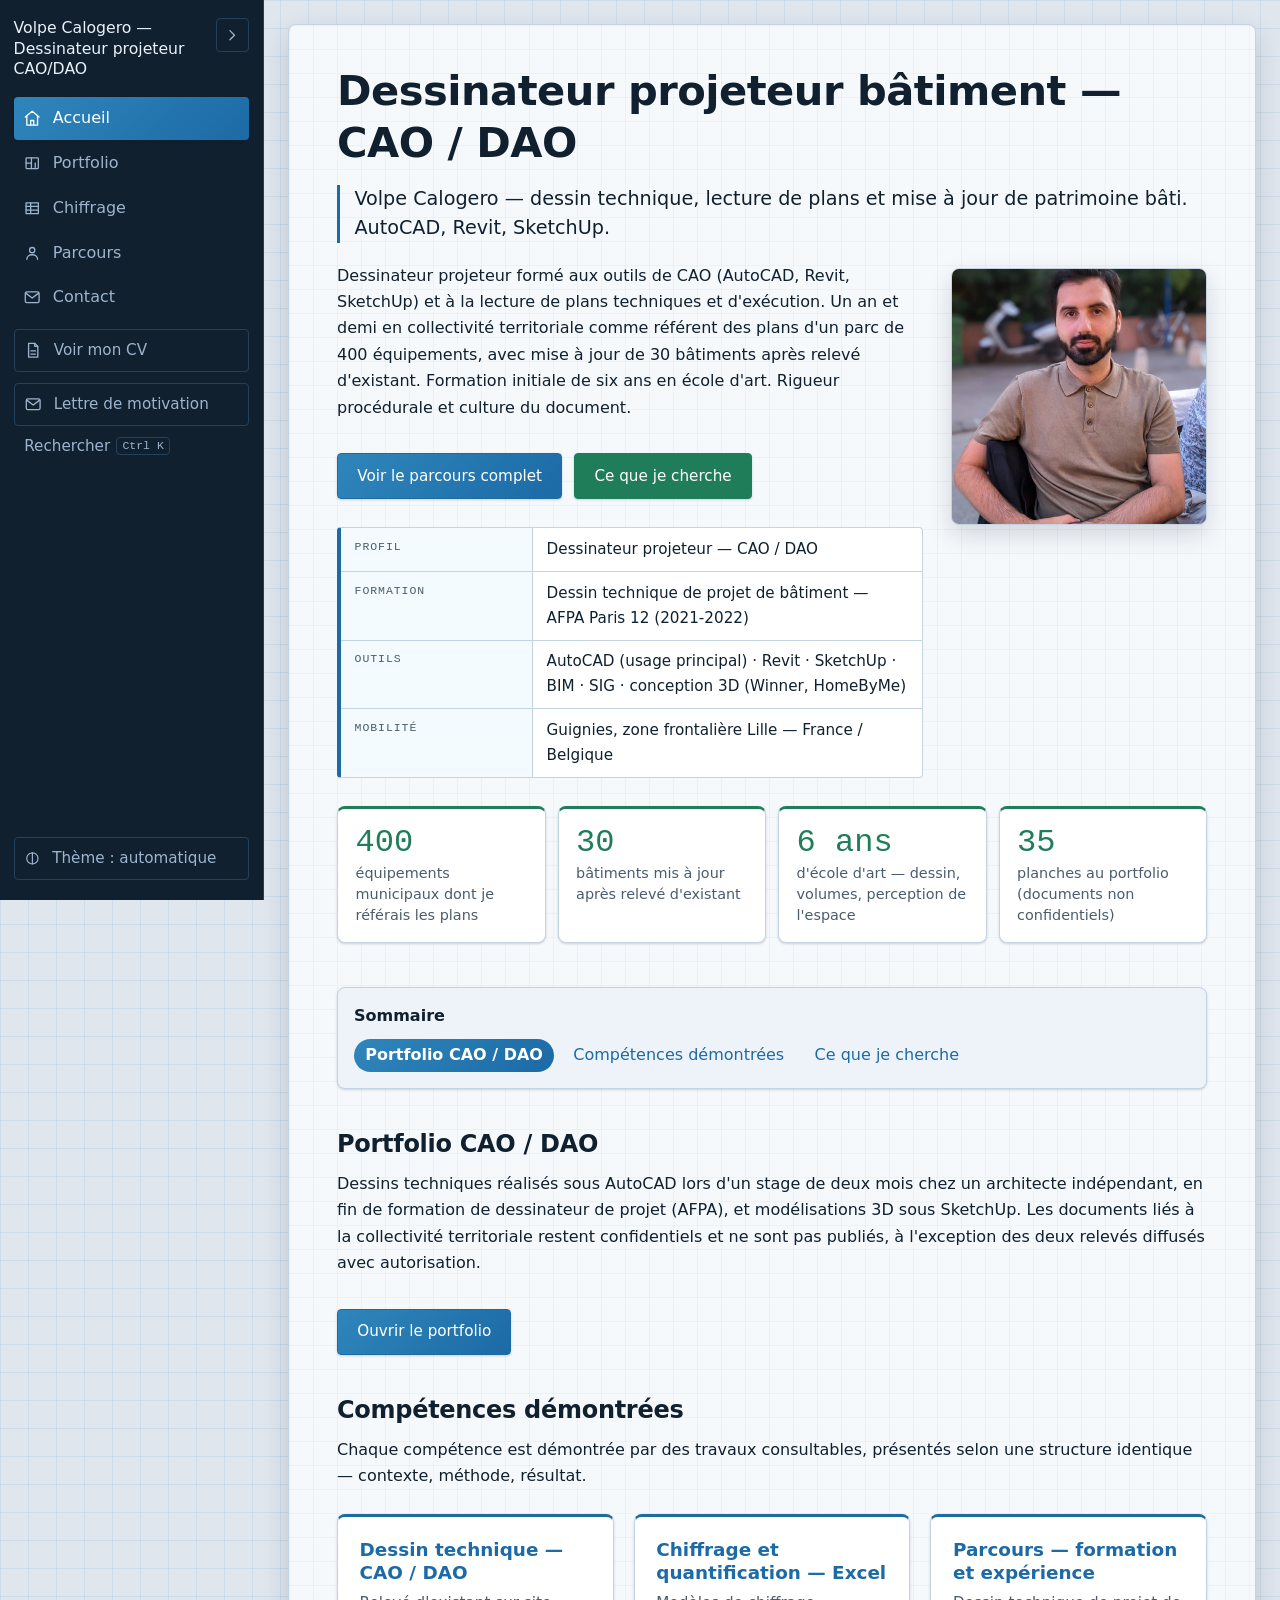
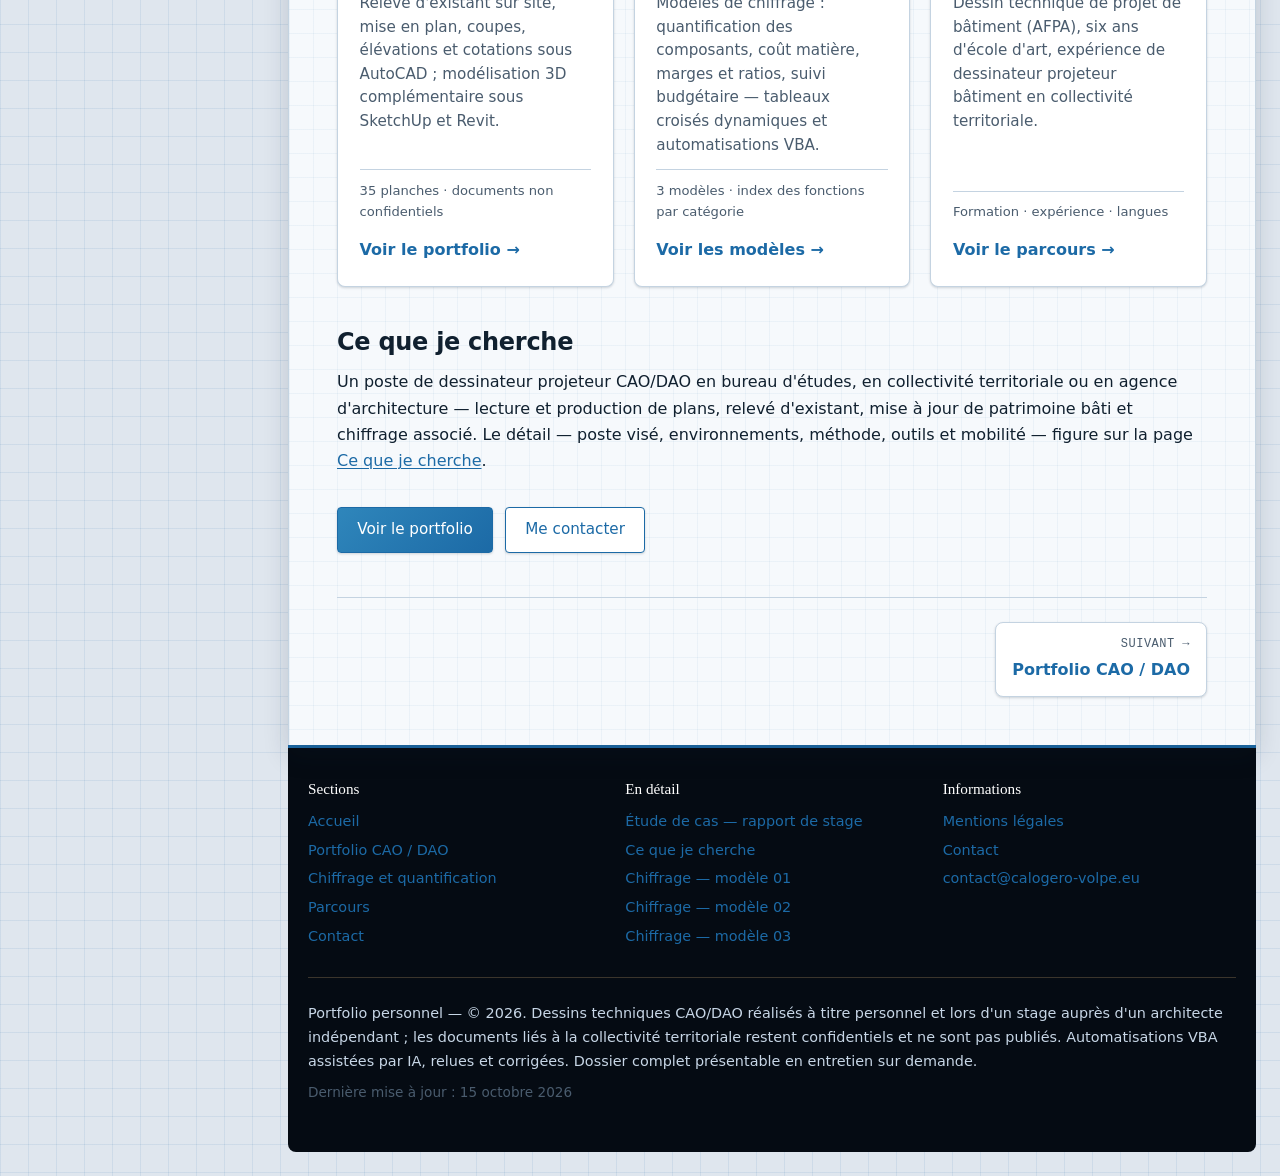
<file: index.html>
<!DOCTYPE html>
<html lang="fr">
<head>
<meta charset="utf-8">
<meta name="viewport" content="width=device-width, initial-scale=1, viewport-fit=cover">
<title>Volpe Calogero — Dessinateur projeteur CAO / DAO</title>
<meta name="description" content="Portfolio de dessin technique CAO/DAO : plans et réalisations sous AutoCAD, relevés d'existant, coupes et élévations. Volpe Calogero, dessinateur projeteur.">
    <meta property="og:type" content="website">
    <meta property="og:site_name" content="Volpe Calogero — Dessinateur projeteur CAO/DAO">
    <meta property="og:locale" content="fr_FR">
    <meta property="og:title" content="Volpe Calogero — Dessinateur projeteur CAO / DAO">
    <meta property="og:description" content="Portfolio de dessin technique CAO/DAO : plans et réalisations sous AutoCAD, relevés d'existant, coupes et élévations.">
    <meta property="og:url" content="https://calogerovolpe.github.io/mes-realisations-batiments/">
<script>try{var t=localStorage.getItem('theme');if(t){document.documentElement.setAttribute('data-theme',t)}}catch(e){}</script>
<link rel="stylesheet" href="assets/css/style.css">
<link rel="stylesheet" href="assets/css/print.css" media="print">
<script src="assets/js/main.js" defer></script>
</head>
<body>
  <a class="skip-link" href="#contenu">Aller au contenu</a>
<input type="checkbox" id="nav-reduit" class="nav-reduit" aria-label="Réduire ou déployer le menu">
<aside class="site-sidebar">
  <div class="sidebar-tete">
    <a class="site-title" href="index.html" aria-label="Volpe Calogero — Dessinateur projeteur CAO/DAO"><span class="marque-nom">Volpe Calogero — Dessinateur projeteur CAO/DAO</span><span class="marque-sigle" aria-hidden="true">VC</span></a>
    <label for="nav-reduit" class="sidebar-bascule"><svg class="nav-ico" viewBox="0 0 24 24" aria-hidden="true" focusable="false"><path d="m9 6 6 6-6 6"/></svg><span class="visually-hidden">Réduire ou déployer le menu</span></label>
  </div>
  <nav class="site-nav" aria-label="Navigation principale">
    <ul>
        <li><a href="index.html" aria-current="page"><svg class="nav-ico" viewBox="0 0 24 24" aria-hidden="true" focusable="false"><path d="M3 10.5 12 3l9 7.5"/><path d="M5 9.5V21h14V9.5"/><path d="M10 21v-6h4v6"/></svg><span class="nav-libelle">Accueil</span></a></li>
        <li><a href="portfolio.html"><svg class="nav-ico" viewBox="0 0 24 24" aria-hidden="true" focusable="false"><rect x="4" y="5" width="16" height="14" rx="1"/><path d="M4 12h7"/><path d="M11 5v14"/><path d="M16 12v7"/></svg><span class="nav-libelle">Portfolio</span></a></li>
        <li><a href="excel.html"><svg class="nav-ico" viewBox="0 0 24 24" aria-hidden="true" focusable="false"><path d="M4 5h16v14H4z"/><path d="M4 9.5h16"/><path d="M4 14.5h16"/><path d="M10 5v14"/></svg><span class="nav-libelle">Chiffrage</span></a></li>
        <li><a href="parcours.html"><svg class="nav-ico" viewBox="0 0 24 24" aria-hidden="true" focusable="false"><circle cx="12" cy="8" r="3.4"/><path d="M5 20c0-3.6 3.1-6 7-6s7 2.4 7 6"/></svg><span class="nav-libelle">Parcours</span></a></li>
        <li><a href="contact.html"><svg class="nav-ico" viewBox="0 0 24 24" aria-hidden="true" focusable="false"><rect x="3" y="5" width="18" height="14" rx="2"/><path d="m4 7 8 6 8-6"/></svg><span class="nav-libelle">Contact</span></a></li>
    </ul>
  </nav>
</aside>
<main class="site-main" id="contenu">
  <h1>Dessinateur projeteur bâtiment — CAO / DAO</h1>
  <p class="accroche">Volpe Calogero — dessin technique, lecture de plans et mise à jour de patrimoine bâti. AutoCAD, Revit, SketchUp.</p>
  <figure class="photo-profil">
    <img src="assets/img/photo-profil.jpg" alt="Portrait" width="478" height="480">
  </figure>
  <p>Dessinateur projeteur formé aux outils de CAO (AutoCAD, Revit, SketchUp) et à la lecture de plans techniques et d'exécution. Un an et demi en collectivité territoriale comme référent des plans d'un parc de 400 équipements, avec mise à jour de 30 bâtiments après relevé d'existant. Formation initiale de six ans en école d'art. Rigueur procédurale et culture du document.</p>
  <div class="cta"><a class="btn" href="parcours.html">Voir le parcours complet</a> <a class="btn btn-vert" href="ce-que-je-cherche.html">Ce que je cherche</a></div>

  <div class="cartouche">
    <div class="cartouche-ligne"><span class="cartouche-cle">Profil</span><span class="cartouche-val">Dessinateur projeteur — CAO / DAO</span></div>
    <div class="cartouche-ligne"><span class="cartouche-cle">Formation</span><span class="cartouche-val">Dessin technique de projet de bâtiment — AFPA Paris 12 (2021-2022)</span></div>
    <div class="cartouche-ligne"><span class="cartouche-cle">Outils</span><span class="cartouche-val">AutoCAD (usage principal) · Revit · SketchUp · BIM · SIG · conception 3D (Winner, HomeByMe)</span></div>
    <div class="cartouche-ligne"><span class="cartouche-cle">Mobilité</span><span class="cartouche-val">Guignies, zone frontalière Lille — France / Belgique</span></div>
  </div>

  <ul class="stats">
    <li class="stat"><span class="stat-valeur">400</span><span class="stat-libelle">équipements municipaux dont je référais les plans</span></li>
    <li class="stat"><span class="stat-valeur">30</span><span class="stat-libelle">bâtiments mis à jour après relevé d'existant</span></li>
    <li class="stat"><span class="stat-valeur">6 ans</span><span class="stat-libelle">d'école d'art — dessin, volumes, perception de l'espace</span></li>
    <li class="stat"><span class="stat-valeur">35</span><span class="stat-libelle">planches au portfolio (documents non confidentiels)</span></li>
  </ul>
  <h2 id="portfolio">Portfolio CAO / DAO</h2>
  <p>Dessins techniques réalisés sous AutoCAD lors d'un stage de deux mois chez un architecte indépendant, en fin de formation de dessinateur de projet (AFPA), et modélisations 3D sous SketchUp. Les documents liés à la collectivité territoriale restent confidentiels et ne sont pas publiés, à l'exception des deux relevés diffusés avec autorisation.</p>
  <p class="cta"><a class="btn" href="portfolio.html">Ouvrir le portfolio</a></p>

  <h2 id="competences">Compétences démontrées</h2>
  <p>Chaque compétence est démontrée par des travaux consultables, présentés selon une structure identique — contexte, méthode, résultat.</p>
  <div class="competences">
    <section class="competence">
      <h3 class="competence-titre"><a href="portfolio.html">Dessin technique — CAO / DAO</a></h3>
      <p class="competence-texte">Relevé d'existant sur site, mise en plan, coupes, élévations et cotations sous AutoCAD ; modélisation 3D complémentaire sous SketchUp et Revit.</p>
      <p class="competence-meta">35 planches · documents non confidentiels</p>
      <p class="competence-action"><a class="competence-lien" href="portfolio.html">Voir le portfolio <span aria-hidden="true">→</span></a></p>
    </section>
    <section class="competence">
      <h3 class="competence-titre"><a href="excel.html">Chiffrage et quantification — Excel</a></h3>
      <p class="competence-texte">Modèles de chiffrage : quantification des composants, coût matière, marges et ratios, suivi budgétaire — tableaux croisés dynamiques et automatisations VBA.</p>
      <p class="competence-meta">3 modèles · index des fonctions par catégorie</p>
      <p class="competence-action"><a class="competence-lien" href="excel.html">Voir les modèles <span aria-hidden="true">→</span></a></p>
    </section>
    <section class="competence">
      <h3 class="competence-titre"><a href="parcours.html">Parcours — formation et expérience</a></h3>
      <p class="competence-texte">Dessin technique de projet de bâtiment (AFPA), six ans d'école d'art, expérience de dessinateur projeteur bâtiment en collectivité territoriale.</p>
      <p class="competence-meta">Formation · expérience · langues</p>
      <p class="competence-action"><a class="competence-lien" href="parcours.html">Voir le parcours <span aria-hidden="true">→</span></a></p>
    </section>
  </div>

  <h2 id="recherche">Ce que je cherche</h2>
  <p>Un poste de dessinateur projeteur CAO/DAO en bureau d'études, en collectivité territoriale ou en agence d'architecture — lecture et production de plans, relevé d'existant, mise à jour de patrimoine bâti et chiffrage associé. Le détail — poste visé, environnements, méthode, outils et mobilité — figure sur la page <a href="ce-que-je-cherche.html">Ce que je cherche</a>.</p>

  <div class="cta">
    <a class="btn" href="portfolio.html">Voir le portfolio</a>
    <a class="btn btn-secondaire" href="contact.html">Me contacter</a>
  </div>

  <nav class="nav-fin" aria-label="Navigation entre les sections">
    <a class="nav-fin-lien nav-fin-suivant" href="portfolio.html">
      <span class="nav-fin-direction">Suivant →</span>
      <span class="nav-fin-titre">Portfolio CAO / DAO</span>
    </a>
  </nav>
</main>
<footer class="site-footer">
  <div class="site-footer-inner">
    <nav class="footer-nav" aria-label="Navigation de pied de page">
      <div class="footer-nav-groupe">
        <span class="footer-nav-titre">Sections</span>
        <ul>
          <li><a href="index.html">Accueil</a></li>
          <li><a href="portfolio.html">Portfolio CAO / DAO</a></li>
          <li><a href="excel.html">Chiffrage et quantification</a></li>
          <li><a href="parcours.html">Parcours</a></li>
          <li><a href="contact.html">Contact</a></li>
        </ul>
      </div>
      <div class="footer-nav-groupe">
        <span class="footer-nav-titre">En détail</span>
        <ul>
          <li><a href="etude-cas-rapport-stage.html">Étude de cas — rapport de stage</a></li>
          <li><a href="ce-que-je-cherche.html">Ce que je cherche</a></li>
          <li><a href="excel-modele-01-rentabilite.html">Chiffrage — modèle 01</a></li>
          <li><a href="excel-modele-02-cout-matiere.html">Chiffrage — modèle 02</a></li>
          <li><a href="excel-modele-03-investissement.html">Chiffrage — modèle 03</a></li>
        </ul>
      </div>
      <div class="footer-nav-groupe">
        <span class="footer-nav-titre">Informations</span>
        <ul>
          <li><a href="mentions-legales.html">Mentions légales</a></li>
          <li><a href="contact.html">Contact</a></li>
          <li><a href="mailto:contact@calogero-volpe.eu">contact@calogero-volpe.eu</a></li>
        </ul>
      </div>
    </nav>
    <p>Portfolio personnel — © 2026. Dessins techniques CAO/DAO réalisés à titre personnel et lors d'un stage auprès d'un architecte indépendant ; les documents liés à la collectivité territoriale restent confidentiels et ne sont pas publiés. Automatisations VBA assistées par IA, relues et corrigées. Dossier complet présentable en entretien sur demande.</p>
    <p class="maj">Dernière mise à jour : 15 octobre 2026</p>
  </div>
</footer>
</body>
</html>
</file>
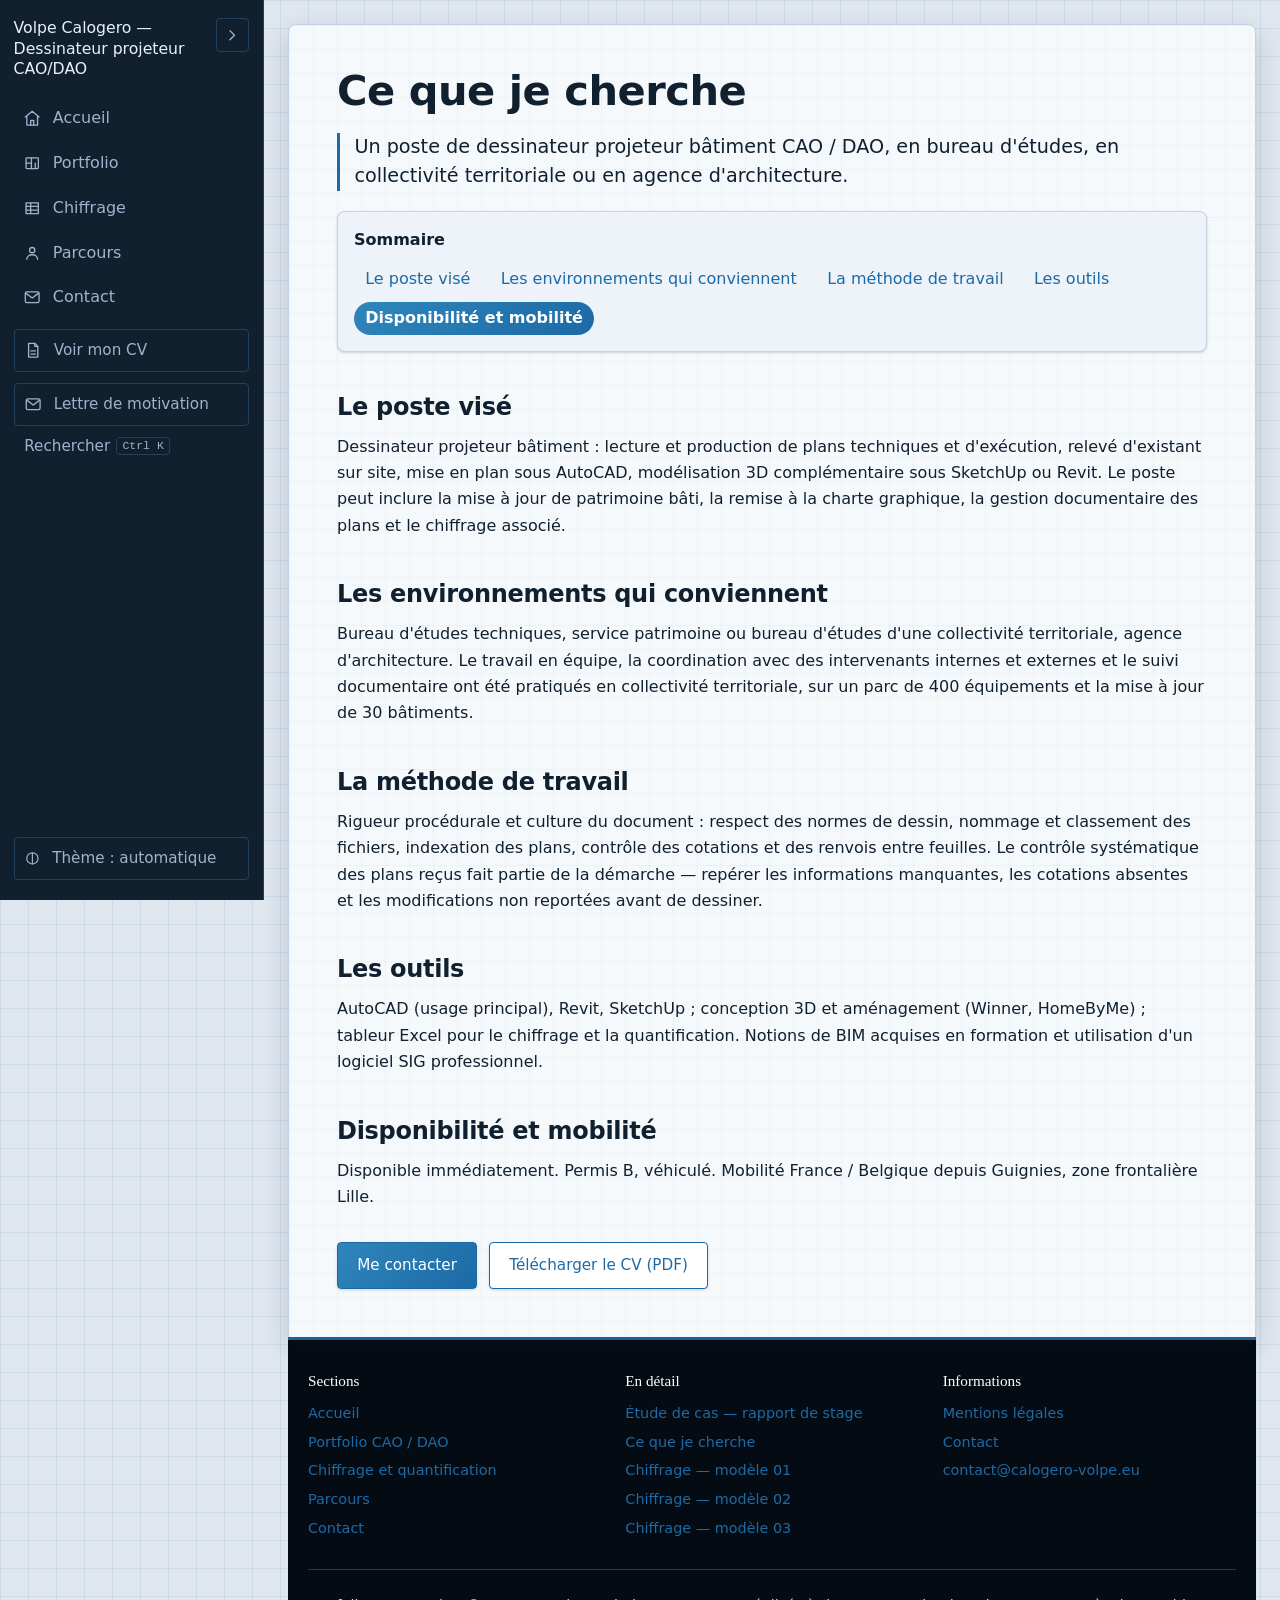
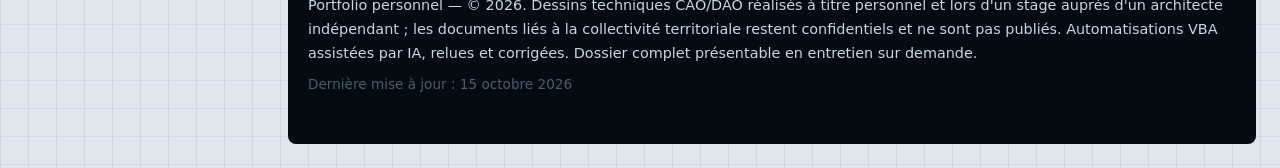
<file: ce-que-je-cherche.html>
<!DOCTYPE html>
<html lang="fr">
<head>
<meta charset="utf-8">
<meta name="viewport" content="width=device-width, initial-scale=1, viewport-fit=cover">
<title>Ce que je cherche — Volpe Calogero — Dessinateur projeteur CAO/DAO</title>
<meta name="description" content="Poste recherché : dessinateur projeteur bâtiment CAO/DAO en bureau d'études, en collectivité territoriale ou en agence d'architecture. Environnements, méthode, outils, mobilité.">
    <meta property="og:type" content="website">
    <meta property="og:site_name" content="Volpe Calogero — Dessinateur projeteur CAO/DAO">
    <meta property="og:locale" content="fr_FR">
    <meta property="og:title" content="Ce que je cherche — Volpe Calogero — Dessinateur projeteur CAO/DAO">
    <meta property="og:description" content="Poste recherché : dessinateur projeteur bâtiment CAO/DAO en bureau d'études, en collectivité territoriale ou en agence d'architecture.">
    <meta property="og:url" content="https://calogerovolpe.github.io/mes-realisations-batiments/ce-que-je-cherche.html">
<script>try{var t=localStorage.getItem('theme');if(t){document.documentElement.setAttribute('data-theme',t)}}catch(e){}</script>
<link rel="stylesheet" href="assets/css/style.css">
<link rel="stylesheet" href="assets/css/print.css" media="print">
<script src="assets/js/main.js" defer></script>
</head>
<body>
  <a class="skip-link" href="#contenu">Aller au contenu</a>
<input type="checkbox" id="nav-reduit" class="nav-reduit" aria-label="Réduire ou déployer le menu">
<aside class="site-sidebar">
  <div class="sidebar-tete">
    <a class="site-title" href="index.html" aria-label="Volpe Calogero — Dessinateur projeteur CAO/DAO"><span class="marque-nom">Volpe Calogero — Dessinateur projeteur CAO/DAO</span><span class="marque-sigle" aria-hidden="true">VC</span></a>
    <label for="nav-reduit" class="sidebar-bascule"><svg class="nav-ico" viewBox="0 0 24 24" aria-hidden="true" focusable="false"><path d="m9 6 6 6-6 6"/></svg><span class="visually-hidden">Réduire ou déployer le menu</span></label>
  </div>
  <nav class="site-nav" aria-label="Navigation principale">
    <ul>
        <li><a href="index.html"><svg class="nav-ico" viewBox="0 0 24 24" aria-hidden="true" focusable="false"><path d="M3 10.5 12 3l9 7.5"/><path d="M5 9.5V21h14V9.5"/><path d="M10 21v-6h4v6"/></svg><span class="nav-libelle">Accueil</span></a></li>
        <li><a href="portfolio.html"><svg class="nav-ico" viewBox="0 0 24 24" aria-hidden="true" focusable="false"><rect x="4" y="5" width="16" height="14" rx="1"/><path d="M4 12h7"/><path d="M11 5v14"/><path d="M16 12v7"/></svg><span class="nav-libelle">Portfolio</span></a></li>
        <li><a href="excel.html"><svg class="nav-ico" viewBox="0 0 24 24" aria-hidden="true" focusable="false"><path d="M4 5h16v14H4z"/><path d="M4 9.5h16"/><path d="M4 14.5h16"/><path d="M10 5v14"/></svg><span class="nav-libelle">Chiffrage</span></a></li>
        <li><a href="parcours.html"><svg class="nav-ico" viewBox="0 0 24 24" aria-hidden="true" focusable="false"><circle cx="12" cy="8" r="3.4"/><path d="M5 20c0-3.6 3.1-6 7-6s7 2.4 7 6"/></svg><span class="nav-libelle">Parcours</span></a></li>
        <li><a href="contact.html"><svg class="nav-ico" viewBox="0 0 24 24" aria-hidden="true" focusable="false"><rect x="3" y="5" width="18" height="14" rx="2"/><path d="m4 7 8 6 8-6"/></svg><span class="nav-libelle">Contact</span></a></li>
    </ul>
  </nav>
</aside>
<main class="site-main" id="contenu">
  <h1>Ce que je cherche</h1>
  <p class="accroche">Un poste de dessinateur projeteur bâtiment CAO / DAO, en bureau d'études, en collectivité territoriale ou en agence d'architecture.</p>
  <h2>Le poste visé</h2>
  <p>Dessinateur projeteur bâtiment : lecture et production de plans techniques et d'exécution, relevé d'existant sur site, mise en plan sous AutoCAD, modélisation 3D complémentaire sous SketchUp ou Revit. Le poste peut inclure la mise à jour de patrimoine bâti, la remise à la charte graphique, la gestion documentaire des plans et le chiffrage associé.</p>

  <h2>Les environnements qui conviennent</h2>
  <p>Bureau d'études techniques, service patrimoine ou bureau d'études d'une collectivité territoriale, agence d'architecture. Le travail en équipe, la coordination avec des intervenants internes et externes et le suivi documentaire ont été pratiqués en collectivité territoriale, sur un parc de 400 équipements et la mise à jour de 30 bâtiments.</p>

  <h2>La méthode de travail</h2>
  <p>Rigueur procédurale et culture du document : respect des normes de dessin, nommage et classement des fichiers, indexation des plans, contrôle des cotations et des renvois entre feuilles. Le contrôle systématique des plans reçus fait partie de la démarche — repérer les informations manquantes, les cotations absentes et les modifications non reportées avant de dessiner.</p>

  <h2>Les outils</h2>
  <p>AutoCAD (usage principal), Revit, SketchUp ; conception 3D et aménagement (Winner, HomeByMe) ; tableur Excel pour le chiffrage et la quantification. Notions de BIM acquises en formation et utilisation d'un logiciel SIG professionnel.</p>

  <h2>Disponibilité et mobilité</h2>
  <p>Disponible immédiatement. Permis B, véhiculé. Mobilité France / Belgique depuis Guignies, zone frontalière Lille.</p>

  <div class="cta">
    <a class="btn" href="contact.html">Me contacter</a>
    <a class="btn btn-secondaire" href="assets/fichiers/cv-volpe-calogero.pdf">Télécharger le CV (PDF)</a>
  </div>

</main>
<footer class="site-footer">
  <div class="site-footer-inner">
    <nav class="footer-nav" aria-label="Navigation de pied de page">
      <div class="footer-nav-groupe">
        <span class="footer-nav-titre">Sections</span>
        <ul>
          <li><a href="index.html">Accueil</a></li>
          <li><a href="portfolio.html">Portfolio CAO / DAO</a></li>
          <li><a href="excel.html">Chiffrage et quantification</a></li>
          <li><a href="parcours.html">Parcours</a></li>
          <li><a href="contact.html">Contact</a></li>
        </ul>
      </div>
      <div class="footer-nav-groupe">
        <span class="footer-nav-titre">En détail</span>
        <ul>
          <li><a href="etude-cas-rapport-stage.html">Étude de cas — rapport de stage</a></li>
          <li><a href="ce-que-je-cherche.html">Ce que je cherche</a></li>
          <li><a href="excel-modele-01-rentabilite.html">Chiffrage — modèle 01</a></li>
          <li><a href="excel-modele-02-cout-matiere.html">Chiffrage — modèle 02</a></li>
          <li><a href="excel-modele-03-investissement.html">Chiffrage — modèle 03</a></li>
        </ul>
      </div>
      <div class="footer-nav-groupe">
        <span class="footer-nav-titre">Informations</span>
        <ul>
          <li><a href="mentions-legales.html">Mentions légales</a></li>
          <li><a href="contact.html">Contact</a></li>
          <li><a href="mailto:contact@calogero-volpe.eu">contact@calogero-volpe.eu</a></li>
        </ul>
      </div>
    </nav>
    <p>Portfolio personnel — © 2026. Dessins techniques CAO/DAO réalisés à titre personnel et lors d'un stage auprès d'un architecte indépendant ; les documents liés à la collectivité territoriale restent confidentiels et ne sont pas publiés. Automatisations VBA assistées par IA, relues et corrigées. Dossier complet présentable en entretien sur demande.</p>
    <p class="maj">Dernière mise à jour : 15 octobre 2026</p>
  </div>
</footer>
</body>
</html>
</file>
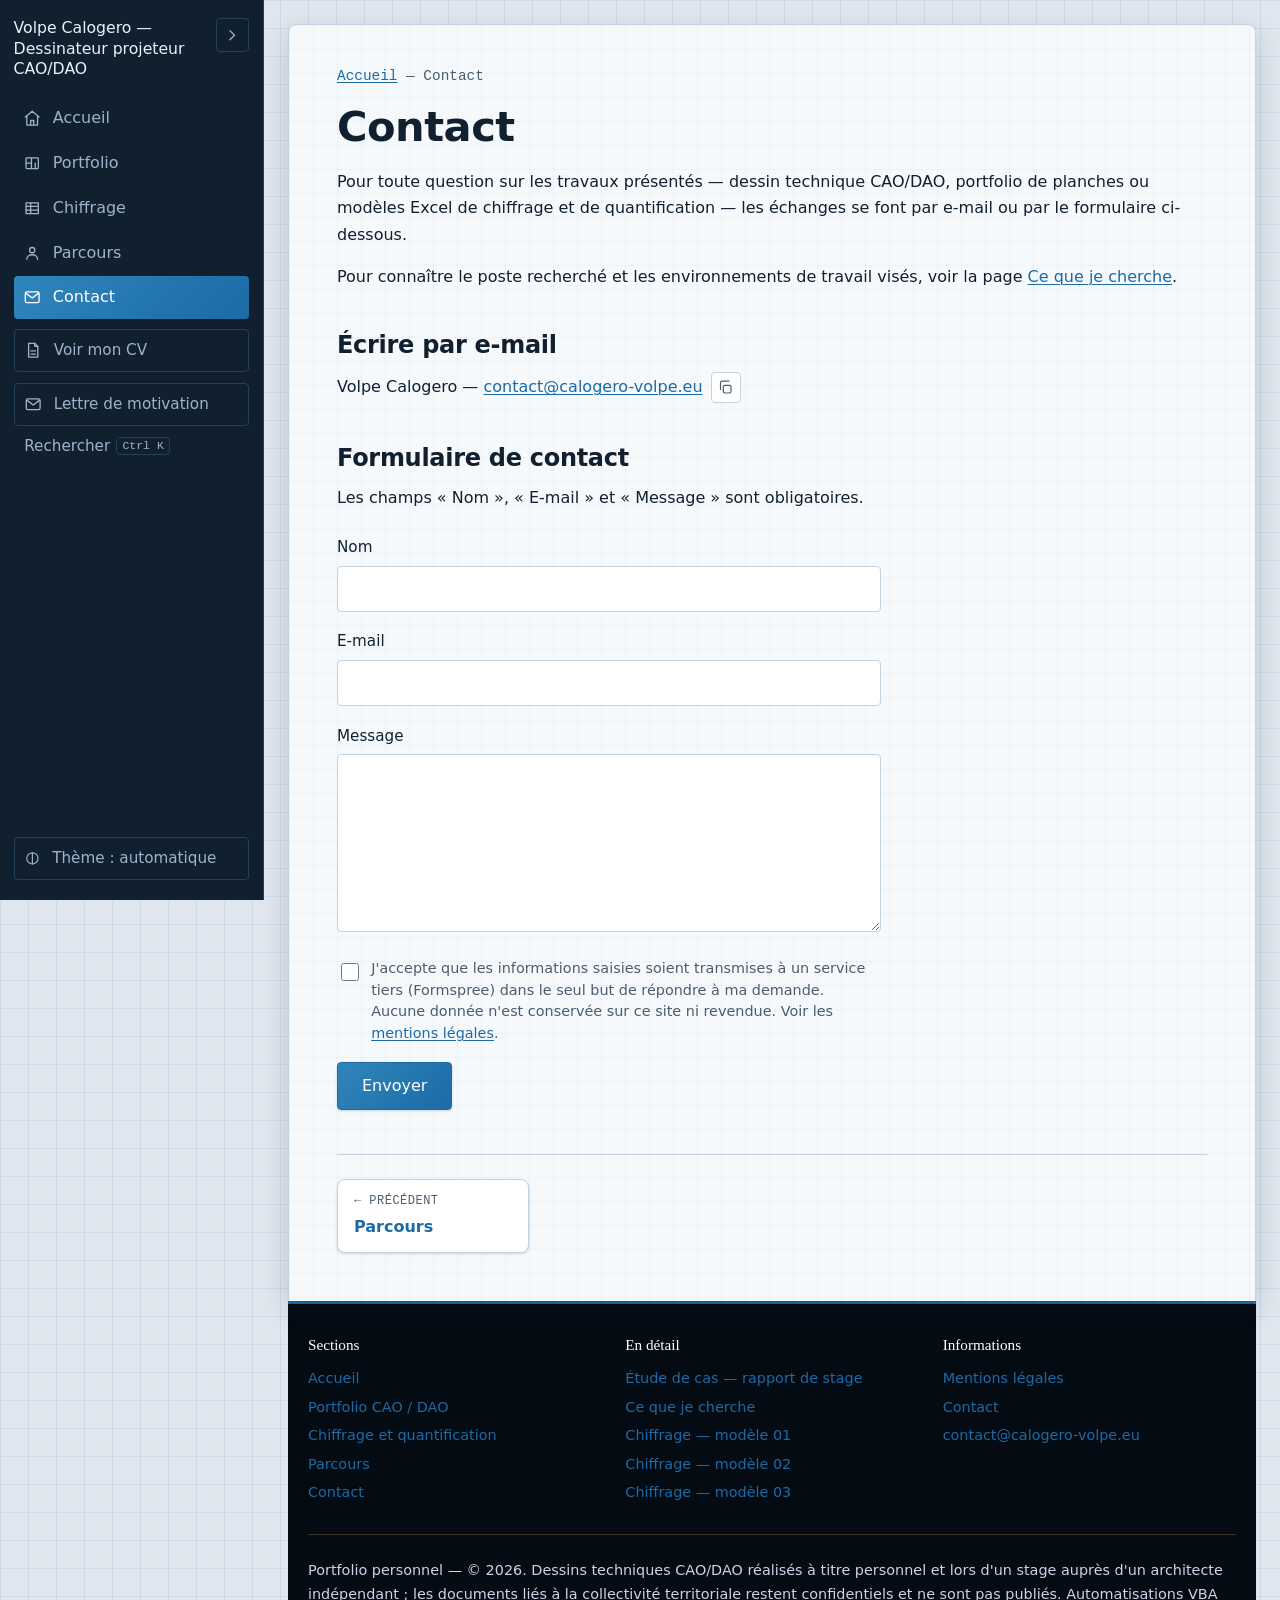
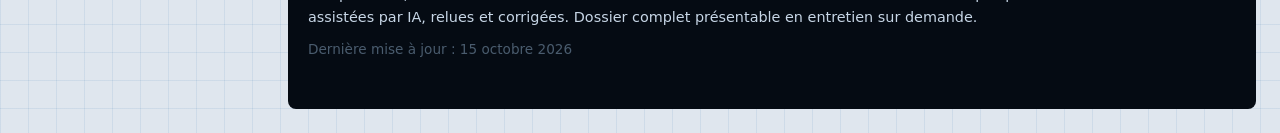
<file: contact.html>
<!DOCTYPE html>
<html lang="fr">
<head>
<meta charset="utf-8">
<meta name="viewport" content="width=device-width, initial-scale=1, viewport-fit=cover">
<title>Contact — Volpe Calogero — Dessinateur projeteur CAO/DAO</title>
<meta name="description" content="Formulaire de contact du portfolio : dessin technique CAO/DAO, portfolio de planches et modèles de chiffrage. Écrire pour demander des précisions sur les travaux présentés.">
    <meta property="og:type" content="website">
    <meta property="og:site_name" content="Volpe Calogero — Dessinateur projeteur CAO/DAO">
    <meta property="og:locale" content="fr_FR">
    <meta property="og:title" content="Contact — Volpe Calogero — Dessinateur projeteur CAO/DAO">
    <meta property="og:description" content="Formulaire de contact du portfolio : dessin technique CAO/DAO, portfolio de planches et modèles de chiffrage. Écrire pour demander des précisions sur les travaux présentés.">
    <meta property="og:url" content="https://calogerovolpe.github.io/mes-realisations-batiments/contact.html">
<script>try{var t=localStorage.getItem('theme');if(t){document.documentElement.setAttribute('data-theme',t)}}catch(e){}</script>
<link rel="stylesheet" href="assets/css/style.css">
<link rel="stylesheet" href="assets/css/print.css" media="print">
<script src="assets/js/main.js" defer></script>
</head>
<body>
  <a class="skip-link" href="#contenu">Aller au contenu</a>
<input type="checkbox" id="nav-reduit" class="nav-reduit" aria-label="Réduire ou déployer le menu">
<aside class="site-sidebar">
  <div class="sidebar-tete">
    <a class="site-title" href="index.html" aria-label="Volpe Calogero — Dessinateur projeteur CAO/DAO"><span class="marque-nom">Volpe Calogero — Dessinateur projeteur CAO/DAO</span><span class="marque-sigle" aria-hidden="true">VC</span></a>
    <label for="nav-reduit" class="sidebar-bascule"><svg class="nav-ico" viewBox="0 0 24 24" aria-hidden="true" focusable="false"><path d="m9 6 6 6-6 6"/></svg><span class="visually-hidden">Réduire ou déployer le menu</span></label>
  </div>
  <nav class="site-nav" aria-label="Navigation principale">
    <ul>
        <li><a href="index.html"><svg class="nav-ico" viewBox="0 0 24 24" aria-hidden="true" focusable="false"><path d="M3 10.5 12 3l9 7.5"/><path d="M5 9.5V21h14V9.5"/><path d="M10 21v-6h4v6"/></svg><span class="nav-libelle">Accueil</span></a></li>
        <li><a href="portfolio.html"><svg class="nav-ico" viewBox="0 0 24 24" aria-hidden="true" focusable="false"><rect x="4" y="5" width="16" height="14" rx="1"/><path d="M4 12h7"/><path d="M11 5v14"/><path d="M16 12v7"/></svg><span class="nav-libelle">Portfolio</span></a></li>
        <li><a href="excel.html"><svg class="nav-ico" viewBox="0 0 24 24" aria-hidden="true" focusable="false"><path d="M4 5h16v14H4z"/><path d="M4 9.5h16"/><path d="M4 14.5h16"/><path d="M10 5v14"/></svg><span class="nav-libelle">Chiffrage</span></a></li>
        <li><a href="parcours.html"><svg class="nav-ico" viewBox="0 0 24 24" aria-hidden="true" focusable="false"><circle cx="12" cy="8" r="3.4"/><path d="M5 20c0-3.6 3.1-6 7-6s7 2.4 7 6"/></svg><span class="nav-libelle">Parcours</span></a></li>
        <li><a href="contact.html" aria-current="page"><svg class="nav-ico" viewBox="0 0 24 24" aria-hidden="true" focusable="false"><rect x="3" y="5" width="18" height="14" rx="2"/><path d="m4 7 8 6 8-6"/></svg><span class="nav-libelle">Contact</span></a></li>
    </ul>
  </nav>
</aside>
<main class="site-main" id="contenu">
  <p class="fil-ariane"><a href="index.html">Accueil</a> — Contact</p>
  <h1>Contact</h1>
  <p>Pour toute question sur les travaux présentés — dessin technique CAO/DAO, portfolio de planches ou modèles Excel de chiffrage et de quantification — les échanges se font par e-mail ou par le formulaire ci-dessous.</p>
  <p>Pour connaître le poste recherché et les environnements de travail visés, voir la page <a href="ce-que-je-cherche.html">Ce que je cherche</a>.</p>

  <h2>Écrire par e-mail</h2>
  <p>Volpe Calogero — <a href="mailto:contact@calogero-volpe.eu">contact@calogero-volpe.eu</a></p>

  <h2>Formulaire de contact</h2>
  <p>Les champs « Nom », « E-mail » et « Message » sont obligatoires.</p>
  <!-- Formulaire traité par le service tiers Formspree. Remplacer VOTRE_ID par l'identifiant du formulaire. -->
  <form class="form" action="https://formspree.io/f/VOTRE_ID" method="POST">
    <input type="hidden" name="_subject" value="Contact — portfolio mes-realisations-batiments">
    <div class="form-champ">
      <label for="nom">Nom</label>
      <input type="text" id="nom" name="nom" autocomplete="name" required>
    </div>
    <div class="form-champ">
      <label for="email">E-mail</label>
      <input type="email" id="email" name="email" autocomplete="email" required>
    </div>
    <div class="form-champ">
      <label for="message">Message</label>
      <textarea id="message" name="message" rows="6" required></textarea>
    </div>
    <div class="form-champ form-consentement">
      <input type="checkbox" id="consentement" name="consentement" value="oui" required>
      <label for="consentement">J'accepte que les informations saisies soient transmises à un service tiers (Formspree) dans le seul but de répondre à ma demande. Aucune donnée n'est conservée sur ce site ni revendue. Voir les <a href="mentions-legales.html">mentions légales</a>.</label>
    </div>
    <div class="form-champ">
      <button type="submit">Envoyer</button>
    </div>
  </form>

  <nav class="nav-fin" aria-label="Navigation entre les sections">
    <a class="nav-fin-lien nav-fin-precedent" href="parcours.html">
      <span class="nav-fin-direction">← Précédent</span>
      <span class="nav-fin-titre">Parcours</span>
    </a>
  </nav>
</main>
<footer class="site-footer">
  <div class="site-footer-inner">
    <nav class="footer-nav" aria-label="Navigation de pied de page">
      <div class="footer-nav-groupe">
        <span class="footer-nav-titre">Sections</span>
        <ul>
          <li><a href="index.html">Accueil</a></li>
          <li><a href="portfolio.html">Portfolio CAO / DAO</a></li>
          <li><a href="excel.html">Chiffrage et quantification</a></li>
          <li><a href="parcours.html">Parcours</a></li>
          <li><a href="contact.html">Contact</a></li>
        </ul>
      </div>
      <div class="footer-nav-groupe">
        <span class="footer-nav-titre">En détail</span>
        <ul>
          <li><a href="etude-cas-rapport-stage.html">Étude de cas — rapport de stage</a></li>
          <li><a href="ce-que-je-cherche.html">Ce que je cherche</a></li>
          <li><a href="excel-modele-01-rentabilite.html">Chiffrage — modèle 01</a></li>
          <li><a href="excel-modele-02-cout-matiere.html">Chiffrage — modèle 02</a></li>
          <li><a href="excel-modele-03-investissement.html">Chiffrage — modèle 03</a></li>
        </ul>
      </div>
      <div class="footer-nav-groupe">
        <span class="footer-nav-titre">Informations</span>
        <ul>
          <li><a href="mentions-legales.html">Mentions légales</a></li>
          <li><a href="contact.html">Contact</a></li>
          <li><a href="mailto:contact@calogero-volpe.eu">contact@calogero-volpe.eu</a></li>
        </ul>
      </div>
    </nav>
    <p>Portfolio personnel — © 2026. Dessins techniques CAO/DAO réalisés à titre personnel et lors d'un stage auprès d'un architecte indépendant ; les documents liés à la collectivité territoriale restent confidentiels et ne sont pas publiés. Automatisations VBA assistées par IA, relues et corrigées. Dossier complet présentable en entretien sur demande.</p>
    <p class="maj">Dernière mise à jour : 15 octobre 2026</p>
  </div>
</footer>
</body>
</html>
</file>
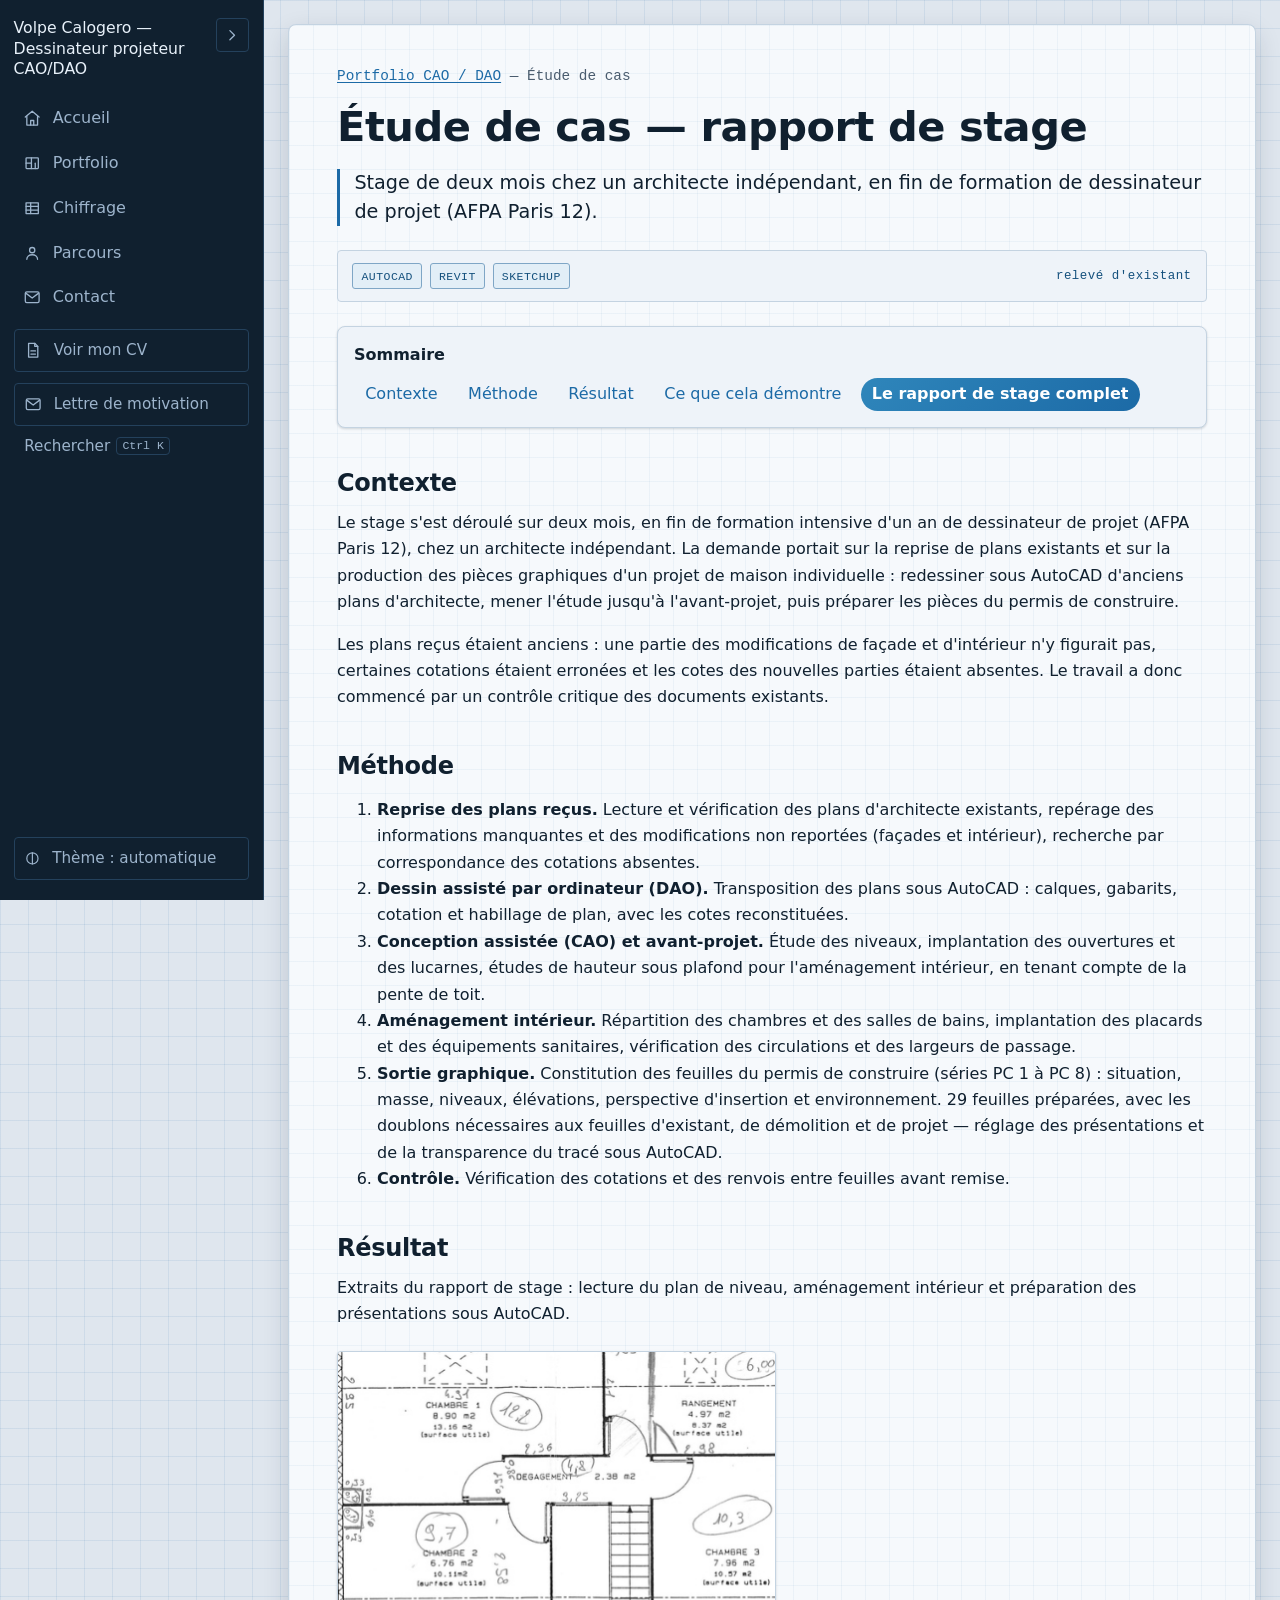
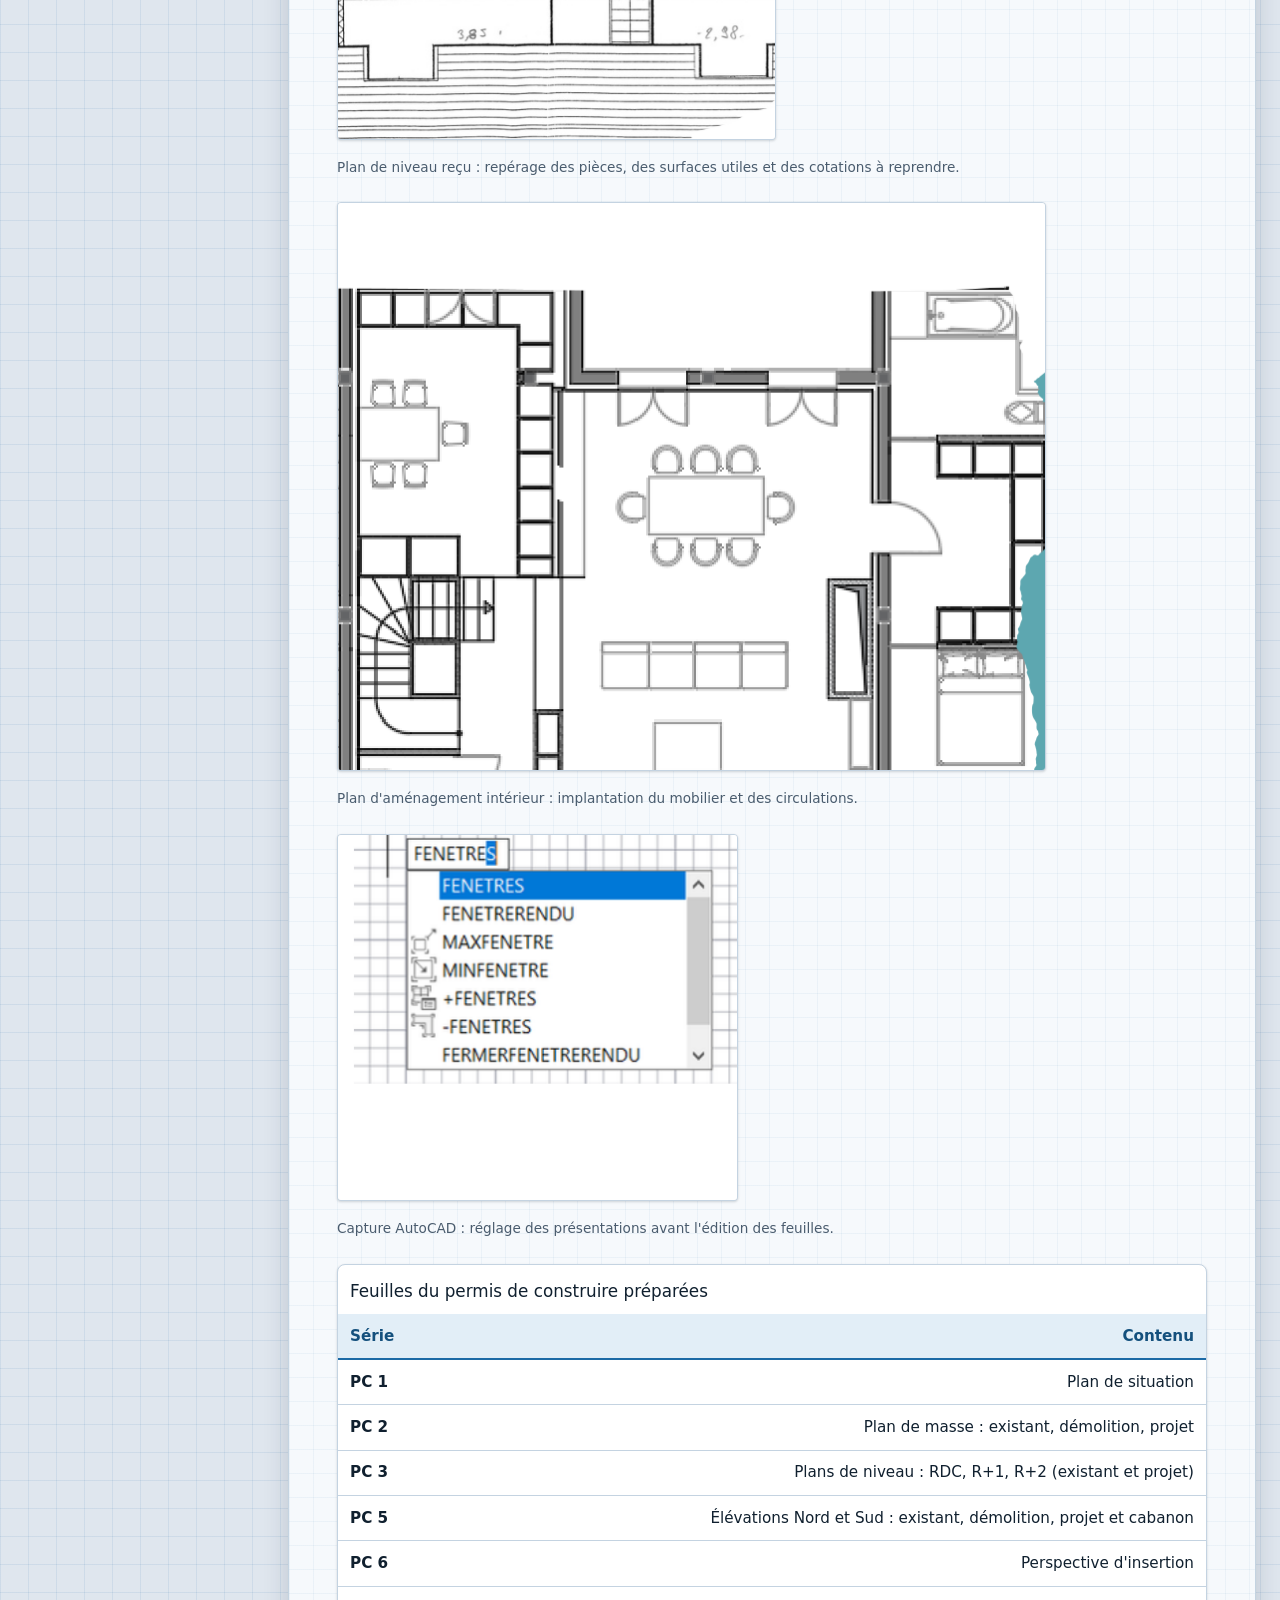
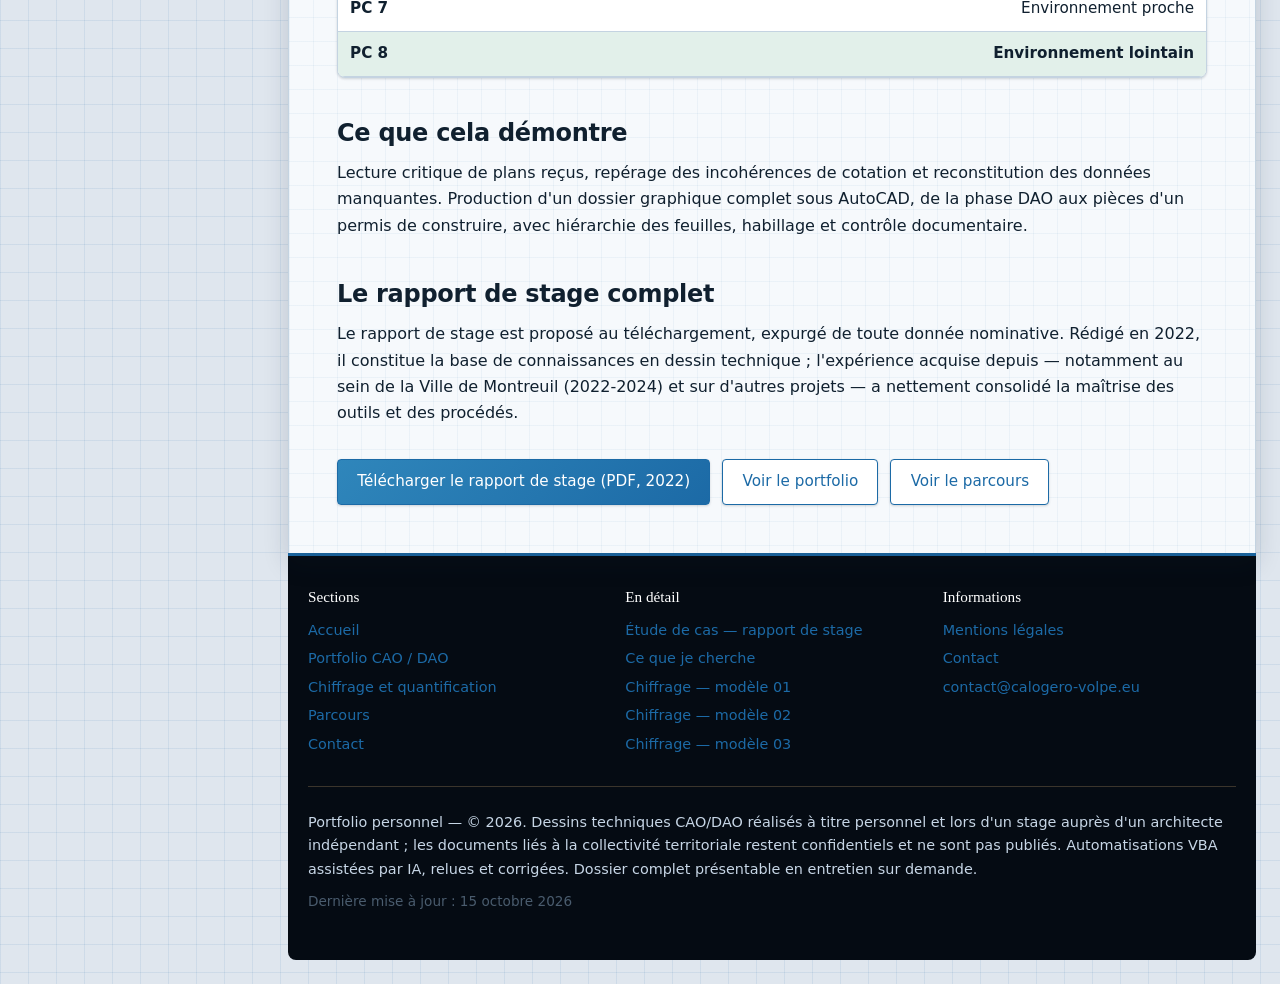
<file: etude-cas-rapport-stage.html>
<!DOCTYPE html>
<html lang="fr">
<head>
<meta charset="utf-8">
<meta name="viewport" content="width=device-width, initial-scale=1, viewport-fit=cover">
<title>Étude de cas — rapport de stage CAO/DAO — Volpe Calogero — Dessinateur projeteur</title>
<meta name="description" content="Étude de cas du stage de deux mois chez un architecte indépendant : reprise de plans d'architecte sous AutoCAD, dessin et conception assistés, aménagement intérieur et pièces du permis de construire.">
    <meta property="og:type" content="article">
    <meta property="og:site_name" content="Volpe Calogero — Dessinateur projeteur CAO/DAO">
    <meta property="og:locale" content="fr_FR">
    <meta property="og:title" content="Étude de cas — rapport de stage CAO/DAO">
    <meta property="og:description" content="Reprise de plans d'architecte sous AutoCAD, aménagement intérieur et pièces du permis de construire.">
    <meta property="og:url" content="https://calogerovolpe.github.io/mes-realisations-batiments/etude-cas-rapport-stage.html">
<script>try{var t=localStorage.getItem('theme');if(t){document.documentElement.setAttribute('data-theme',t)}}catch(e){}</script>
<link rel="stylesheet" href="assets/css/style.css">
<link rel="stylesheet" href="assets/css/print.css" media="print">
<script src="assets/js/main.js" defer></script>
</head>
<body>
  <a class="skip-link" href="#contenu">Aller au contenu</a>
<input type="checkbox" id="nav-reduit" class="nav-reduit" aria-label="Réduire ou déployer le menu">
<aside class="site-sidebar">
  <div class="sidebar-tete">
    <a class="site-title" href="index.html" aria-label="Volpe Calogero — Dessinateur projeteur CAO/DAO"><span class="marque-nom">Volpe Calogero — Dessinateur projeteur CAO/DAO</span><span class="marque-sigle" aria-hidden="true">VC</span></a>
    <label for="nav-reduit" class="sidebar-bascule"><svg class="nav-ico" viewBox="0 0 24 24" aria-hidden="true" focusable="false"><path d="m9 6 6 6-6 6"/></svg><span class="visually-hidden">Réduire ou déployer le menu</span></label>
  </div>
  <nav class="site-nav" aria-label="Navigation principale">
    <ul>
        <li><a href="index.html"><svg class="nav-ico" viewBox="0 0 24 24" aria-hidden="true" focusable="false"><path d="M3 10.5 12 3l9 7.5"/><path d="M5 9.5V21h14V9.5"/><path d="M10 21v-6h4v6"/></svg><span class="nav-libelle">Accueil</span></a></li>
        <li><a href="portfolio.html"><svg class="nav-ico" viewBox="0 0 24 24" aria-hidden="true" focusable="false"><rect x="4" y="5" width="16" height="14" rx="1"/><path d="M4 12h7"/><path d="M11 5v14"/><path d="M16 12v7"/></svg><span class="nav-libelle">Portfolio</span></a></li>
        <li><a href="excel.html"><svg class="nav-ico" viewBox="0 0 24 24" aria-hidden="true" focusable="false"><path d="M4 5h16v14H4z"/><path d="M4 9.5h16"/><path d="M4 14.5h16"/><path d="M10 5v14"/></svg><span class="nav-libelle">Chiffrage</span></a></li>
        <li><a href="parcours.html"><svg class="nav-ico" viewBox="0 0 24 24" aria-hidden="true" focusable="false"><circle cx="12" cy="8" r="3.4"/><path d="M5 20c0-3.6 3.1-6 7-6s7 2.4 7 6"/></svg><span class="nav-libelle">Parcours</span></a></li>
        <li><a href="contact.html"><svg class="nav-ico" viewBox="0 0 24 24" aria-hidden="true" focusable="false"><rect x="3" y="5" width="18" height="14" rx="2"/><path d="m4 7 8 6 8-6"/></svg><span class="nav-libelle">Contact</span></a></li>
    </ul>
  </nav>
</aside>
<main class="site-main" id="contenu">
  <p class="fil-ariane"><a href="portfolio.html">Portfolio CAO / DAO</a> — Étude de cas</p>
  <h1>Étude de cas — rapport de stage</h1>
  <p class="accroche">Stage de deux mois chez un architecte indépendant, en fin de formation de dessinateur de projet (AFPA Paris 12).</p>
  <div class="bandeau-tech">
    <span class="badge">AutoCAD</span>
    <span class="badge">Revit</span>
    <span class="badge">SketchUp</span>
    <span class="bandeau-tech-nb">relevé d'existant</span>
  </div>
  <h2>Contexte</h2>
  <p>Le stage s'est déroulé sur deux mois, en fin de formation intensive d'un an de dessinateur de projet (AFPA Paris 12), chez un architecte indépendant. La demande portait sur la reprise de plans existants et sur la production des pièces graphiques d'un projet de maison individuelle : redessiner sous AutoCAD d'anciens plans d'architecte, mener l'étude jusqu'à l'avant-projet, puis préparer les pièces du permis de construire.</p>
  <p>Les plans reçus étaient anciens : une partie des modifications de façade et d'intérieur n'y figurait pas, certaines cotations étaient erronées et les cotes des nouvelles parties étaient absentes. Le travail a donc commencé par un contrôle critique des documents existants.</p>

  <h2>Méthode</h2>
  <ol>
    <li><strong>Reprise des plans reçus.</strong> Lecture et vérification des plans d'architecte existants, repérage des informations manquantes et des modifications non reportées (façades et intérieur), recherche par correspondance des cotations absentes.</li>
    <li><strong>Dessin assisté par ordinateur (DAO).</strong> Transposition des plans sous AutoCAD : calques, gabarits, cotation et habillage de plan, avec les cotes reconstituées.</li>
    <li><strong>Conception assistée (CAO) et avant-projet.</strong> Étude des niveaux, implantation des ouvertures et des lucarnes, études de hauteur sous plafond pour l'aménagement intérieur, en tenant compte de la pente de toit.</li>
    <li><strong>Aménagement intérieur.</strong> Répartition des chambres et des salles de bains, implantation des placards et des équipements sanitaires, vérification des circulations et des largeurs de passage.</li>
    <li><strong>Sortie graphique.</strong> Constitution des feuilles du permis de construire (séries PC 1 à PC 8) : situation, masse, niveaux, élévations, perspective d'insertion et environnement. 29 feuilles préparées, avec les doublons nécessaires aux feuilles d'existant, de démolition et de projet — réglage des présentations et de la transparence du tracé sous AutoCAD.</li>
    <li><strong>Contrôle.</strong> Vérification des cotations et des renvois entre feuilles avant remise.</li>
  </ol>

  <h2>Résultat</h2>
  <p>Extraits du rapport de stage : lecture du plan de niveau, aménagement intérieur et préparation des présentations sous AutoCAD.</p>
  <figure>
    <img src="assets/img/rapport-stage-plan-niveau.png" alt="Plan de niveau annoté : pièces, surfaces utiles et cotations reprises pour la mise en plan." loading="lazy" width="439" height="388">
    <figcaption>Plan de niveau reçu : repérage des pièces, des surfaces utiles et des cotations à reprendre.</figcaption>
  </figure>
  <figure>
    <img src="assets/img/rapport-stage-plan-amenagement.png" alt="Plan d'aménagement intérieur : mobilier, cloisons et circulations." loading="lazy" width="709" height="568">
    <figcaption>Plan d'aménagement intérieur : implantation du mobilier et des circulations.</figcaption>
  </figure>
  <figure>
    <img src="assets/img/rapport-stage-autocad.png" alt="Capture d'écran AutoCAD : fenêtre de commande « Fenêtres » pour le réglage des présentations." loading="lazy" width="401" height="367">
    <figcaption>Capture AutoCAD : réglage des présentations avant l'édition des feuilles.</figcaption>
  </figure>
  <div class="table-wrap">
    <table class="table">
      <caption>Feuilles du permis de construire préparées</caption>
      <thead>
        <tr><th scope="col">Série</th><th scope="col">Contenu</th></tr>
      </thead>
      <tbody>
        <tr><th scope="row">PC 1</th><td>Plan de situation</td></tr>
        <tr><th scope="row">PC 2</th><td>Plan de masse : existant, démolition, projet</td></tr>
        <tr><th scope="row">PC 3</th><td>Plans de niveau : RDC, R+1, R+2 (existant et projet)</td></tr>
        <tr><th scope="row">PC 5</th><td>Élévations Nord et Sud : existant, démolition, projet et cabanon</td></tr>
        <tr><th scope="row">PC 6</th><td>Perspective d'insertion</td></tr>
        <tr><th scope="row">PC 7</th><td>Environnement proche</td></tr>
        <tr><th scope="row">PC 8</th><td>Environnement lointain</td></tr>
      </tbody>
    </table>
  </div>

  <h2>Ce que cela démontre</h2>
  <p>Lecture critique de plans reçus, repérage des incohérences de cotation et reconstitution des données manquantes. Production d'un dossier graphique complet sous AutoCAD, de la phase DAO aux pièces d'un permis de construire, avec hiérarchie des feuilles, habillage et contrôle documentaire.</p>

  <h2>Le rapport de stage complet</h2>
  <p>Le rapport de stage est proposé au téléchargement, expurgé de toute donnée nominative. Rédigé en 2022, il constitue la base de connaissances en dessin technique ; l'expérience acquise depuis — notamment au sein de la Ville de Montreuil (2022-2024) et sur d'autres projets — a nettement consolidé la maîtrise des outils et des procédés.</p>

  <div class="cta">
    <a class="btn" href="assets/fichiers/rapport-stage-2022.pdf">Télécharger le rapport de stage (PDF, 2022)</a>
    <a class="btn btn-secondaire" href="portfolio.html">Voir le portfolio</a>
    <a class="btn btn-secondaire" href="parcours.html">Voir le parcours</a>
  </div>

</main>
<footer class="site-footer">
  <div class="site-footer-inner">
    <nav class="footer-nav" aria-label="Navigation de pied de page">
      <div class="footer-nav-groupe">
        <span class="footer-nav-titre">Sections</span>
        <ul>
          <li><a href="index.html">Accueil</a></li>
          <li><a href="portfolio.html">Portfolio CAO / DAO</a></li>
          <li><a href="excel.html">Chiffrage et quantification</a></li>
          <li><a href="parcours.html">Parcours</a></li>
          <li><a href="contact.html">Contact</a></li>
        </ul>
      </div>
      <div class="footer-nav-groupe">
        <span class="footer-nav-titre">En détail</span>
        <ul>
          <li><a href="etude-cas-rapport-stage.html">Étude de cas — rapport de stage</a></li>
          <li><a href="ce-que-je-cherche.html">Ce que je cherche</a></li>
          <li><a href="excel-modele-01-rentabilite.html">Chiffrage — modèle 01</a></li>
          <li><a href="excel-modele-02-cout-matiere.html">Chiffrage — modèle 02</a></li>
          <li><a href="excel-modele-03-investissement.html">Chiffrage — modèle 03</a></li>
        </ul>
      </div>
      <div class="footer-nav-groupe">
        <span class="footer-nav-titre">Informations</span>
        <ul>
          <li><a href="mentions-legales.html">Mentions légales</a></li>
          <li><a href="contact.html">Contact</a></li>
          <li><a href="mailto:contact@calogero-volpe.eu">contact@calogero-volpe.eu</a></li>
        </ul>
      </div>
    </nav>
    <p>Portfolio personnel — © 2026. Dessins techniques CAO/DAO réalisés à titre personnel et lors d'un stage auprès d'un architecte indépendant ; les documents liés à la collectivité territoriale restent confidentiels et ne sont pas publiés. Automatisations VBA assistées par IA, relues et corrigées. Dossier complet présentable en entretien sur demande.</p>
    <p class="maj">Dernière mise à jour : 15 octobre 2026</p>
  </div>
</footer>
</body>
</html>
</file>
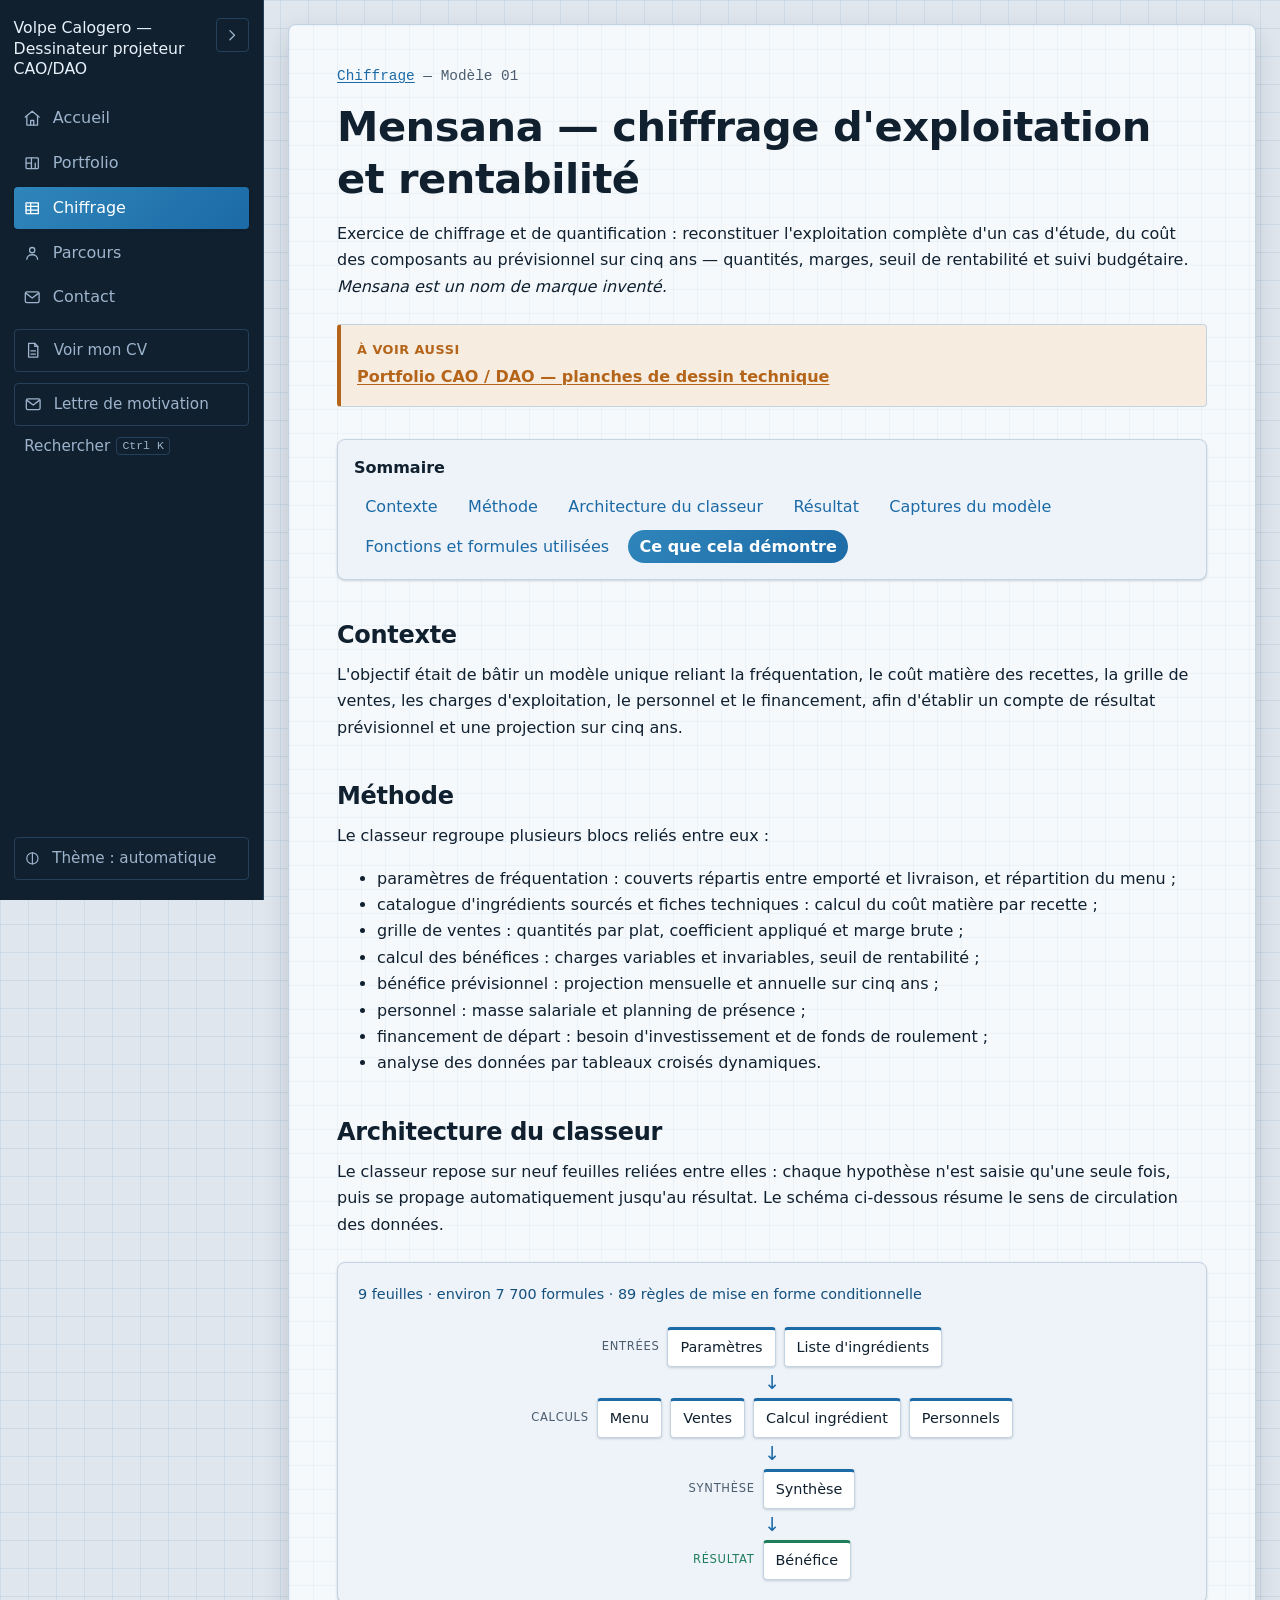
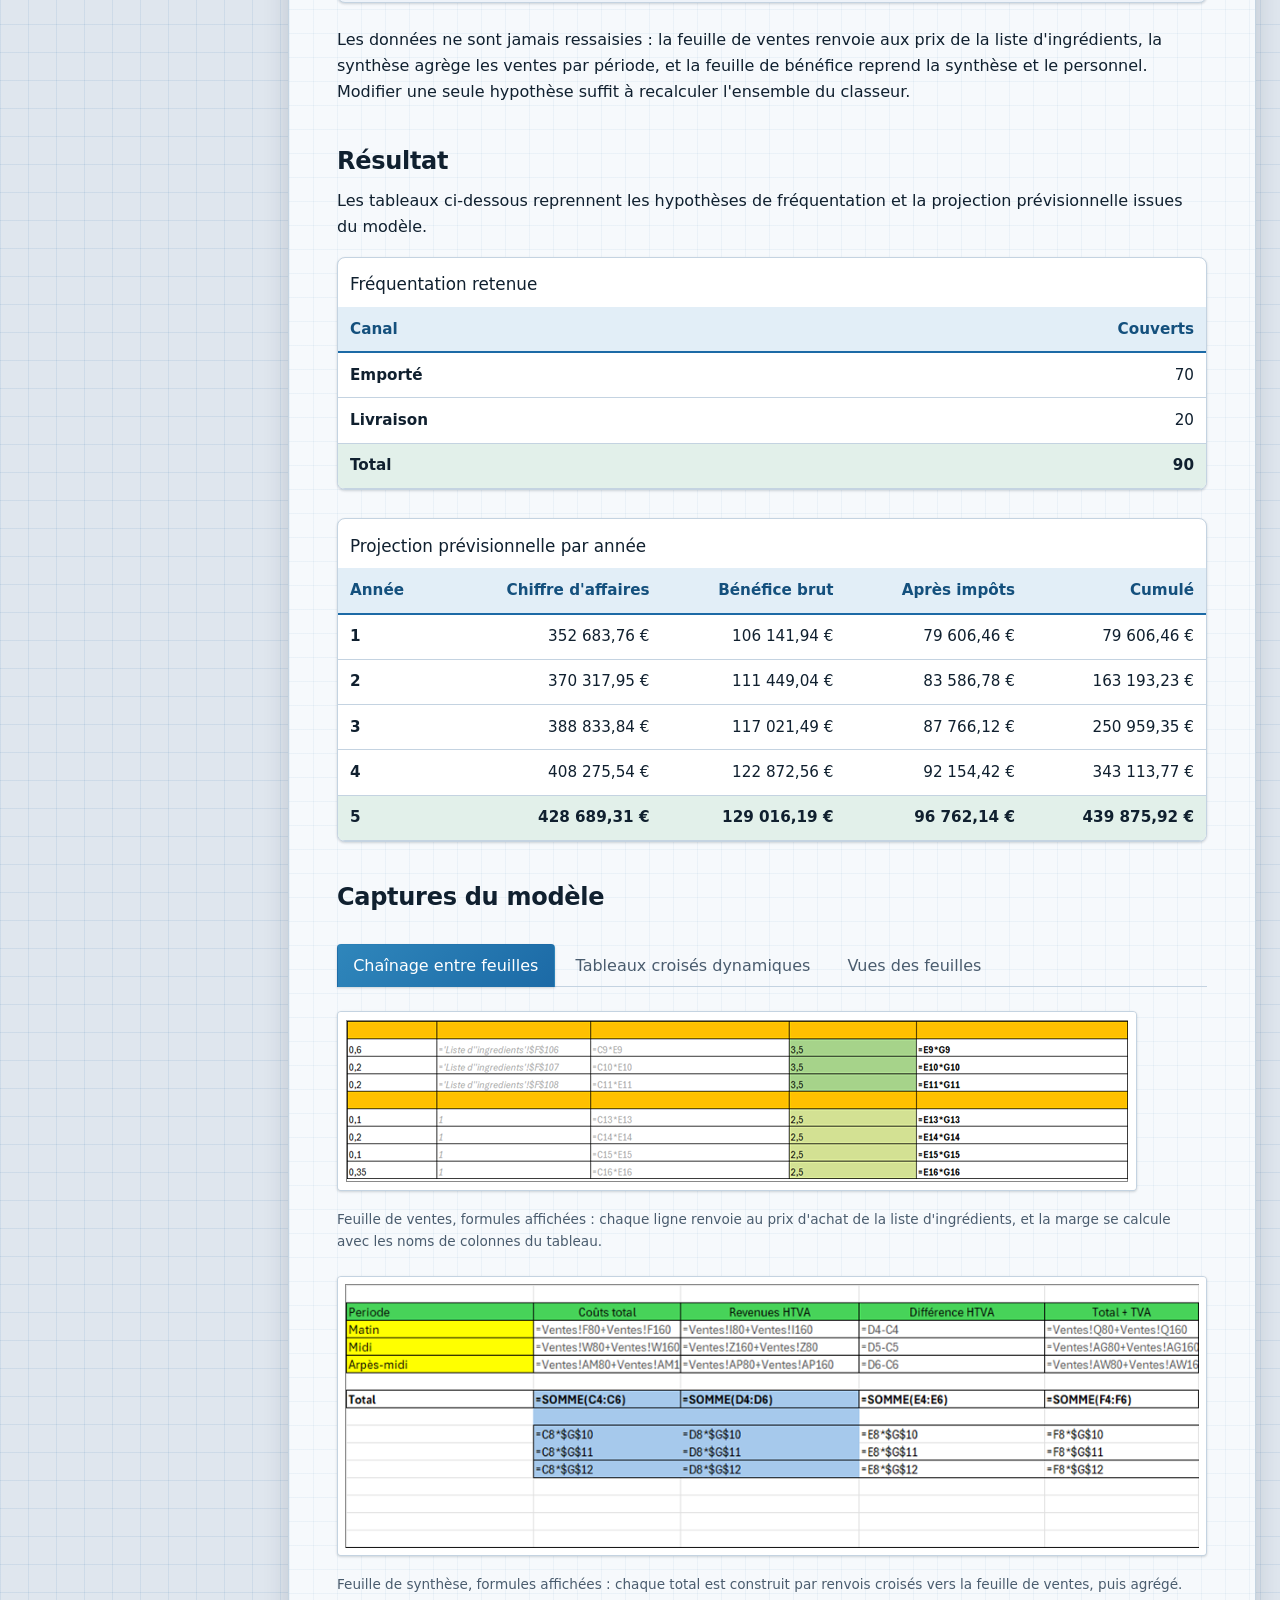
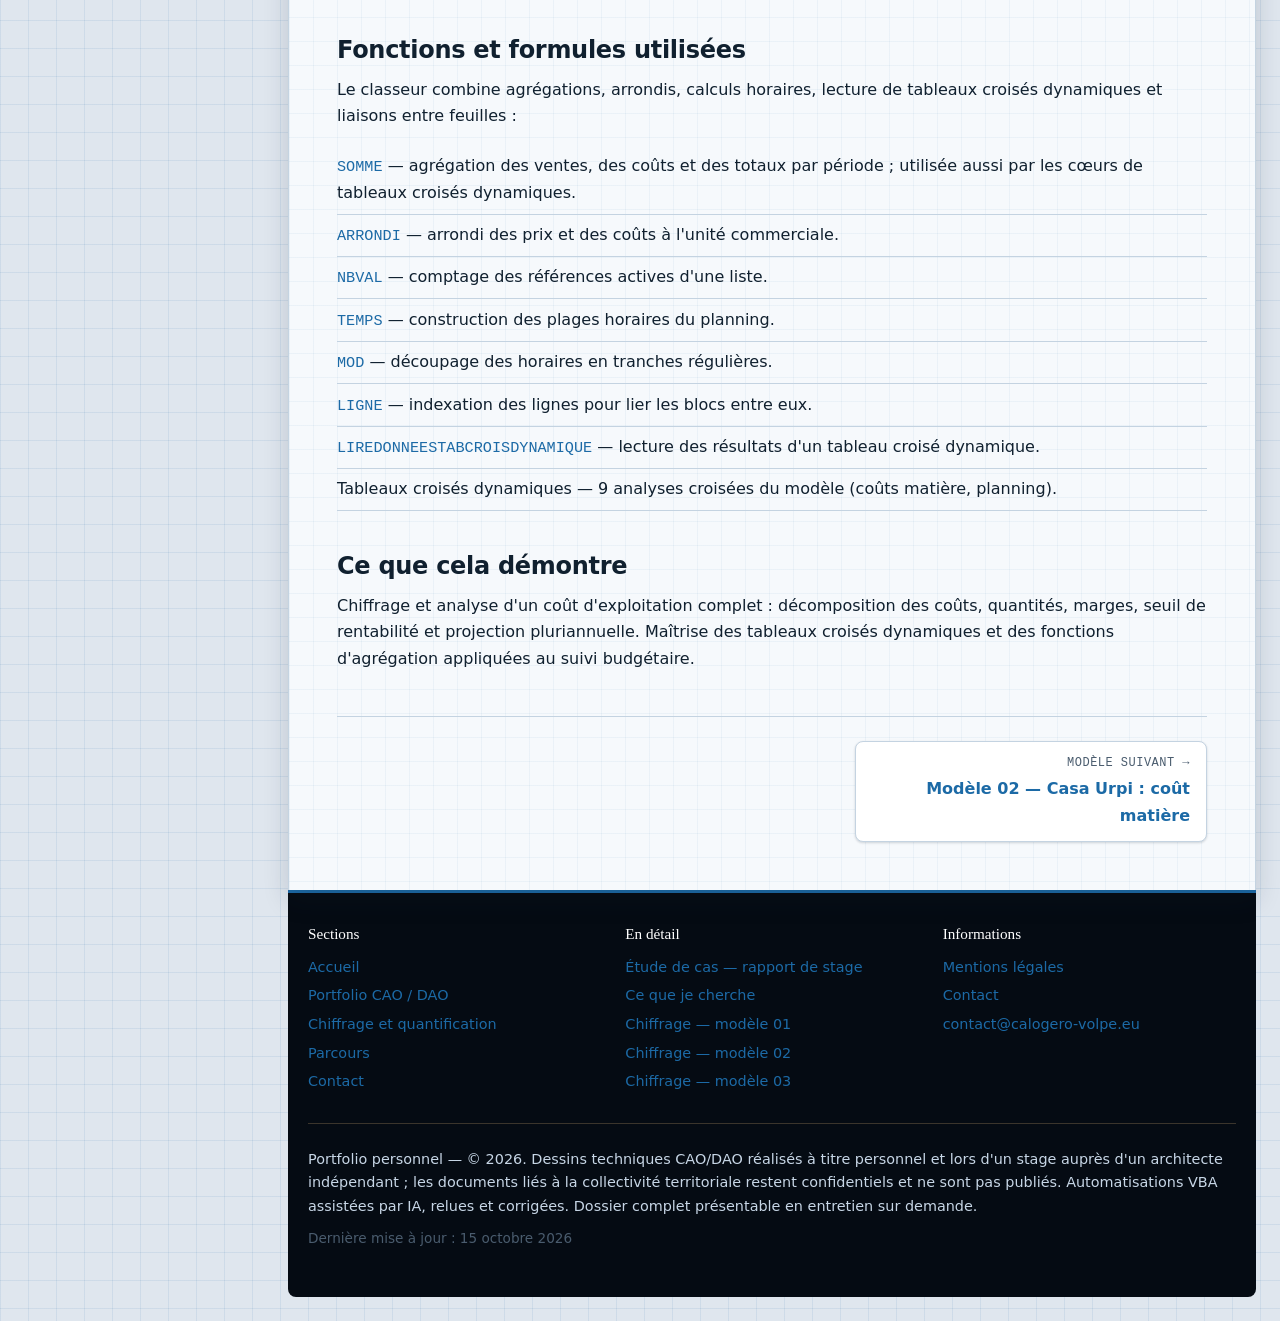
<file: excel-modele-01-rentabilite.html>
<!DOCTYPE html>
<html lang="fr">
<head>
<meta charset="utf-8">
<meta name="viewport" content="width=device-width, initial-scale=1, viewport-fit=cover">
<title>Mensana — modèle d'exploitation et de rentabilité — Volpe Calogero — Dessinateur projeteur CAO/DAO</title>
<meta name="description" content="Exercice de modélisation : modèle d'exploitation complet d'un restaurant de restauration saine (couverts, coût matière, ventes, bénéfice, prévisionnel sur cinq ans, tableaux croisés dynamiques).">
    <meta property="og:type" content="website">
    <meta property="og:site_name" content="Volpe Calogero — Dessinateur projeteur CAO/DAO">
    <meta property="og:locale" content="fr_FR">
    <meta property="og:title" content="Mensana — modèle d'exploitation et de rentabilité — Volpe Calogero — Dessinateur projeteur CAO/DAO">
    <meta property="og:description" content="Exercice de modélisation : modèle d'exploitation complet d'un restaurant de restauration saine (couverts, coût matière, ventes, bénéfice, prévisionnel sur cinq ans, tableaux croisés dynamiques).">
    <meta property="og:url" content="https://calogerovolpe.github.io/mes-realisations-batiments/excel-modele-01-rentabilite.html">
<script>try{var t=localStorage.getItem('theme');if(t){document.documentElement.setAttribute('data-theme',t)}}catch(e){}</script>
<link rel="stylesheet" href="assets/css/style.css">
<link rel="stylesheet" href="assets/css/print.css" media="print">
<script src="assets/js/main.js" defer></script>
</head>
<body>
  <a class="skip-link" href="#contenu">Aller au contenu</a>
<input type="checkbox" id="nav-reduit" class="nav-reduit" aria-label="Réduire ou déployer le menu">
<aside class="site-sidebar">
  <div class="sidebar-tete">
    <a class="site-title" href="index.html" aria-label="Volpe Calogero — Dessinateur projeteur CAO/DAO"><span class="marque-nom">Volpe Calogero — Dessinateur projeteur CAO/DAO</span><span class="marque-sigle" aria-hidden="true">VC</span></a>
    <label for="nav-reduit" class="sidebar-bascule"><svg class="nav-ico" viewBox="0 0 24 24" aria-hidden="true" focusable="false"><path d="m9 6 6 6-6 6"/></svg><span class="visually-hidden">Réduire ou déployer le menu</span></label>
  </div>
  <nav class="site-nav" aria-label="Navigation principale">
    <ul>
        <li><a href="index.html"><svg class="nav-ico" viewBox="0 0 24 24" aria-hidden="true" focusable="false"><path d="M3 10.5 12 3l9 7.5"/><path d="M5 9.5V21h14V9.5"/><path d="M10 21v-6h4v6"/></svg><span class="nav-libelle">Accueil</span></a></li>
        <li><a href="portfolio.html"><svg class="nav-ico" viewBox="0 0 24 24" aria-hidden="true" focusable="false"><rect x="4" y="5" width="16" height="14" rx="1"/><path d="M4 12h7"/><path d="M11 5v14"/><path d="M16 12v7"/></svg><span class="nav-libelle">Portfolio</span></a></li>
        <li><a href="excel.html" aria-current="page"><svg class="nav-ico" viewBox="0 0 24 24" aria-hidden="true" focusable="false"><path d="M4 5h16v14H4z"/><path d="M4 9.5h16"/><path d="M4 14.5h16"/><path d="M10 5v14"/></svg><span class="nav-libelle">Chiffrage</span></a></li>
        <li><a href="parcours.html"><svg class="nav-ico" viewBox="0 0 24 24" aria-hidden="true" focusable="false"><circle cx="12" cy="8" r="3.4"/><path d="M5 20c0-3.6 3.1-6 7-6s7 2.4 7 6"/></svg><span class="nav-libelle">Parcours</span></a></li>
        <li><a href="contact.html"><svg class="nav-ico" viewBox="0 0 24 24" aria-hidden="true" focusable="false"><rect x="3" y="5" width="18" height="14" rx="2"/><path d="m4 7 8 6 8-6"/></svg><span class="nav-libelle">Contact</span></a></li>
    </ul>
  </nav>
</aside>
<main class="site-main" id="contenu">
  <p class="fil-ariane"><a href="excel.html">Chiffrage</a> — Modèle 01</p>
  <h1>Mensana — chiffrage d'exploitation et rentabilité</h1>
  <p>Exercice de chiffrage et de quantification : reconstituer l'exploitation complète d'un cas d'étude, du coût des composants au prévisionnel sur cinq ans — quantités, marges, seuil de rentabilité et suivi budgétaire. <em>Mensana est un nom de marque inventé.</em></p>

  <nav class="dossier" aria-label="Réalisations liées">
    <span class="dossier-label">À voir aussi</span>
    <a class="dossier-link" href="portfolio.html">Portfolio CAO / DAO — planches de dessin technique</a>
  </nav>

  <h2>Contexte</h2>
  <p>L'objectif était de bâtir un modèle unique reliant la fréquentation, le coût matière des recettes, la grille de ventes, les charges d'exploitation, le personnel et le financement, afin d'établir un compte de résultat prévisionnel et une projection sur cinq ans.</p>

  <h2>Méthode</h2>
  <p>Le classeur regroupe plusieurs blocs reliés entre eux :</p>
  <ul>
    <li>paramètres de fréquentation : couverts répartis entre emporté et livraison, et répartition du menu ;</li>
    <li>catalogue d'ingrédients sourcés et fiches techniques : calcul du coût matière par recette ;</li>
    <li>grille de ventes : quantités par plat, coefficient appliqué et marge brute ;</li>
    <li>calcul des bénéfices : charges variables et invariables, seuil de rentabilité ;</li>
    <li>bénéfice prévisionnel : projection mensuelle et annuelle sur cinq ans ;</li>
    <li>personnel : masse salariale et planning de présence ;</li>
    <li>financement de départ : besoin d'investissement et de fonds de roulement ;</li>
    <li>analyse des données par tableaux croisés dynamiques.</li>
  </ul>

  <h2>Architecture du classeur</h2>
  <p>Le classeur repose sur neuf feuilles reliées entre elles : chaque hypothèse n'est saisie qu'une seule fois, puis se propage automatiquement jusqu'au résultat. Le schéma ci-dessous résume le sens de circulation des données.</p>
  <div class="flux" role="group" aria-label="Schéma du flux de données entre les feuilles du classeur">
    <p class="flux-stats">9 feuilles · environ 7 700 formules · 89 règles de mise en forme conditionnelle</p>
    <div class="flux-chaine">
      <div class="flux-niveau"><span class="flux-role">Entrées</span><span class="flux-feuille">Paramètres</span><span class="flux-feuille">Liste d'ingrédients</span></div>
      <div class="flux-fleche" aria-hidden="true">↓</div>
      <div class="flux-niveau"><span class="flux-role">Calculs</span><span class="flux-feuille">Menu</span><span class="flux-feuille">Ventes</span><span class="flux-feuille">Calcul ingrédient</span><span class="flux-feuille">Personnels</span></div>
      <div class="flux-fleche" aria-hidden="true">↓</div>
      <div class="flux-niveau"><span class="flux-role">Synthèse</span><span class="flux-feuille">Synthèse</span></div>
      <div class="flux-fleche" aria-hidden="true">↓</div>
      <div class="flux-niveau"><span class="flux-role">Résultat</span><span class="flux-feuille">Bénéfice</span></div>
    </div>
  </div>
  <p>Les données ne sont jamais ressaisies : la feuille de ventes renvoie aux prix de la liste d'ingrédients, la synthèse agrège les ventes par période, et la feuille de bénéfice reprend la synthèse et le personnel. Modifier une seule hypothèse suffit à recalculer l'ensemble du classeur.</p>

  <h2>Résultat</h2>
  <p>Les tableaux ci-dessous reprennent les hypothèses de fréquentation et la projection prévisionnelle issues du modèle.</p>
  <div class="table-wrap">
    <table class="table">
      <caption>Fréquentation retenue</caption>
      <thead>
        <tr><th scope="col">Canal</th><th scope="col">Couverts</th></tr>
      </thead>
      <tbody>
        <tr><th scope="row">Emporté</th><td>70</td></tr>
        <tr><th scope="row">Livraison</th><td>20</td></tr>
        <tr><th scope="row">Total</th><td>90</td></tr>
      </tbody>
    </table>
  </div>
  <div class="table-wrap">
    <table class="table">
      <caption>Projection prévisionnelle par année</caption>
      <thead>
        <tr><th scope="col">Année</th><th scope="col">Chiffre d'affaires</th><th scope="col">Bénéfice brut</th><th scope="col">Après impôts</th><th scope="col">Cumulé</th></tr>
      </thead>
      <tbody>
        <tr><th scope="row">1</th><td>352 683,76 €</td><td>106 141,94 €</td><td>79 606,46 €</td><td>79 606,46 €</td></tr>
        <tr><th scope="row">2</th><td>370 317,95 €</td><td>111 449,04 €</td><td>83 586,78 €</td><td>163 193,23 €</td></tr>
        <tr><th scope="row">3</th><td>388 833,84 €</td><td>117 021,49 €</td><td>87 766,12 €</td><td>250 959,35 €</td></tr>
        <tr><th scope="row">4</th><td>408 275,54 €</td><td>122 872,56 €</td><td>92 154,42 €</td><td>343 113,77 €</td></tr>
        <tr><th scope="row">5</th><td>428 689,31 €</td><td>129 016,19 €</td><td>96 762,14 €</td><td>439 875,92 €</td></tr>
      </tbody>
    </table>
  </div>

  <h2>Captures du modèle</h2>
  <div class="tabs">
    <input type="radio" name="onglet-modele-01" id="t1" class="tab-radio" checked>
    <input type="radio" name="onglet-modele-01" id="t2" class="tab-radio">
    <input type="radio" name="onglet-modele-01" id="t3" class="tab-radio">
    <div class="tab-nav">
      <label for="t1">Chaînage entre feuilles</label>
      <label for="t2">Tableaux croisés dynamiques</label>
      <label for="t3">Vues des feuilles</label>
    </div>
    <div class="tab-panels">
      <section class="tab-panel tab-1">
        <figure>
          <img src="assets/img/excel-01-archi-ventes.png" alt="Feuille de ventes avec les formules affichées : renvoi vers la liste d'ingrédients et référence structurée du tableau.">
          <figcaption>Feuille de ventes, formules affichées : chaque ligne renvoie au prix d'achat de la liste d'ingrédients, et la marge se calcule avec les noms de colonnes du tableau.</figcaption>
        </figure>
        <figure>
          <img src="assets/img/excel-01-archi-synthese.png" alt="Feuille de synthèse avec les formules affichées : agrégation des ventes par période.">
          <figcaption>Feuille de synthèse, formules affichées : chaque total est construit par renvois croisés vers la feuille de ventes, puis agrégé.</figcaption>
        </figure>
      </section>
      <section class="tab-panel tab-2">
        <figure>
          <img src="assets/img/excel-01-tcd.png" alt="Tableau croisé dynamique du modèle : analyse croisée des coûts.">
          <figcaption>Tableau croisé dynamique : analyse croisée des coûts matière.</figcaption>
        </figure>
      </section>
      <section class="tab-panel tab-3">
        <figure>
          <img src="assets/img/excel-01-parametres.png" alt="Feuille de paramètres du modèle 01 : fréquentation prévisionnelle, répartition des couverts entre emporté et livraison, et répartition du menu.">
          <figcaption>Paramètres de fréquentation : couverts répartis entre emporté et livraison, et répartition du menu.</figcaption>
        </figure>
        <figure>
          <img src="assets/img/excel-01-ingredients.png" alt="Feuille des ingrédients du modèle 01 : liste des ingrédients sourcés et sommes par catégorie.">
          <figcaption>Catalogue d'ingrédients sourcés : liste et sommes par catégorie, base du calcul du coût matière.</figcaption>
        </figure>
        <figure>
          <img src="assets/img/excel-01-foodcost.png" alt="Feuille de calcul du coût matière du modèle 01 : coût matière par recette du menu.">
          <figcaption>Coût matière du menu : calcul par recette à partir des ingrédients.</figcaption>
        </figure>
        <figure>
          <img src="assets/img/excel-01-ventes.png" alt="Feuille de ventes du modèle 01 : quantités par plat, coefficient appliqué et marge brute.">
          <figcaption>Grille de ventes : quantités, coefficient et marge brute par plat.</figcaption>
        </figure>
      </section>
    </div>
  </div>

  <h2 id="formules">Fonctions et formules utilisées</h2>
  <p>Le classeur combine agrégations, arrondis, calculs horaires, lecture de tableaux croisés dynamiques et liaisons entre feuilles :</p>
  <ul class="formules-liste">
    <li id="f-somme"><code>SOMME</code> — agrégation des ventes, des coûts et des totaux par période ; utilisée aussi par les cœurs de tableaux croisés dynamiques.</li>
    <li id="f-arrondi"><code>ARRONDI</code> — arrondi des prix et des coûts à l'unité commerciale.</li>
    <li id="f-nbval"><code>NBVAL</code> — comptage des références actives d'une liste.</li>
    <li id="f-temps"><code>TEMPS</code> — construction des plages horaires du planning.</li>
    <li id="f-mod"><code>MOD</code> — découpage des horaires en tranches régulières.</li>
    <li id="f-ligne"><code>LIGNE</code> — indexation des lignes pour lier les blocs entre eux.</li>
    <li id="f-liredonnees"><code>LIREDONNEESTABCROISDYNAMIQUE</code> — lecture des résultats d'un tableau croisé dynamique.</li>
    <li id="tcd">Tableaux croisés dynamiques — 9 analyses croisées du modèle (coûts matière, planning).</li>
  </ul>

  <h2>Ce que cela démontre</h2>
  <p>Chiffrage et analyse d'un coût d'exploitation complet : décomposition des coûts, quantités, marges, seuil de rentabilité et projection pluriannuelle. Maîtrise des tableaux croisés dynamiques et des fonctions d'agrégation appliquées au suivi budgétaire.</p>

  <nav class="nav-fin" aria-label="Navigation entre les modèles">
    <a class="nav-fin-lien nav-fin-suivant" href="excel-modele-02-cout-matiere.html">
      <span class="nav-fin-direction">Modèle suivant →</span>
      <span class="nav-fin-titre">Modèle 02 — Casa Urpi : coût matière</span>
    </a>
  </nav>
</main>
<footer class="site-footer">
  <div class="site-footer-inner">
    <nav class="footer-nav" aria-label="Navigation de pied de page">
      <div class="footer-nav-groupe">
        <span class="footer-nav-titre">Sections</span>
        <ul>
          <li><a href="index.html">Accueil</a></li>
          <li><a href="portfolio.html">Portfolio CAO / DAO</a></li>
          <li><a href="excel.html">Chiffrage et quantification</a></li>
          <li><a href="parcours.html">Parcours</a></li>
          <li><a href="contact.html">Contact</a></li>
        </ul>
      </div>
      <div class="footer-nav-groupe">
        <span class="footer-nav-titre">En détail</span>
        <ul>
          <li><a href="etude-cas-rapport-stage.html">Étude de cas — rapport de stage</a></li>
          <li><a href="ce-que-je-cherche.html">Ce que je cherche</a></li>
          <li><a href="excel-modele-01-rentabilite.html">Chiffrage — modèle 01</a></li>
          <li><a href="excel-modele-02-cout-matiere.html">Chiffrage — modèle 02</a></li>
          <li><a href="excel-modele-03-investissement.html">Chiffrage — modèle 03</a></li>
        </ul>
      </div>
      <div class="footer-nav-groupe">
        <span class="footer-nav-titre">Informations</span>
        <ul>
          <li><a href="mentions-legales.html">Mentions légales</a></li>
          <li><a href="contact.html">Contact</a></li>
          <li><a href="mailto:contact@calogero-volpe.eu">contact@calogero-volpe.eu</a></li>
        </ul>
      </div>
    </nav>
    <p>Portfolio personnel — © 2026. Dessins techniques CAO/DAO réalisés à titre personnel et lors d'un stage auprès d'un architecte indépendant ; les documents liés à la collectivité territoriale restent confidentiels et ne sont pas publiés. Automatisations VBA assistées par IA, relues et corrigées. Dossier complet présentable en entretien sur demande.</p>
    <p class="maj">Dernière mise à jour : 15 octobre 2026</p>
  </div>
</footer>
</body>
</html>
</file>
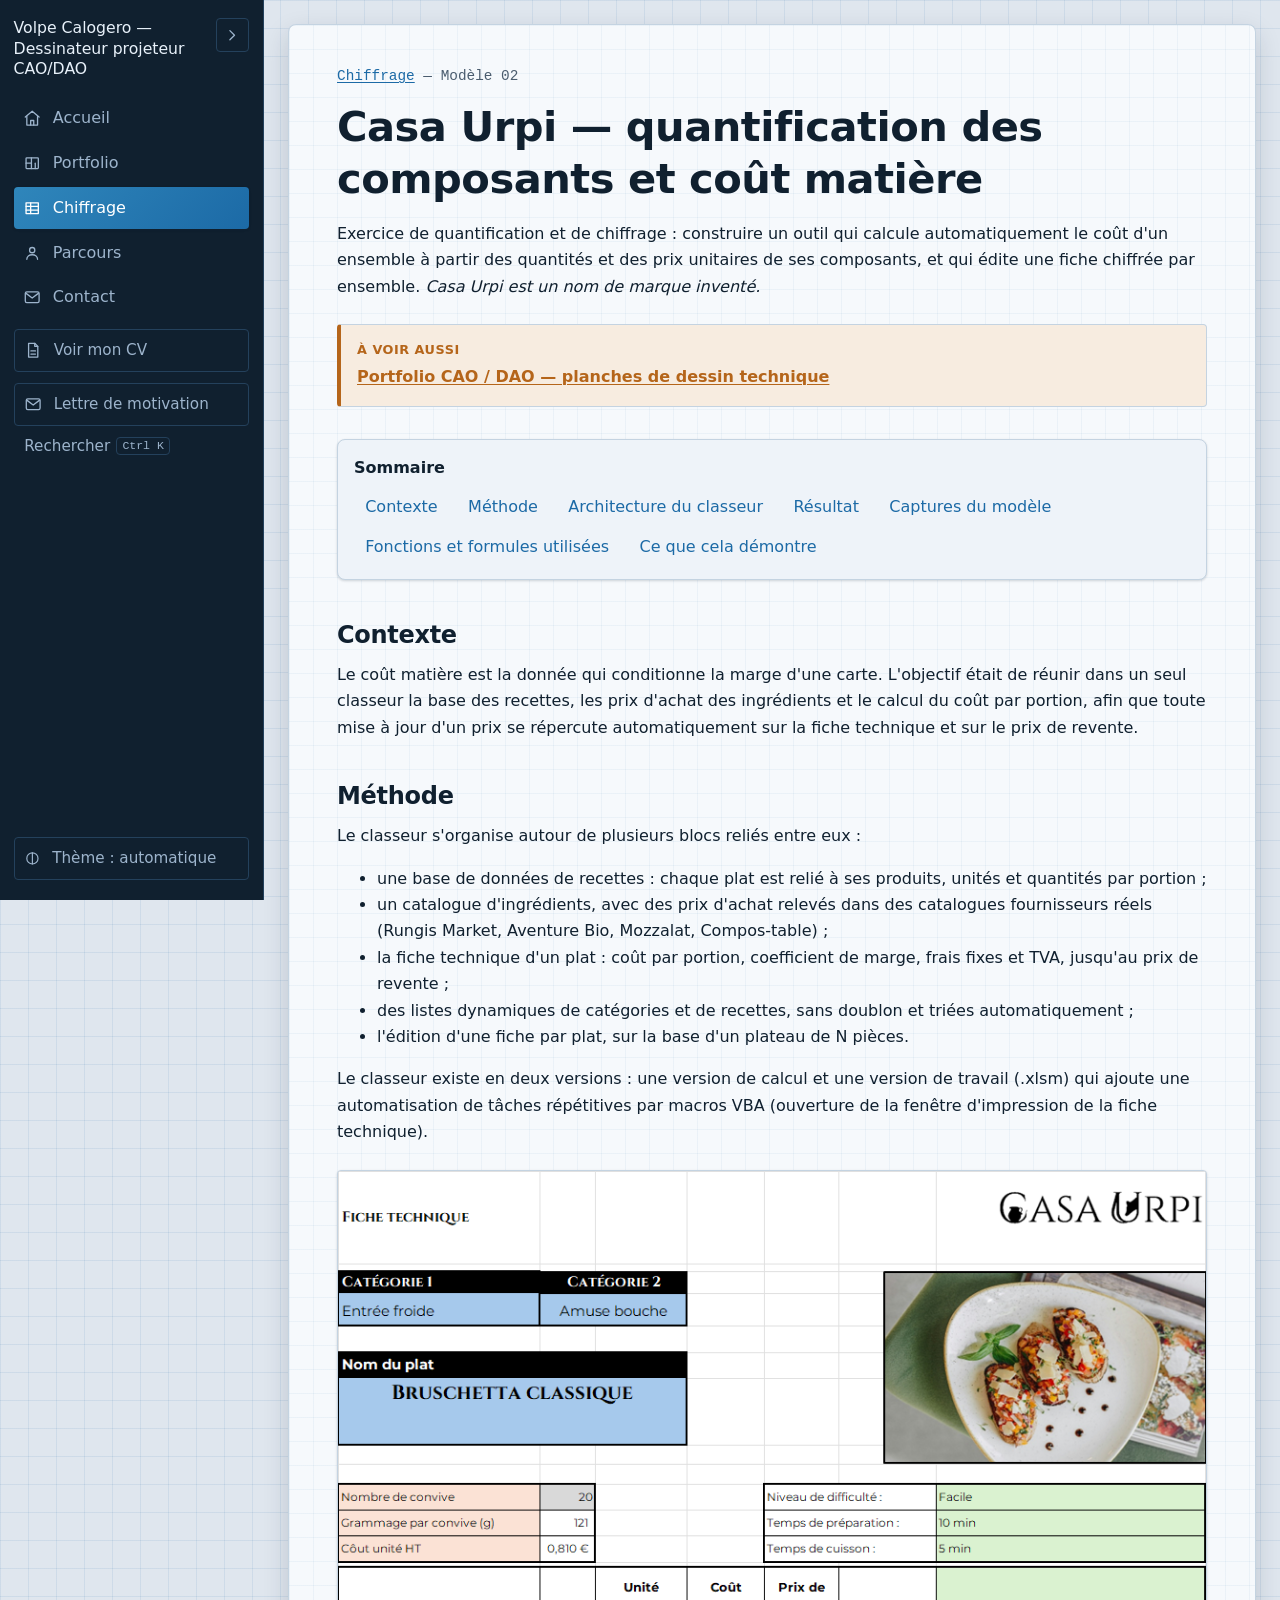
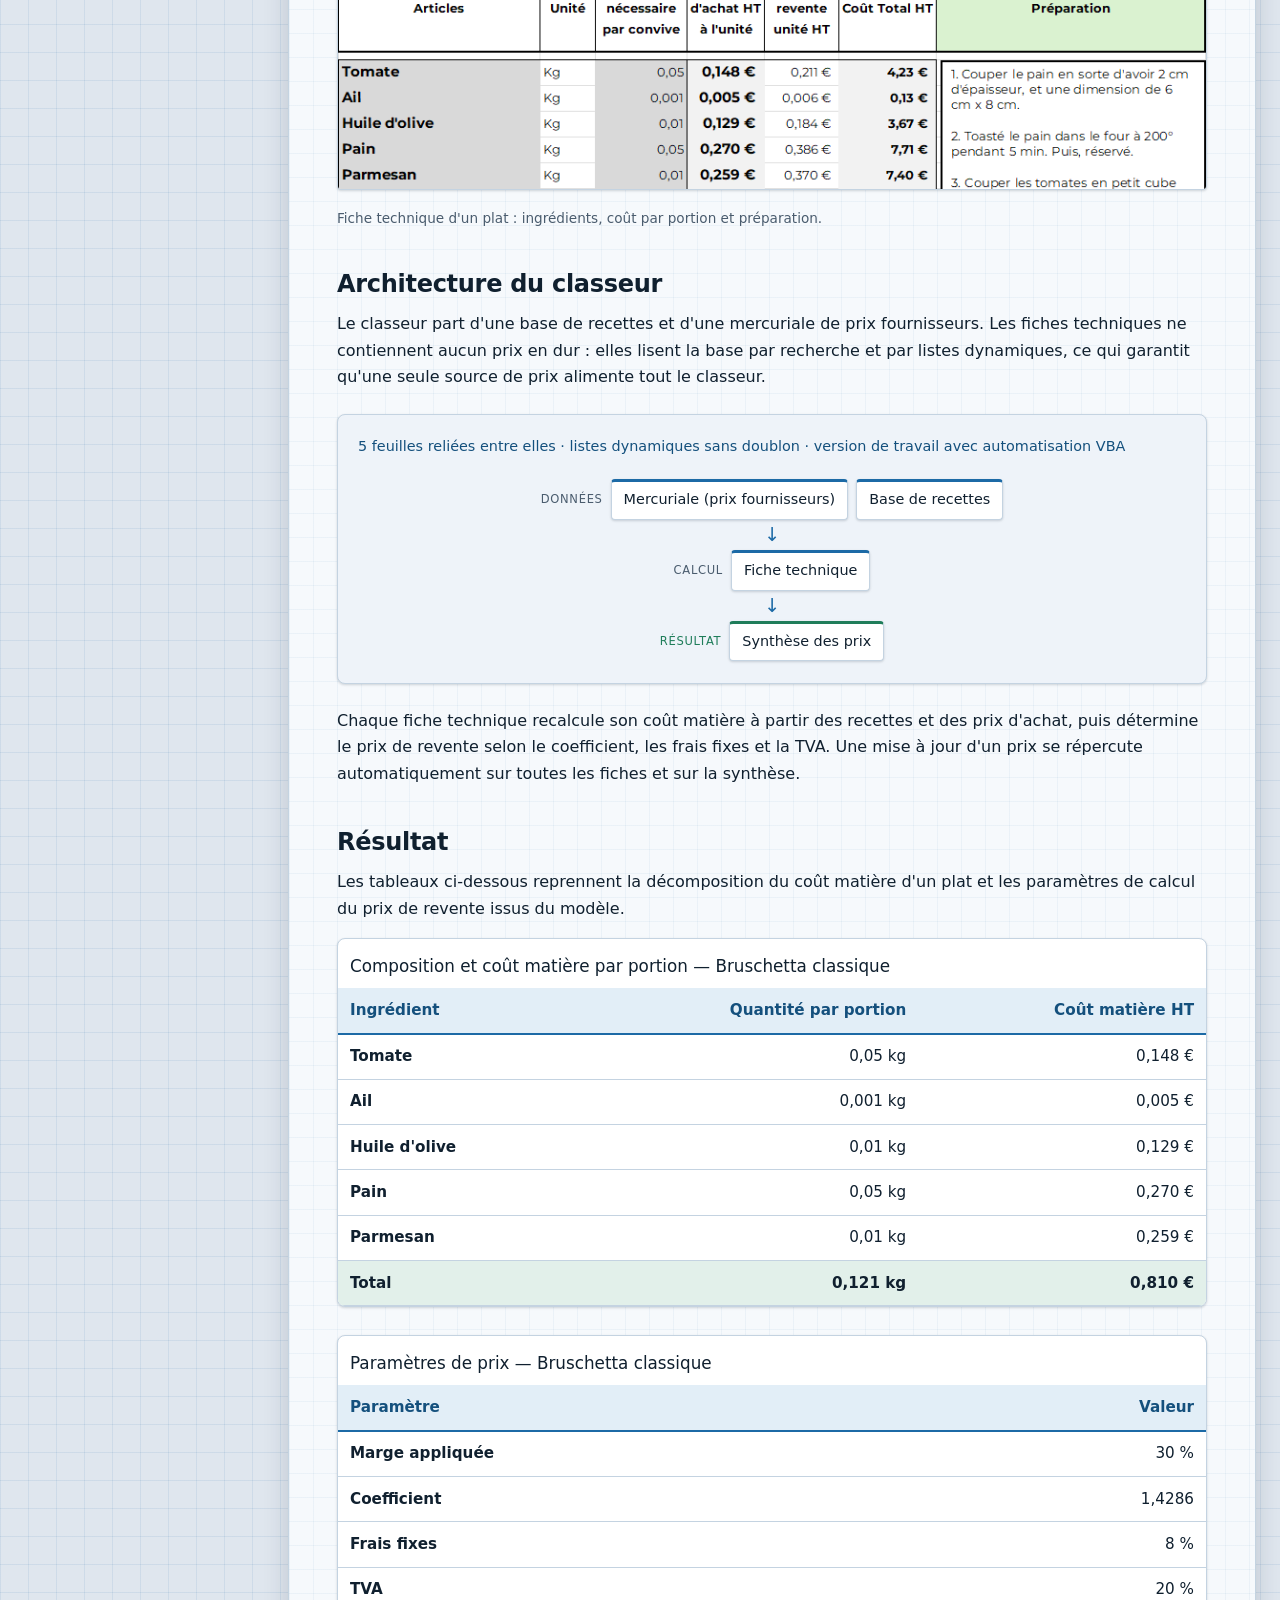
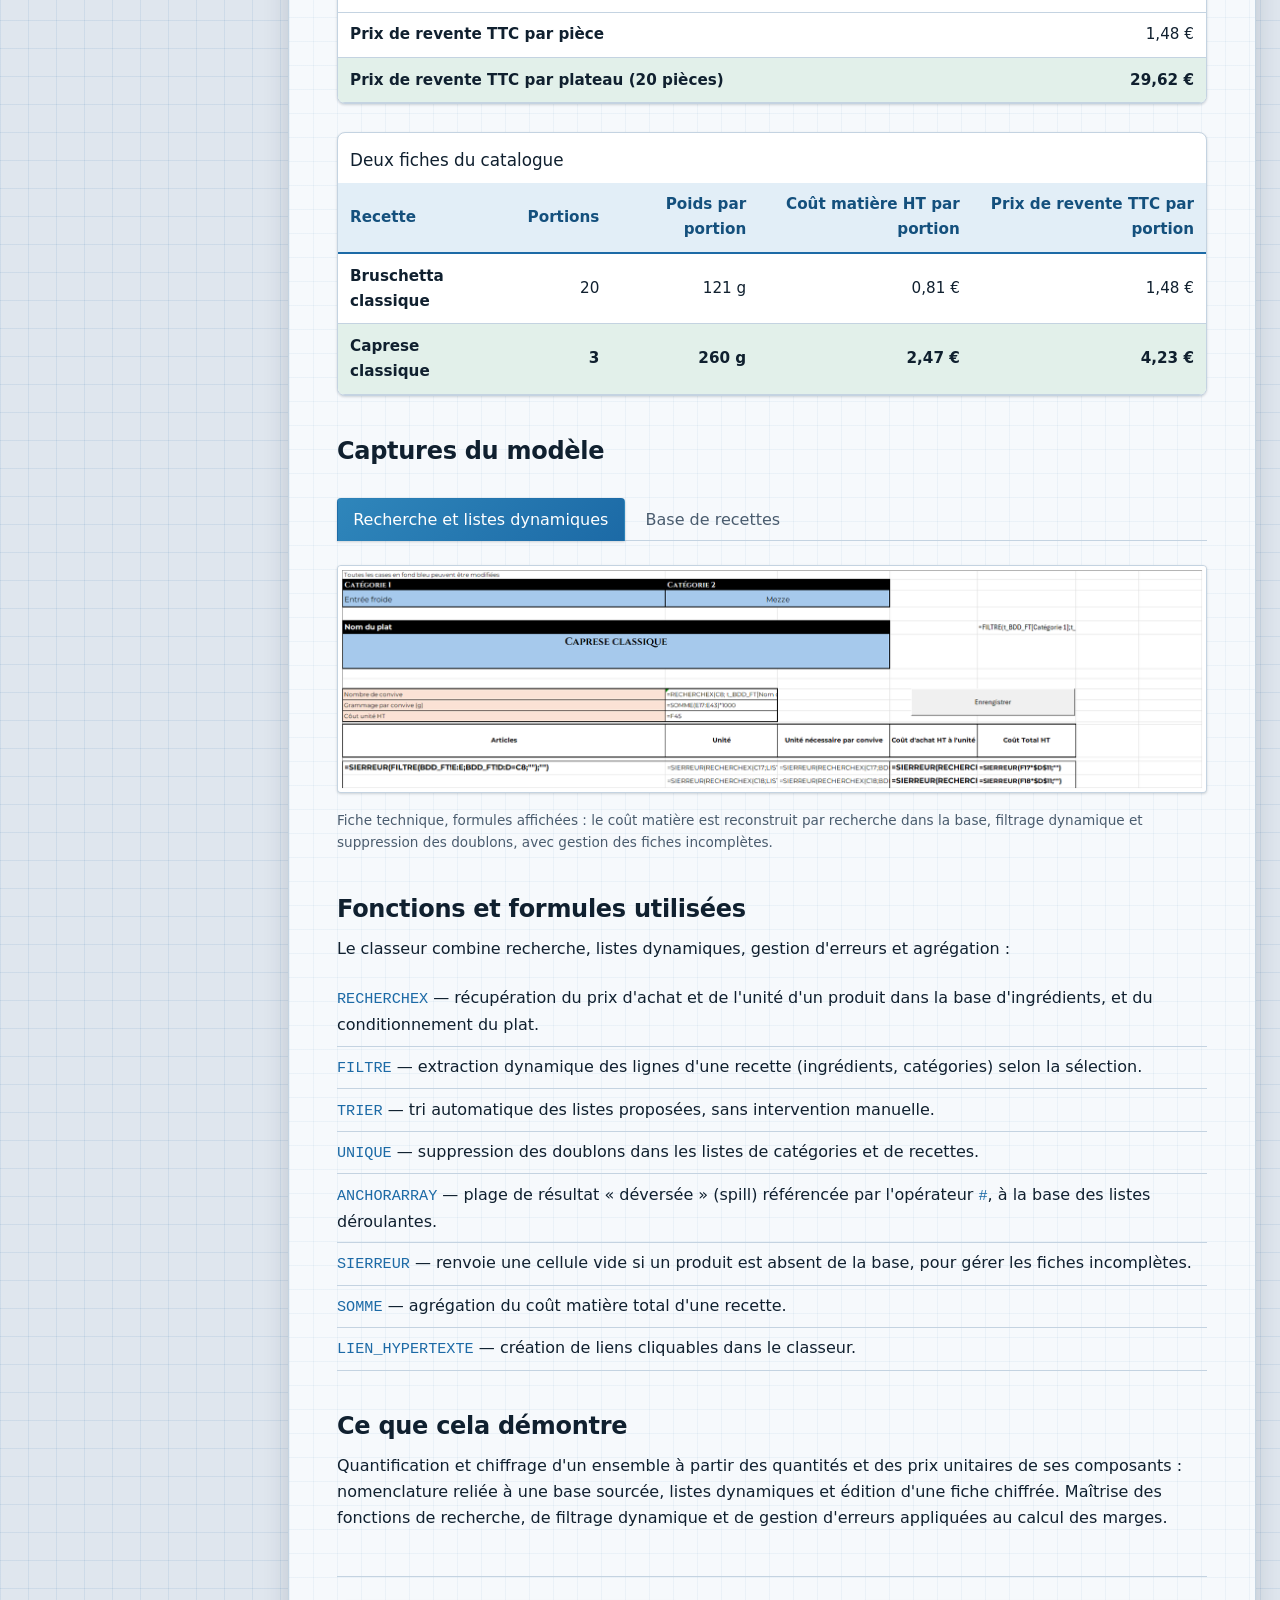
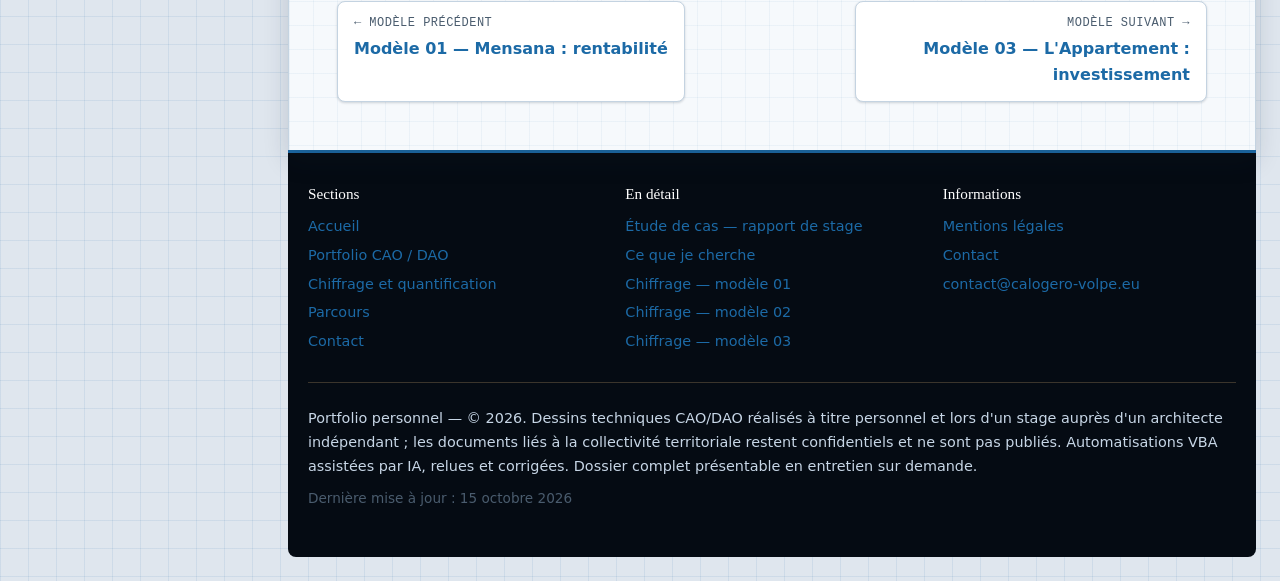
<file: excel-modele-02-cout-matiere.html>
<!DOCTYPE html>
<html lang="fr">
<head>
<meta charset="utf-8">
<meta name="viewport" content="width=device-width, initial-scale=1, viewport-fit=cover">
<title>Casa Urpi — fiches techniques et coût matière — Volpe Calogero — Dessinateur projeteur CAO/DAO</title>
<meta name="description" content="Exercice de modélisation : fiches techniques de recettes et calcul du coût matière par plat, reliés à une base d'ingrédients sourcée, avec listes dynamiques et automatisation par macros VBA.">
    <meta property="og:type" content="website">
    <meta property="og:site_name" content="Volpe Calogero — Dessinateur projeteur CAO/DAO">
    <meta property="og:locale" content="fr_FR">
    <meta property="og:title" content="Casa Urpi — fiches techniques et coût matière — Volpe Calogero — Dessinateur projeteur CAO/DAO">
    <meta property="og:description" content="Exercice de modélisation : fiches techniques de recettes et calcul du coût matière par plat, reliés à une base d'ingrédients sourcée, avec listes dynamiques et automatisation par macros VBA.">
    <meta property="og:url" content="https://calogerovolpe.github.io/mes-realisations-batiments/excel-modele-02-cout-matiere.html">
<script>try{var t=localStorage.getItem('theme');if(t){document.documentElement.setAttribute('data-theme',t)}}catch(e){}</script>
<link rel="stylesheet" href="assets/css/style.css">
<link rel="stylesheet" href="assets/css/print.css" media="print">
<script src="assets/js/main.js" defer></script>
</head>
<body>
  <a class="skip-link" href="#contenu">Aller au contenu</a>
<input type="checkbox" id="nav-reduit" class="nav-reduit" aria-label="Réduire ou déployer le menu">
<aside class="site-sidebar">
  <div class="sidebar-tete">
    <a class="site-title" href="index.html" aria-label="Volpe Calogero — Dessinateur projeteur CAO/DAO"><span class="marque-nom">Volpe Calogero — Dessinateur projeteur CAO/DAO</span><span class="marque-sigle" aria-hidden="true">VC</span></a>
    <label for="nav-reduit" class="sidebar-bascule"><svg class="nav-ico" viewBox="0 0 24 24" aria-hidden="true" focusable="false"><path d="m9 6 6 6-6 6"/></svg><span class="visually-hidden">Réduire ou déployer le menu</span></label>
  </div>
  <nav class="site-nav" aria-label="Navigation principale">
    <ul>
        <li><a href="index.html"><svg class="nav-ico" viewBox="0 0 24 24" aria-hidden="true" focusable="false"><path d="M3 10.5 12 3l9 7.5"/><path d="M5 9.5V21h14V9.5"/><path d="M10 21v-6h4v6"/></svg><span class="nav-libelle">Accueil</span></a></li>
        <li><a href="portfolio.html"><svg class="nav-ico" viewBox="0 0 24 24" aria-hidden="true" focusable="false"><rect x="4" y="5" width="16" height="14" rx="1"/><path d="M4 12h7"/><path d="M11 5v14"/><path d="M16 12v7"/></svg><span class="nav-libelle">Portfolio</span></a></li>
        <li><a href="excel.html" aria-current="page"><svg class="nav-ico" viewBox="0 0 24 24" aria-hidden="true" focusable="false"><path d="M4 5h16v14H4z"/><path d="M4 9.5h16"/><path d="M4 14.5h16"/><path d="M10 5v14"/></svg><span class="nav-libelle">Chiffrage</span></a></li>
        <li><a href="parcours.html"><svg class="nav-ico" viewBox="0 0 24 24" aria-hidden="true" focusable="false"><circle cx="12" cy="8" r="3.4"/><path d="M5 20c0-3.6 3.1-6 7-6s7 2.4 7 6"/></svg><span class="nav-libelle">Parcours</span></a></li>
        <li><a href="contact.html"><svg class="nav-ico" viewBox="0 0 24 24" aria-hidden="true" focusable="false"><rect x="3" y="5" width="18" height="14" rx="2"/><path d="m4 7 8 6 8-6"/></svg><span class="nav-libelle">Contact</span></a></li>
    </ul>
  </nav>
</aside>
<main class="site-main" id="contenu">
  <p class="fil-ariane"><a href="excel.html">Chiffrage</a> — Modèle 02</p>
  <h1>Casa Urpi — quantification des composants et coût matière</h1>
  <p>Exercice de quantification et de chiffrage : construire un outil qui calcule automatiquement le coût d'un ensemble à partir des quantités et des prix unitaires de ses composants, et qui édite une fiche chiffrée par ensemble. <em>Casa Urpi est un nom de marque inventé.</em></p>

  <nav class="dossier" aria-label="Réalisations liées">
    <span class="dossier-label">À voir aussi</span>
    <a class="dossier-link" href="portfolio.html">Portfolio CAO / DAO — planches de dessin technique</a>
  </nav>

  <h2>Contexte</h2>
  <p>Le coût matière est la donnée qui conditionne la marge d'une carte. L'objectif était de réunir dans un seul classeur la base des recettes, les prix d'achat des ingrédients et le calcul du coût par portion, afin que toute mise à jour d'un prix se répercute automatiquement sur la fiche technique et sur le prix de revente.</p>

  <h2>Méthode</h2>
  <p>Le classeur s'organise autour de plusieurs blocs reliés entre eux :</p>
  <ul>
    <li>une base de données de recettes : chaque plat est relié à ses produits, unités et quantités par portion ;</li>
    <li>un catalogue d'ingrédients, avec des prix d'achat relevés dans des catalogues fournisseurs réels (Rungis Market, Aventure Bio, Mozzalat, Compos-table) ;</li>
    <li>la fiche technique d'un plat : coût par portion, coefficient de marge, frais fixes et TVA, jusqu'au prix de revente ;</li>
    <li>des listes dynamiques de catégories et de recettes, sans doublon et triées automatiquement ;</li>
    <li>l'édition d'une fiche par plat, sur la base d'un plateau de N pièces.</li>
  </ul>
  <p>Le classeur existe en deux versions : une version de calcul et une version de travail (.xlsm) qui ajoute une automatisation de tâches répétitives par macros VBA (ouverture de la fenêtre d'impression de la fiche technique).</p>
  <figure>
    <img src="assets/img/excel-02-fiche-bruschetta.png" alt="Fiche technique d'un plat : catégories, ingrédients, coût par portion et préparation.">
    <figcaption>Fiche technique d'un plat : ingrédients, coût par portion et préparation.</figcaption>
  </figure>

  <h2>Architecture du classeur</h2>
  <p>Le classeur part d'une base de recettes et d'une mercuriale de prix fournisseurs. Les fiches techniques ne contiennent aucun prix en dur : elles lisent la base par recherche et par listes dynamiques, ce qui garantit qu'une seule source de prix alimente tout le classeur.</p>
  <div class="flux" role="group" aria-label="Schéma du flux de données entre les feuilles du classeur">
    <p class="flux-stats">5 feuilles reliées entre elles · listes dynamiques sans doublon · version de travail avec automatisation VBA</p>
    <div class="flux-chaine">
      <div class="flux-niveau"><span class="flux-role">Données</span><span class="flux-feuille">Mercuriale (prix fournisseurs)</span><span class="flux-feuille">Base de recettes</span></div>
      <div class="flux-fleche" aria-hidden="true">↓</div>
      <div class="flux-niveau"><span class="flux-role">Calcul</span><span class="flux-feuille">Fiche technique</span></div>
      <div class="flux-fleche" aria-hidden="true">↓</div>
      <div class="flux-niveau"><span class="flux-role">Résultat</span><span class="flux-feuille">Synthèse des prix</span></div>
    </div>
  </div>
  <p>Chaque fiche technique recalcule son coût matière à partir des recettes et des prix d'achat, puis détermine le prix de revente selon le coefficient, les frais fixes et la TVA. Une mise à jour d'un prix se répercute automatiquement sur toutes les fiches et sur la synthèse.</p>

  <h2>Résultat</h2>
  <p>Les tableaux ci-dessous reprennent la décomposition du coût matière d'un plat et les paramètres de calcul du prix de revente issus du modèle.</p>
  <div class="table-wrap">
    <table class="table">
      <caption>Composition et coût matière par portion — Bruschetta classique</caption>
      <thead>
        <tr><th scope="col">Ingrédient</th><th scope="col">Quantité par portion</th><th scope="col">Coût matière HT</th></tr>
      </thead>
      <tbody>
        <tr><th scope="row">Tomate</th><td>0,05 kg</td><td>0,148 €</td></tr>
        <tr><th scope="row">Ail</th><td>0,001 kg</td><td>0,005 €</td></tr>
        <tr><th scope="row">Huile d'olive</th><td>0,01 kg</td><td>0,129 €</td></tr>
        <tr><th scope="row">Pain</th><td>0,05 kg</td><td>0,270 €</td></tr>
        <tr><th scope="row">Parmesan</th><td>0,01 kg</td><td>0,259 €</td></tr>
        <tr><th scope="row">Total</th><td>0,121 kg</td><td>0,810 €</td></tr>
      </tbody>
    </table>
  </div>
  <div class="table-wrap">
    <table class="table">
      <caption>Paramètres de prix — Bruschetta classique</caption>
      <thead>
        <tr><th scope="col">Paramètre</th><th scope="col">Valeur</th></tr>
      </thead>
      <tbody>
        <tr><th scope="row">Marge appliquée</th><td>30 %</td></tr>
        <tr><th scope="row">Coefficient</th><td>1,4286</td></tr>
        <tr><th scope="row">Frais fixes</th><td>8 %</td></tr>
        <tr><th scope="row">TVA</th><td>20 %</td></tr>
        <tr><th scope="row">Prix de revente TTC par pièce</th><td>1,48 €</td></tr>
        <tr><th scope="row">Prix de revente TTC par plateau (20 pièces)</th><td>29,62 €</td></tr>
      </tbody>
    </table>
  </div>
  <div class="table-wrap">
    <table class="table">
      <caption>Deux fiches du catalogue</caption>
      <thead>
        <tr><th scope="col">Recette</th><th scope="col">Portions</th><th scope="col">Poids par portion</th><th scope="col">Coût matière HT par portion</th><th scope="col">Prix de revente TTC par portion</th></tr>
      </thead>
      <tbody>
        <tr><th scope="row">Bruschetta classique</th><td>20</td><td>121 g</td><td>0,81 €</td><td>1,48 €</td></tr>
        <tr><th scope="row">Caprese classique</th><td>3</td><td>260 g</td><td>2,47 €</td><td>4,23 €</td></tr>
      </tbody>
    </table>
  </div>

  <h2>Captures du modèle</h2>
  <div class="tabs">
    <input type="radio" name="onglet-modele-02" id="t1" class="tab-radio" checked>
    <input type="radio" name="onglet-modele-02" id="t2" class="tab-radio">
    <div class="tab-nav">
      <label for="t1">Recherche et listes dynamiques</label>
      <label for="t2">Base de recettes</label>
    </div>
    <div class="tab-panels">
      <section class="tab-panel tab-1">
        <figure>
          <img src="assets/img/excel-02-archi-fiche.png" alt="Fiche technique avec les formules affichées : recherche, filtrage dynamique, suppression des doublons et gestion des erreurs.">
          <figcaption>Fiche technique, formules affichées : le coût matière est reconstruit par recherche dans la base, filtrage dynamique et suppression des doublons, avec gestion des fiches incomplètes.</figcaption>
        </figure>
      </section>
      <section class="tab-panel tab-2">
        <figure>
          <img src="assets/img/excel-02-bdd.png" alt="Base de recettes structurée en tableau : catégories, nom de la recette, produit, unité et quantité.">
          <figcaption>Base de recettes structurée en tableau : chaque recette est reliée à ses produits, unités et quantités.</figcaption>
        </figure>
      </section>
    </div>
  </div>

  <h2 id="formules">Fonctions et formules utilisées</h2>
  <p>Le classeur combine recherche, listes dynamiques, gestion d'erreurs et agrégation :</p>
  <ul class="formules-liste">
    <li id="f-recherchex"><code>RECHERCHEX</code> — récupération du prix d'achat et de l'unité d'un produit dans la base d'ingrédients, et du conditionnement du plat.</li>
    <li id="f-filtre"><code>FILTRE</code> — extraction dynamique des lignes d'une recette (ingrédients, catégories) selon la sélection.</li>
    <li id="f-trier"><code>TRIER</code> — tri automatique des listes proposées, sans intervention manuelle.</li>
    <li id="f-unique"><code>UNIQUE</code> — suppression des doublons dans les listes de catégories et de recettes.</li>
    <li id="f-anchorarray"><code>ANCHORARRAY</code> — plage de résultat « déversée » (spill) référencée par l'opérateur <code>#</code>, à la base des listes déroulantes.</li>
    <li id="f-sierreur"><code>SIERREUR</code> — renvoie une cellule vide si un produit est absent de la base, pour gérer les fiches incomplètes.</li>
    <li id="f-somme"><code>SOMME</code> — agrégation du coût matière total d'une recette.</li>
    <li id="f-lien"><code>LIEN_HYPERTEXTE</code> — création de liens cliquables dans le classeur.</li>
  </ul>

  <h2>Ce que cela démontre</h2>
  <p>Quantification et chiffrage d'un ensemble à partir des quantités et des prix unitaires de ses composants : nomenclature reliée à une base sourcée, listes dynamiques et édition d'une fiche chiffrée. Maîtrise des fonctions de recherche, de filtrage dynamique et de gestion d'erreurs appliquées au calcul des marges.</p>

  <nav class="nav-fin" aria-label="Navigation entre les modèles">
    <a class="nav-fin-lien nav-fin-precedent" href="excel-modele-01-rentabilite.html">
      <span class="nav-fin-direction">← Modèle précédent</span>
      <span class="nav-fin-titre">Modèle 01 — Mensana : rentabilité</span>
    </a>
    <a class="nav-fin-lien nav-fin-suivant" href="excel-modele-03-investissement.html">
      <span class="nav-fin-direction">Modèle suivant →</span>
      <span class="nav-fin-titre">Modèle 03 — L'Appartement : investissement</span>
    </a>
  </nav>
</main>
<footer class="site-footer">
  <div class="site-footer-inner">
    <nav class="footer-nav" aria-label="Navigation de pied de page">
      <div class="footer-nav-groupe">
        <span class="footer-nav-titre">Sections</span>
        <ul>
          <li><a href="index.html">Accueil</a></li>
          <li><a href="portfolio.html">Portfolio CAO / DAO</a></li>
          <li><a href="excel.html">Chiffrage et quantification</a></li>
          <li><a href="parcours.html">Parcours</a></li>
          <li><a href="contact.html">Contact</a></li>
        </ul>
      </div>
      <div class="footer-nav-groupe">
        <span class="footer-nav-titre">En détail</span>
        <ul>
          <li><a href="etude-cas-rapport-stage.html">Étude de cas — rapport de stage</a></li>
          <li><a href="ce-que-je-cherche.html">Ce que je cherche</a></li>
          <li><a href="excel-modele-01-rentabilite.html">Chiffrage — modèle 01</a></li>
          <li><a href="excel-modele-02-cout-matiere.html">Chiffrage — modèle 02</a></li>
          <li><a href="excel-modele-03-investissement.html">Chiffrage — modèle 03</a></li>
        </ul>
      </div>
      <div class="footer-nav-groupe">
        <span class="footer-nav-titre">Informations</span>
        <ul>
          <li><a href="mentions-legales.html">Mentions légales</a></li>
          <li><a href="contact.html">Contact</a></li>
          <li><a href="mailto:contact@calogero-volpe.eu">contact@calogero-volpe.eu</a></li>
        </ul>
      </div>
    </nav>
    <p>Portfolio personnel — © 2026. Dessins techniques CAO/DAO réalisés à titre personnel et lors d'un stage auprès d'un architecte indépendant ; les documents liés à la collectivité territoriale restent confidentiels et ne sont pas publiés. Automatisations VBA assistées par IA, relues et corrigées. Dossier complet présentable en entretien sur demande.</p>
    <p class="maj">Dernière mise à jour : 15 octobre 2026</p>
  </div>
</footer>
</body>
</html>
</file>
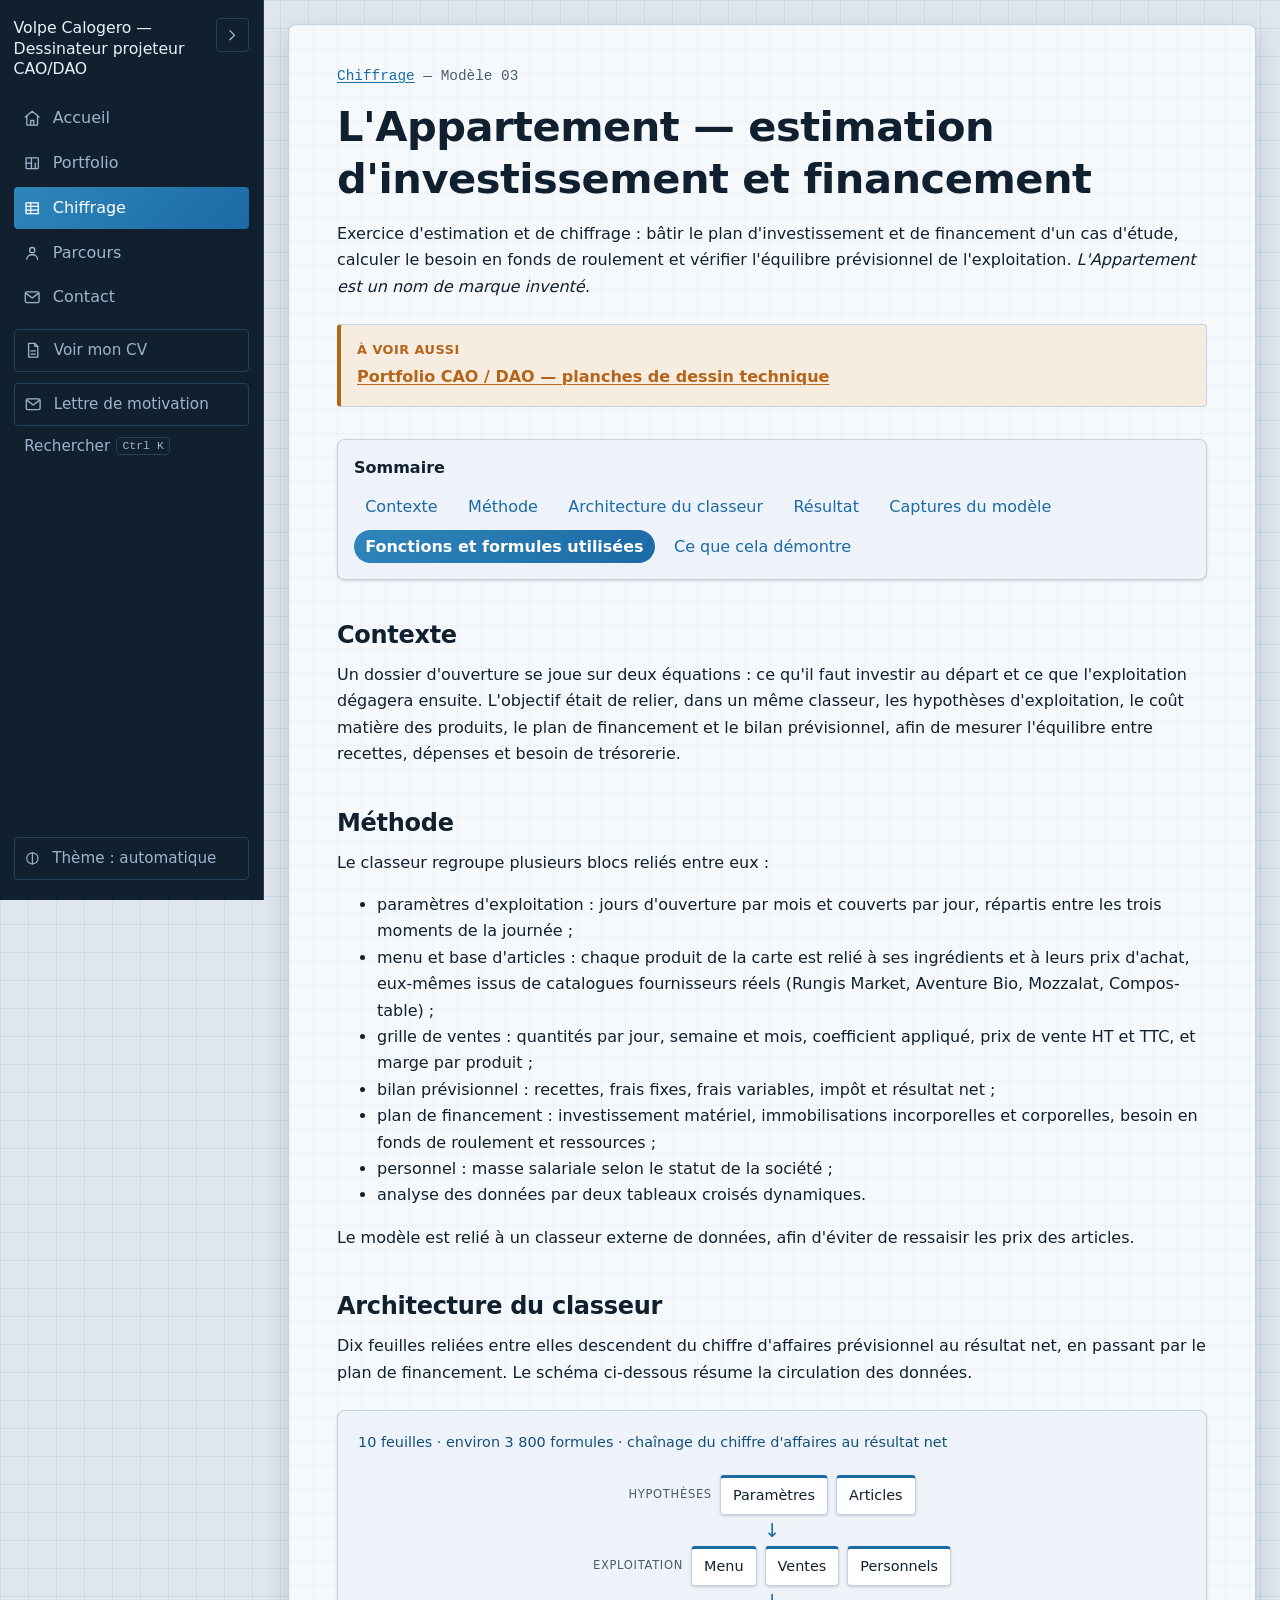
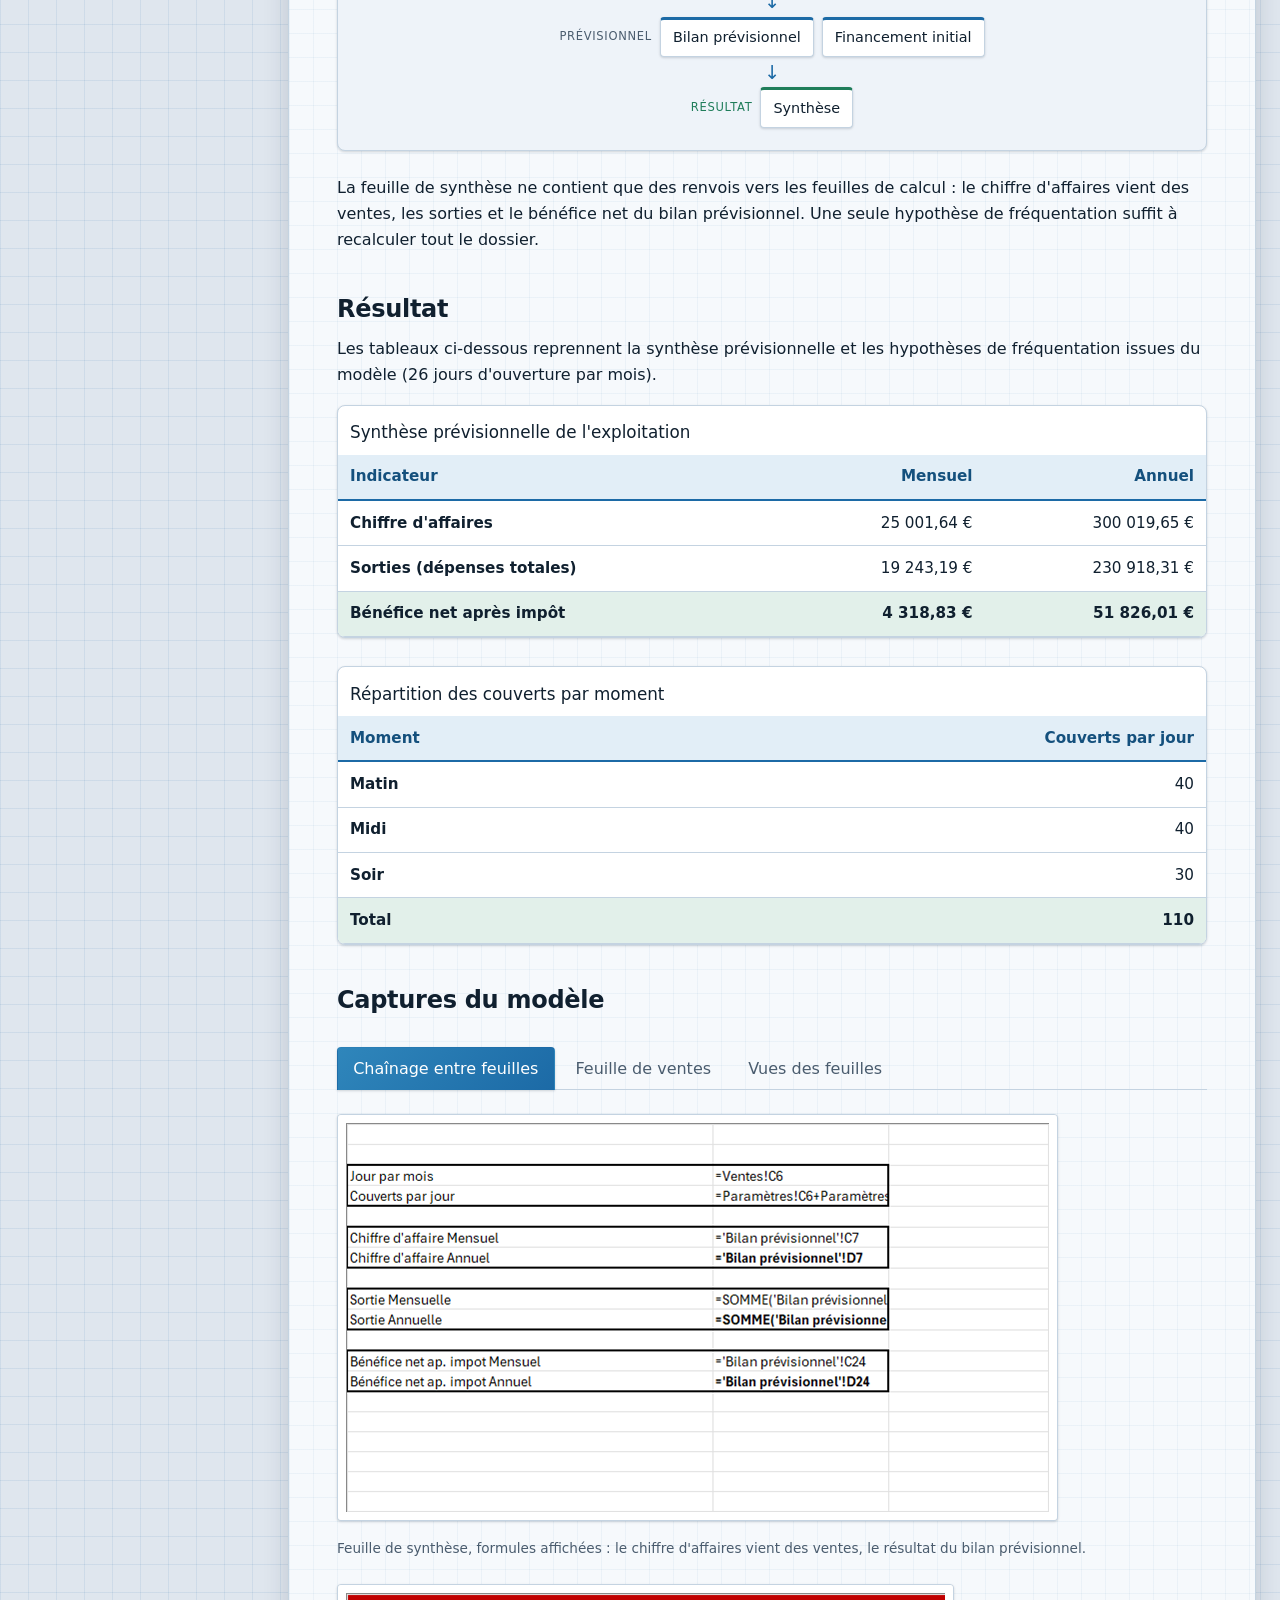
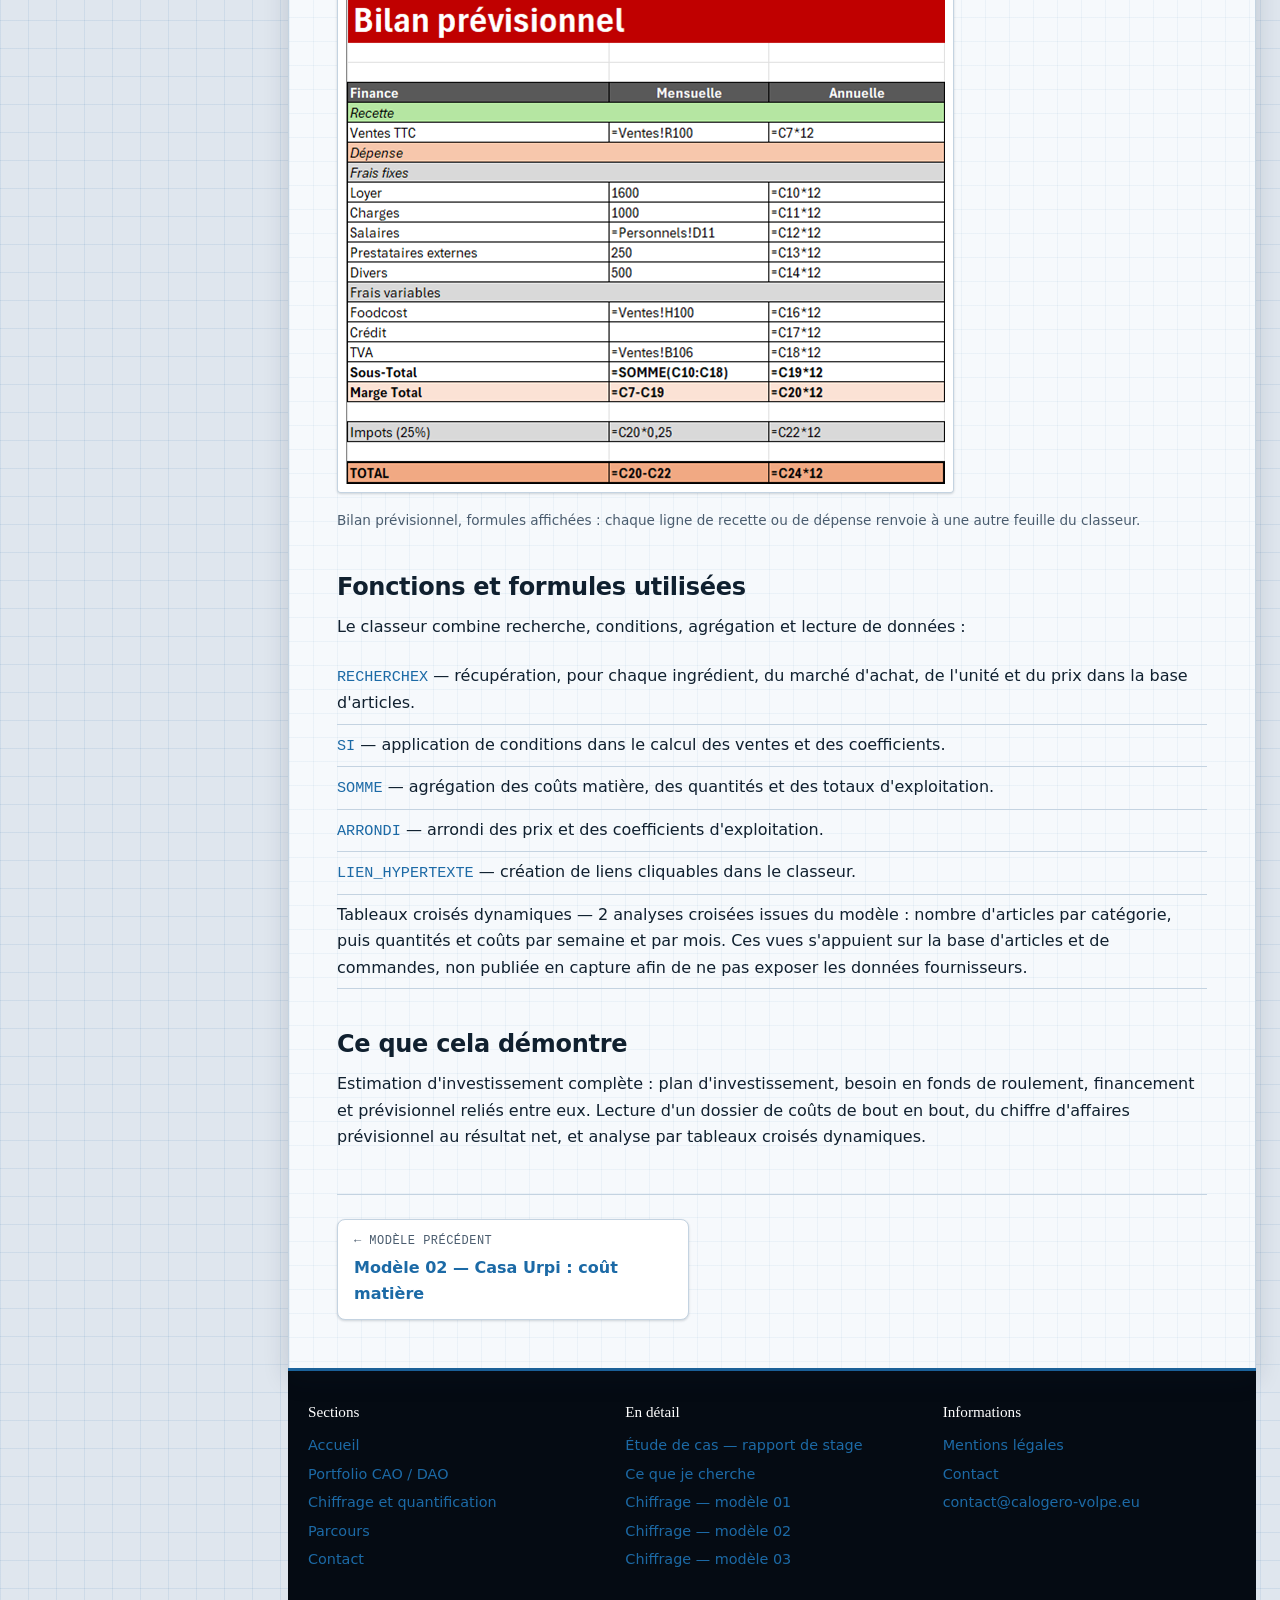
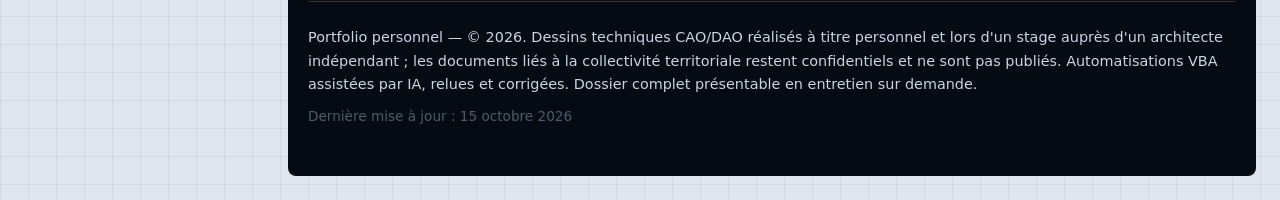
<file: excel-modele-03-investissement.html>
<!DOCTYPE html>
<html lang="fr">
<head>
<meta charset="utf-8">
<meta name="viewport" content="width=device-width, initial-scale=1, viewport-fit=cover">
<title>L'Appartement — investissement, financement et BFR — Volpe Calogero — Dessinateur projeteur CAO/DAO</title>
<meta name="description" content="Exercice de modélisation : plan d'investissement, plan de financement et besoin en fonds de roulement d'un café-restaurant multi-moments, avec prévisionnel d'exploitation et tableaux croisés dynamiques.">
    <meta property="og:type" content="website">
    <meta property="og:site_name" content="Volpe Calogero — Dessinateur projeteur CAO/DAO">
    <meta property="og:locale" content="fr_FR">
    <meta property="og:title" content="L'Appartement — investissement, financement et BFR — Volpe Calogero — Dessinateur projeteur CAO/DAO">
    <meta property="og:description" content="Exercice de modélisation : plan d'investissement, plan de financement et besoin en fonds de roulement d'un café-restaurant multi-moments, avec prévisionnel d'exploitation et tableaux croisés dynamiques.">
    <meta property="og:url" content="https://calogerovolpe.github.io/mes-realisations-batiments/excel-modele-03-investissement.html">
<script>try{var t=localStorage.getItem('theme');if(t){document.documentElement.setAttribute('data-theme',t)}}catch(e){}</script>
<link rel="stylesheet" href="assets/css/style.css">
<link rel="stylesheet" href="assets/css/print.css" media="print">
<script src="assets/js/main.js" defer></script>
</head>
<body>
  <a class="skip-link" href="#contenu">Aller au contenu</a>
<input type="checkbox" id="nav-reduit" class="nav-reduit" aria-label="Réduire ou déployer le menu">
<aside class="site-sidebar">
  <div class="sidebar-tete">
    <a class="site-title" href="index.html" aria-label="Volpe Calogero — Dessinateur projeteur CAO/DAO"><span class="marque-nom">Volpe Calogero — Dessinateur projeteur CAO/DAO</span><span class="marque-sigle" aria-hidden="true">VC</span></a>
    <label for="nav-reduit" class="sidebar-bascule"><svg class="nav-ico" viewBox="0 0 24 24" aria-hidden="true" focusable="false"><path d="m9 6 6 6-6 6"/></svg><span class="visually-hidden">Réduire ou déployer le menu</span></label>
  </div>
  <nav class="site-nav" aria-label="Navigation principale">
    <ul>
        <li><a href="index.html"><svg class="nav-ico" viewBox="0 0 24 24" aria-hidden="true" focusable="false"><path d="M3 10.5 12 3l9 7.5"/><path d="M5 9.5V21h14V9.5"/><path d="M10 21v-6h4v6"/></svg><span class="nav-libelle">Accueil</span></a></li>
        <li><a href="portfolio.html"><svg class="nav-ico" viewBox="0 0 24 24" aria-hidden="true" focusable="false"><rect x="4" y="5" width="16" height="14" rx="1"/><path d="M4 12h7"/><path d="M11 5v14"/><path d="M16 12v7"/></svg><span class="nav-libelle">Portfolio</span></a></li>
        <li><a href="excel.html" aria-current="page"><svg class="nav-ico" viewBox="0 0 24 24" aria-hidden="true" focusable="false"><path d="M4 5h16v14H4z"/><path d="M4 9.5h16"/><path d="M4 14.5h16"/><path d="M10 5v14"/></svg><span class="nav-libelle">Chiffrage</span></a></li>
        <li><a href="parcours.html"><svg class="nav-ico" viewBox="0 0 24 24" aria-hidden="true" focusable="false"><circle cx="12" cy="8" r="3.4"/><path d="M5 20c0-3.6 3.1-6 7-6s7 2.4 7 6"/></svg><span class="nav-libelle">Parcours</span></a></li>
        <li><a href="contact.html"><svg class="nav-ico" viewBox="0 0 24 24" aria-hidden="true" focusable="false"><rect x="3" y="5" width="18" height="14" rx="2"/><path d="m4 7 8 6 8-6"/></svg><span class="nav-libelle">Contact</span></a></li>
    </ul>
  </nav>
</aside>
<main class="site-main" id="contenu">
  <p class="fil-ariane"><a href="excel.html">Chiffrage</a> — Modèle 03</p>
  <h1>L'Appartement — estimation d'investissement et financement</h1>
  <p>Exercice d'estimation et de chiffrage : bâtir le plan d'investissement et de financement d'un cas d'étude, calculer le besoin en fonds de roulement et vérifier l'équilibre prévisionnel de l'exploitation. <em>L'Appartement est un nom de marque inventé.</em></p>

  <nav class="dossier" aria-label="Réalisations liées">
    <span class="dossier-label">À voir aussi</span>
    <a class="dossier-link" href="portfolio.html">Portfolio CAO / DAO — planches de dessin technique</a>
  </nav>

  <h2>Contexte</h2>
  <p>Un dossier d'ouverture se joue sur deux équations : ce qu'il faut investir au départ et ce que l'exploitation dégagera ensuite. L'objectif était de relier, dans un même classeur, les hypothèses d'exploitation, le coût matière des produits, le plan de financement et le bilan prévisionnel, afin de mesurer l'équilibre entre recettes, dépenses et besoin de trésorerie.</p>

  <h2>Méthode</h2>
  <p>Le classeur regroupe plusieurs blocs reliés entre eux :</p>
  <ul>
    <li>paramètres d'exploitation : jours d'ouverture par mois et couverts par jour, répartis entre les trois moments de la journée ;</li>
    <li>menu et base d'articles : chaque produit de la carte est relié à ses ingrédients et à leurs prix d'achat, eux-mêmes issus de catalogues fournisseurs réels (Rungis Market, Aventure Bio, Mozzalat, Compos-table) ;</li>
    <li>grille de ventes : quantités par jour, semaine et mois, coefficient appliqué, prix de vente HT et TTC, et marge par produit ;</li>
    <li>bilan prévisionnel : recettes, frais fixes, frais variables, impôt et résultat net ;</li>
    <li>plan de financement : investissement matériel, immobilisations incorporelles et corporelles, besoin en fonds de roulement et ressources ;</li>
    <li>personnel : masse salariale selon le statut de la société ;</li>
    <li>analyse des données par deux tableaux croisés dynamiques.</li>
  </ul>
  <p>Le modèle est relié à un classeur externe de données, afin d'éviter de ressaisir les prix des articles.</p>

  <h2>Architecture du classeur</h2>
  <p>Dix feuilles reliées entre elles descendent du chiffre d'affaires prévisionnel au résultat net, en passant par le plan de financement. Le schéma ci-dessous résume la circulation des données.</p>
  <div class="flux" role="group" aria-label="Schéma du flux de données entre les feuilles du classeur">
    <p class="flux-stats">10 feuilles · environ 3 800 formules · chaînage du chiffre d'affaires au résultat net</p>
    <div class="flux-chaine">
      <div class="flux-niveau"><span class="flux-role">Hypothèses</span><span class="flux-feuille">Paramètres</span><span class="flux-feuille">Articles</span></div>
      <div class="flux-fleche" aria-hidden="true">↓</div>
      <div class="flux-niveau"><span class="flux-role">Exploitation</span><span class="flux-feuille">Menu</span><span class="flux-feuille">Ventes</span><span class="flux-feuille">Personnels</span></div>
      <div class="flux-fleche" aria-hidden="true">↓</div>
      <div class="flux-niveau"><span class="flux-role">Prévisionnel</span><span class="flux-feuille">Bilan prévisionnel</span><span class="flux-feuille">Financement initial</span></div>
      <div class="flux-fleche" aria-hidden="true">↓</div>
      <div class="flux-niveau"><span class="flux-role">Résultat</span><span class="flux-feuille">Synthèse</span></div>
    </div>
  </div>
  <p>La feuille de synthèse ne contient que des renvois vers les feuilles de calcul : le chiffre d'affaires vient des ventes, les sorties et le bénéfice net du bilan prévisionnel. Une seule hypothèse de fréquentation suffit à recalculer tout le dossier.</p>

  <h2>Résultat</h2>
  <p>Les tableaux ci-dessous reprennent la synthèse prévisionnelle et les hypothèses de fréquentation issues du modèle (26 jours d'ouverture par mois).</p>
  <div class="table-wrap">
    <table class="table">
      <caption>Synthèse prévisionnelle de l'exploitation</caption>
      <thead>
        <tr><th scope="col">Indicateur</th><th scope="col">Mensuel</th><th scope="col">Annuel</th></tr>
      </thead>
      <tbody>
        <tr><th scope="row">Chiffre d'affaires</th><td>25 001,64 €</td><td>300 019,65 €</td></tr>
        <tr><th scope="row">Sorties (dépenses totales)</th><td>19 243,19 €</td><td>230 918,31 €</td></tr>
        <tr><th scope="row">Bénéfice net après impôt</th><td>4 318,83 €</td><td>51 826,01 €</td></tr>
      </tbody>
    </table>
  </div>
  <div class="table-wrap">
    <table class="table">
      <caption>Répartition des couverts par moment</caption>
      <thead>
        <tr><th scope="col">Moment</th><th scope="col">Couverts par jour</th></tr>
      </thead>
      <tbody>
        <tr><th scope="row">Matin</th><td>40</td></tr>
        <tr><th scope="row">Midi</th><td>40</td></tr>
        <tr><th scope="row">Soir</th><td>30</td></tr>
        <tr><th scope="row">Total</th><td>110</td></tr>
      </tbody>
    </table>
  </div>

  <h2>Captures du modèle</h2>
  <div class="tabs">
    <input type="radio" name="onglet-modele-03" id="t1" class="tab-radio" checked>
    <input type="radio" name="onglet-modele-03" id="t2" class="tab-radio">
    <input type="radio" name="onglet-modele-03" id="t3" class="tab-radio">
    <div class="tab-nav">
      <label for="t1">Chaînage entre feuilles</label>
      <label for="t2">Feuille de ventes</label>
      <label for="t3">Vues des feuilles</label>
    </div>
    <div class="tab-panels">
      <section class="tab-panel tab-1">
        <figure>
          <img src="assets/img/excel-03-archi-synthese.png" alt="Feuille de synthèse avec les formules affichées : renvois vers les feuilles de ventes et de bilan prévisionnel.">
          <figcaption>Feuille de synthèse, formules affichées : le chiffre d'affaires vient des ventes, le résultat du bilan prévisionnel.</figcaption>
        </figure>
        <figure>
          <img src="assets/img/excel-03-archi-bilan.png" alt="Bilan prévisionnel avec les formules affichées : recettes et dépenses reliées aux feuilles de ventes et de personnel.">
          <figcaption>Bilan prévisionnel, formules affichées : chaque ligne de recette ou de dépense renvoie à une autre feuille du classeur.</figcaption>
        </figure>
      </section>
      <section class="tab-panel tab-2">
        <figure>
          <img src="assets/img/excel-03-archi-ventes.png" alt="Feuille de ventes avec les formules affichées : répartition par jour, semaine et mois selon les paramètres et le menu.">
          <figcaption>Feuille de ventes, formules affichées : les quantités découlent des paramètres d'exploitation et du menu.</figcaption>
        </figure>
      </section>
      <section class="tab-panel tab-3">
        <figure>
          <img src="assets/img/excel-03-horaire.png" alt="Feuille des horaires du modèle 03 : jours d'ouverture et plages horaires par moment de la journée.">
          <figcaption>Paramètres d'exploitation : jours d'ouverture et répartition des couverts sur les trois moments de la journée.</figcaption>
        </figure>
        <figure>
          <img src="assets/img/excel-03-feuille-ventes.png" alt="Feuille de ventes du modèle 03 : répartition des ventes par jour, semaine et mois.">
          <figcaption>Feuille de ventes : quantités par période issues des paramètres d'exploitation et du menu.</figcaption>
        </figure>
        <figure>
          <img src="assets/img/excel-03-commande.png" alt="Feuille de commandes du modèle 03 : synthèse des quantités commandées par période.">
          <figcaption>Feuille de commandes : synthèse des quantités commandées par période.</figcaption>
        </figure>
      </section>
    </div>
  </div>

  <h2 id="formules">Fonctions et formules utilisées</h2>
  <p>Le classeur combine recherche, conditions, agrégation et lecture de données :</p>
  <ul class="formules-liste">
    <li id="f-recherchex"><code>RECHERCHEX</code> — récupération, pour chaque ingrédient, du marché d'achat, de l'unité et du prix dans la base d'articles.</li>
    <li id="f-si"><code>SI</code> — application de conditions dans le calcul des ventes et des coefficients.</li>
    <li id="f-somme"><code>SOMME</code> — agrégation des coûts matière, des quantités et des totaux d'exploitation.</li>
    <li id="f-arrondi"><code>ARRONDI</code> — arrondi des prix et des coefficients d'exploitation.</li>
    <li id="f-lien"><code>LIEN_HYPERTEXTE</code> — création de liens cliquables dans le classeur.</li>
    <li id="tcd">Tableaux croisés dynamiques — 2 analyses croisées issues du modèle : nombre d'articles par catégorie, puis quantités et coûts par semaine et par mois. Ces vues s'appuient sur la base d'articles et de commandes, non publiée en capture afin de ne pas exposer les données fournisseurs.</li>
  </ul>

  <h2>Ce que cela démontre</h2>
  <p>Estimation d'investissement complète : plan d'investissement, besoin en fonds de roulement, financement et prévisionnel reliés entre eux. Lecture d'un dossier de coûts de bout en bout, du chiffre d'affaires prévisionnel au résultat net, et analyse par tableaux croisés dynamiques.</p>

  <nav class="nav-fin" aria-label="Navigation entre les modèles">
    <a class="nav-fin-lien nav-fin-precedent" href="excel-modele-02-cout-matiere.html">
      <span class="nav-fin-direction">← Modèle précédent</span>
      <span class="nav-fin-titre">Modèle 02 — Casa Urpi : coût matière</span>
    </a>
  </nav>
</main>
<footer class="site-footer">
  <div class="site-footer-inner">
    <nav class="footer-nav" aria-label="Navigation de pied de page">
      <div class="footer-nav-groupe">
        <span class="footer-nav-titre">Sections</span>
        <ul>
          <li><a href="index.html">Accueil</a></li>
          <li><a href="portfolio.html">Portfolio CAO / DAO</a></li>
          <li><a href="excel.html">Chiffrage et quantification</a></li>
          <li><a href="parcours.html">Parcours</a></li>
          <li><a href="contact.html">Contact</a></li>
        </ul>
      </div>
      <div class="footer-nav-groupe">
        <span class="footer-nav-titre">En détail</span>
        <ul>
          <li><a href="etude-cas-rapport-stage.html">Étude de cas — rapport de stage</a></li>
          <li><a href="ce-que-je-cherche.html">Ce que je cherche</a></li>
          <li><a href="excel-modele-01-rentabilite.html">Chiffrage — modèle 01</a></li>
          <li><a href="excel-modele-02-cout-matiere.html">Chiffrage — modèle 02</a></li>
          <li><a href="excel-modele-03-investissement.html">Chiffrage — modèle 03</a></li>
        </ul>
      </div>
      <div class="footer-nav-groupe">
        <span class="footer-nav-titre">Informations</span>
        <ul>
          <li><a href="mentions-legales.html">Mentions légales</a></li>
          <li><a href="contact.html">Contact</a></li>
          <li><a href="mailto:contact@calogero-volpe.eu">contact@calogero-volpe.eu</a></li>
        </ul>
      </div>
    </nav>
    <p>Portfolio personnel — © 2026. Dessins techniques CAO/DAO réalisés à titre personnel et lors d'un stage auprès d'un architecte indépendant ; les documents liés à la collectivité territoriale restent confidentiels et ne sont pas publiés. Automatisations VBA assistées par IA, relues et corrigées. Dossier complet présentable en entretien sur demande.</p>
    <p class="maj">Dernière mise à jour : 15 octobre 2026</p>
  </div>
</footer>
</body>
</html>
</file>
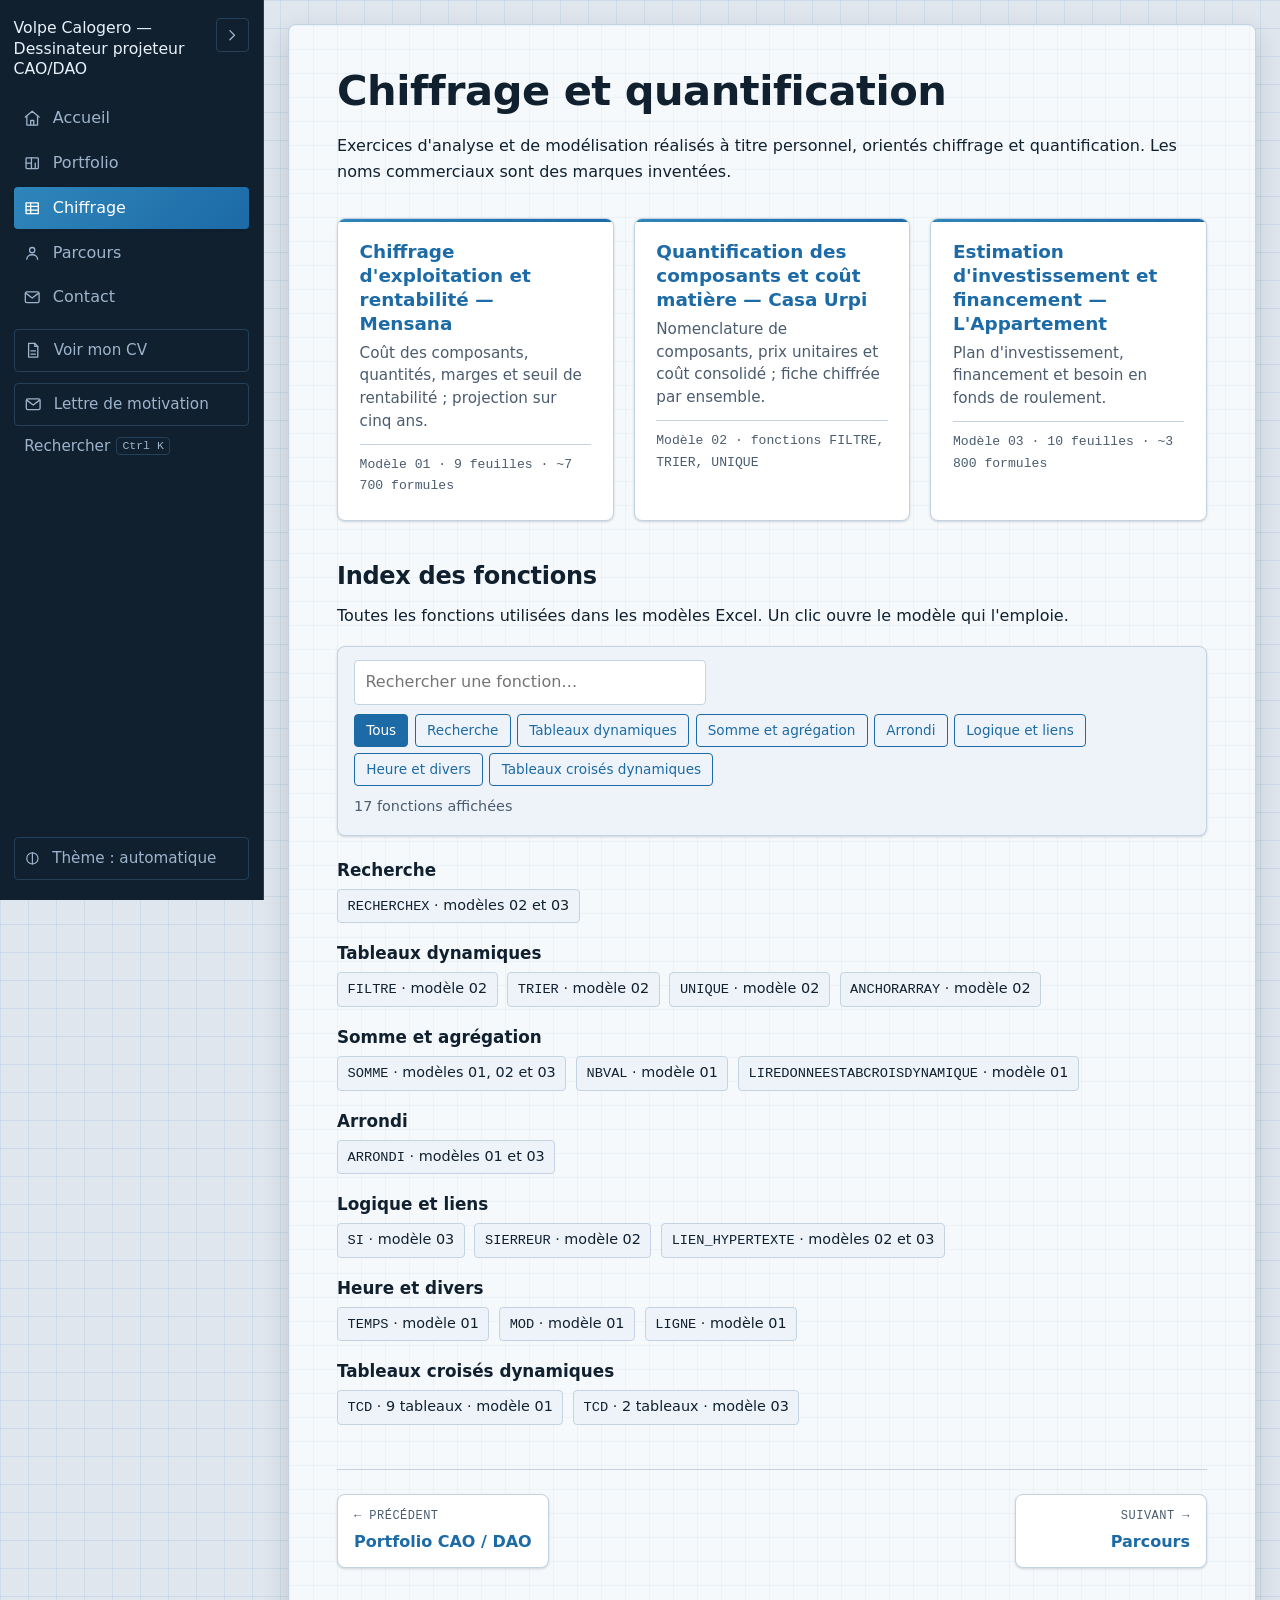
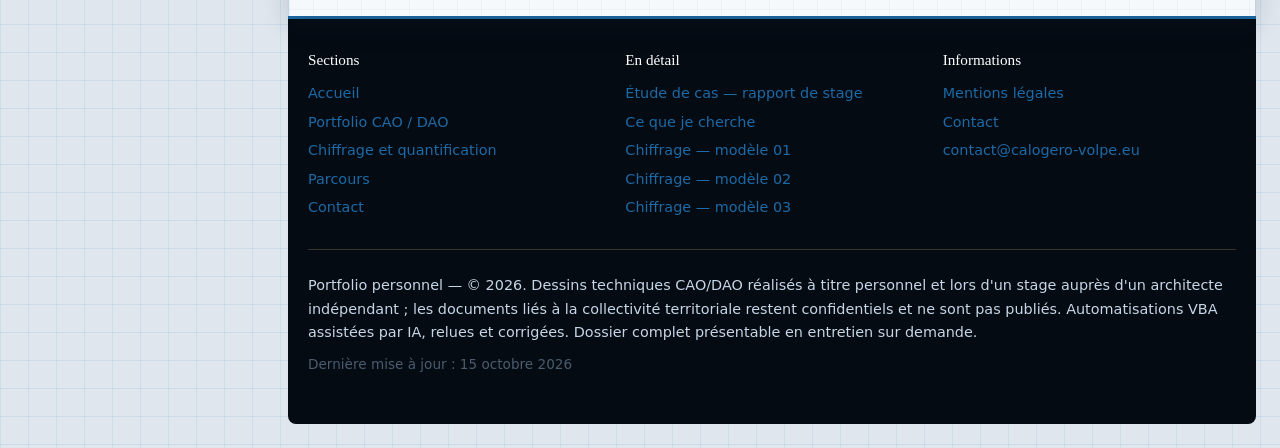
<file: excel.html>
<!DOCTYPE html>
<html lang="fr">
<head>
<meta charset="utf-8">
<meta name="viewport" content="width=device-width, initial-scale=1, viewport-fit=cover">
<title>Chiffrage et quantification — Volpe Calogero — Dessinateur projeteur CAO/DAO</title>
<meta name="description" content="Sommaire de modèles de chiffrage et de quantification : coût des composants, marges et ratios, estimation d'investissement. Exercices réalisés à titre personnel.">
    <meta property="og:type" content="website">
    <meta property="og:site_name" content="Volpe Calogero — Dessinateur projeteur CAO/DAO">
    <meta property="og:locale" content="fr_FR">
    <meta property="og:title" content="Chiffrage et quantification — Volpe Calogero — Dessinateur projeteur CAO/DAO">
    <meta property="og:description" content="Sommaire de modèles de chiffrage et de quantification : coût des composants, marges et ratios, estimation d'investissement. Exercices réalisés à titre personnel.">
    <meta property="og:url" content="https://calogerovolpe.github.io/mes-realisations-batiments/excel.html">
<script>try{var t=localStorage.getItem('theme');if(t){document.documentElement.setAttribute('data-theme',t)}}catch(e){}</script>
<link rel="stylesheet" href="assets/css/style.css">
<link rel="stylesheet" href="assets/css/print.css" media="print">
<script src="assets/js/main.js" defer></script>
</head>
<body>
  <a class="skip-link" href="#contenu">Aller au contenu</a>
<input type="checkbox" id="nav-reduit" class="nav-reduit" aria-label="Réduire ou déployer le menu">
<aside class="site-sidebar">
  <div class="sidebar-tete">
    <a class="site-title" href="index.html" aria-label="Volpe Calogero — Dessinateur projeteur CAO/DAO"><span class="marque-nom">Volpe Calogero — Dessinateur projeteur CAO/DAO</span><span class="marque-sigle" aria-hidden="true">VC</span></a>
    <label for="nav-reduit" class="sidebar-bascule"><svg class="nav-ico" viewBox="0 0 24 24" aria-hidden="true" focusable="false"><path d="m9 6 6 6-6 6"/></svg><span class="visually-hidden">Réduire ou déployer le menu</span></label>
  </div>
  <nav class="site-nav" aria-label="Navigation principale">
    <ul>
        <li><a href="index.html"><svg class="nav-ico" viewBox="0 0 24 24" aria-hidden="true" focusable="false"><path d="M3 10.5 12 3l9 7.5"/><path d="M5 9.5V21h14V9.5"/><path d="M10 21v-6h4v6"/></svg><span class="nav-libelle">Accueil</span></a></li>
        <li><a href="portfolio.html"><svg class="nav-ico" viewBox="0 0 24 24" aria-hidden="true" focusable="false"><rect x="4" y="5" width="16" height="14" rx="1"/><path d="M4 12h7"/><path d="M11 5v14"/><path d="M16 12v7"/></svg><span class="nav-libelle">Portfolio</span></a></li>
        <li><a href="excel.html" aria-current="page"><svg class="nav-ico" viewBox="0 0 24 24" aria-hidden="true" focusable="false"><path d="M4 5h16v14H4z"/><path d="M4 9.5h16"/><path d="M4 14.5h16"/><path d="M10 5v14"/></svg><span class="nav-libelle">Chiffrage</span></a></li>
        <li><a href="parcours.html"><svg class="nav-ico" viewBox="0 0 24 24" aria-hidden="true" focusable="false"><circle cx="12" cy="8" r="3.4"/><path d="M5 20c0-3.6 3.1-6 7-6s7 2.4 7 6"/></svg><span class="nav-libelle">Parcours</span></a></li>
        <li><a href="contact.html"><svg class="nav-ico" viewBox="0 0 24 24" aria-hidden="true" focusable="false"><rect x="3" y="5" width="18" height="14" rx="2"/><path d="m4 7 8 6 8-6"/></svg><span class="nav-libelle">Contact</span></a></li>
    </ul>
  </nav>
</aside>
<main class="site-main" id="contenu">
  <h1>Chiffrage et quantification</h1>
  <p>Exercices d'analyse et de modélisation réalisés à titre personnel, orientés chiffrage et quantification. Les noms commerciaux sont des marques inventées.</p>

  <h2 class="visually-hidden">Liste des modèles</h2>
  <div class="cards">
    <a class="card" href="excel-modele-01-rentabilite.html">
      <span class="card-title">Chiffrage d'exploitation et rentabilité — Mensana</span>
      <span class="card-text">Coût des composants, quantités, marges et seuil de rentabilité ; projection sur cinq ans.</span>
      <span class="card-meta">Modèle 01 · 9 feuilles · ~7 700 formules</span>
    </a>
    <a class="card" href="excel-modele-02-cout-matiere.html">
      <span class="card-title">Quantification des composants et coût matière — Casa Urpi</span>
      <span class="card-text">Nomenclature de composants, prix unitaires et coût consolidé ; fiche chiffrée par ensemble.</span>
      <span class="card-meta">Modèle 02 · fonctions FILTRE, TRIER, UNIQUE</span>
    </a>
    <a class="card" href="excel-modele-03-investissement.html">
      <span class="card-title">Estimation d'investissement et financement — L'Appartement</span>
      <span class="card-text">Plan d'investissement, financement et besoin en fonds de roulement.</span>
      <span class="card-meta">Modèle 03 · 10 feuilles · ~3 800 formules</span>
    </a>
  </div>

  <h2>Index des fonctions</h2>
  <p>Toutes les fonctions utilisées dans les modèles Excel. Un clic ouvre le modèle qui l'emploie.</p>
  <div class="fonctions">
    <div class="fonctions-groupe">
      <h3>Recherche</h3>
      <ul class="fonctions-liste">
        <li><a href="excel-modele-02-cout-matiere.html#f-recherchex"><code>RECHERCHEX</code> · modèles 02 et 03</a></li>
      </ul>
    </div>
    <div class="fonctions-groupe">
      <h3>Tableaux dynamiques</h3>
      <ul class="fonctions-liste">
        <li><a href="excel-modele-02-cout-matiere.html#f-filtre"><code>FILTRE</code> · modèle 02</a></li>
        <li><a href="excel-modele-02-cout-matiere.html#f-trier"><code>TRIER</code> · modèle 02</a></li>
        <li><a href="excel-modele-02-cout-matiere.html#f-unique"><code>UNIQUE</code> · modèle 02</a></li>
        <li><a href="excel-modele-02-cout-matiere.html#f-anchorarray"><code>ANCHORARRAY</code> · modèle 02</a></li>
      </ul>
    </div>
    <div class="fonctions-groupe">
      <h3>Somme et agrégation</h3>
      <ul class="fonctions-liste">
        <li><a href="excel-modele-01-rentabilite.html#f-somme"><code>SOMME</code> · modèles 01, 02 et 03</a></li>
        <li><a href="excel-modele-01-rentabilite.html#f-nbval"><code>NBVAL</code> · modèle 01</a></li>
        <li><a href="excel-modele-01-rentabilite.html#f-liredonnees"><code>LIREDONNEESTABCROISDYNAMIQUE</code> · modèle 01</a></li>
      </ul>
    </div>
    <div class="fonctions-groupe">
      <h3>Arrondi</h3>
      <ul class="fonctions-liste">
        <li><a href="excel-modele-01-rentabilite.html#f-arrondi"><code>ARRONDI</code> · modèles 01 et 03</a></li>
      </ul>
    </div>
    <div class="fonctions-groupe">
      <h3>Logique et liens</h3>
      <ul class="fonctions-liste">
        <li><a href="excel-modele-03-investissement.html#f-si"><code>SI</code> · modèle 03</a></li>
        <li><a href="excel-modele-02-cout-matiere.html#f-sierreur"><code>SIERREUR</code> · modèle 02</a></li>
        <li><a href="excel-modele-02-cout-matiere.html#f-lien"><code>LIEN_HYPERTEXTE</code> · modèles 02 et 03</a></li>
      </ul>
    </div>
    <div class="fonctions-groupe">
      <h3>Heure et divers</h3>
      <ul class="fonctions-liste">
        <li><a href="excel-modele-01-rentabilite.html#f-temps"><code>TEMPS</code> · modèle 01</a></li>
        <li><a href="excel-modele-01-rentabilite.html#f-mod"><code>MOD</code> · modèle 01</a></li>
        <li><a href="excel-modele-01-rentabilite.html#f-ligne"><code>LIGNE</code> · modèle 01</a></li>
      </ul>
    </div>
    <div class="fonctions-groupe">
      <h3>Tableaux croisés dynamiques</h3>
      <ul class="fonctions-liste">
        <li><a href="excel-modele-01-rentabilite.html#tcd"><code>TCD</code> · 9 tableaux · modèle 01</a></li>
        <li><a href="excel-modele-03-investissement.html#tcd"><code>TCD</code> · 2 tableaux · modèle 03</a></li>
      </ul>
    </div>
  </div>

  <nav class="nav-fin" aria-label="Navigation entre les sections">
    <a class="nav-fin-lien nav-fin-precedent" href="portfolio.html">
      <span class="nav-fin-direction">← Précédent</span>
      <span class="nav-fin-titre">Portfolio CAO / DAO</span>
    </a>
    <a class="nav-fin-lien nav-fin-suivant" href="parcours.html">
      <span class="nav-fin-direction">Suivant →</span>
      <span class="nav-fin-titre">Parcours</span>
    </a>
  </nav>
</main>
<footer class="site-footer">
  <div class="site-footer-inner">
    <nav class="footer-nav" aria-label="Navigation de pied de page">
      <div class="footer-nav-groupe">
        <span class="footer-nav-titre">Sections</span>
        <ul>
          <li><a href="index.html">Accueil</a></li>
          <li><a href="portfolio.html">Portfolio CAO / DAO</a></li>
          <li><a href="excel.html">Chiffrage et quantification</a></li>
          <li><a href="parcours.html">Parcours</a></li>
          <li><a href="contact.html">Contact</a></li>
        </ul>
      </div>
      <div class="footer-nav-groupe">
        <span class="footer-nav-titre">En détail</span>
        <ul>
          <li><a href="etude-cas-rapport-stage.html">Étude de cas — rapport de stage</a></li>
          <li><a href="ce-que-je-cherche.html">Ce que je cherche</a></li>
          <li><a href="excel-modele-01-rentabilite.html">Chiffrage — modèle 01</a></li>
          <li><a href="excel-modele-02-cout-matiere.html">Chiffrage — modèle 02</a></li>
          <li><a href="excel-modele-03-investissement.html">Chiffrage — modèle 03</a></li>
        </ul>
      </div>
      <div class="footer-nav-groupe">
        <span class="footer-nav-titre">Informations</span>
        <ul>
          <li><a href="mentions-legales.html">Mentions légales</a></li>
          <li><a href="contact.html">Contact</a></li>
          <li><a href="mailto:contact@calogero-volpe.eu">contact@calogero-volpe.eu</a></li>
        </ul>
      </div>
    </nav>
    <p>Portfolio personnel — © 2026. Dessins techniques CAO/DAO réalisés à titre personnel et lors d'un stage auprès d'un architecte indépendant ; les documents liés à la collectivité territoriale restent confidentiels et ne sont pas publiés. Automatisations VBA assistées par IA, relues et corrigées. Dossier complet présentable en entretien sur demande.</p>
    <p class="maj">Dernière mise à jour : 15 octobre 2026</p>
  </div>
</footer>
</body>
</html>
</file>
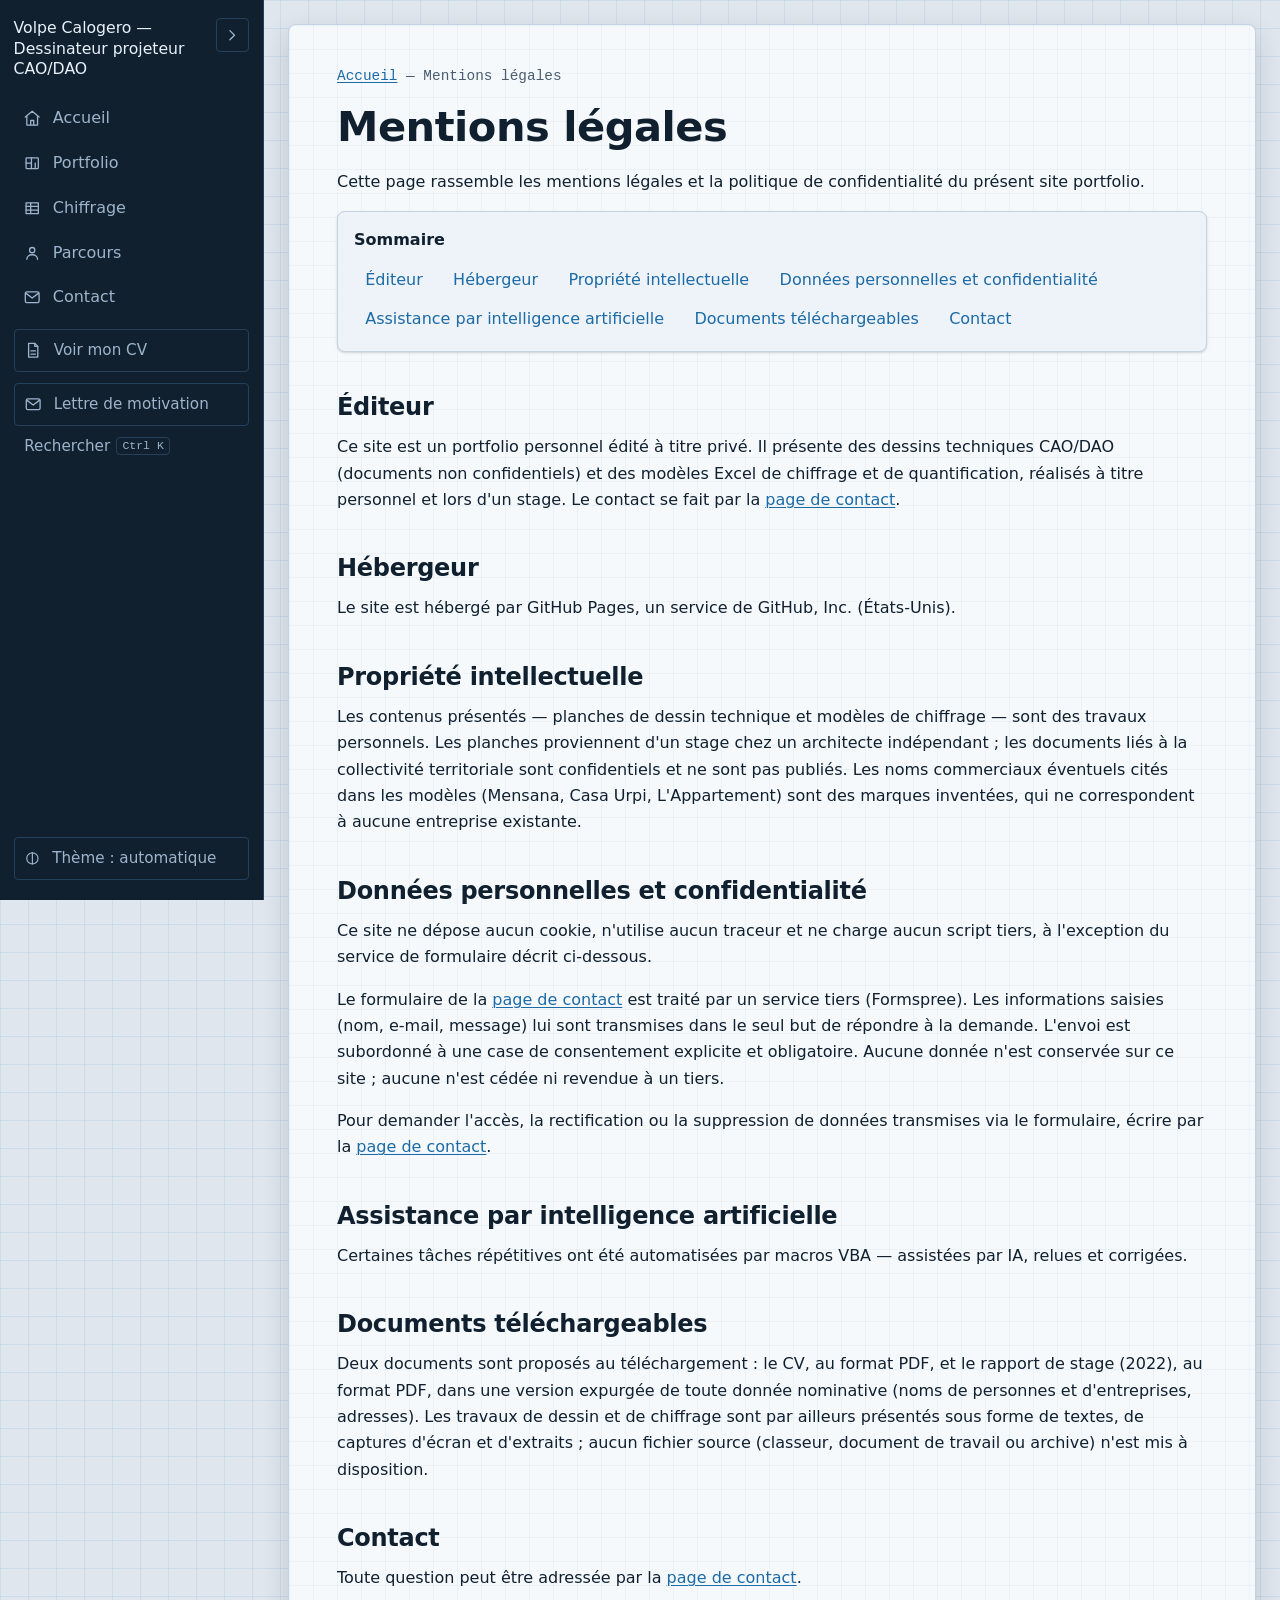
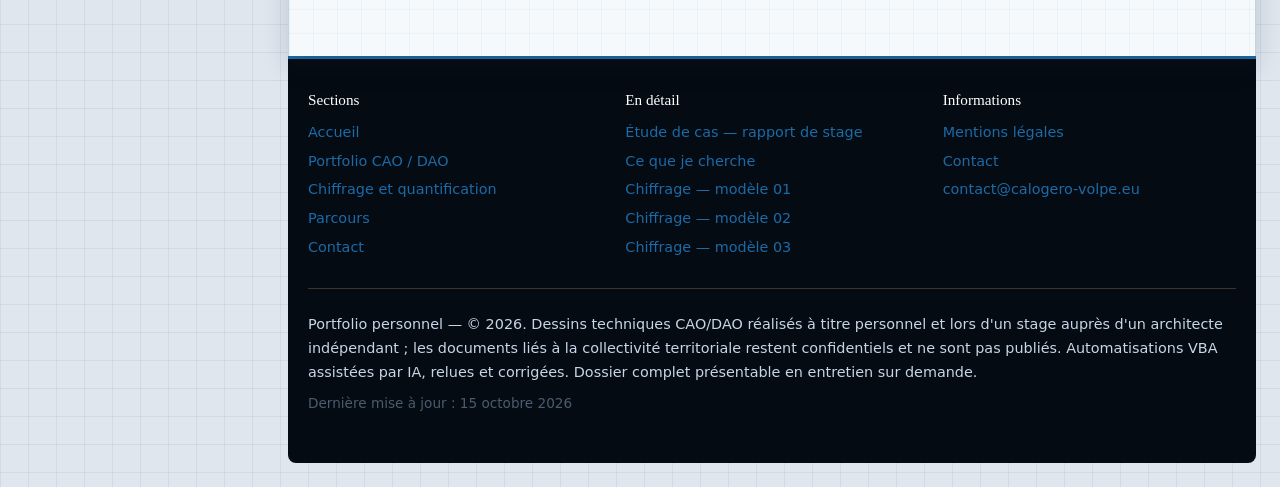
<file: mentions-legales.html>
<!DOCTYPE html>
<html lang="fr">
<head>
<meta charset="utf-8">
<meta name="viewport" content="width=device-width, initial-scale=1, viewport-fit=cover">
<title>Mentions légales et confidentialité — Volpe Calogero — Dessinateur projeteur CAO/DAO</title>
<meta name="description" content="Mentions légales et politique de confidentialité du portfolio : éditeur, hébergeur, propriété intellectuelle, données personnelles et assistance par intelligence artificielle.">
    <meta property="og:type" content="website">
    <meta property="og:site_name" content="Volpe Calogero — Dessinateur projeteur CAO/DAO">
    <meta property="og:locale" content="fr_FR">
    <meta property="og:title" content="Mentions légales et confidentialité — Volpe Calogero — Dessinateur projeteur CAO/DAO">
    <meta property="og:description" content="Mentions légales et politique de confidentialité du portfolio : éditeur, hébergeur, propriété intellectuelle, données personnelles et assistance par intelligence artificielle.">
    <meta property="og:url" content="https://calogerovolpe.github.io/mes-realisations-batiments/mentions-legales.html">
<script>try{var t=localStorage.getItem('theme');if(t){document.documentElement.setAttribute('data-theme',t)}}catch(e){}</script>
<link rel="stylesheet" href="assets/css/style.css">
<link rel="stylesheet" href="assets/css/print.css" media="print">
<script src="assets/js/main.js" defer></script>
</head>
<body>
  <a class="skip-link" href="#contenu">Aller au contenu</a>
<input type="checkbox" id="nav-reduit" class="nav-reduit" aria-label="Réduire ou déployer le menu">
<aside class="site-sidebar">
  <div class="sidebar-tete">
    <a class="site-title" href="index.html" aria-label="Volpe Calogero — Dessinateur projeteur CAO/DAO"><span class="marque-nom">Volpe Calogero — Dessinateur projeteur CAO/DAO</span><span class="marque-sigle" aria-hidden="true">VC</span></a>
    <label for="nav-reduit" class="sidebar-bascule"><svg class="nav-ico" viewBox="0 0 24 24" aria-hidden="true" focusable="false"><path d="m9 6 6 6-6 6"/></svg><span class="visually-hidden">Réduire ou déployer le menu</span></label>
  </div>
  <nav class="site-nav" aria-label="Navigation principale">
    <ul>
        <li><a href="index.html"><svg class="nav-ico" viewBox="0 0 24 24" aria-hidden="true" focusable="false"><path d="M3 10.5 12 3l9 7.5"/><path d="M5 9.5V21h14V9.5"/><path d="M10 21v-6h4v6"/></svg><span class="nav-libelle">Accueil</span></a></li>
        <li><a href="portfolio.html"><svg class="nav-ico" viewBox="0 0 24 24" aria-hidden="true" focusable="false"><rect x="4" y="5" width="16" height="14" rx="1"/><path d="M4 12h7"/><path d="M11 5v14"/><path d="M16 12v7"/></svg><span class="nav-libelle">Portfolio</span></a></li>
        <li><a href="excel.html"><svg class="nav-ico" viewBox="0 0 24 24" aria-hidden="true" focusable="false"><path d="M4 5h16v14H4z"/><path d="M4 9.5h16"/><path d="M4 14.5h16"/><path d="M10 5v14"/></svg><span class="nav-libelle">Chiffrage</span></a></li>
        <li><a href="parcours.html"><svg class="nav-ico" viewBox="0 0 24 24" aria-hidden="true" focusable="false"><circle cx="12" cy="8" r="3.4"/><path d="M5 20c0-3.6 3.1-6 7-6s7 2.4 7 6"/></svg><span class="nav-libelle">Parcours</span></a></li>
        <li><a href="contact.html"><svg class="nav-ico" viewBox="0 0 24 24" aria-hidden="true" focusable="false"><rect x="3" y="5" width="18" height="14" rx="2"/><path d="m4 7 8 6 8-6"/></svg><span class="nav-libelle">Contact</span></a></li>
    </ul>
  </nav>
</aside>
<main class="site-main" id="contenu">
  <p class="fil-ariane"><a href="index.html">Accueil</a> — Mentions légales</p>
  <h1>Mentions légales</h1>
  <p>Cette page rassemble les mentions légales et la politique de confidentialité du présent site portfolio.</p>

  <h2>Éditeur</h2>
  <p>Ce site est un portfolio personnel édité à titre privé. Il présente des dessins techniques CAO/DAO (documents non confidentiels) et des modèles Excel de chiffrage et de quantification, réalisés à titre personnel et lors d'un stage. Le contact se fait par la <a href="contact.html">page de contact</a>.</p>

  <h2>Hébergeur</h2>
  <p>Le site est hébergé par GitHub Pages, un service de GitHub, Inc. (États-Unis).</p>

  <h2>Propriété intellectuelle</h2>
  <p>Les contenus présentés — planches de dessin technique et modèles de chiffrage — sont des travaux personnels. Les planches proviennent d'un stage chez un architecte indépendant ; les documents liés à la collectivité territoriale sont confidentiels et ne sont pas publiés. Les noms commerciaux éventuels cités dans les modèles (Mensana, Casa Urpi, L'Appartement) sont des marques inventées, qui ne correspondent à aucune entreprise existante.</p>

  <h2>Données personnelles et confidentialité</h2>
  <p>Ce site ne dépose aucun cookie, n'utilise aucun traceur et ne charge aucun script tiers, à l'exception du service de formulaire décrit ci-dessous.</p>
  <p>Le formulaire de la <a href="contact.html">page de contact</a> est traité par un service tiers (Formspree). Les informations saisies (nom, e-mail, message) lui sont transmises dans le seul but de répondre à la demande. L'envoi est subordonné à une case de consentement explicite et obligatoire. Aucune donnée n'est conservée sur ce site ; aucune n'est cédée ni revendue à un tiers.</p>
  <p>Pour demander l'accès, la rectification ou la suppression de données transmises via le formulaire, écrire par la <a href="contact.html">page de contact</a>.</p>

  <h2>Assistance par intelligence artificielle</h2>
  <p>Certaines tâches répétitives ont été automatisées par macros VBA — assistées par IA, relues et corrigées.</p>

  <h2>Documents téléchargeables</h2>
  <p>Deux documents sont proposés au téléchargement : le CV, au format PDF, et le rapport de stage (2022), au format PDF, dans une version expurgée de toute donnée nominative (noms de personnes et d'entreprises, adresses). Les travaux de dessin et de chiffrage sont par ailleurs présentés sous forme de textes, de captures d'écran et d'extraits ; aucun fichier source (classeur, document de travail ou archive) n'est mis à disposition.</p>

  <h2>Contact</h2>
  <p>Toute question peut être adressée par la <a href="contact.html">page de contact</a>.</p>
</main>
<footer class="site-footer">
  <div class="site-footer-inner">
    <nav class="footer-nav" aria-label="Navigation de pied de page">
      <div class="footer-nav-groupe">
        <span class="footer-nav-titre">Sections</span>
        <ul>
          <li><a href="index.html">Accueil</a></li>
          <li><a href="portfolio.html">Portfolio CAO / DAO</a></li>
          <li><a href="excel.html">Chiffrage et quantification</a></li>
          <li><a href="parcours.html">Parcours</a></li>
          <li><a href="contact.html">Contact</a></li>
        </ul>
      </div>
      <div class="footer-nav-groupe">
        <span class="footer-nav-titre">En détail</span>
        <ul>
          <li><a href="etude-cas-rapport-stage.html">Étude de cas — rapport de stage</a></li>
          <li><a href="ce-que-je-cherche.html">Ce que je cherche</a></li>
          <li><a href="excel-modele-01-rentabilite.html">Chiffrage — modèle 01</a></li>
          <li><a href="excel-modele-02-cout-matiere.html">Chiffrage — modèle 02</a></li>
          <li><a href="excel-modele-03-investissement.html">Chiffrage — modèle 03</a></li>
        </ul>
      </div>
      <div class="footer-nav-groupe">
        <span class="footer-nav-titre">Informations</span>
        <ul>
          <li><a href="mentions-legales.html">Mentions légales</a></li>
          <li><a href="contact.html">Contact</a></li>
          <li><a href="mailto:contact@calogero-volpe.eu">contact@calogero-volpe.eu</a></li>
        </ul>
      </div>
    </nav>
    <p>Portfolio personnel — © 2026. Dessins techniques CAO/DAO réalisés à titre personnel et lors d'un stage auprès d'un architecte indépendant ; les documents liés à la collectivité territoriale restent confidentiels et ne sont pas publiés. Automatisations VBA assistées par IA, relues et corrigées. Dossier complet présentable en entretien sur demande.</p>
    <p class="maj">Dernière mise à jour : 15 octobre 2026</p>
  </div>
</footer>
</body>
</html>
</file>
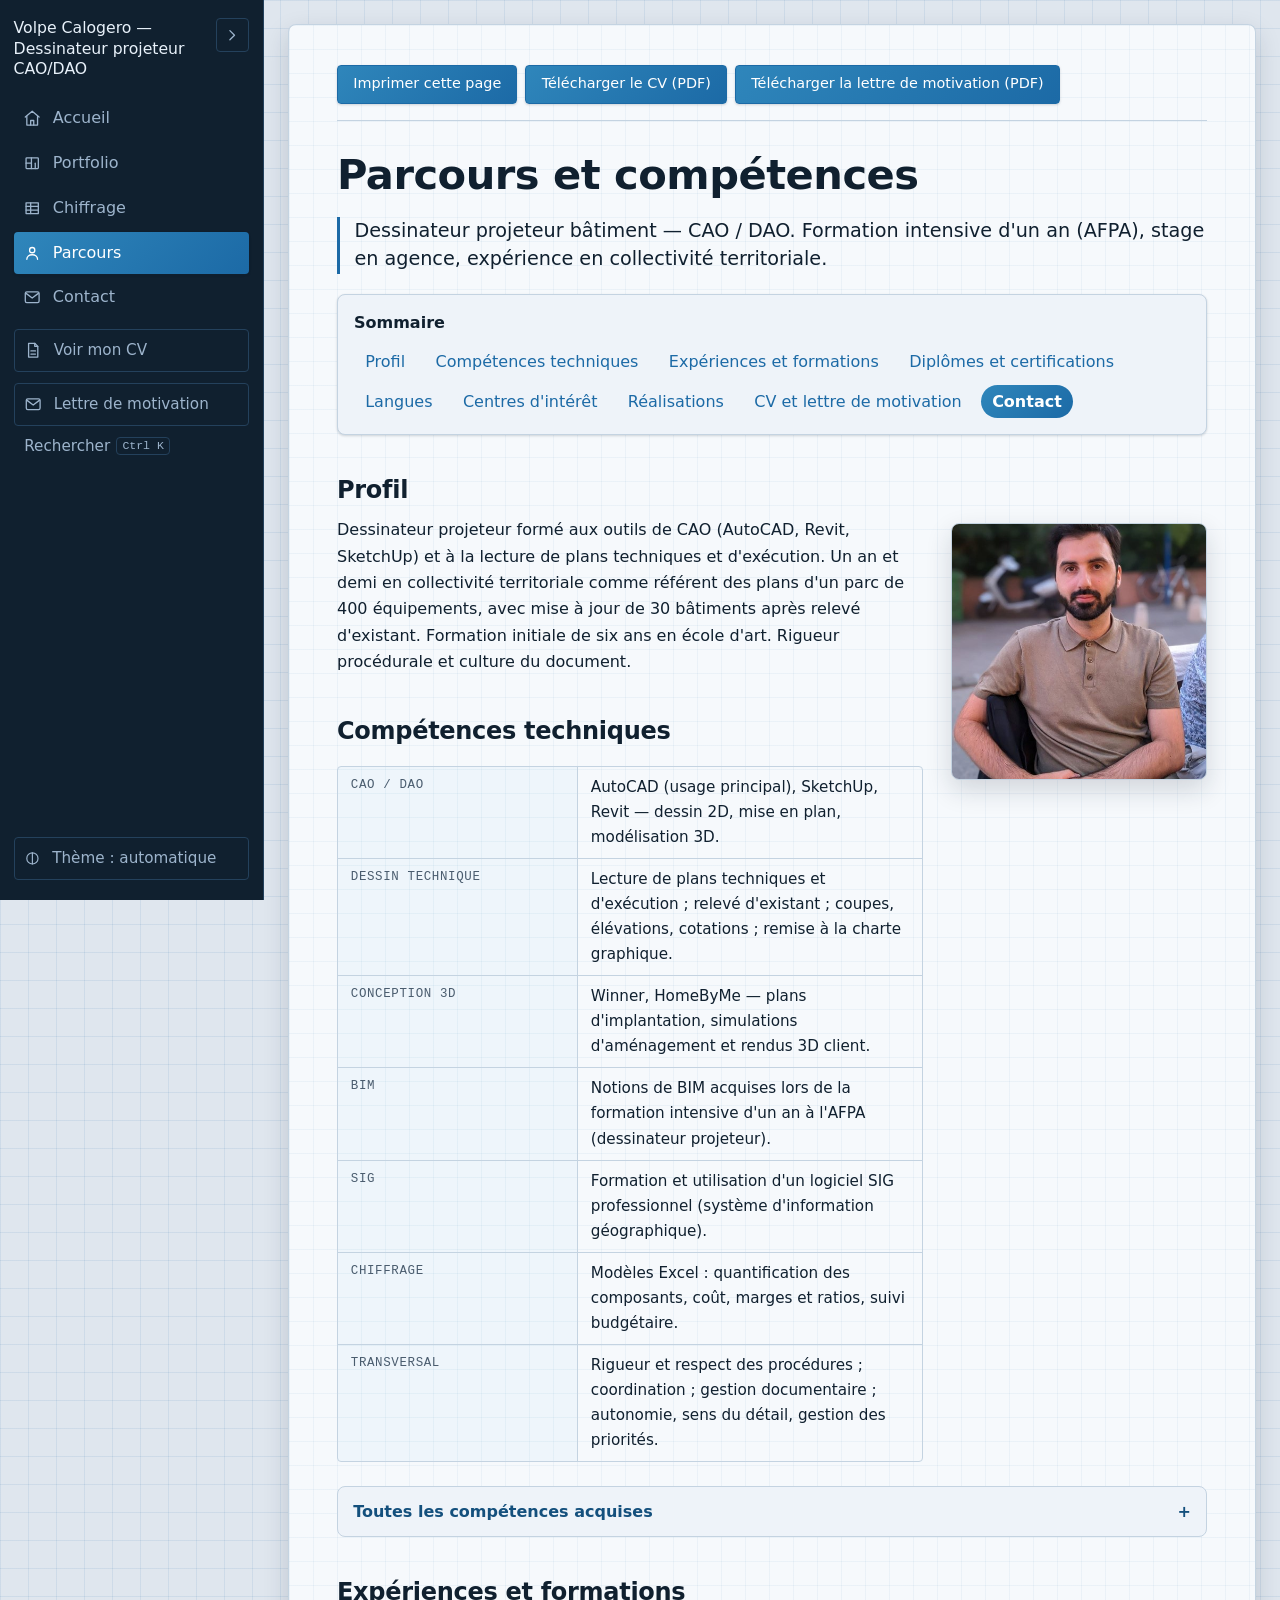
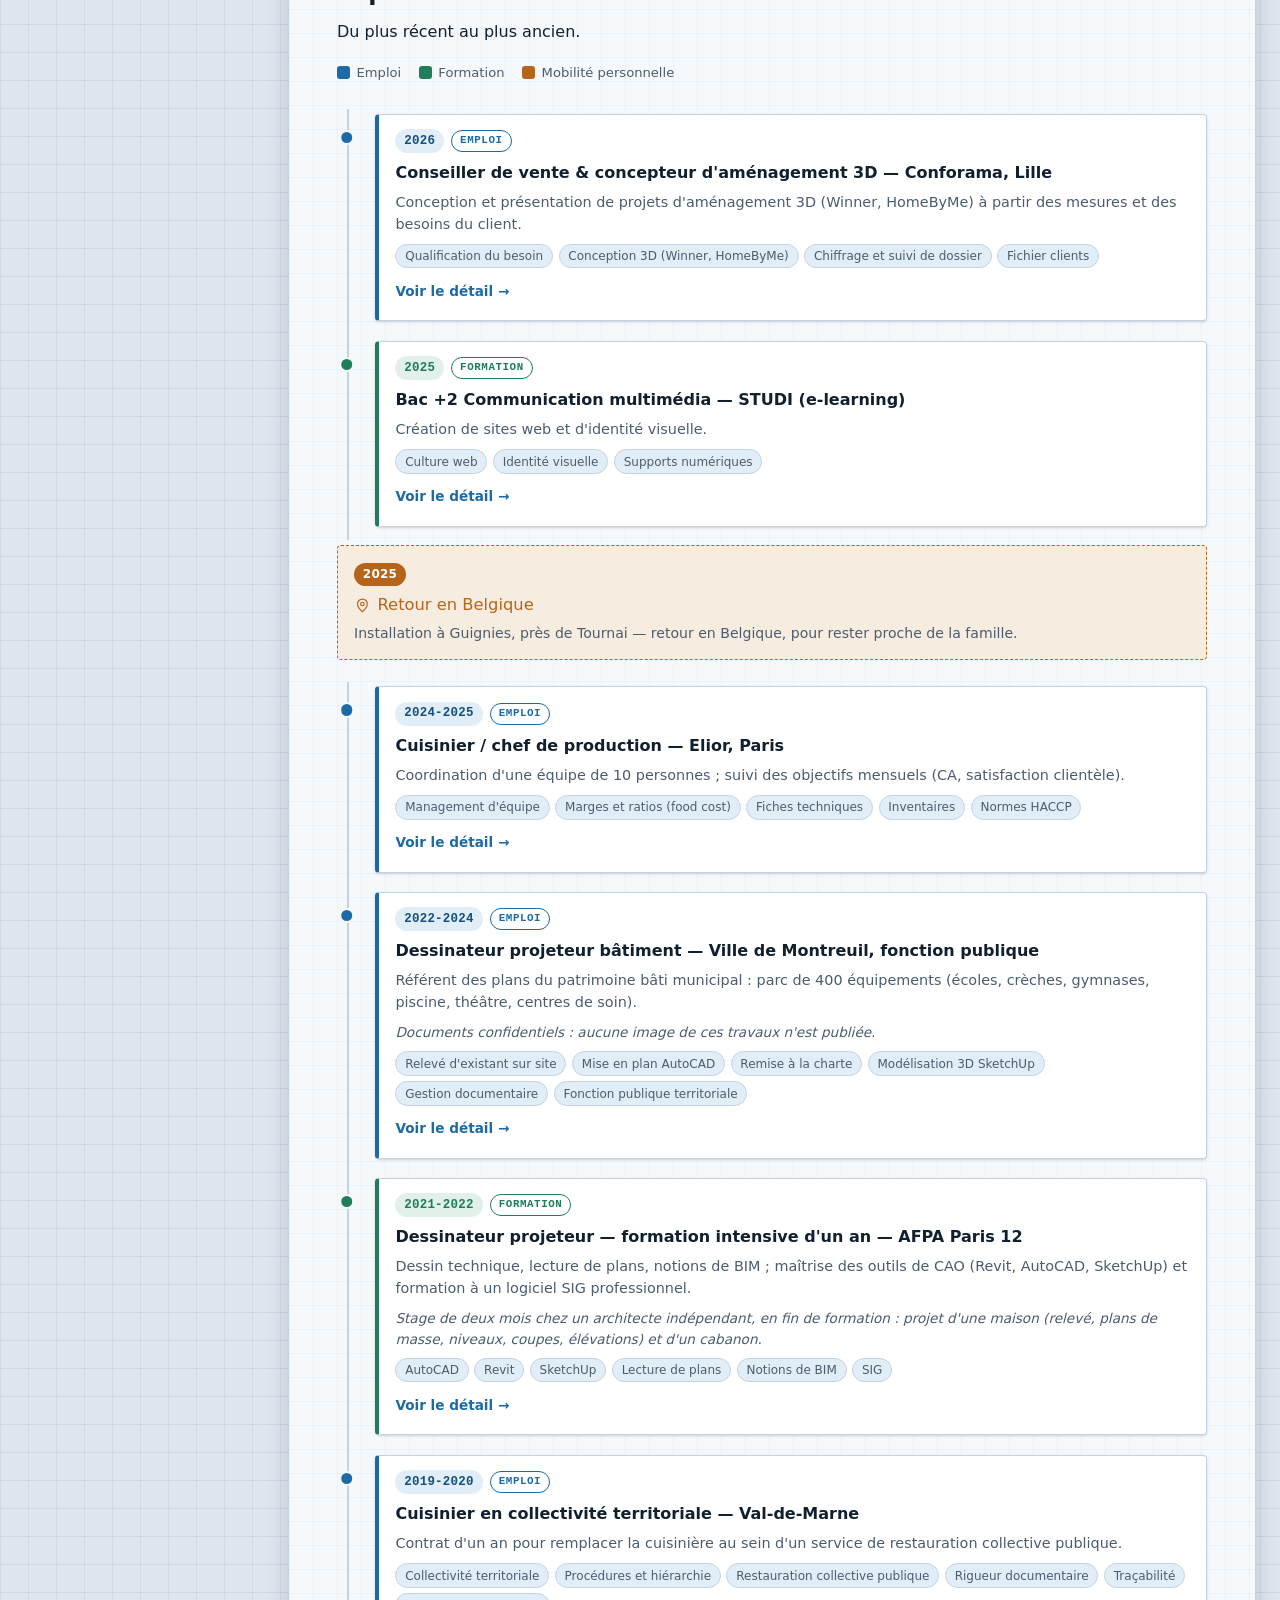
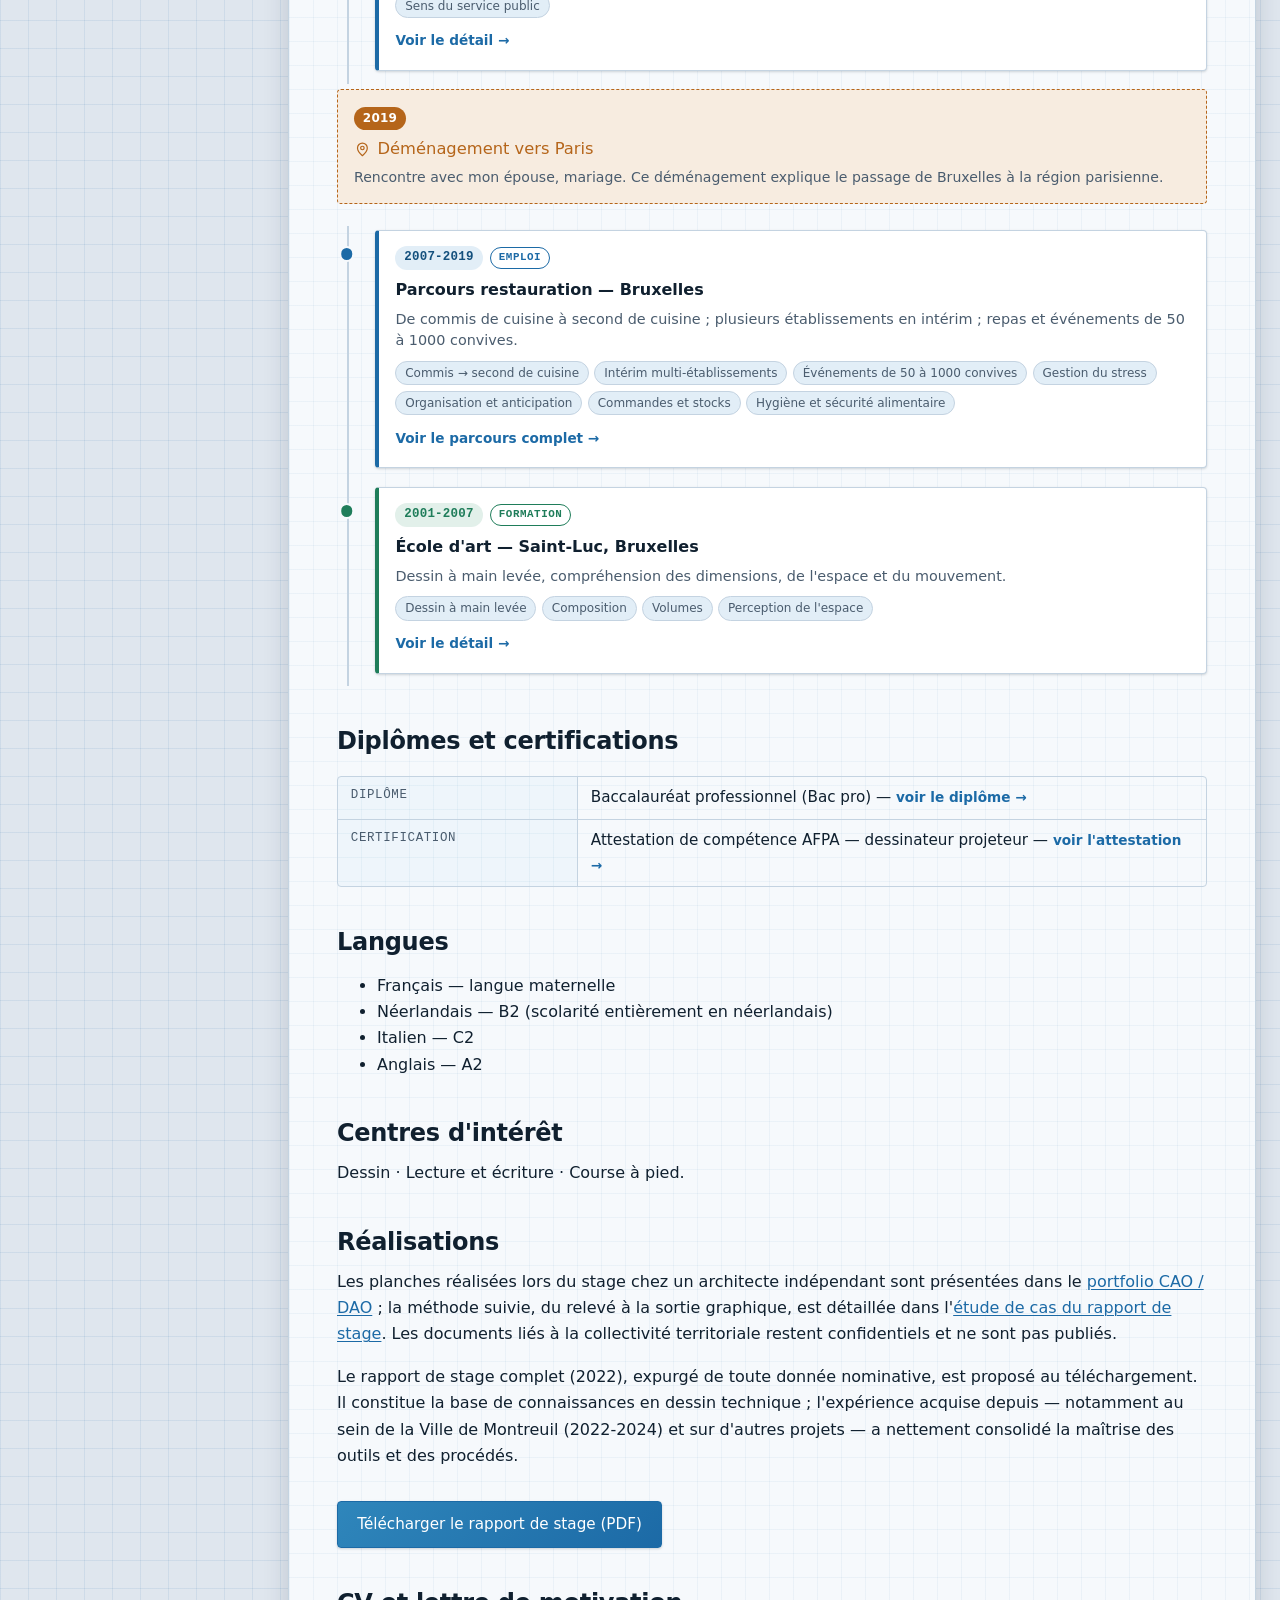
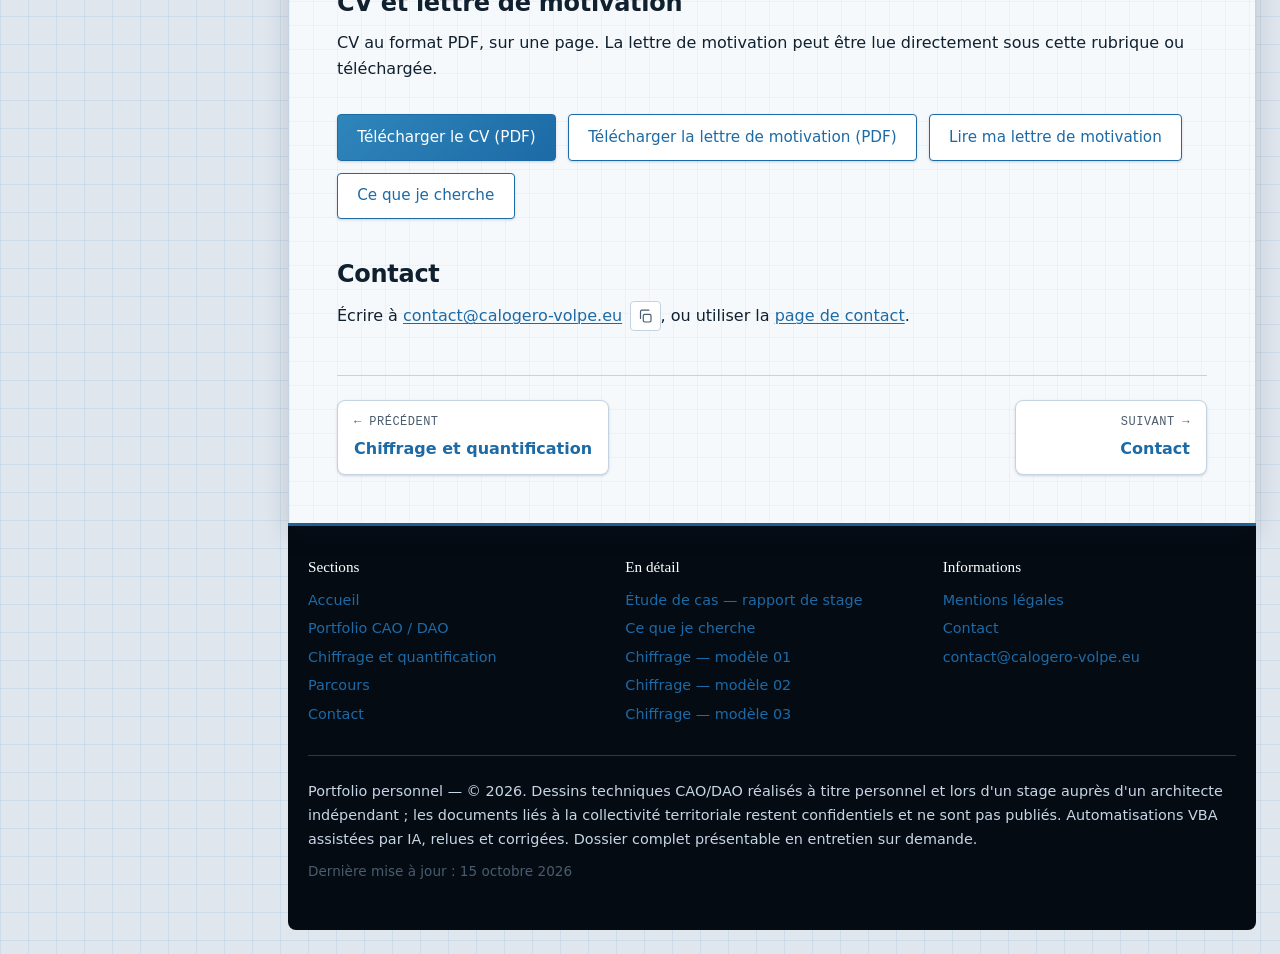
<file: parcours.html>
<!DOCTYPE html>
<html lang="fr">
<head>
<meta charset="utf-8">
<meta name="viewport" content="width=device-width, initial-scale=1, viewport-fit=cover">
<title>Parcours et compétences — Volpe Calogero — Dessinateur projeteur CAO/DAO</title>
<meta name="description" content="Parcours d'un dessinateur projeteur bâtiment CAO/DAO : formation AFPA, stage en agence, expérience en collectivité (AutoCAD, Revit, SketchUp).">
    <meta property="og:type" content="website">
    <meta property="og:site_name" content="Volpe Calogero — Dessinateur projeteur CAO/DAO">
    <meta property="og:locale" content="fr_FR">
    <meta property="og:title" content="Parcours et compétences — Volpe Calogero">
    <meta property="og:description" content="Formation, stage et expérience d'un dessinateur projeteur CAO/DAO.">
    <meta property="og:url" content="https://calogerovolpe.github.io/mes-realisations-batiments/parcours.html">
<script>try{var t=localStorage.getItem('theme');if(t){document.documentElement.setAttribute('data-theme',t)}}catch(e){}</script>
<link rel="stylesheet" href="assets/css/style.css">
<link rel="stylesheet" href="assets/css/print.css" media="print">
<script src="assets/js/main.js" defer></script>
</head>
<body>
  <a class="skip-link" href="#contenu">Aller au contenu</a>
<input type="checkbox" id="nav-reduit" class="nav-reduit" aria-label="Réduire ou déployer le menu">
<aside class="site-sidebar">
  <div class="sidebar-tete">
    <a class="site-title" href="index.html" aria-label="Volpe Calogero — Dessinateur projeteur CAO/DAO"><span class="marque-nom">Volpe Calogero — Dessinateur projeteur CAO/DAO</span><span class="marque-sigle" aria-hidden="true">VC</span></a>
    <label for="nav-reduit" class="sidebar-bascule"><svg class="nav-ico" viewBox="0 0 24 24" aria-hidden="true" focusable="false"><path d="m9 6 6 6-6 6"/></svg><span class="visually-hidden">Réduire ou déployer le menu</span></label>
  </div>
  <nav class="site-nav" aria-label="Navigation principale">
    <ul>
        <li><a href="index.html"><svg class="nav-ico" viewBox="0 0 24 24" aria-hidden="true" focusable="false"><path d="M3 10.5 12 3l9 7.5"/><path d="M5 9.5V21h14V9.5"/><path d="M10 21v-6h4v6"/></svg><span class="nav-libelle">Accueil</span></a></li>
        <li><a href="portfolio.html"><svg class="nav-ico" viewBox="0 0 24 24" aria-hidden="true" focusable="false"><rect x="4" y="5" width="16" height="14" rx="1"/><path d="M4 12h7"/><path d="M11 5v14"/><path d="M16 12v7"/></svg><span class="nav-libelle">Portfolio</span></a></li>
        <li><a href="excel.html"><svg class="nav-ico" viewBox="0 0 24 24" aria-hidden="true" focusable="false"><path d="M4 5h16v14H4z"/><path d="M4 9.5h16"/><path d="M4 14.5h16"/><path d="M10 5v14"/></svg><span class="nav-libelle">Chiffrage</span></a></li>
        <li><a href="parcours.html" aria-current="page"><svg class="nav-ico" viewBox="0 0 24 24" aria-hidden="true" focusable="false"><circle cx="12" cy="8" r="3.4"/><path d="M5 20c0-3.6 3.1-6 7-6s7 2.4 7 6"/></svg><span class="nav-libelle">Parcours</span></a></li>
        <li><a href="contact.html"><svg class="nav-ico" viewBox="0 0 24 24" aria-hidden="true" focusable="false"><rect x="3" y="5" width="18" height="14" rx="2"/><path d="m4 7 8 6 8-6"/></svg><span class="nav-libelle">Contact</span></a></li>
    </ul>
  </nav>
</aside>
<main class="site-main" id="contenu" data-impression="cv">
  <h1>Parcours et compétences</h1>
  <p class="accroche">Dessinateur projeteur bâtiment — CAO / DAO. Formation intensive d'un an (AFPA), stage en agence, expérience en collectivité territoriale.</p>

  <h2>Profil</h2>
  <figure class="photo-profil">
    <img src="assets/img/photo-profil.jpg" alt="Portrait" width="478" height="480">
  </figure>
  <p>Dessinateur projeteur formé aux outils de CAO (AutoCAD, Revit, SketchUp) et à la lecture de plans techniques et d'exécution. Un an et demi en collectivité territoriale comme référent des plans d'un parc de 400 équipements, avec mise à jour de 30 bâtiments après relevé d'existant. Formation initiale de six ans en école d'art. Rigueur procédurale et culture du document.</p>

  <h2>Compétences techniques</h2>
  <ul class="spec">
    <li><span class="spec-cle">CAO / DAO</span><span class="spec-val">AutoCAD (usage principal), SketchUp, Revit — dessin 2D, mise en plan, modélisation 3D.</span></li>
    <li><span class="spec-cle">Dessin technique</span><span class="spec-val">Lecture de plans techniques et d'exécution ; relevé d'existant ; coupes, élévations, cotations ; remise à la charte graphique.</span></li>
    <li><span class="spec-cle">Conception 3D</span><span class="spec-val">Winner, HomeByMe — plans d'implantation, simulations d'aménagement et rendus 3D client.</span></li>
    <li><span class="spec-cle">BIM</span><span class="spec-val">Notions de BIM acquises lors de la formation intensive d'un an à l'AFPA (dessinateur projeteur).</span></li>
    <li><span class="spec-cle">SIG</span><span class="spec-val">Formation et utilisation d'un logiciel SIG professionnel (système d'information géographique).</span></li>
    <li><span class="spec-cle">Chiffrage</span><span class="spec-val">Modèles Excel : quantification des composants, coût, marges et ratios, suivi budgétaire.</span></li>
    <li><span class="spec-cle">Transversal</span><span class="spec-val">Rigueur et respect des procédures ; coordination ; gestion documentaire ; autonomie, sens du détail, gestion des priorités.</span></li>
  </ul>

  <details class="accordeon">
    <summary>Toutes les compétences acquises</summary>
    <div class="accordeon-corps">
      <h3>CAO / DAO et dessin technique</h3>
      <ul class="tags" aria-label="Compétences en CAO / DAO et dessin technique">
        <li class="tag">AutoCAD</li>
        <li class="tag">Revit</li>
        <li class="tag">SketchUp</li>
        <li class="tag">Dessin 2D</li>
        <li class="tag">Modélisation 3D</li>
        <li class="tag">Mise en plan</li>
        <li class="tag">Lecture de plans techniques et d'exécution</li>
        <li class="tag">Relevé d'existant</li>
        <li class="tag">Coupes, élévations et cotations</li>
        <li class="tag">Remise à la charte graphique</li>
        <li class="tag">Notions de BIM</li>
        <li class="tag">Logiciel SIG professionnel</li>
      </ul>

      <h3>Conception 3D et aménagement</h3>
      <ul class="tags" aria-label="Compétences en conception 3D et aménagement">
        <li class="tag">Winner</li>
        <li class="tag">HomeByMe</li>
        <li class="tag">Plans d'implantation</li>
        <li class="tag">Simulation d'aménagement</li>
        <li class="tag">Rendu 3D client</li>
      </ul>

      <h3>Chiffrage et gestion</h3>
      <ul class="tags" aria-label="Compétences en chiffrage et gestion">
        <li class="tag">Quantification des composants</li>
        <li class="tag">Coût matière</li>
        <li class="tag">Marges et ratios</li>
        <li class="tag">Food cost</li>
        <li class="tag">Fiches techniques</li>
        <li class="tag">Suivi budgétaire</li>
        <li class="tag">Inventaires</li>
        <li class="tag">Commandes et stocks</li>
        <li class="tag">Qualification du besoin</li>
        <li class="tag">Suivi de dossier</li>
      </ul>

      <h3>Restauration collective</h3>
      <ul class="tags" aria-label="Compétences en restauration collective">
        <li class="tag">Hygiène et sécurité alimentaire</li>
        <li class="tag">Normes HACCP</li>
        <li class="tag">Management d'équipe</li>
        <li class="tag">Organisation d'événements</li>
        <li class="tag">Gestion du stress</li>
        <li class="tag">Production culinaire</li>
        <li class="tag">Progression commis → second de cuisine</li>
      </ul>

      <h3>Fonction publique territoriale et compétences transversales</h3>
      <ul class="tags" aria-label="Compétences en fonction publique territoriale et transversales">
        <li class="tag">Collectivité territoriale</li>
        <li class="tag">Procédures et hiérarchie</li>
        <li class="tag">Cadre réglementaire et normatif</li>
        <li class="tag">Rigueur documentaire</li>
        <li class="tag">Traçabilité</li>
        <li class="tag">Gestion documentaire</li>
        <li class="tag">Sens du service public</li>
        <li class="tag">Coordination</li>
        <li class="tag">Autonomie</li>
        <li class="tag">Sens du détail</li>
        <li class="tag">Gestion des priorités</li>
      </ul>

      <h3>Culture artistique et communication</h3>
      <ul class="tags" aria-label="Compétences en culture artistique et communication">
        <li class="tag">Dessin à main levée</li>
        <li class="tag">Composition</li>
        <li class="tag">Volumes</li>
        <li class="tag">Perception de l'espace</li>
        <li class="tag">Identité visuelle</li>
        <li class="tag">Culture web</li>
        <li class="tag">Supports numériques</li>
      </ul>
    </div>
  </details>

  <h2>Expériences et formations</h2>
  <p>Du plus récent au plus ancien.</p>
    <ul class="chrono-legende">
      <li class="chrono-legende-item"><span class="chrono-puce chrono-puce-emploi" aria-hidden="true"></span>Emploi</li>
      <li class="chrono-legende-item"><span class="chrono-puce chrono-puce-formation" aria-hidden="true"></span>Formation</li>
      <li class="chrono-legende-item"><span class="chrono-puce chrono-puce-mobilite" aria-hidden="true"></span>Mobilité personnelle</li>
    </ul>
    <ol class="chrono-segment" id="chrono">
      <li class="chrono-point chrono-cat-emploi">
        <div class="chrono-carte">
          <p class="chrono-meta"><span class="chrono-annee">2026</span><span class="chrono-cat">Emploi</span></p>
          <h4 class="chrono-titre">Conseiller de vente &amp; concepteur d'aménagement 3D — Conforama, Lille</h4>
          <p class="chrono-desc">Conception et présentation de projets d'aménagement 3D (Winner, HomeByMe) à partir des mesures et des besoins du client.</p>
          <ul class="tags" aria-label="Compétences acquises">
            <li class="tag">Qualification du besoin</li>
            <li class="tag">Conception 3D (Winner, HomeByMe)</li>
            <li class="tag">Chiffrage et suivi de dossier</li>
            <li class="tag">Fichier clients</li>
          </ul>
          <p class="chrono-action"><a class="chrono-lien" href="#detail-conforama">Voir le détail <span aria-hidden="true">→</span></a></p>
        </div>
      </li>
      <li class="chrono-point chrono-cat-formation">
        <div class="chrono-carte">
          <p class="chrono-meta"><span class="chrono-annee">2025</span><span class="chrono-cat">Formation</span></p>
          <h4 class="chrono-titre">Bac +2 Communication multimédia — STUDI (e-learning)</h4>
          <p class="chrono-desc">Création de sites web et d'identité visuelle.</p>
          <ul class="tags" aria-label="Compétences acquises">
            <li class="tag">Culture web</li>
            <li class="tag">Identité visuelle</li>
            <li class="tag">Supports numériques</li>
          </ul>
          <p class="chrono-action"><a class="chrono-lien" href="#detail-studi">Voir le détail <span aria-hidden="true">→</span></a></p>
        </div>
      </li>
    </ol>
    <div class="chrono-demenagement">
      <p class="chrono-demenagement-annee">2025</p>
      <p class="chrono-demenagement-titre"><svg class="chrono-ico" viewBox="0 0 24 24" aria-hidden="true" focusable="false"><path d="M12 21s7-6.1 7-11a7 7 0 1 0-14 0c0 4.9 7 11 7 11Z"/><circle cx="12" cy="10" r="2.5"/></svg>Retour en Belgique</p>
      <p class="chrono-demenagement-desc">Installation à Guignies, près de Tournai — retour en Belgique, pour rester proche de la famille.</p>
    </div>
    <ol class="chrono-segment">
      <li class="chrono-point chrono-cat-emploi">
        <div class="chrono-carte">
          <p class="chrono-meta"><span class="chrono-annee">2024-2025</span><span class="chrono-cat">Emploi</span></p>
          <h4 class="chrono-titre">Cuisinier / chef de production — Elior, Paris</h4>
          <p class="chrono-desc">Coordination d'une équipe de 10 personnes ; suivi des objectifs mensuels (CA, satisfaction clientèle).</p>
          <ul class="tags" aria-label="Compétences acquises">
            <li class="tag">Management d'équipe</li>
            <li class="tag">Marges et ratios (food cost)</li>
            <li class="tag">Fiches techniques</li>
            <li class="tag">Inventaires</li>
            <li class="tag">Normes HACCP</li>
          </ul>
          <p class="chrono-action"><a class="chrono-lien" href="#detail-elior">Voir le détail <span aria-hidden="true">→</span></a></p>
        </div>
      </li>
      <li class="chrono-point chrono-cat-emploi">
        <div class="chrono-carte">
          <p class="chrono-meta"><span class="chrono-annee">2022-2024</span><span class="chrono-cat">Emploi</span></p>
          <h4 class="chrono-titre">Dessinateur projeteur bâtiment — Ville de Montreuil, fonction publique</h4>
          <p class="chrono-desc">Référent des plans du patrimoine bâti municipal : parc de 400 équipements (écoles, crèches, gymnases, piscine, théâtre, centres de soin).</p>
          <p class="chrono-note">Documents confidentiels : aucune image de ces travaux n'est publiée.</p>
          <ul class="tags" aria-label="Compétences acquises">
            <li class="tag">Relevé d'existant sur site</li>
            <li class="tag">Mise en plan AutoCAD</li>
            <li class="tag">Remise à la charte</li>
            <li class="tag">Modélisation 3D SketchUp</li>
            <li class="tag">Gestion documentaire</li>
            <li class="tag">Fonction publique territoriale</li>
          </ul>
          <p class="chrono-action"><a class="chrono-lien" href="#detail-montreuil">Voir le détail <span aria-hidden="true">→</span></a></p>
        </div>
      </li>
      <li class="chrono-point chrono-cat-formation">
        <div class="chrono-carte">
          <p class="chrono-meta"><span class="chrono-annee">2021-2022</span><span class="chrono-cat">Formation</span></p>
          <h4 class="chrono-titre">Dessinateur projeteur — formation intensive d'un an — AFPA Paris 12</h4>
          <p class="chrono-desc">Dessin technique, lecture de plans, notions de BIM ; maîtrise des outils de CAO (Revit, AutoCAD, SketchUp) et formation à un logiciel SIG professionnel.</p>
          <p class="chrono-note">Stage de deux mois chez un architecte indépendant, en fin de formation : projet d'une maison (relevé, plans de masse, niveaux, coupes, élévations) et d'un cabanon.</p>
          <ul class="tags" aria-label="Compétences acquises">
            <li class="tag">AutoCAD</li>
            <li class="tag">Revit</li>
            <li class="tag">SketchUp</li>
            <li class="tag">Lecture de plans</li>
            <li class="tag">Notions de BIM</li>
            <li class="tag">SIG</li>
          </ul>
          <p class="chrono-action"><a class="chrono-lien" href="#detail-afpa">Voir le détail <span aria-hidden="true">→</span></a></p>
        </div>
      </li>
      <li class="chrono-point chrono-cat-emploi">
        <div class="chrono-carte">
          <p class="chrono-meta"><span class="chrono-annee">2019-2020</span><span class="chrono-cat">Emploi</span></p>
          <h4 class="chrono-titre">Cuisinier en collectivité territoriale — Val-de-Marne</h4>
          <p class="chrono-desc">Contrat d'un an pour remplacer la cuisinière au sein d'un service de restauration collective publique.</p>
          <ul class="tags" aria-label="Compétences acquises">
            <li class="tag">Collectivité territoriale</li>
            <li class="tag">Procédures et hiérarchie</li>
            <li class="tag">Restauration collective publique</li>
            <li class="tag">Rigueur documentaire</li>
            <li class="tag">Traçabilité</li>
            <li class="tag">Sens du service public</li>
          </ul>
          <p class="chrono-action"><a class="chrono-lien" href="#detail-valdemarne">Voir le détail <span aria-hidden="true">→</span></a></p>
        </div>
      </li>
    </ol>
    <div class="chrono-demenagement">
      <p class="chrono-demenagement-annee">2019</p>
      <p class="chrono-demenagement-titre"><svg class="chrono-ico" viewBox="0 0 24 24" aria-hidden="true" focusable="false"><path d="M12 21s7-6.1 7-11a7 7 0 1 0-14 0c0 4.9 7 11 7 11Z"/><circle cx="12" cy="10" r="2.5"/></svg>Déménagement vers Paris</p>
      <p class="chrono-demenagement-desc">Rencontre avec mon épouse, mariage. Ce déménagement explique le passage de Bruxelles à la région parisienne.</p>
    </div>
    <ol class="chrono-segment">
      <li class="chrono-point chrono-cat-emploi">
        <div class="chrono-carte">
          <p class="chrono-meta"><span class="chrono-annee">2007-2019</span><span class="chrono-cat">Emploi</span></p>
          <h4 class="chrono-titre">Parcours restauration — Bruxelles</h4>
          <p class="chrono-desc">De commis de cuisine à second de cuisine ; plusieurs établissements en intérim ; repas et événements de 50 à 1000 convives.</p>
          <ul class="tags" aria-label="Compétences acquises">
            <li class="tag">Commis → second de cuisine</li>
            <li class="tag">Intérim multi-établissements</li>
            <li class="tag">Événements de 50 à 1000 convives</li>
            <li class="tag">Gestion du stress</li>
            <li class="tag">Organisation et anticipation</li>
            <li class="tag">Commandes et stocks</li>
            <li class="tag">Hygiène et sécurité alimentaire</li>
          </ul>
          <p class="chrono-action"><a class="chrono-lien" href="#detail-restauration">Voir le parcours complet <span aria-hidden="true">→</span></a></p>
        </div>
      </li>
      <li class="chrono-point chrono-cat-formation">
        <div class="chrono-carte">
          <p class="chrono-meta"><span class="chrono-annee">2001-2007</span><span class="chrono-cat">Formation</span></p>
          <h4 class="chrono-titre">École d'art — Saint-Luc, Bruxelles</h4>
          <p class="chrono-desc">Dessin à main levée, compréhension des dimensions, de l'espace et du mouvement.</p>
          <ul class="tags" aria-label="Compétences acquises">
            <li class="tag">Dessin à main levée</li>
            <li class="tag">Composition</li>
            <li class="tag">Volumes</li>
            <li class="tag">Perception de l'espace</li>
          </ul>
          <p class="chrono-action"><a class="chrono-lien" href="#detail-saintluc">Voir le détail <span aria-hidden="true">→</span></a></p>
        </div>
      </li>
    </ol>

  <h2 id="diplomes">Diplômes et certifications</h2>
  <ul class="spec">
    <li><span class="spec-cle">Diplôme</span><span class="spec-val">Baccalauréat professionnel (Bac pro) — <a class="chrono-lien" href="#vue-diplome-bac-pro">voir le diplôme <span aria-hidden="true">→</span></a></span></li>
    <li><span class="spec-cle">Certification</span><span class="spec-val">Attestation de compétence AFPA — dessinateur projeteur — <a class="chrono-lien" href="#vue-attestation-afpa">voir l'attestation <span aria-hidden="true">→</span></a></span></li>
  </ul>

  <h2>Langues</h2>
  <ul>
    <li>Français — langue maternelle</li>
    <li>Néerlandais — B2 (scolarité entièrement en néerlandais)</li>
    <li>Italien — C2</li>
    <li>Anglais — A2</li>
  </ul>

  <h2>Centres d'intérêt</h2>
  <p>Dessin · Lecture et écriture · Course à pied.</p>

  <h2>Réalisations</h2>
  <p>Les planches réalisées lors du stage chez un architecte indépendant sont présentées dans le <a href="portfolio.html">portfolio CAO / DAO</a> ; la méthode suivie, du relevé à la sortie graphique, est détaillée dans l'<a href="etude-cas-rapport-stage.html">étude de cas du rapport de stage</a>. Les documents liés à la collectivité territoriale restent confidentiels et ne sont pas publiés.</p>
  <p>Le rapport de stage complet (2022), expurgé de toute donnée nominative, est proposé au téléchargement. Il constitue la base de connaissances en dessin technique ; l'expérience acquise depuis — notamment au sein de la Ville de Montreuil (2022-2024) et sur d'autres projets — a nettement consolidé la maîtrise des outils et des procédés.</p>
  <p class="cta"><a class="btn" href="assets/fichiers/rapport-stage-2022.pdf">Télécharger le rapport de stage (PDF)</a></p>

  <h2 id="cv-lettre">CV et lettre de motivation</h2>
  <p>CV au format PDF, sur une page. La lettre de motivation peut être lue directement sous cette rubrique ou téléchargée.</p>
  <p class="cta"><a class="btn" href="assets/fichiers/cv-volpe-calogero.pdf" download>Télécharger le CV (PDF)</a> <a class="btn btn-secondaire" href="assets/fichiers/lettre-motivation.pdf" download>Télécharger la lettre de motivation (PDF)</a> <a class="btn btn-secondaire" href="#vue-lettre">Lire ma lettre de motivation</a> <a class="btn btn-secondaire" href="ce-que-je-cherche.html">Ce que je cherche</a></p>

  <h2>Contact</h2>
  <p>Écrire à <a href="mailto:contact@calogero-volpe.eu">contact@calogero-volpe.eu</a>, ou utiliser la <a href="contact.html">page de contact</a>.</p>

  <nav class="nav-fin" aria-label="Navigation entre les sections">
    <a class="nav-fin-lien nav-fin-precedent" href="excel.html">
      <span class="nav-fin-direction">← Précédent</span>
      <span class="nav-fin-titre">Chiffrage et quantification</span>
    </a>
    <a class="nav-fin-lien nav-fin-suivant" href="contact.html">
      <span class="nav-fin-direction">Suivant →</span>
      <span class="nav-fin-titre">Contact</span>
    </a>
  </nav>
</main>
<footer class="site-footer">
  <div class="site-footer-inner">
    <nav class="footer-nav" aria-label="Navigation de pied de page">
      <div class="footer-nav-groupe">
        <span class="footer-nav-titre">Sections</span>
        <ul>
          <li><a href="index.html">Accueil</a></li>
          <li><a href="portfolio.html">Portfolio CAO / DAO</a></li>
          <li><a href="excel.html">Chiffrage et quantification</a></li>
          <li><a href="parcours.html">Parcours</a></li>
          <li><a href="contact.html">Contact</a></li>
        </ul>
      </div>
      <div class="footer-nav-groupe">
        <span class="footer-nav-titre">En détail</span>
        <ul>
          <li><a href="etude-cas-rapport-stage.html">Étude de cas — rapport de stage</a></li>
          <li><a href="ce-que-je-cherche.html">Ce que je cherche</a></li>
          <li><a href="excel-modele-01-rentabilite.html">Chiffrage — modèle 01</a></li>
          <li><a href="excel-modele-02-cout-matiere.html">Chiffrage — modèle 02</a></li>
          <li><a href="excel-modele-03-investissement.html">Chiffrage — modèle 03</a></li>
        </ul>
      </div>
      <div class="footer-nav-groupe">
        <span class="footer-nav-titre">Informations</span>
        <ul>
          <li><a href="mentions-legales.html">Mentions légales</a></li>
          <li><a href="contact.html">Contact</a></li>
          <li><a href="mailto:contact@calogero-volpe.eu">contact@calogero-volpe.eu</a></li>
        </ul>
      </div>
    </nav>
    <p>Portfolio personnel — © 2026. Dessins techniques CAO/DAO réalisés à titre personnel et lors d'un stage auprès d'un architecte indépendant ; les documents liés à la collectivité territoriale restent confidentiels et ne sont pas publiés. Automatisations VBA assistées par IA, relues et corrigées. Dossier complet présentable en entretien sur demande.</p>
    <p class="maj">Dernière mise à jour : 15 octobre 2026</p>
  </div>
</footer>

<div class="chrono-modales">
  <div class="modale" id="detail-conforama" tabindex="-1" role="dialog" aria-modal="true" aria-labelledby="mt-detail-conforama">
    <div class="modale-boite">
      <a class="modale-fermer" href="#chrono" aria-label="Fermer le détail">✕</a>
      <h3 class="modale-titre" id="mt-detail-conforama">Conseiller de vente &amp; concepteur d'aménagement 3D — Conforama, Lille (2026, 4 mois)</h3>
      <p>Conception et présentation de projets d'aménagement 3D (Winner, HomeByMe) ; qualification du besoin, chiffrage et suivi de dossier ; fichier clients pour la relance.</p>
    </div>
  </div>
  <div class="modale" id="detail-studi" tabindex="-1" role="dialog" aria-modal="true" aria-labelledby="mt-detail-studi">
    <div class="modale-boite">
      <a class="modale-fermer" href="#chrono" aria-label="Fermer le détail">✕</a>
      <h3 class="modale-titre" id="mt-detail-studi">Bac +2 Communication multimédia — STUDI (2025)</h3>
      <p>Communication digitale, création de supports et culture web, en e-learning.</p>
    </div>
  </div>
  <div class="modale" id="detail-elior" tabindex="-1" role="dialog" aria-modal="true" aria-labelledby="mt-detail-elior">
    <div class="modale-boite">
      <a class="modale-fermer" href="#chrono" aria-label="Fermer le détail">✕</a>
      <h3 class="modale-titre" id="mt-detail-elior">Cuisinier / chef de production — Elior (2024-2025)</h3>
      <p>Coordination d'une équipe de 10 personnes ; suivi des objectifs mensuels ; maîtrise des marges et des ratios (food cost, fiches techniques) ; inventaires et normes HACCP.</p>
    </div>
  </div>
  <div class="modale" id="detail-montreuil" tabindex="-1" role="dialog" aria-modal="true" aria-labelledby="mt-detail-montreuil">
    <div class="modale-boite">
      <a class="modale-fermer" href="#chrono" aria-label="Fermer le détail">✕</a>
      <h3 class="modale-titre" id="mt-detail-montreuil">Dessinateur projeteur bâtiment — Ville de Montreuil (2022 – 2024)</h3>
      <p>Référent des plans du patrimoine bâti (400 équipements). Mise à jour de 30 bâtiments : relevé, mise en plan sous AutoCAD, remise à la charte ; classement et indexation ; modélisation 3D SketchUp. Documents confidentiels, non publiés.</p>
    </div>
  </div>
  <div class="modale" id="detail-afpa" tabindex="-1" role="dialog" aria-modal="true" aria-labelledby="mt-detail-afpa">
    <div class="modale-boite">
      <a class="modale-fermer" href="#chrono" aria-label="Fermer le détail">✕</a>
      <h3 class="modale-titre" id="mt-detail-afpa">Dessinateur projeteur — AFPA Paris 12 (2021-2022, formation intensive d'un an)</h3>
      <p>Formation intensive d'un an pour devenir dessinateur projeteur : dessin technique, normes de plans, relevé d'existant, notions de BIM (AutoCAD, Revit, SketchUp) et formation à un logiciel SIG professionnel. Stage de deux mois chez un architecte indépendant en fin de formation : relevé et plans d'une maison (masse, RDC, R+1, R+2, élévations) et d'un cabanon.</p>
    </div>
  </div>
  <div class="modale" id="detail-valdemarne" tabindex="-1" role="dialog" aria-modal="true" aria-labelledby="mt-detail-valdemarne">
    <div class="modale-boite">
      <a class="modale-fermer" href="#chrono" aria-label="Fermer le détail">✕</a>
      <h3 class="modale-titre" id="mt-detail-valdemarne">Cuisinier en collectivité territoriale — Val-de-Marne (2019-2020, contrat d'un an)</h3>
      <p>Remplacement de la cuisinière au sein d'un service de restauration collective publique. Première expérience dans la fonction publique territoriale : découverte du fonctionnement d'une collectivité (procédures, hiérarchie, circuits de validation), respect du cadre réglementaire et normatif, rigueur documentaire et traçabilité.</p>
      <p><strong>Compétences acquises :</strong> fonctionnement d'une collectivité territoriale ; application des procédures et des normes en vigueur ; rigueur documentaire, traçabilité et sens du service public.</p>
    </div>
  </div>
  <div class="modale" id="detail-restauration" tabindex="-1" role="dialog" aria-modal="true" aria-labelledby="mt-detail-restauration">
    <div class="modale-boite">
      <a class="modale-fermer" href="#chrono" aria-label="Fermer le détail">✕</a>
      <h3 class="modale-titre" id="mt-detail-restauration">Parcours restauration — Bruxelles (2007-2019)</h3>
      <p>Parcours mené principalement en intérim, dans plusieurs établissements : restauration collective d'entreprise (Sodexo), maison de retraite, écoles, hôpitaux, institutions européennes (Commission européenne), école militaire de Bruxelles et restauration traditionnelle.</p>
      <p>Entrée au poste de commis de cuisine (tâches de base : préparation, mise en place, plonge) puis évolution au poste de second de cuisine : encadrement de la brigade, organisation du service, dressage et buffets.</p>
      <p>Organisation et préparation de repas et d'événements de 50 à 1000 convives.</p>
      <p><strong>Compétences acquises :</strong> gestion du stress et des coups de feu ; organisation et anticipation ; progression du poste de commis à second de cuisine ; commandes et gestion des stocks ; hygiène et sécurité alimentaire (HACCP).</p>
    </div>
  </div>
  <div class="modale" id="detail-saintluc" tabindex="-1" role="dialog" aria-modal="true" aria-labelledby="mt-detail-saintluc">
    <div class="modale-boite">
      <a class="modale-fermer" href="#chrono" aria-label="Fermer le détail">✕</a>
      <h3 class="modale-titre" id="mt-detail-saintluc">École d'art — Saint-Luc, Bruxelles (2001-2007)</h3>
      <p>Base artistique — dessin, composition, volumes, perception de l'espace — qui nourrit le dessin technique.</p>
    </div>
  </div>
</div>
<div class="visionneuse" id="vue-diplome-bac-pro" role="dialog" aria-modal="true" aria-label="Diplôme du baccalauréat professionnel">
  <a class="visionneuse-fond" href="#diplomes" aria-label="Fermer l'aperçu"></a>
  <figure class="visionneuse-boite">
    <img src="assets/img/diplome-bac-pro.jpg" alt="Diplôme du baccalauréat professionnel">
    <figcaption>Diplôme du baccalauréat professionnel</figcaption>
  </figure>
  <a class="visionneuse-fermer" href="#diplomes" aria-label="Fermer l'aperçu">✕</a>
</div>
<div class="visionneuse" id="vue-attestation-afpa" role="dialog" aria-modal="true" aria-label="Attestation de compétence AFPA — dessinateur projeteur">
  <a class="visionneuse-fond" href="#diplomes" aria-label="Fermer l'aperçu"></a>
  <figure class="visionneuse-boite">
    <img src="assets/img/attestation-competence-afpa.jpg" alt="Attestation de compétence AFPA — dessinateur projeteur">
    <figcaption>Attestation de compétence AFPA — dessinateur projeteur</figcaption>
  </figure>
  <a class="visionneuse-fermer" href="#diplomes" aria-label="Fermer l'aperçu">✕</a>
</div>
<div class="visionneuse visionneuse-doc-fixe" id="vue-lettre" role="dialog" aria-modal="true" aria-label="Lettre de motivation — Volpe Calogero">
  <a class="visionneuse-fond" href="#cv-lettre" aria-label="Fermer l'aperçu"></a>
  <div class="visionneuse-boite visionneuse-boite-doc">
    <iframe class="visionneuse-doc" src="assets/fichiers/lettre-motivation.pdf" title="Lettre de motivation — Volpe Calogero" loading="lazy"></iframe>
    <p class="visionneuse-doc-barre"><a class="btn" href="assets/fichiers/lettre-motivation.pdf" download>Télécharger le PDF (original)</a></p>
  </div>
  <a class="visionneuse-fermer" href="#cv-lettre" aria-label="Fermer l'aperçu">✕</a>
</div>
</body>
</html>
</file>
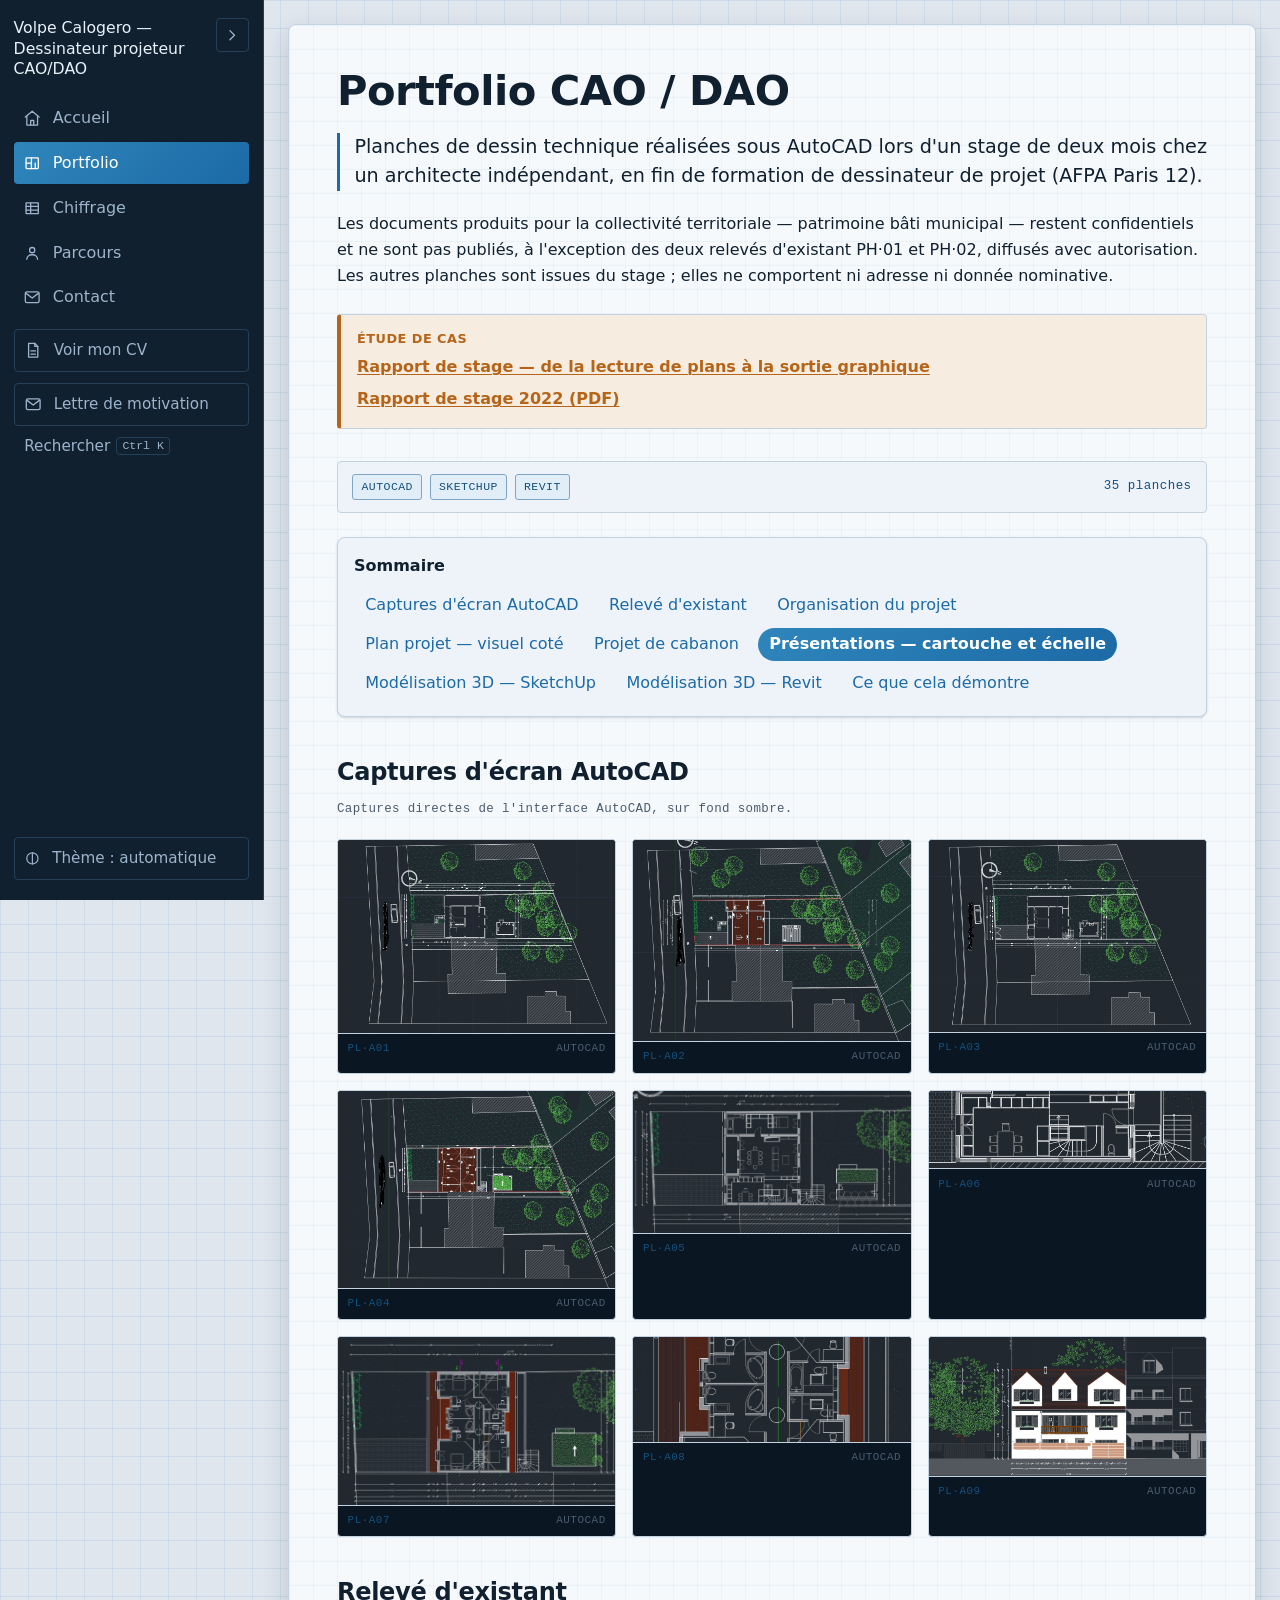
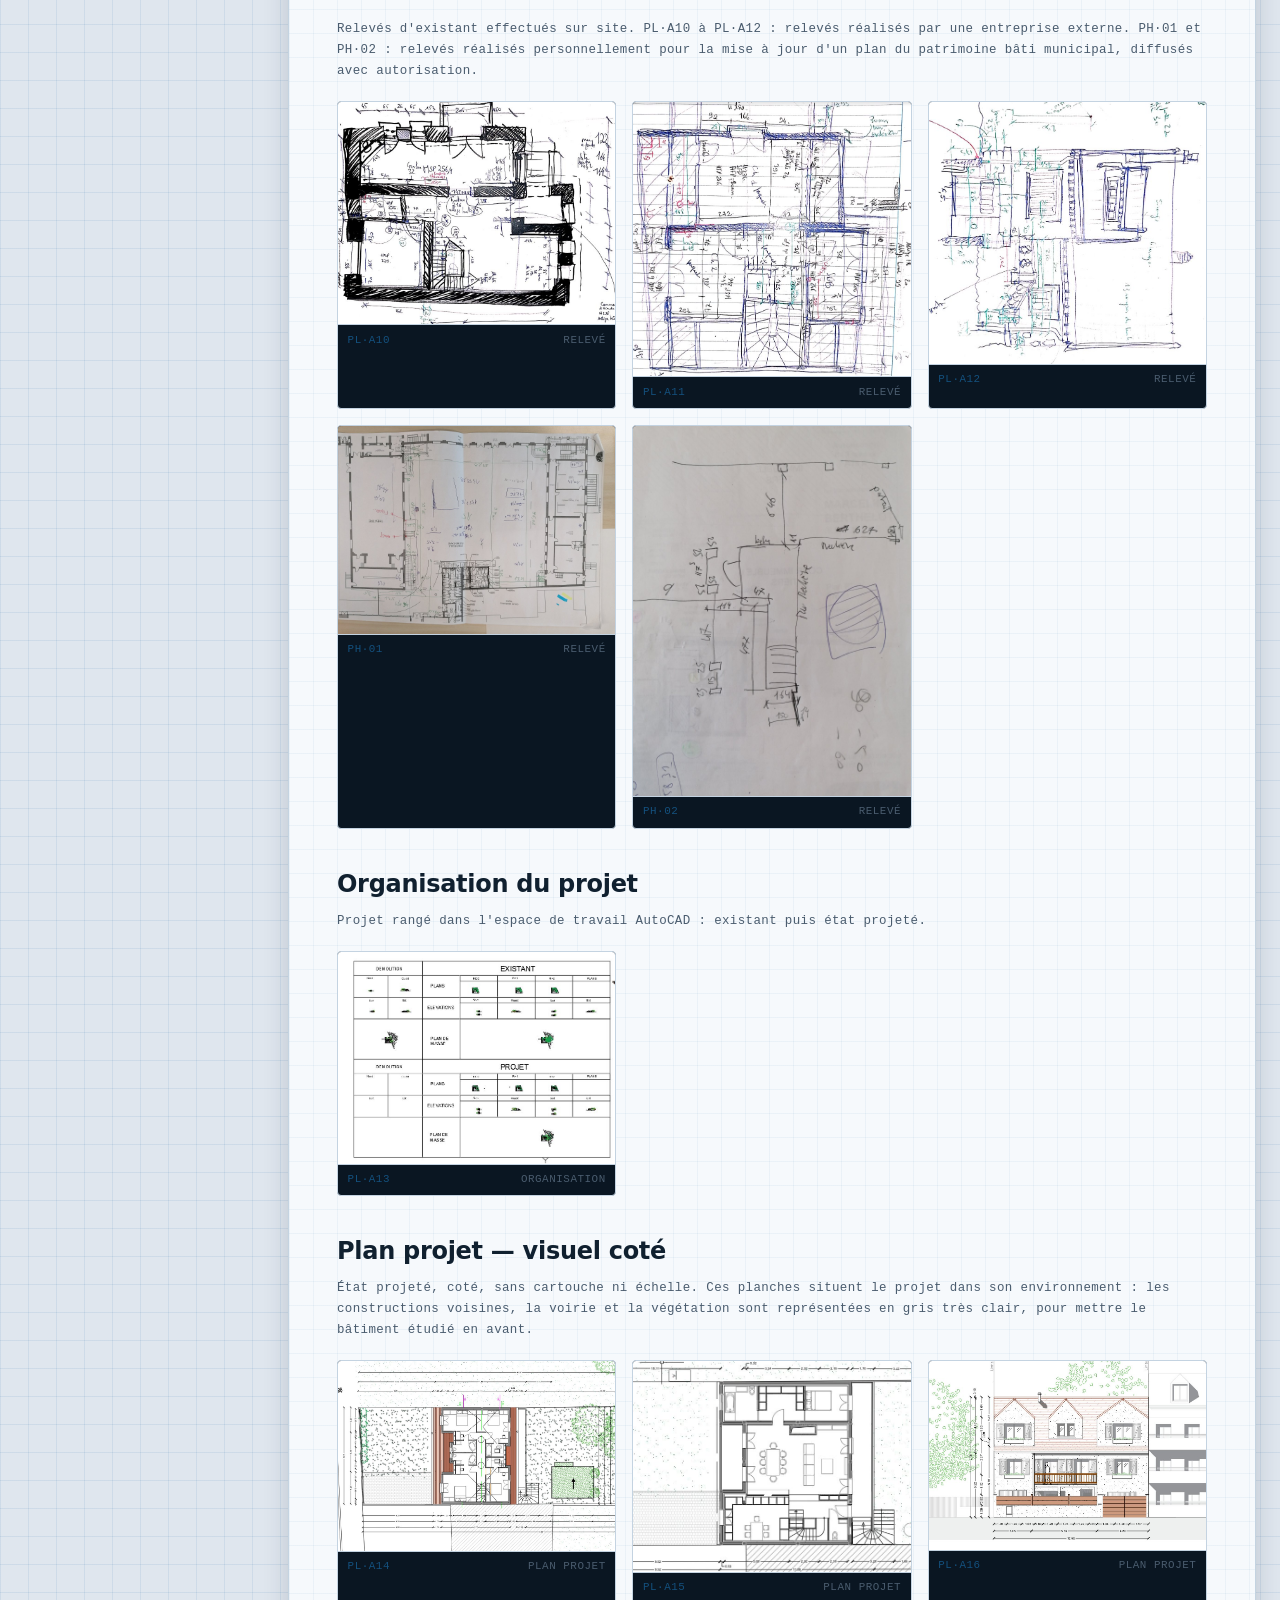
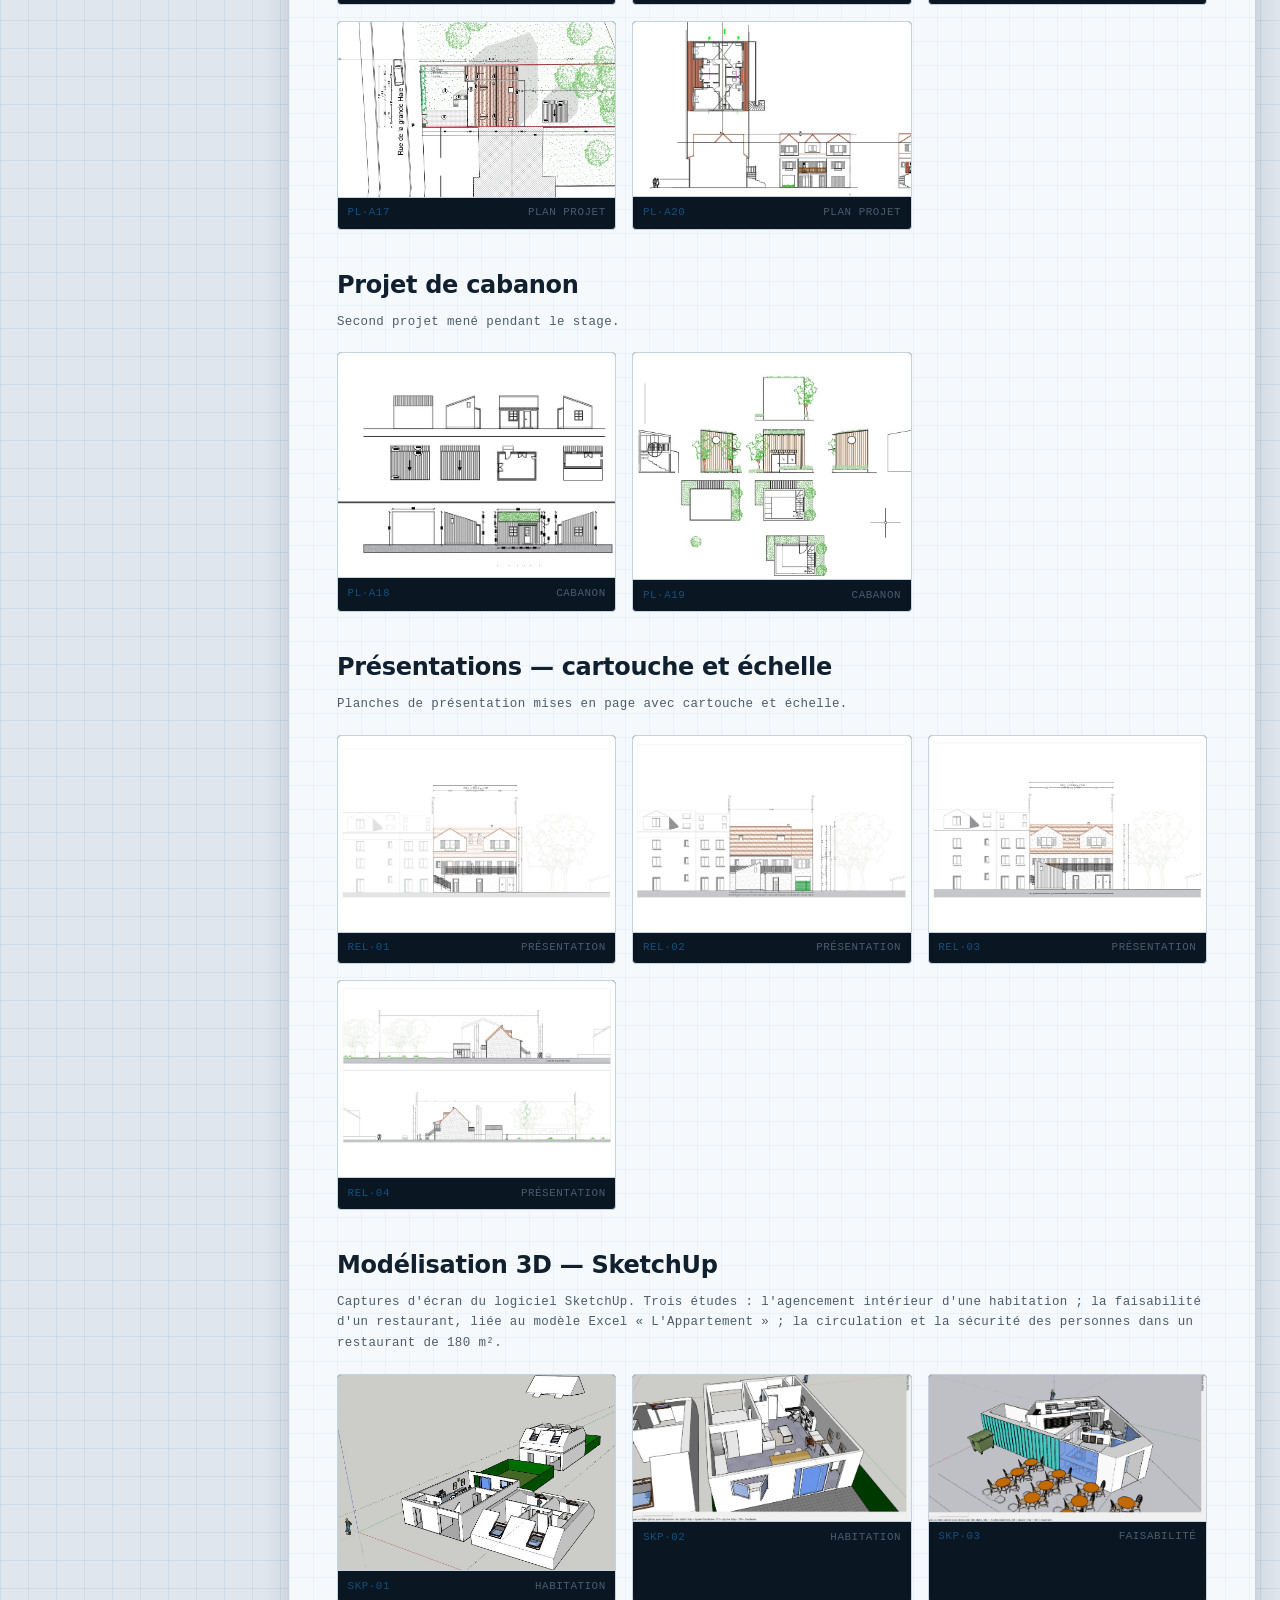
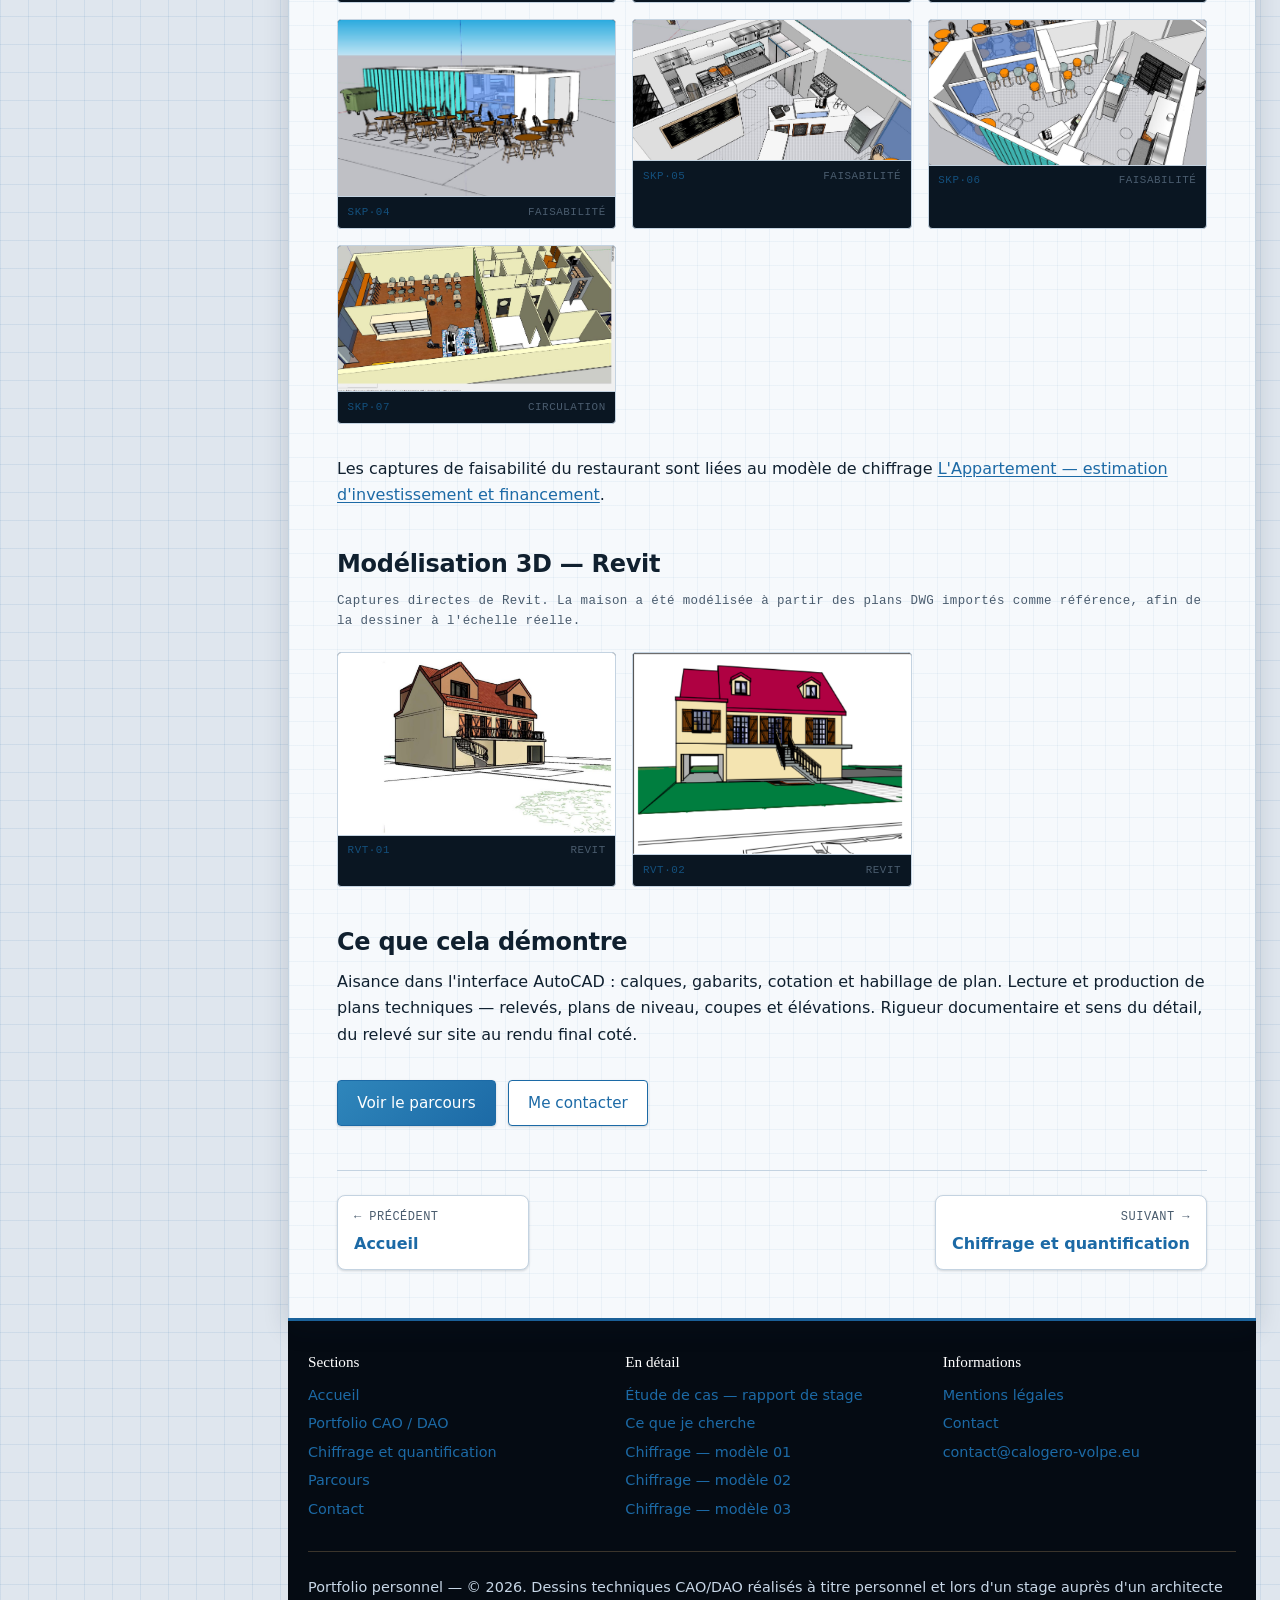
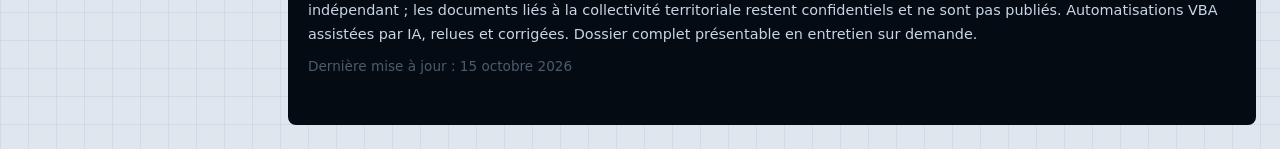
<file: portfolio.html>
<!DOCTYPE html>
<html lang="fr">
<head>
<meta charset="utf-8">
<meta name="viewport" content="width=device-width, initial-scale=1, viewport-fit=cover">
<title>Portfolio CAO / DAO — Volpe Calogero — Dessinateur projeteur</title>
<meta name="description" content="Portfolio de dessin technique CAO/DAO : planches réalisées sous AutoCAD — captures, relevés d'existant, plans projet et présentations cotées.">
    <meta property="og:type" content="website">
    <meta property="og:site_name" content="Volpe Calogero — Dessinateur projeteur CAO/DAO">
    <meta property="og:locale" content="fr_FR">
    <meta property="og:title" content="Portfolio CAO / DAO — Volpe Calogero">
    <meta property="og:description" content="Planches de dessin technique réalisées sous AutoCAD.">
    <meta property="og:url" content="https://calogerovolpe.github.io/mes-realisations-batiments/portfolio.html">
<script>try{var t=localStorage.getItem('theme');if(t){document.documentElement.setAttribute('data-theme',t)}}catch(e){}</script>
<link rel="stylesheet" href="assets/css/style.css">
<link rel="stylesheet" href="assets/css/print.css" media="print">
<script src="assets/js/main.js" defer></script>
</head>
<body>
  <a class="skip-link" href="#contenu">Aller au contenu</a>
<input type="checkbox" id="nav-reduit" class="nav-reduit" aria-label="Réduire ou déployer le menu">
<aside class="site-sidebar">
  <div class="sidebar-tete">
    <a class="site-title" href="index.html" aria-label="Volpe Calogero — Dessinateur projeteur CAO/DAO"><span class="marque-nom">Volpe Calogero — Dessinateur projeteur CAO/DAO</span><span class="marque-sigle" aria-hidden="true">VC</span></a>
    <label for="nav-reduit" class="sidebar-bascule"><svg class="nav-ico" viewBox="0 0 24 24" aria-hidden="true" focusable="false"><path d="m9 6 6 6-6 6"/></svg><span class="visually-hidden">Réduire ou déployer le menu</span></label>
  </div>
  <nav class="site-nav" aria-label="Navigation principale">
    <ul>
        <li><a href="index.html"><svg class="nav-ico" viewBox="0 0 24 24" aria-hidden="true" focusable="false"><path d="M3 10.5 12 3l9 7.5"/><path d="M5 9.5V21h14V9.5"/><path d="M10 21v-6h4v6"/></svg><span class="nav-libelle">Accueil</span></a></li>
        <li><a href="portfolio.html" aria-current="page"><svg class="nav-ico" viewBox="0 0 24 24" aria-hidden="true" focusable="false"><rect x="4" y="5" width="16" height="14" rx="1"/><path d="M4 12h7"/><path d="M11 5v14"/><path d="M16 12v7"/></svg><span class="nav-libelle">Portfolio</span></a></li>
        <li><a href="excel.html"><svg class="nav-ico" viewBox="0 0 24 24" aria-hidden="true" focusable="false"><path d="M4 5h16v14H4z"/><path d="M4 9.5h16"/><path d="M4 14.5h16"/><path d="M10 5v14"/></svg><span class="nav-libelle">Chiffrage</span></a></li>
        <li><a href="parcours.html"><svg class="nav-ico" viewBox="0 0 24 24" aria-hidden="true" focusable="false"><circle cx="12" cy="8" r="3.4"/><path d="M5 20c0-3.6 3.1-6 7-6s7 2.4 7 6"/></svg><span class="nav-libelle">Parcours</span></a></li>
        <li><a href="contact.html"><svg class="nav-ico" viewBox="0 0 24 24" aria-hidden="true" focusable="false"><rect x="3" y="5" width="18" height="14" rx="2"/><path d="m4 7 8 6 8-6"/></svg><span class="nav-libelle">Contact</span></a></li>
    </ul>
  </nav>
</aside>
<main class="site-main" id="contenu">
  <h1>Portfolio CAO / DAO</h1>
  <p class="accroche">Planches de dessin technique réalisées sous AutoCAD lors d'un stage de deux mois chez un architecte indépendant, en fin de formation de dessinateur de projet (AFPA Paris 12).</p>
  <p>Les documents produits pour la collectivité territoriale — patrimoine bâti municipal — restent confidentiels et ne sont pas publiés, à l'exception des deux relevés d'existant PH·01 et PH·02, diffusés avec autorisation. Les autres planches sont issues du stage ; elles ne comportent ni adresse ni donnée nominative.</p>
  <nav class="dossier" aria-label="Étude de cas liée">
    <span class="dossier-label">Étude de cas</span>
    <a class="dossier-link" href="etude-cas-rapport-stage.html">Rapport de stage — de la lecture de plans à la sortie graphique</a>
    <a class="dossier-link" href="assets/fichiers/rapport-stage-2022.pdf">Rapport de stage 2022 (PDF)</a>
  </nav>
  <div class="bandeau-tech">
    <span class="badge">AutoCAD</span>
    <span class="badge">SketchUp</span>
    <span class="badge">Revit</span>
    <span class="bandeau-tech-nb">35 planches</span>
  </div>
  <h2 id="dessins-autocad" class="visually-hidden">Registre des planches</h2>
  <h2 id="captures-autocad">Captures d'écran AutoCAD</h2>
  <p class="registre-legende">Captures directes de l'interface AutoCAD, sur fond sombre.</p>
  <div class="registre">
    <a class="plan" href="#vue-a01"><img src="assets/img/autocad-01.jpg" alt="Capture d'écran AutoCAD — stage, architecte indépendant (01)" loading="lazy" width="1064" height="737"><span class="plan-cartouche"><span class="plan-ref">PL·A01</span><span>AutoCAD</span></span></a>
    <a class="plan" href="#vue-a02"><img src="assets/img/autocad-02.jpg" alt="Capture d'écran AutoCAD — stage, architecte indépendant (02)" loading="lazy" width="1026" height="742"><span class="plan-cartouche"><span class="plan-ref">PL·A02</span><span>AutoCAD</span></span></a>
    <a class="plan" href="#vue-a03"><img src="assets/img/autocad-03.jpg" alt="Capture d'écran AutoCAD — stage, architecte indépendant (03)" loading="lazy" width="1050" height="724"><span class="plan-cartouche"><span class="plan-ref">PL·A03</span><span>AutoCAD</span></span></a>
    <a class="plan" href="#vue-a04"><img src="assets/img/autocad-04.jpg" alt="Capture d'écran AutoCAD — stage, architecte indépendant (04)" loading="lazy" width="1036" height="736"><span class="plan-cartouche"><span class="plan-ref">PL·A04</span><span>AutoCAD</span></span></a>
    <a class="plan" href="#vue-a05"><img src="assets/img/autocad-05.jpg" alt="Capture d'écran AutoCAD — stage, architecte indépendant (05)" loading="lazy" width="1257" height="643"><span class="plan-cartouche"><span class="plan-ref">PL·A05</span><span>AutoCAD</span></span></a>
    <a class="plan" href="#vue-a06"><img src="assets/img/autocad-06.jpg" alt="Capture d'écran AutoCAD — stage, architecte indépendant (06)" loading="lazy" width="530" height="148"><span class="plan-cartouche"><span class="plan-ref">PL·A06</span><span>AutoCAD</span></span></a>
    <a class="plan" href="#vue-a07"><img src="assets/img/autocad-07.jpg" alt="Capture d'écran AutoCAD — stage, architecte indépendant (07)" loading="lazy" width="1164" height="702"><span class="plan-cartouche"><span class="plan-ref">PL·A07</span><span>AutoCAD</span></span></a>
    <a class="plan" href="#vue-a08"><img src="assets/img/autocad-08.jpg" alt="Capture d'écran AutoCAD — stage, architecte indépendant (08)" loading="lazy" width="788" height="297"><span class="plan-cartouche"><span class="plan-ref">PL·A08</span><span>AutoCAD</span></span></a>
    <a class="plan" href="#vue-a09"><img src="assets/img/autocad-09.jpg" alt="Capture d'écran AutoCAD — stage, architecte indépendant (09)" loading="lazy" width="1016" height="507"><span class="plan-cartouche"><span class="plan-ref">PL·A09</span><span>AutoCAD</span></span></a>
  </div>
  <h2 id="releve-existant">Relevé d'existant</h2>
  <p class="registre-legende">Relevés d'existant effectués sur site. PL·A10 à PL·A12 : relevés réalisés par une entreprise externe. PH·01 et PH·02 : relevés réalisés personnellement pour la mise à jour d'un plan du patrimoine bâti municipal, diffusés avec autorisation.</p>
  <div class="registre">
    <a class="plan" href="#vue-a10"><img src="assets/img/autocad-10.jpg" alt="Relevé d'existant réalisé par une entreprise externe (10)" loading="lazy" width="876" height="702"><span class="plan-cartouche"><span class="plan-ref">PL·A10</span><span>Relevé</span></span></a>
    <a class="plan" href="#vue-a11"><img src="assets/img/autocad-11.jpg" alt="Relevé d'existant réalisé par une entreprise externe (11)" loading="lazy" width="791" height="782"><span class="plan-cartouche"><span class="plan-ref">PL·A11</span><span>Relevé</span></span></a>
    <a class="plan" href="#vue-a12"><img src="assets/img/autocad-12.jpg" alt="Relevé d'existant réalisé par une entreprise externe (12)" loading="lazy" width="777" height="733"><span class="plan-cartouche"><span class="plan-ref">PL·A12</span><span>Relevé</span></span></a>
    <a class="plan" href="#vue-ph01"><img src="assets/img/releve-photo-01.jpg" alt="Relevé d'existant — patrimoine bâti municipal, diffusé avec autorisation (01)" loading="lazy" width="1600" height="1200"><span class="plan-cartouche"><span class="plan-ref">PH·01</span><span>Relevé</span></span></a>
    <a class="plan" href="#vue-ph02"><img src="assets/img/releve-photo-02.jpg" alt="Relevé d'existant — patrimoine bâti municipal, diffusé avec autorisation (02)" loading="lazy" width="1200" height="1600"><span class="plan-cartouche"><span class="plan-ref">PH·02</span><span>Relevé</span></span></a>
  </div>
  <h2 id="organisation-projet">Organisation du projet</h2>
  <p class="registre-legende">Projet rangé dans l'espace de travail AutoCAD : existant puis état projeté.</p>
  <div class="registre">
    <a class="plan" href="#vue-a13"><img src="assets/img/autocad-13.jpg" alt="Organisation du projet dans AutoCAD — existant et projet" loading="lazy" width="717" height="547"><span class="plan-cartouche"><span class="plan-ref">PL·A13</span><span>Organisation</span></span></a>
  </div>
  <h2 id="plan-projet">Plan projet — visuel coté</h2>
  <p class="registre-legende">État projeté, coté, sans cartouche ni échelle. Ces planches situent le projet dans son environnement : les constructions voisines, la voirie et la végétation sont représentées en gris très clair, pour mettre le bâtiment étudié en avant.</p>
  <div class="registre">
    <a class="plan" href="#vue-a14"><img src="assets/img/autocad-14.jpg" alt="Plan projet — visuel coté (14)" loading="lazy" width="1043" height="712"><span class="plan-cartouche"><span class="plan-ref">PL·A14</span><span>Plan projet</span></span></a>
    <a class="plan" href="#vue-a15"><img src="assets/img/autocad-15.jpg" alt="Plan projet — visuel coté (15)" loading="lazy" width="612" height="465"><span class="plan-cartouche"><span class="plan-ref">PL·A15</span><span>Plan projet</span></span></a>
    <a class="plan" href="#vue-a16"><img src="assets/img/autocad-16.jpg" alt="Plan projet — visuel coté (16)" loading="lazy" width="1023" height="695"><span class="plan-cartouche"><span class="plan-ref">PL·A16</span><span>Plan projet</span></span></a>
    <a class="plan" href="#vue-a17"><img src="assets/img/autocad-17.jpg" alt="Plan projet — visuel coté (17)" loading="lazy" width="1007" height="637"><span class="plan-cartouche"><span class="plan-ref">PL·A17</span><span>Plan projet</span></span></a>
    <a class="plan" href="#vue-a20"><img src="assets/img/autocad-20.jpg" alt="Plan projet — visuel coté (20)" loading="lazy" width="852" height="537"><span class="plan-cartouche"><span class="plan-ref">PL·A20</span><span>Plan projet</span></span></a>
  </div>
  <h2 id="projet-cabanon">Projet de cabanon</h2>
  <p class="registre-legende">Second projet mené pendant le stage.</p>
  <div class="registre">
    <a class="plan" href="#vue-a18"><img src="assets/img/autocad-18.jpg" alt="Projet de cabanon — dessin technique (18)" loading="lazy" width="640" height="517"><span class="plan-cartouche"><span class="plan-ref">PL·A18</span><span>Cabanon</span></span></a>
    <a class="plan" href="#vue-a19"><img src="assets/img/autocad-19.jpg" alt="Projet de cabanon — dessin technique (19)" loading="lazy" width="903" height="736"><span class="plan-cartouche"><span class="plan-ref">PL·A19</span><span>Cabanon</span></span></a>
  </div>
  <h2 id="presentations">Présentations — cartouche et échelle</h2>
  <p class="registre-legende">Planches de présentation mises en page avec cartouche et échelle.</p>
  <div class="registre">
    <a class="plan" href="#vue-rel01"><img src="assets/img/releve-01.jpg" alt="Présentation cotée, cartouche et échelle (01)" loading="lazy" width="1600" height="1130"><span class="plan-cartouche"><span class="plan-ref">REL·01</span><span>Présentation</span></span></a>
    <a class="plan" href="#vue-rel02"><img src="assets/img/releve-02.jpg" alt="Présentation cotée, cartouche et échelle (02)" loading="lazy" width="1600" height="1130"><span class="plan-cartouche"><span class="plan-ref">REL·02</span><span>Présentation</span></span></a>
    <a class="plan" href="#vue-rel03"><img src="assets/img/releve-03.jpg" alt="Présentation cotée, cartouche et échelle (03)" loading="lazy" width="1600" height="1130"><span class="plan-cartouche"><span class="plan-ref">REL·03</span><span>Présentation</span></span></a>
    <a class="plan" href="#vue-rel04"><img src="assets/img/releve-04.jpg" alt="Présentation cotée, cartouche et échelle (04)" loading="lazy" width="1600" height="1130"><span class="plan-cartouche"><span class="plan-ref">REL·04</span><span>Présentation</span></span></a>
  </div>
  <h2 id="modelisation-3d">Modélisation 3D — SketchUp</h2>
  <p class="registre-legende">Captures d'écran du logiciel SketchUp. Trois études : l'agencement intérieur d'une habitation ; la faisabilité d'un restaurant, liée au modèle Excel « L'Appartement » ; la circulation et la sécurité des personnes dans un restaurant de 180 m².</p>
  <div class="registre">
    <a class="plan" href="#vue-skp01"><img src="assets/img/skp-maison-01.jpg" alt="Modélisation 3D SketchUp — agencement d'une habitation (01)" loading="lazy" width="1061" height="749"><span class="plan-cartouche"><span class="plan-ref">SKP·01</span><span>Habitation</span></span></a>
    <a class="plan" href="#vue-skp02"><img src="assets/img/skp-maison-02.jpg" alt="Modélisation 3D SketchUp — agencement d'une habitation (02)" loading="lazy" width="1515" height="801"><span class="plan-cartouche"><span class="plan-ref">SKP·02</span><span>Habitation</span></span></a>
    <a class="plan" href="#vue-skp03"><img src="assets/img/skp-appartement-01.jpg" alt="Modélisation 3D SketchUp — faisabilité d'un restaurant (01)" loading="lazy" width="1517" height="799"><span class="plan-cartouche"><span class="plan-ref">SKP·03</span><span>Faisabilité</span></span></a>
    <a class="plan" href="#vue-skp04"><img src="assets/img/skp-appartement-02.jpg" alt="Modélisation 3D SketchUp — faisabilité d'un restaurant (02)" loading="lazy" width="1163" height="739"><span class="plan-cartouche"><span class="plan-ref">SKP·04</span><span>Faisabilité</span></span></a>
    <a class="plan" href="#vue-skp05"><img src="assets/img/skp-appartement-03.jpg" alt="Modélisation 3D SketchUp — faisabilité d'un restaurant (03)" loading="lazy" width="1458" height="737"><span class="plan-cartouche"><span class="plan-ref">SKP·05</span><span>Faisabilité</span></span></a>
    <a class="plan" href="#vue-skp06"><img src="assets/img/skp-appartement-04.jpg" alt="Modélisation 3D SketchUp — faisabilité d'un restaurant (04)" loading="lazy" width="1424" height="743"><span class="plan-cartouche"><span class="plan-ref">SKP·06</span><span>Faisabilité</span></span></a>
    <a class="plan" href="#vue-skp07"><img src="assets/img/skp-restaurant-180m2.jpg" alt="Modélisation 3D SketchUp — circulation dans un restaurant de 180 m²" loading="lazy" width="1506" height="789"><span class="plan-cartouche"><span class="plan-ref">SKP·07</span><span>Circulation</span></span></a>
  </div>
  <p>Les captures de faisabilité du restaurant sont liées au modèle de chiffrage <a href="excel-modele-03-investissement.html">L'Appartement — estimation d'investissement et financement</a>.</p>
  <h2 id="modelisation-revit">Modélisation 3D — Revit</h2>
  <p class="registre-legende">Captures directes de Revit. La maison a été modélisée à partir des plans DWG importés comme référence, afin de la dessiner à l'échelle réelle.</p>
  <div class="registre">
    <a class="plan" href="#vue-rvt01"><img src="assets/img/revit-01.jpg" alt="Modélisation 3D Revit — maison reconstruite depuis les plans DWG à l'échelle (01)" loading="lazy" width="1028" height="674"><span class="plan-cartouche"><span class="plan-ref">RVT·01</span><span>Revit</span></span></a>
    <a class="plan" href="#vue-rvt02"><img src="assets/img/revit-02.png" alt="Modélisation 3D Revit — maison reconstruite depuis les plans DWG à l'échelle (02)" loading="lazy" width="791" height="574"><span class="plan-cartouche"><span class="plan-ref">RVT·02</span><span>Revit</span></span></a>
  </div>
  <h2 id="ce-que-cela-demontre">Ce que cela démontre</h2>
  <p>Aisance dans l'interface AutoCAD : calques, gabarits, cotation et habillage de plan. Lecture et production de plans techniques — relevés, plans de niveau, coupes et élévations. Rigueur documentaire et sens du détail, du relevé sur site au rendu final coté.</p>
  <div class="cta">
    <a class="btn" href="parcours.html">Voir le parcours</a>
    <a class="btn btn-secondaire" href="contact.html">Me contacter</a>
  </div>

  <nav class="nav-fin" aria-label="Navigation entre les sections">
    <a class="nav-fin-lien nav-fin-precedent" href="index.html">
      <span class="nav-fin-direction">← Précédent</span>
      <span class="nav-fin-titre">Accueil</span>
    </a>
    <a class="nav-fin-lien nav-fin-suivant" href="excel.html">
      <span class="nav-fin-direction">Suivant →</span>
      <span class="nav-fin-titre">Chiffrage et quantification</span>
    </a>
  </nav>
</main>
<footer class="site-footer">
  <div class="site-footer-inner">
    <nav class="footer-nav" aria-label="Navigation de pied de page">
      <div class="footer-nav-groupe">
        <span class="footer-nav-titre">Sections</span>
        <ul>
          <li><a href="index.html">Accueil</a></li>
          <li><a href="portfolio.html">Portfolio CAO / DAO</a></li>
          <li><a href="excel.html">Chiffrage et quantification</a></li>
          <li><a href="parcours.html">Parcours</a></li>
          <li><a href="contact.html">Contact</a></li>
        </ul>
      </div>
      <div class="footer-nav-groupe">
        <span class="footer-nav-titre">En détail</span>
        <ul>
          <li><a href="etude-cas-rapport-stage.html">Étude de cas — rapport de stage</a></li>
          <li><a href="ce-que-je-cherche.html">Ce que je cherche</a></li>
          <li><a href="excel-modele-01-rentabilite.html">Chiffrage — modèle 01</a></li>
          <li><a href="excel-modele-02-cout-matiere.html">Chiffrage — modèle 02</a></li>
          <li><a href="excel-modele-03-investissement.html">Chiffrage — modèle 03</a></li>
        </ul>
      </div>
      <div class="footer-nav-groupe">
        <span class="footer-nav-titre">Informations</span>
        <ul>
          <li><a href="mentions-legales.html">Mentions légales</a></li>
          <li><a href="contact.html">Contact</a></li>
          <li><a href="mailto:contact@calogero-volpe.eu">contact@calogero-volpe.eu</a></li>
        </ul>
      </div>
    </nav>
    <p>Portfolio personnel — © 2026. Dessins techniques CAO/DAO réalisés à titre personnel et lors d'un stage auprès d'un architecte indépendant ; les documents liés à la collectivité territoriale restent confidentiels et ne sont pas publiés. Automatisations VBA assistées par IA, relues et corrigées. Dossier complet présentable en entretien sur demande.</p>
    <p class="maj">Dernière mise à jour : 15 octobre 2026</p>
  </div>
</footer>
  <div class="visionneuse" id="vue-a01" role="dialog" aria-modal="true" aria-label="PL·A01">
    <a class="visionneuse-fond" href="#dessins-autocad" aria-label="Fermer l'aperçu"></a>
    <figure class="visionneuse-boite">
      <img src="assets/img/autocad-01.jpg" alt="Capture d'écran AutoCAD — stage, architecte indépendant (01)">
      <figcaption>PL·A01 — Capture d'écran AutoCAD</figcaption>
    </figure>
    <a class="visionneuse-fermer" href="#dessins-autocad" aria-label="Fermer l'aperçu">✕</a>
  </div>
  <div class="visionneuse" id="vue-a02" role="dialog" aria-modal="true" aria-label="PL·A02">
    <a class="visionneuse-fond" href="#dessins-autocad" aria-label="Fermer l'aperçu"></a>
    <figure class="visionneuse-boite">
      <img src="assets/img/autocad-02.jpg" alt="Capture d'écran AutoCAD — stage, architecte indépendant (02)">
      <figcaption>PL·A02 — Capture d'écran AutoCAD</figcaption>
    </figure>
    <a class="visionneuse-fermer" href="#dessins-autocad" aria-label="Fermer l'aperçu">✕</a>
  </div>
  <div class="visionneuse" id="vue-a03" role="dialog" aria-modal="true" aria-label="PL·A03">
    <a class="visionneuse-fond" href="#dessins-autocad" aria-label="Fermer l'aperçu"></a>
    <figure class="visionneuse-boite">
      <img src="assets/img/autocad-03.jpg" alt="Capture d'écran AutoCAD — stage, architecte indépendant (03)">
      <figcaption>PL·A03 — Capture d'écran AutoCAD</figcaption>
    </figure>
    <a class="visionneuse-fermer" href="#dessins-autocad" aria-label="Fermer l'aperçu">✕</a>
  </div>
  <div class="visionneuse" id="vue-a04" role="dialog" aria-modal="true" aria-label="PL·A04">
    <a class="visionneuse-fond" href="#dessins-autocad" aria-label="Fermer l'aperçu"></a>
    <figure class="visionneuse-boite">
      <img src="assets/img/autocad-04.jpg" alt="Capture d'écran AutoCAD — stage, architecte indépendant (04)">
      <figcaption>PL·A04 — Capture d'écran AutoCAD</figcaption>
    </figure>
    <a class="visionneuse-fermer" href="#dessins-autocad" aria-label="Fermer l'aperçu">✕</a>
  </div>
  <div class="visionneuse" id="vue-a05" role="dialog" aria-modal="true" aria-label="PL·A05">
    <a class="visionneuse-fond" href="#dessins-autocad" aria-label="Fermer l'aperçu"></a>
    <figure class="visionneuse-boite">
      <img src="assets/img/autocad-05.jpg" alt="Capture d'écran AutoCAD — stage, architecte indépendant (05)">
      <figcaption>PL·A05 — Capture d'écran AutoCAD</figcaption>
    </figure>
    <a class="visionneuse-fermer" href="#dessins-autocad" aria-label="Fermer l'aperçu">✕</a>
  </div>
  <div class="visionneuse" id="vue-a06" role="dialog" aria-modal="true" aria-label="PL·A06">
    <a class="visionneuse-fond" href="#dessins-autocad" aria-label="Fermer l'aperçu"></a>
    <figure class="visionneuse-boite">
      <img src="assets/img/autocad-06.jpg" alt="Capture d'écran AutoCAD — stage, architecte indépendant (06)">
      <figcaption>PL·A06 — Capture d'écran AutoCAD</figcaption>
    </figure>
    <a class="visionneuse-fermer" href="#dessins-autocad" aria-label="Fermer l'aperçu">✕</a>
  </div>
  <div class="visionneuse" id="vue-a07" role="dialog" aria-modal="true" aria-label="PL·A07">
    <a class="visionneuse-fond" href="#dessins-autocad" aria-label="Fermer l'aperçu"></a>
    <figure class="visionneuse-boite">
      <img src="assets/img/autocad-07.jpg" alt="Capture d'écran AutoCAD — stage, architecte indépendant (07)">
      <figcaption>PL·A07 — Capture d'écran AutoCAD</figcaption>
    </figure>
    <a class="visionneuse-fermer" href="#dessins-autocad" aria-label="Fermer l'aperçu">✕</a>
  </div>
  <div class="visionneuse" id="vue-a08" role="dialog" aria-modal="true" aria-label="PL·A08">
    <a class="visionneuse-fond" href="#dessins-autocad" aria-label="Fermer l'aperçu"></a>
    <figure class="visionneuse-boite">
      <img src="assets/img/autocad-08.jpg" alt="Capture d'écran AutoCAD — stage, architecte indépendant (08)">
      <figcaption>PL·A08 — Capture d'écran AutoCAD</figcaption>
    </figure>
    <a class="visionneuse-fermer" href="#dessins-autocad" aria-label="Fermer l'aperçu">✕</a>
  </div>
  <div class="visionneuse" id="vue-a09" role="dialog" aria-modal="true" aria-label="PL·A09">
    <a class="visionneuse-fond" href="#dessins-autocad" aria-label="Fermer l'aperçu"></a>
    <figure class="visionneuse-boite">
      <img src="assets/img/autocad-09.jpg" alt="Capture d'écran AutoCAD — stage, architecte indépendant (09)">
      <figcaption>PL·A09 — Capture d'écran AutoCAD</figcaption>
    </figure>
    <a class="visionneuse-fermer" href="#dessins-autocad" aria-label="Fermer l'aperçu">✕</a>
  </div>
  <div class="visionneuse" id="vue-a10" role="dialog" aria-modal="true" aria-label="PL·A10">
    <a class="visionneuse-fond" href="#dessins-autocad" aria-label="Fermer l'aperçu"></a>
    <figure class="visionneuse-boite">
      <img src="assets/img/autocad-10.jpg" alt="Relevé d'existant réalisé par une entreprise externe (10)">
      <figcaption>PL·A10 — Relevé d'existant — entreprise externe</figcaption>
    </figure>
    <a class="visionneuse-fermer" href="#dessins-autocad" aria-label="Fermer l'aperçu">✕</a>
  </div>
  <div class="visionneuse" id="vue-a11" role="dialog" aria-modal="true" aria-label="PL·A11">
    <a class="visionneuse-fond" href="#dessins-autocad" aria-label="Fermer l'aperçu"></a>
    <figure class="visionneuse-boite">
      <img src="assets/img/autocad-11.jpg" alt="Relevé d'existant réalisé par une entreprise externe (11)">
      <figcaption>PL·A11 — Relevé d'existant — entreprise externe</figcaption>
    </figure>
    <a class="visionneuse-fermer" href="#dessins-autocad" aria-label="Fermer l'aperçu">✕</a>
  </div>
  <div class="visionneuse" id="vue-a12" role="dialog" aria-modal="true" aria-label="PL·A12">
    <a class="visionneuse-fond" href="#dessins-autocad" aria-label="Fermer l'aperçu"></a>
    <figure class="visionneuse-boite">
      <img src="assets/img/autocad-12.jpg" alt="Relevé d'existant réalisé par une entreprise externe (12)">
      <figcaption>PL·A12 — Relevé d'existant — entreprise externe</figcaption>
    </figure>
    <a class="visionneuse-fermer" href="#dessins-autocad" aria-label="Fermer l'aperçu">✕</a>
  </div>
  <div class="visionneuse" id="vue-ph01" role="dialog" aria-modal="true" aria-label="PH·01">
    <a class="visionneuse-fond" href="#dessins-autocad" aria-label="Fermer l'aperçu"></a>
    <figure class="visionneuse-boite">
      <img src="assets/img/releve-photo-01.jpg" alt="Relevé d'existant — patrimoine bâti municipal, diffusé avec autorisation (01)">
      <figcaption>PH·01 — Relevé d'existant — patrimoine bâti municipal (diffusé avec autorisation)</figcaption>
    </figure>
    <a class="visionneuse-fermer" href="#dessins-autocad" aria-label="Fermer l'aperçu">✕</a>
  </div>
  <div class="visionneuse" id="vue-ph02" role="dialog" aria-modal="true" aria-label="PH·02">
    <a class="visionneuse-fond" href="#dessins-autocad" aria-label="Fermer l'aperçu"></a>
    <figure class="visionneuse-boite">
      <img src="assets/img/releve-photo-02.jpg" alt="Relevé d'existant — patrimoine bâti municipal, diffusé avec autorisation (02)">
      <figcaption>PH·02 — Relevé d'existant — patrimoine bâti municipal (diffusé avec autorisation)</figcaption>
    </figure>
    <a class="visionneuse-fermer" href="#dessins-autocad" aria-label="Fermer l'aperçu">✕</a>
  </div>
  <div class="visionneuse" id="vue-a13" role="dialog" aria-modal="true" aria-label="PL·A13">
    <a class="visionneuse-fond" href="#dessins-autocad" aria-label="Fermer l'aperçu"></a>
    <figure class="visionneuse-boite">
      <img src="assets/img/autocad-13.jpg" alt="Organisation du projet dans AutoCAD — existant et projet">
      <figcaption>PL·A13 — Organisation du projet dans AutoCAD — existant puis projet</figcaption>
    </figure>
    <a class="visionneuse-fermer" href="#dessins-autocad" aria-label="Fermer l'aperçu">✕</a>
  </div>
  <div class="visionneuse" id="vue-a14" role="dialog" aria-modal="true" aria-label="PL·A14">
    <a class="visionneuse-fond" href="#dessins-autocad" aria-label="Fermer l'aperçu"></a>
    <figure class="visionneuse-boite">
      <img src="assets/img/autocad-14.jpg" alt="Plan projet — visuel coté (14)">
      <figcaption>PL·A14 — Plan projet — visuel coté, sans cartouche ni échelle</figcaption>
    </figure>
    <a class="visionneuse-fermer" href="#dessins-autocad" aria-label="Fermer l'aperçu">✕</a>
  </div>
  <div class="visionneuse" id="vue-a15" role="dialog" aria-modal="true" aria-label="PL·A15">
    <a class="visionneuse-fond" href="#dessins-autocad" aria-label="Fermer l'aperçu"></a>
    <figure class="visionneuse-boite">
      <img src="assets/img/autocad-15.jpg" alt="Plan projet — visuel coté (15)">
      <figcaption>PL·A15 — Plan projet — visuel coté, sans cartouche ni échelle</figcaption>
    </figure>
    <a class="visionneuse-fermer" href="#dessins-autocad" aria-label="Fermer l'aperçu">✕</a>
  </div>
  <div class="visionneuse" id="vue-a16" role="dialog" aria-modal="true" aria-label="PL·A16">
    <a class="visionneuse-fond" href="#dessins-autocad" aria-label="Fermer l'aperçu"></a>
    <figure class="visionneuse-boite">
      <img src="assets/img/autocad-16.jpg" alt="Plan projet — visuel coté (16)">
      <figcaption>PL·A16 — Plan projet — visuel coté, sans cartouche ni échelle</figcaption>
    </figure>
    <a class="visionneuse-fermer" href="#dessins-autocad" aria-label="Fermer l'aperçu">✕</a>
  </div>
  <div class="visionneuse" id="vue-a17" role="dialog" aria-modal="true" aria-label="PL·A17">
    <a class="visionneuse-fond" href="#dessins-autocad" aria-label="Fermer l'aperçu"></a>
    <figure class="visionneuse-boite">
      <img src="assets/img/autocad-17.jpg" alt="Plan projet — visuel coté (17)">
      <figcaption>PL·A17 — Plan projet — visuel coté, sans cartouche ni échelle</figcaption>
    </figure>
    <a class="visionneuse-fermer" href="#dessins-autocad" aria-label="Fermer l'aperçu">✕</a>
  </div>
  <div class="visionneuse" id="vue-a20" role="dialog" aria-modal="true" aria-label="PL·A20">
    <a class="visionneuse-fond" href="#dessins-autocad" aria-label="Fermer l'aperçu"></a>
    <figure class="visionneuse-boite">
      <img src="assets/img/autocad-20.jpg" alt="Plan projet — visuel coté (20)">
      <figcaption>PL·A20 — Plan projet — visuel coté, sans cartouche ni échelle</figcaption>
    </figure>
    <a class="visionneuse-fermer" href="#dessins-autocad" aria-label="Fermer l'aperçu">✕</a>
  </div>
  <div class="visionneuse" id="vue-a18" role="dialog" aria-modal="true" aria-label="PL·A18">
    <a class="visionneuse-fond" href="#dessins-autocad" aria-label="Fermer l'aperçu"></a>
    <figure class="visionneuse-boite">
      <img src="assets/img/autocad-18.jpg" alt="Projet de cabanon — dessin technique (18)">
      <figcaption>PL·A18 — Projet de cabanon</figcaption>
    </figure>
    <a class="visionneuse-fermer" href="#dessins-autocad" aria-label="Fermer l'aperçu">✕</a>
  </div>
  <div class="visionneuse" id="vue-a19" role="dialog" aria-modal="true" aria-label="PL·A19">
    <a class="visionneuse-fond" href="#dessins-autocad" aria-label="Fermer l'aperçu"></a>
    <figure class="visionneuse-boite">
      <img src="assets/img/autocad-19.jpg" alt="Projet de cabanon — dessin technique (19)">
      <figcaption>PL·A19 — Projet de cabanon</figcaption>
    </figure>
    <a class="visionneuse-fermer" href="#dessins-autocad" aria-label="Fermer l'aperçu">✕</a>
  </div>
  <div class="visionneuse" id="vue-rel01" role="dialog" aria-modal="true" aria-label="REL·01">
    <a class="visionneuse-fond" href="#dessins-autocad" aria-label="Fermer l'aperçu"></a>
    <figure class="visionneuse-boite">
      <img src="assets/img/releve-01.jpg" alt="Présentation cotée, cartouche et échelle (01)">
      <figcaption>REL·01 — Présentation cotée — cartouche et échelle</figcaption>
    </figure>
    <a class="visionneuse-fermer" href="#dessins-autocad" aria-label="Fermer l'aperçu">✕</a>
  </div>
  <div class="visionneuse" id="vue-rel02" role="dialog" aria-modal="true" aria-label="REL·02">
    <a class="visionneuse-fond" href="#dessins-autocad" aria-label="Fermer l'aperçu"></a>
    <figure class="visionneuse-boite">
      <img src="assets/img/releve-02.jpg" alt="Présentation cotée, cartouche et échelle (02)">
      <figcaption>REL·02 — Présentation cotée — cartouche et échelle</figcaption>
    </figure>
    <a class="visionneuse-fermer" href="#dessins-autocad" aria-label="Fermer l'aperçu">✕</a>
  </div>
  <div class="visionneuse" id="vue-rel03" role="dialog" aria-modal="true" aria-label="REL·03">
    <a class="visionneuse-fond" href="#dessins-autocad" aria-label="Fermer l'aperçu"></a>
    <figure class="visionneuse-boite">
      <img src="assets/img/releve-03.jpg" alt="Présentation cotée, cartouche et échelle (03)">
      <figcaption>REL·03 — Présentation cotée — cartouche et échelle</figcaption>
    </figure>
    <a class="visionneuse-fermer" href="#dessins-autocad" aria-label="Fermer l'aperçu">✕</a>
  </div>
  <div class="visionneuse" id="vue-rel04" role="dialog" aria-modal="true" aria-label="REL·04">
    <a class="visionneuse-fond" href="#dessins-autocad" aria-label="Fermer l'aperçu"></a>
    <figure class="visionneuse-boite">
      <img src="assets/img/releve-04.jpg" alt="Présentation cotée, cartouche et échelle (04)">
      <figcaption>REL·04 — Présentation cotée — cartouche et échelle</figcaption>
    </figure>
    <a class="visionneuse-fermer" href="#dessins-autocad" aria-label="Fermer l'aperçu">✕</a>
  </div>
  <div class="visionneuse" id="vue-skp01" role="dialog" aria-modal="true" aria-label="SKP·01">
    <a class="visionneuse-fond" href="#dessins-autocad" aria-label="Fermer l'aperçu"></a>
    <figure class="visionneuse-boite">
      <img src="assets/img/skp-maison-01.jpg" alt="Modélisation 3D SketchUp — agencement d'une habitation (01)">
      <figcaption>SKP·01 — Habitation — agencement intérieur (SketchUp)</figcaption>
    </figure>
    <a class="visionneuse-fermer" href="#dessins-autocad" aria-label="Fermer l'aperçu">✕</a>
  </div>
  <div class="visionneuse" id="vue-skp02" role="dialog" aria-modal="true" aria-label="SKP·02">
    <a class="visionneuse-fond" href="#dessins-autocad" aria-label="Fermer l'aperçu"></a>
    <figure class="visionneuse-boite">
      <img src="assets/img/skp-maison-02.jpg" alt="Modélisation 3D SketchUp — agencement d'une habitation (02)">
      <figcaption>SKP·02 — Habitation — agencement intérieur (SketchUp)</figcaption>
    </figure>
    <a class="visionneuse-fermer" href="#dessins-autocad" aria-label="Fermer l'aperçu">✕</a>
  </div>
  <div class="visionneuse" id="vue-skp03" role="dialog" aria-modal="true" aria-label="SKP·03">
    <a class="visionneuse-fond" href="#dessins-autocad" aria-label="Fermer l'aperçu"></a>
    <figure class="visionneuse-boite">
      <img src="assets/img/skp-appartement-01.jpg" alt="Modélisation 3D SketchUp — faisabilité d'un restaurant (01)">
      <figcaption>SKP·03 — Restaurant « L'Appartement » — étude de faisabilité (SketchUp)</figcaption>
    </figure>
    <a class="visionneuse-fermer" href="#dessins-autocad" aria-label="Fermer l'aperçu">✕</a>
  </div>
  <div class="visionneuse" id="vue-skp04" role="dialog" aria-modal="true" aria-label="SKP·04">
    <a class="visionneuse-fond" href="#dessins-autocad" aria-label="Fermer l'aperçu"></a>
    <figure class="visionneuse-boite">
      <img src="assets/img/skp-appartement-02.jpg" alt="Modélisation 3D SketchUp — faisabilité d'un restaurant (02)">
      <figcaption>SKP·04 — Restaurant « L'Appartement » — étude de faisabilité (SketchUp)</figcaption>
    </figure>
    <a class="visionneuse-fermer" href="#dessins-autocad" aria-label="Fermer l'aperçu">✕</a>
  </div>
  <div class="visionneuse" id="vue-skp05" role="dialog" aria-modal="true" aria-label="SKP·05">
    <a class="visionneuse-fond" href="#dessins-autocad" aria-label="Fermer l'aperçu"></a>
    <figure class="visionneuse-boite">
      <img src="assets/img/skp-appartement-03.jpg" alt="Modélisation 3D SketchUp — faisabilité d'un restaurant (03)">
      <figcaption>SKP·05 — Restaurant « L'Appartement » — étude de faisabilité (SketchUp)</figcaption>
    </figure>
    <a class="visionneuse-fermer" href="#dessins-autocad" aria-label="Fermer l'aperçu">✕</a>
  </div>
  <div class="visionneuse" id="vue-skp06" role="dialog" aria-modal="true" aria-label="SKP·06">
    <a class="visionneuse-fond" href="#dessins-autocad" aria-label="Fermer l'aperçu"></a>
    <figure class="visionneuse-boite">
      <img src="assets/img/skp-appartement-04.jpg" alt="Modélisation 3D SketchUp — faisabilité d'un restaurant (04)">
      <figcaption>SKP·06 — Restaurant « L'Appartement » — étude de faisabilité (SketchUp)</figcaption>
    </figure>
    <a class="visionneuse-fermer" href="#dessins-autocad" aria-label="Fermer l'aperçu">✕</a>
  </div>
  <div class="visionneuse" id="vue-skp07" role="dialog" aria-modal="true" aria-label="SKP·07">
    <a class="visionneuse-fond" href="#dessins-autocad" aria-label="Fermer l'aperçu"></a>
    <figure class="visionneuse-boite">
      <img src="assets/img/skp-restaurant-180m2.jpg" alt="Modélisation 3D SketchUp — circulation dans un restaurant de 180 m²">
      <figcaption>SKP·07 — Restaurant 180 m² — circulation et sécurité (SketchUp)</figcaption>
    </figure>
    <a class="visionneuse-fermer" href="#dessins-autocad" aria-label="Fermer l'aperçu">✕</a>
  </div>
  <div class="visionneuse" id="vue-rvt01" role="dialog" aria-modal="true" aria-label="RVT·01">
    <a class="visionneuse-fond" href="#modelisation-revit" aria-label="Fermer l'aperçu"></a>
    <figure class="visionneuse-boite">
      <img src="assets/img/revit-01.jpg" alt="Modélisation 3D Revit — maison reconstruite depuis les plans DWG à l'échelle (01)">
      <figcaption>RVT·01 — Modélisation d'une maison dans Revit à partir des plans DWG</figcaption>
    </figure>
    <a class="visionneuse-fermer" href="#modelisation-revit" aria-label="Fermer l'aperçu">✕</a>
  </div>
  <div class="visionneuse" id="vue-rvt02" role="dialog" aria-modal="true" aria-label="RVT·02">
    <a class="visionneuse-fond" href="#modelisation-revit" aria-label="Fermer l'aperçu"></a>
    <figure class="visionneuse-boite">
      <img src="assets/img/revit-02.png" alt="Modélisation 3D Revit — maison reconstruite depuis les plans DWG à l'échelle (02)">
      <figcaption>RVT·02 — Modélisation d'une maison dans Revit à partir des plans DWG</figcaption>
    </figure>
    <a class="visionneuse-fermer" href="#modelisation-revit" aria-label="Fermer l'aperçu">✕</a>
  </div>
</body>
</html>
</file>
<file: assets/css/style.css>
/* Volpe Calogero — Dessinateur projeteur CAO / DAO — feuille de style unique.
   Thème « plan technique » : table à dessin bleu nuit, calque quadrillé, tracés
   cyan, cotation ambrée, annotations en chasse fixe. Un thème clair « calque
   papier » reste disponible (bouton de thème / préférence système).
   Dégradés, ombres douces et micro-animations (coupées si
   prefers-reduced-motion: reduce). Impression soignée (voir print.css). */

:root {
  /* Fonds et encres — identité « papier » conservée */
  --papier: #f6f1e7;
  --papier-2: #efe7d7;
  --encre: #221d16;
  --encre-douce: #5a5044;
  --filet: #d9cdbb;
  --fond-champ: #ffffff;

  /* Accents : primaire (action), vert sauge (résultat), bleu encre (méthode) */
  --accent: #a44a22;
  --accent-fonce: #853a18;
  --accent-fond: #f7e7dd;
  --accent-2: #46735a;
  --accent-2-fond: #e6efe9;
  --accent-3: #3d5a80;
  --accent-3-fond: #e5eaf2;

  /* Dégradés doux */
  --degrade-accent: linear-gradient(135deg, #bd5a2c, #a44a22);
  --degrade-entete: linear-gradient(180deg, #faf6ee, #f1e9da);

  /* Ombres douces */
  --ombre-1: 0 1px 2px rgba(34, 29, 22, 0.06), 0 1px 3px rgba(34, 29, 22, 0.08);
  --ombre-2: 0 8px 22px rgba(34, 29, 22, 0.16);

  /* Rayons */
  --rayon: 10px;
  --rayon-petit: 6px;

  --largeur: 60rem;

  /* Ossature « bureau + feuille » : plan de travail, barre latérale, feuille */
  --bureau: #e2d6bc;
  --sidebar-fond: #221d16;
  --sidebar-encre: #ece6db;
  --sidebar-encre-douce: #b3a893;
  --sidebar-filet: #3b352c;
  --sidebar-survol: rgba(255, 255, 255, 0.08);
  --largeur-sidebar: 17rem;
  color-scheme: light dark;
}

* { box-sizing: border-box; }

html { font-size: 100%; scroll-padding-top: 1.5rem; }
@media (prefers-reduced-motion: no-preference) {
  html { scroll-behavior: smooth; }
}

body {
  margin: 0;
  background: var(--papier);
  color: var(--encre);
  font-family: system-ui, -apple-system, "Segoe UI", Roboto, Helvetica, Arial, sans-serif;
  font-size: 1rem;
  line-height: 1.65;
}

h1, h2, h3 {
  font-family: Georgia, "Times New Roman", serif;
  font-weight: normal;
  line-height: 1.25;
  color: var(--encre);
}

h1 { font-size: clamp(1.8rem, 5vw, 2.6rem); margin: 0 0 1rem; }
h2 { font-size: 1.5rem; margin: 2.5rem 0 0.75rem; }
h3 { font-size: 1.2rem; margin: 1.75rem 0 0.5rem; }

p { margin: 0 0 1rem; }

a {
  color: var(--accent);
  text-decoration: underline;
  text-decoration-thickness: 1px;
  text-underline-offset: 2px;
  transition: color 0.15s ease;
}
a:hover { color: var(--accent-fonce); }
a:focus-visible { outline: 2px solid var(--accent); outline-offset: 2px; border-radius: 2px; }

/* Ossature « bureau + feuille ».
   La page est un plan de travail ; une barre latérale occupe la gauche ; le
   contenu est posé dessus comme une feuille, à droite. Aucun JavaScript. */
body {
  display: grid;
  grid-template-columns: auto minmax(0, 1fr);
  align-content: start;
  min-height: 100vh;
  background: var(--bureau);
}

/* Case à cocher masquée qui commande la réduction du menu (CSS pur) */
.nav-reduit {
  position: absolute;
  width: 1px;
  height: 1px;
  margin: 0;
  padding: 0;
  overflow: hidden;
  clip: rect(0 0 0 0);
  white-space: nowrap;
  border: 0;
}

/* Barre latérale */
.site-sidebar {
  grid-column: 1;
  grid-row: 1 / -1;
  position: sticky;
  top: 0;
  align-self: start;
  display: flex;
  flex-direction: column;
  gap: 1.1rem;
  width: var(--largeur-sidebar);
  height: 100vh;
  padding: 1.15rem 0.85rem 1.25rem;
  background: var(--sidebar-fond);
  color: var(--sidebar-encre);
  overflow-y: auto;
  transition: width 0.18s ease;
}
.sidebar-tete {
  display: flex;
  align-items: flex-start;
  gap: 0.5rem;
}
.site-sidebar .site-title {
  flex: 1 1 auto;
  font-family: Georgia, "Times New Roman", serif;
  font-size: 0.98rem;
  line-height: 1.3;
  color: var(--sidebar-encre);
  text-decoration: none;
  transition: color 0.15s ease;
}
.site-sidebar .site-title:hover { color: var(--accent); }
.site-sidebar .site-title:focus-visible {
  outline: 2px solid var(--accent);
  outline-offset: 3px;
  border-radius: 2px;
}
.marque-sigle { display: none; }
.sidebar-bascule {
  flex: 0 0 auto;
  display: inline-flex;
  align-items: center;
  justify-content: center;
  width: 2.1rem;
  height: 2.1rem;
  border: 1px solid var(--sidebar-filet);
  border-radius: var(--rayon-petit);
  color: var(--sidebar-encre-douce);
  cursor: pointer;
  transition: color 0.15s ease, border-color 0.15s ease, transform 0.18s ease;
}
.sidebar-bascule:hover { color: var(--sidebar-encre); border-color: var(--sidebar-encre-douce); }
.nav-reduit:focus-visible ~ .site-sidebar .sidebar-bascule {
  outline: 2px solid var(--accent);
  outline-offset: 2px;
}

/* Navigation verticale */
.site-sidebar .site-nav { flex: 1 1 auto; }
.site-sidebar .site-nav ul {
  list-style: none;
  margin: 0;
  padding: 0;
  display: flex;
  flex-direction: column;
  gap: 0.15rem;
}
.site-sidebar .site-nav a {
  display: flex;
  align-items: center;
  gap: 0.7rem;
  padding: 0.5rem 0.6rem;
  border-radius: var(--rayon-petit);
  color: var(--sidebar-encre-douce);
  text-decoration: none;
  transition: color 0.15s ease, background-color 0.15s ease;
}
.site-sidebar .site-nav a:hover,
.site-sidebar .site-nav a:focus-visible {
  color: var(--sidebar-encre);
  background: var(--sidebar-survol);
  text-decoration: none;
}
.site-sidebar .site-nav a[aria-current="page"] {
  color: #fff;
  background: var(--degrade-accent);
  box-shadow: var(--ombre-1);
}
.nav-ico {
  flex: 0 0 auto;
  width: 1.15rem;
  height: 1.15rem;
  fill: none;
  stroke: currentColor;
  stroke-width: 1.7;
  stroke-linecap: round;
  stroke-linejoin: round;
}

/* Bouton « Rechercher » (injecté par JavaScript) : intégré au menu */
.site-sidebar .rg-btn {
  width: 100%;
  justify-content: flex-start;
  padding: 0.5rem 0.6rem;
  border-color: transparent;
  background: transparent;
  color: var(--sidebar-encre-douce);
  font-size: 0.95rem;
}
.site-sidebar .rg-btn:hover,
.site-sidebar .rg-btn:focus-visible {
  color: var(--sidebar-encre);
  background: var(--sidebar-survol);
}
.site-sidebar .rg-kbd { border-color: var(--sidebar-filet); color: var(--sidebar-encre-douce); }

/* Bascule de thème (injectée par JavaScript) : placée en bas du menu */
.site-sidebar .theme-toggle {
  display: flex;
  align-items: center;
  gap: 0.7rem;
  width: 100%;
  margin-top: 0.25rem;
  padding: 0.5rem 0.6rem;
  border: 1px solid var(--sidebar-filet);
  border-radius: var(--rayon-petit);
  background: transparent;
  color: var(--sidebar-encre-douce);
  font: inherit;
  font-size: 0.95rem;
  text-align: left;
  cursor: pointer;
  transition: color 0.15s ease, background-color 0.15s ease, border-color 0.15s ease;
}
.site-sidebar .theme-toggle:hover { color: var(--sidebar-encre); border-color: var(--sidebar-encre-douce); }
.site-sidebar .theme-toggle:focus-visible { outline: 2px solid var(--accent); outline-offset: 2px; }

/* Réduction du menu en icônes seules (bureau uniquement) */
@media (min-width: 60rem) {
  .nav-reduit:checked ~ .site-sidebar { width: 4.5rem; }
  .nav-reduit:checked ~ .site-sidebar .sidebar-tete {
    flex-direction: column;
    align-items: center;
    gap: 0.7rem;
  }
  .nav-reduit:checked ~ .site-sidebar .marque-nom { display: none; }
  .nav-reduit:checked ~ .site-sidebar .marque-sigle {
    display: inline;
    font-family: Georgia, "Times New Roman", serif;
    font-size: 1.15rem;
    color: var(--sidebar-encre);
  }
  .nav-reduit:checked ~ .site-sidebar .nav-libelle { display: none; }
  .nav-reduit:checked ~ .site-sidebar .site-nav a { justify-content: center; }
  .nav-reduit:checked ~ .site-sidebar .sidebar-bascule { transform: rotate(180deg); }
  .nav-reduit:checked ~ .site-sidebar .rg-btn { justify-content: center; font-size: 0; }
  .nav-reduit:checked ~ .site-sidebar .rg-btn > * { display: none; }
  .nav-reduit:checked ~ .site-sidebar .theme-toggle { justify-content: center; }
  .nav-reduit:checked ~ .site-sidebar .rg-btn::before {
    content: "";
    width: 1.15rem;
    height: 1.15rem;
    background: currentColor;
    -webkit-mask: url("data:image/svg+xml,%3Csvg xmlns='http://www.w3.org/2000/svg' viewBox='0 0 24 24' fill='none' stroke='%23000' stroke-width='2' stroke-linecap='round'%3E%3Ccircle cx='11' cy='11' r='7'/%3E%3Cpath d='m20 20-3.5-3.5'/%3E%3C/svg%3E") center / contain no-repeat;
    mask: url("data:image/svg+xml,%3Csvg xmlns='http://www.w3.org/2000/svg' viewBox='0 0 24 24' fill='none' stroke='%23000' stroke-width='2' stroke-linecap='round'%3E%3Ccircle cx='11' cy='11' r='7'/%3E%3Cpath d='m20 20-3.5-3.5'/%3E%3C/svg%3E") center / contain no-repeat;
  }
}

/* Lien d'évitement « Aller au contenu » (accessibilité clavier) */
.skip-link {
  position: absolute;
  top: 0;
  left: -9999px;
  z-index: 40;
  padding: 0.55rem 1rem;
  background: var(--accent);
  color: #fff;
  text-decoration: none;
  border-radius: 0 0 3px 0;
}
.skip-link:focus {
  left: 0;
}

/* Feuille de contenu : posée sur le plan de travail, à droite de la barre */
.site-main {
  grid-column: 2;
  grid-row: 1;
  justify-self: center;
  width: min(100% - 3rem, 62rem);
  margin: 1.5rem 0 0;
  padding: 2.5rem clamp(1.25rem, 4vw, 3rem) 3rem;
  background: var(--papier);
  border: 1px solid var(--filet);
  border-bottom: none;
  border-radius: var(--rayon) var(--rayon) 0 0;
  box-shadow: var(--ombre-1);
}
.site-footer {
  grid-column: 2;
  grid-row: 2;
  justify-self: center;
  width: min(100% - 3rem, 62rem);
  margin: 0 0 1.5rem;
  border-radius: 0 0 var(--rayon) var(--rayon);
  overflow: hidden;
}

/* Petits écrans : la barre latérale devient une barre inférieure, en icônes
   seules. L'entrée « Accueil » occupe le centre ; le titre de la marque et la
   recherche sont masqués (aucun raccourci Ctrl+K sur smartphone). La page
   courante reste indiquée par aria-current="page". */
@media (max-width: 60rem) {
  body {
    display: block;
    /* réserve la hauteur de la barre fixe, plus la zone sûre iOS */
    padding-bottom: calc(4.6rem + env(safe-area-inset-bottom, 0px));
  }
  html { scroll-padding-top: 1rem; scroll-padding-bottom: calc(5rem + env(safe-area-inset-bottom, 0px)); }

  .site-sidebar {
    grid-column: auto;
    grid-row: auto;
    position: fixed;
    left: 0;
    right: 0;
    bottom: 0;
    top: auto;
    width: auto;
    height: auto;
    flex-direction: row;
    align-items: center;
    justify-content: center;
    gap: 0;
    padding: 0.3rem 2.8rem calc(0.35rem + env(safe-area-inset-bottom, 0px));
    border: none;
    border-top: 1px solid var(--sidebar-filet);
    overflow: visible;
    z-index: 25;
  }
  /* Le titre de la marque quitte la barre : le titre de la page (h1) reste en
     tête de contenu. */
  .sidebar-tete { display: none; }
  .sidebar-bascule { display: none; }

  .site-sidebar .site-nav { flex: 1 1 auto; }
  .site-sidebar .site-nav ul {
    flex-direction: row;
    flex-wrap: nowrap;
    justify-content: center;
    gap: 0.1rem;
  }
  .site-sidebar .site-nav a {
    flex-direction: column;
    gap: 0;
    justify-content: center;
    min-width: 2.5rem;
    padding: 0.45rem 0.4rem;
  }
  .site-sidebar .site-nav .nav-ico { width: 1.4rem; height: 1.4rem; }
  /* Icônes seules : aucun libellé dans la barre */
  .site-sidebar .nav-libelle { display: none; }
  /* Accueil au centre de la barre : ordre imposé par la mise en page */
  .site-sidebar .site-nav li:nth-child(1) { order: 3; }
  .site-sidebar .site-nav li:nth-child(2) { order: 1; }
  .site-sidebar .site-nav li:nth-child(3) { order: 2; }
  .site-sidebar .site-nav li:nth-child(4) { order: 4; }
  .site-sidebar .site-nav li:nth-child(5) { order: 5; }
  /* Recherche (Ctrl+K) : absente sur smartphone */
  .site-sidebar .site-nav li.nav-recherche { display: none; }
  /* Bascule de thème : icône isolée, à droite de la barre */
  .site-sidebar .theme-toggle {
    position: absolute;
    right: 0.5rem;
    bottom: calc(0.3rem + env(safe-area-inset-bottom, 0px));
    width: auto;
    margin: 0;
    padding: 0.45rem;
    border-color: transparent;
    background: transparent;
  }
  .site-sidebar .theme-toggle .ico { width: 1.3rem; height: 1.3rem; }

  .site-main {
    width: auto;
    margin: 0.75rem;
    border-bottom: 1px solid var(--filet);
    border-radius: var(--rayon);
  }
  .site-footer { width: auto; margin: 0 0.75rem 0.9rem; }

  /* Retour en haut : maintenu au-dessus de la barre inférieure */
  .back-to-top { bottom: calc(5rem + env(safe-area-inset-bottom, 0px)); }
}

/* Texte réservé aux lecteurs d'écran (structure accessible sans bruit visuel) */
.visually-hidden {
  position: absolute;
  width: 1px;
  height: 1px;
  padding: 0;
  margin: -1px;
  overflow: hidden;
  clip: rect(0, 0, 0, 0);
  white-space: nowrap;
  border: 0;
}

/* Cartes de sections (accueil + sommaires) */
.cards {
  display: grid;
  grid-template-columns: repeat(auto-fit, minmax(15rem, 1fr));
  gap: 1.25rem;
  margin: 2rem 0 0;
}
.card {
  position: relative;
  overflow: hidden;
  display: block;
  padding: 1.35rem 1.35rem 1.45rem;
  border: 1px solid var(--filet);
  border-radius: var(--rayon);
  background: var(--fond-champ);
  box-shadow: var(--ombre-1);
  color: var(--encre);
  text-decoration: none;
  transition: transform 0.18s ease, box-shadow 0.18s ease, border-color 0.18s ease;
}
.card::before {
  content: "";
  position: absolute;
  inset: 0 0 auto 0;
  height: 3px;
  background: var(--degrade-accent);
}
.card:hover {
  transform: translateY(-3px);
  border-color: var(--accent);
  box-shadow: var(--ombre-2);
  text-decoration: none;
}
.card:focus-visible {
  outline: 2px solid var(--accent);
  outline-offset: 2px;
}
.card-title {
  display: block;
  font-family: Georgia, "Times New Roman", serif;
  font-size: 1.15rem;
  line-height: 1.3;
  color: var(--accent);
  margin-bottom: 0.35rem;
}
.card-text {
  display: block;
  color: var(--encre-douce);
  font-size: 0.95rem;
  line-height: 1.5;
}

/* Accroche (page d'accueil) — ligne de positionnement mise en avant */
.accroche {
  font-size: 1.2rem;
  line-height: 1.5;
  color: var(--encre);
  border-left: 3px solid var(--accent);
  padding-left: 0.9rem;
  margin: 0 0 1.25rem;
}

/* Chiffres clés (page d'accueil) — bande de repères factuels */
.stats {
  list-style: none;
  margin: 1.75rem 0 2.75rem;
  padding: 0;
  display: grid;
  grid-template-columns: repeat(auto-fit, minmax(11rem, 1fr));
  gap: 0.75rem;
}
.stat {
  padding: 1rem 1.1rem;
  border: 1px solid var(--filet);
  border-top: 3px solid var(--accent-2);
  border-radius: var(--rayon);
  background: var(--fond-champ);
  box-shadow: var(--ombre-1);
}
.stat-valeur {
  display: block;
  font-family: Georgia, "Times New Roman", serif;
  font-size: 2rem;
  line-height: 1.1;
  color: var(--accent-2);
}
.stat-libelle {
  display: block;
  margin-top: 0.2rem;
  font-size: 0.9rem;
  line-height: 1.45;
  color: var(--encre-douce);
}

/* Appels à l'action (page d'accueil) */
.cta {
  display: flex;
  flex-wrap: wrap;
  gap: 0.75rem;
  margin: 2rem 0 0;
}
.btn {
  display: inline-block;
  padding: 0.6rem 1.2rem;
  border: 1px solid var(--accent);
  border-radius: var(--rayon-petit);
  background: var(--degrade-accent);
  color: #fff;
  font-size: 0.95rem;
  text-decoration: none;
  box-shadow: var(--ombre-1);
  transition: filter 0.15s ease, box-shadow 0.15s ease, background-color 0.15s ease, color 0.15s ease;
}
.btn:hover { filter: brightness(1.06); box-shadow: var(--ombre-2); color: #fff; }
.btn:focus-visible { outline: 2px solid var(--accent-fonce); outline-offset: 2px; }
.btn-secondaire {
  background: var(--fond-champ);
  color: var(--accent);
}
.btn-secondaire:hover {
  filter: none;
  background: var(--accent-fond);
  color: var(--accent-fonce);
}
/* Variante « résultat » (vert sauge) — bouton affirmé sur un fond clair */
.btn-vert {
  background: var(--accent-2);
  border-color: var(--accent-2);
  color: #fff;
}
.btn-vert:hover { filter: brightness(1.08); box-shadow: var(--ombre-2); color: #fff; }
.btn-vert:focus-visible { outline: 2px solid var(--accent-2); outline-offset: 2px; }

/* Navigation de fin de page : section précédente / suivante.
   Deux pastilles posées de part et d'autre (gauche / droite) ; elles passent
   l'une sous l'autre sur écran étroit. */
.nav-fin {
  display: flex;
  flex-wrap: wrap;
  gap: 0.75rem;
  justify-content: space-between;
  margin: 2.75rem 0 0;
  padding-top: 1.5rem;
  border-top: 1px solid var(--filet);
}
.nav-fin-lien {
  display: flex;
  flex-direction: column;
  gap: 0.15rem;
  min-width: 12rem;
  max-width: 22rem;
  padding: 0.75rem 1rem;
  border: 1px solid var(--filet);
  border-radius: var(--rayon);
  background: var(--fond-champ);
  box-shadow: var(--ombre-1);
  text-decoration: none;
  transition: border-color 0.15s ease, box-shadow 0.15s ease, background-color 0.15s ease;
}
.nav-fin-lien:hover { border-color: var(--accent); box-shadow: var(--ombre-2); background: var(--accent-fond); }
.nav-fin-lien:focus-visible { outline: 2px solid var(--accent); outline-offset: 2px; }
.nav-fin-precedent { align-items: flex-start; text-align: left; }
.nav-fin-suivant { align-items: flex-end; text-align: right; margin-left: auto; }
.nav-fin-direction {
  font-family: var(--police-mono);
  font-size: 0.75rem;
  letter-spacing: 0.04em;
  text-transform: uppercase;
  color: var(--encre-douce);
}
.nav-fin-titre { font-weight: 600; color: var(--accent); }
@media (max-width: 34rem) {
  .nav-fin-lien { flex: 1 1 100%; min-width: 0; max-width: none; }
  .nav-fin-suivant { align-items: flex-start; text-align: left; margin-left: 0; }
}

/* Pied de page — bande sombre pour marquer nettement la séparation */
.site-footer {
  border-top: 3px solid var(--accent);
  background: #221d16;
  color: #e7dfd0;
  font-size: 0.9rem;
}
.site-footer-inner {
  max-width: var(--largeur);
  margin: 0 auto;
  padding: 1.75rem 1.25rem 2.5rem;
}
.site-footer p { margin: 0 0 0.5rem; }
.site-footer a { color: #f0b48f; }
.site-footer a:hover { color: #ffffff; }
.site-footer .maj { font-size: 0.85rem; color: #bdb3a1; }

/* Navigation structurée du pied de page — colonnes de liens */
.footer-nav {
  display: grid;
  grid-template-columns: repeat(auto-fit, minmax(11rem, 1fr));
  gap: 1.5rem;
  margin: 0 0 1.5rem;
  padding-bottom: 1.5rem;
  border-bottom: 1px solid #3b352c;
}
.footer-nav-titre {
  display: block;
  margin-bottom: 0.6rem;
  font-family: Georgia, "Times New Roman", serif;
  font-size: 0.95rem;
  color: #ffffff;
}
.footer-nav ul { list-style: none; margin: 0; padding: 0; }
.footer-nav li { margin: 0 0 0.3rem; }
.footer-nav a { text-decoration: none; }
.footer-nav a:hover { text-decoration: underline; }
/* Le pied de page affiche l'adresse en clair : pas de bouton « copier » ici */
.site-footer .copy-email { display: none; }

/* Fil d'Ariane */
.fil-ariane {
  font-size: 0.9rem;
  color: var(--encre-douce);
  margin: 0 0 0.75rem;
}
.fil-ariane a { color: var(--accent); }

/* Tableaux de synthèse */
.table-wrap {
  overflow-x: auto;
  margin: 1rem 0 1.75rem;
  border: 1px solid var(--filet);
  border-radius: var(--rayon);
  background: var(--fond-champ);
  box-shadow: var(--ombre-1);
}
.table {
  width: 100%;
  border-collapse: collapse;
  margin: 0;
  font-size: 0.95rem;
}
.table caption {
  caption-side: top;
  text-align: left;
  font-family: Georgia, "Times New Roman", serif;
  font-size: 1.05rem;
  color: var(--encre);
  padding: 0.85rem 0.75rem 0.5rem;
}
.table th,
.table td {
  padding: 0.6rem 0.75rem;
  border-bottom: 1px solid var(--filet);
  text-align: right;
}
.table thead th {
  background: var(--accent-fond);
  color: var(--accent-fonce);
  border-bottom: 2px solid var(--accent);
}
.table tbody tr { transition: background-color 0.12s ease; }
.table tbody tr:hover { background: var(--papier-2); }
.table th:first-child,
.table td:first-child { text-align: left; }
.table tbody tr:last-child {
  font-weight: bold;
  background: var(--accent-2-fond);
}

/* Onglets en CSS pur (pages de modèles) */
.tabs { margin: 2rem 0 0; }
.tabs > .tab-radio {
  position: absolute;
  width: 1px;
  height: 1px;
  margin: -1px;
  padding: 0;
  overflow: hidden;
  clip: rect(0, 0, 0, 0);
  border: 0;
}
.tabs .tab-nav {
  display: flex;
  flex-wrap: wrap;
  gap: 0.3rem;
  margin: 0 0 1.5rem;
  border-bottom: 1px solid var(--filet);
}
.tabs .tab-nav label {
  display: inline-block;
  padding: 0.5rem 0.95rem;
  border: 1px solid transparent;
  border-bottom: none;
  border-radius: var(--rayon-petit) var(--rayon-petit) 0 0;
  color: var(--encre-douce);
  cursor: pointer;
  margin-bottom: -1px;
  transition: color 0.15s ease, background-color 0.15s ease;
}
.tabs .tab-nav label:hover {
  color: var(--encre);
  background: var(--accent-fond);
}
.tabs .tab-panel { display: none; }
.tabs #t1:checked ~ .tab-nav label[for="t1"],
.tabs #t2:checked ~ .tab-nav label[for="t2"],
.tabs #t3:checked ~ .tab-nav label[for="t3"],
.tabs #t4:checked ~ .tab-nav label[for="t4"] {
  color: #fff;
  background: var(--degrade-accent);
  border-color: transparent;
  box-shadow: var(--ombre-1);
}
.tabs #t1:focus-visible ~ .tab-nav label[for="t1"],
.tabs #t2:focus-visible ~ .tab-nav label[for="t2"],
.tabs #t3:focus-visible ~ .tab-nav label[for="t3"],
.tabs #t4:focus-visible ~ .tab-nav label[for="t4"] {
  outline: 2px solid var(--accent);
  outline-offset: 2px;
}
.tabs #t1:checked ~ .tab-panels > .tab-1,
.tabs #t2:checked ~ .tab-panels > .tab-2,
.tabs #t3:checked ~ .tab-panels > .tab-3,
.tabs #t4:checked ~ .tab-panels > .tab-4 { display: block; }

/* Captures d'écran */
figure { margin: 1.5rem 0; }
figure img {
  max-width: 100%;
  height: auto;
  border: 1px solid var(--filet);
  border-radius: var(--rayon-petit);
  background: #fff;
  box-shadow: var(--ombre-1);
}
figcaption {
  font-size: 0.85rem;
  color: var(--encre-douce);
  margin-top: 0.5rem;
}

/* Schéma d'architecture du classeur (pages de modèles Excel) */
.flux {
  margin: 1.5rem 0;
  padding: 1.25rem 1.25rem 1.35rem;
  border: 1px solid var(--filet);
  border-radius: var(--rayon);
  background: var(--papier-2);
  box-shadow: var(--ombre-1);
}
.flux-stats {
  margin: 0 0 1.25rem;
  font-size: 0.9rem;
  color: var(--accent-fonce);
}
.flux-chaine {
  display: flex;
  flex-direction: column;
  align-items: center;
  gap: 0.35rem;
}
.flux-niveau {
  display: flex;
  flex-wrap: wrap;
  justify-content: center;
  align-items: center;
  gap: 0.5rem;
}
.flux-role {
  font-family: Georgia, "Times New Roman", serif;
  font-size: 0.72rem;
  letter-spacing: 0.06em;
  text-transform: uppercase;
  color: var(--encre-douce);
}
.flux-feuille {
  display: inline-block;
  padding: 0.4rem 0.75rem;
  border: 1px solid var(--filet);
  border-top: 3px solid var(--accent);
  border-radius: var(--rayon-petit);
  background: var(--fond-champ);
  font-size: 0.9rem;
  box-shadow: var(--ombre-1);
}
.flux-fleche {
  color: var(--accent);
  font-size: 1.2rem;
  line-height: 1;
}
/* Le niveau « résultat » (dernier) est mis en évidence en vert sauge */
.flux-niveau:last-child .flux-role { color: var(--accent-2); }
.flux-niveau:last-child .flux-feuille { border-top-color: var(--accent-2); }

/* Listes de fonctions */
.formules-liste {
  list-style: none;
  margin: 1rem 0;
  padding: 0;
}
.formules-liste li {
  padding: 0.45rem 0;
  border-bottom: 1px solid var(--filet);
}
.formules-liste code {
  font-family: ui-monospace, "Cascadia Mono", Consolas, "Courier New", monospace;
  font-size: 0.95em;
  color: var(--accent);
}

/* Index des fonctions (sommaire Excel) */
.fonctions { margin: 1rem 0 0; }
.fonctions-groupe { margin: 0 0 1.25rem; }
.fonctions-groupe h3 { font-size: 1.05rem; margin: 0 0 0.5rem; }
.fonctions-liste {
  list-style: none;
  margin: 0;
  padding: 0;
  display: flex;
  flex-wrap: wrap;
  gap: 0.4rem 0.6rem;
}
.fonctions-liste li { margin: 0; }
.fonctions-liste a {
  display: inline-block;
  padding: 0.25rem 0.6rem;
  border: 1px solid var(--filet);
  border-radius: var(--rayon-petit);
  background: var(--papier-2);
  color: var(--encre);
  text-decoration: none;
  font-size: 0.9rem;
  transition: border-color 0.15s ease, color 0.15s ease, background-color 0.15s ease;
}
.fonctions-liste a:hover {
  border-color: var(--accent);
  color: var(--accent);
  background: var(--accent-fond);
}
.fonctions-liste code {
  font-family: ui-monospace, "Cascadia Mono", Consolas, "Courier New", monospace;
  font-size: 0.95em;
}

/* Recherche et filtres de l'index des fonctions (ajoutés par JavaScript — amélioration progressive) */
.recherche {
  margin: 1rem 0 1.5rem;
  padding: 0.85rem 1rem 1rem;
  border: 1px solid var(--filet);
  border-radius: var(--rayon);
  background: var(--papier-2);
  box-shadow: var(--ombre-1);
}
.recherche-champ {
  width: 100%;
  max-width: 22rem;
  padding: 0.5rem 0.65rem;
  border: 1px solid var(--filet);
  border-radius: var(--rayon-petit);
  background: var(--fond-champ);
  color: var(--encre);
  font: inherit;
  font-size: 1rem;
}
.recherche-champ:focus-visible {
  outline: 2px solid var(--accent);
  outline-offset: 1px;
  border-color: var(--accent);
}
.recherche-filtres {
  display: flex;
  flex-wrap: wrap;
  gap: 0.4rem;
  margin-top: 0.6rem;
}
.filtre-btn {
  font: inherit;
  font-size: 0.85rem;
  padding: 0.25rem 0.7rem;
  border: 1px solid var(--accent);
  border-radius: var(--rayon-petit);
  background: var(--papier-2);
  color: var(--accent);
  cursor: pointer;
  transition: background-color 0.15s ease, color 0.15s ease;
}
.filtre-btn:hover { background: var(--accent); color: #fff; }
.filtre-btn[aria-pressed="true"] { background: var(--accent); color: #fff; }
.filtre-btn:focus-visible { outline: 2px solid var(--accent); outline-offset: 2px; }
.recherche-compteur {
  margin: 0.6rem 0 0;
  font-size: 0.9rem;
  color: var(--encre-douce);
}

/* Masquage des éléments filtrés (recherche des fonctions) */
.fonctions-liste li.est-masque,
.fonctions-groupe.est-masque { display: none; }

/* Sommaire de page (ajouté par JavaScript — amélioration progressive) */
.sommaire {
  margin: 0 0 1.75rem;
  padding: 0.95rem 1rem 1rem;
  border: 1px solid var(--filet);
  border-radius: var(--rayon);
  background: var(--papier-2);
  box-shadow: var(--ombre-1);
}
.sommaire-titre {
  margin: 0 0 0.6rem;
  font-family: Georgia, "Times New Roman", serif;
  font-size: 1rem;
  color: var(--encre);
}
.sommaire ul {
  list-style: none;
  margin: 0;
  padding: 0;
  display: flex;
  flex-wrap: wrap;
  gap: 0.4rem 0.5rem;
}
.sommaire a {
  display: inline-block;
  padding: 0.2rem 0.7rem;
  border-radius: 999px;
  color: var(--accent);
  text-decoration: none;
  transition: background-color 0.15s ease, color 0.15s ease;
}
.sommaire a:hover { background: var(--accent-fond); }
.sommaire a[aria-current] {
  color: #fff;
  background: var(--degrade-accent);
  font-weight: bold;
}
.sommaire a:focus-visible { outline: 2px solid var(--accent); outline-offset: 2px; }

/* Lien vers une réalisation liée (dossier) — panneau « info » */
.dossier {
  margin: 1.5rem 0 2rem;
  padding: 0.85rem 1rem 0.95rem;
  border: 1px solid var(--filet);
  border-left: 4px solid var(--accent-3);
  border-radius: var(--rayon-petit);
  background: var(--accent-3-fond);
}
.dossier-label {
  display: block;
  font-family: Georgia, "Times New Roman", serif;
  font-size: 0.8rem;
  letter-spacing: 0.04em;
  text-transform: uppercase;
  color: var(--accent-3);
  margin-bottom: 0.3rem;
}
.dossier-link { display: block; color: var(--accent-3); font-weight: 600; }
.dossier-link + .dossier-link { margin-top: 0.35rem; }

/* Mention discrète sur les cartes de sommaire */
.card-meta {
  display: block;
  margin-top: 0.7rem;
  padding-top: 0.55rem;
  border-top: 1px solid var(--filet);
  font-size: 0.82rem;
  color: var(--encre-douce);
}

/* Formulaire de contact */
.form {
  margin: 1.5rem 0 0;
  max-width: 34rem;
}
.form-champ { margin: 0 0 1.1rem; }
.form-champ label {
  display: block;
  margin-bottom: 0.35rem;
  font-size: 0.95rem;
  color: var(--encre);
}
.form-champ input[type="text"],
.form-champ input[type="email"],
.form-champ textarea {
  width: 100%;
  padding: 0.55rem 0.65rem;
  border: 1px solid var(--filet);
  border-radius: var(--rayon-petit);
  background: var(--fond-champ);
  color: var(--encre);
  font: inherit;
  font-size: 1rem;
}
.form-champ input:focus-visible,
.form-champ textarea:focus-visible {
  outline: 2px solid var(--accent);
  outline-offset: 1px;
  border-color: var(--accent);
}
.form-champ textarea { resize: vertical; }
.form-consentement {
  display: flex;
  gap: 0.6rem;
  align-items: flex-start;
}
.form-consentement input[type="checkbox"] {
  width: 1.1rem;
  height: 1.1rem;
  margin-top: 0.3rem;
  flex-shrink: 0;
}
.form-consentement label {
  font-size: 0.9rem;
  color: var(--encre-douce);
  line-height: 1.5;
  margin-bottom: 0;
}
.form button {
  font: inherit;
  font-size: 1rem;
  padding: 0.6rem 1.5rem;
  border: 1px solid var(--accent);
  border-radius: var(--rayon-petit);
  background: var(--degrade-accent);
  color: #fff;
  cursor: pointer;
  box-shadow: var(--ombre-1);
  transition: transform 0.15s ease, box-shadow 0.15s ease, filter 0.15s ease;
}
.form button:hover { filter: brightness(1.06); box-shadow: var(--ombre-2); }
.form button:active { transform: translateY(1px); }
.form button:focus-visible {
  outline: 2px solid var(--accent-fonce);
  outline-offset: 2px;
}

/* Barre d'outils d'impression (ajoutée par JavaScript — amélioration progressive) */
.print-toolbar {
  display: flex;
  flex-wrap: wrap;
  gap: 0.5rem;
  margin: 0 0 1.75rem;
  padding-bottom: 1rem;
  border-bottom: 1px solid var(--filet);
}
.print-btn {
  font: inherit;
  font-size: 0.9rem;
  padding: 0.4rem 0.95rem;
  border: 1px solid var(--accent);
  border-radius: var(--rayon-petit);
  background: var(--degrade-accent);
  color: #fff;
  cursor: pointer;
  box-shadow: var(--ombre-1);
  transition: filter 0.15s ease, box-shadow 0.15s ease;
}
.print-btn:hover { filter: brightness(1.06); box-shadow: var(--ombre-2); }
.print-btn:focus-visible { outline: 2px solid var(--accent-fonce); outline-offset: 2px; }

/* Retour en haut (ajouté par JavaScript — amélioration progressive) */
.back-to-top {
  position: fixed;
  right: 1rem;
  bottom: 1rem;
  display: none; /* affiché via .is-visible (JavaScript) */
  padding: 0.55rem 0.9rem;
  font: inherit;
  font-size: 0.85rem;
  border: 1px solid var(--accent);
  border-radius: 999px;
  background: var(--degrade-accent);
  color: #fff;
  cursor: pointer;
  box-shadow: var(--ombre-2);
  z-index: 30;
  transition: filter 0.15s ease;
}
.back-to-top.is-visible { display: inline-block; }
.back-to-top:hover { filter: brightness(1.06); }
.back-to-top:focus-visible { outline: 2px solid var(--accent-fonce); outline-offset: 2px; }

/* Icônes SVG injectées par JavaScript (copie, thème) */
.ico {
  flex: 0 0 auto;
  width: 1.05rem;
  height: 1.05rem;
  fill: none;
  stroke: currentColor;
  stroke-width: 1.7;
  stroke-linecap: round;
  stroke-linejoin: round;
}

/* Copie de l'adresse e-mail (bouton icône, injecté par JavaScript) */
.copy-email {
  display: inline-flex;
  align-items: center;
  justify-content: center;
  width: 1.9rem;
  height: 1.9rem;
  margin-left: 0.5rem;
  padding: 0;
  border: 1px solid var(--filet);
  border-radius: var(--rayon-petit);
  background: var(--fond-champ);
  color: var(--encre-douce);
  cursor: pointer;
  vertical-align: middle;
  transition: background-color 0.15s ease, color 0.15s ease, border-color 0.15s ease;
}
.copy-email:hover { background: var(--accent); color: #fff; border-color: var(--accent); }
.copy-email:focus-visible { outline: 2px solid var(--accent); outline-offset: 2px; }

/* Petits écrans */
/* Portrait de la page parcours */
.photo-profil {
  margin: 0.5rem auto 1.5rem;
  max-width: 18rem;
}
.photo-profil img {
  display: block;
  width: 100%;
  height: auto;
  border: 1px solid var(--filet);
  border-radius: var(--rayon);
  background: #fff;
  box-shadow: var(--ombre-2);
}
@media (min-width: 44rem) {
  .photo-profil {
    float: right;
    max-width: none;
    width: 16rem;
    margin: 0.35rem 0 1.25rem 1.75rem;
  }
}

@media (max-width: 30rem) {
  h2 { font-size: 1.3rem; }
  h3 { font-size: 1.1rem; }
}

/* Apparition douce du contenu (désactivée si prefers-reduced-motion) */
@keyframes apparition {
  from { opacity: 0; transform: translateY(10px); }
  to { opacity: 1; transform: none; }
}
@media (prefers-reduced-motion: no-preference) {
  .site-main { animation: apparition 0.45s ease-out both; }
}

/* Thèmes — voir la fin de la feuille : section « THÈME PLAN TECHNIQUE »
   (CAO / DAO). Fond « calque bleu nuit » par défaut ; thème clair « calque
   papier » disponible via le bouton de thème ou la préférence système. */

/* Mouvement réduit : aucune animation ni transition, défilement instantané. */
@media (prefers-reduced-motion: reduce) {
  html { scroll-behavior: auto; }
  *, *::before, *::after {
    animation: none !important;
    transition: none !important;
  }
}

/* Recherche globale (Ctrl+K) — interface créée par JavaScript.
   Amélioration progressive : sans JavaScript, ces styles ne s'appliquent à rien.
   Aucune animation (rien à désactiver pour prefers-reduced-motion). */
.rg-btn {
  display: inline-flex;
  align-items: center;
  gap: 0.35rem;
  padding: 0.25rem 0.6rem;
  border: 1px solid var(--filet);
  border-radius: var(--rayon-petit);
  background: var(--papier-2);
  color: var(--encre-douce);
  font: inherit;
  font-size: 0.9rem;
  line-height: 1.2;
  cursor: pointer;
  transition: color 0.15s ease, border-color 0.15s ease;
}
.rg-btn:hover {
  color: var(--accent);
  border-color: var(--accent);
}
.rg-btn:focus-visible {
  outline: 2px solid var(--accent);
  outline-offset: 2px;
  color: var(--accent);
  border-color: var(--accent);
}
.rg-kbd {
  font-family: ui-monospace, Consolas, "Courier New", monospace;
  font-size: 0.72rem;
  padding: 0.05rem 0.35rem;
  border: 1px solid var(--filet);
  border-radius: var(--rayon-petit);
}

.rg-overlay {
  position: fixed;
  inset: 0;
  z-index: 60;
  display: flex;
  align-items: flex-start;
  justify-content: center;
  padding: 10vh 1rem 1rem;
  background: rgba(30, 27, 22, 0.5);
}
.rg-overlay[hidden] { display: none; }
.rg-panneau {
  width: 100%;
  max-width: 34rem;
  max-height: 72vh;
  overflow: auto;
  padding: 1rem 1rem 1.15rem;
  border: 1px solid var(--filet);
  border-radius: var(--rayon);
  background: var(--papier);
  box-shadow: var(--ombre-2);
}
.rg-label {
  position: absolute;
  width: 1px; height: 1px; margin: -1px; padding: 0;
  overflow: hidden; clip: rect(0, 0, 0, 0); white-space: nowrap; border: 0;
}
.rg-champ {
  width: 100%;
  padding: 0.6rem 0.7rem;
  border: 1px solid var(--filet);
  border-radius: var(--rayon-petit);
  background: var(--fond-champ);
  color: var(--encre);
  font: inherit;
  font-size: 1rem;
}
.rg-champ:focus-visible {
  outline: 2px solid var(--accent);
  outline-offset: 1px;
  border-color: var(--accent);
}
.rg-liste { list-style: none; margin: 0.75rem 0 0; padding: 0; }
.rg-liste li { border-bottom: 1px solid var(--filet); }
.rg-liste li:last-child { border-bottom: none; }
.rg-resultat {
  display: block;
  padding: 0.55rem 0.5rem;
  color: var(--encre);
  text-decoration: none;
  border-radius: var(--rayon-petit);
}
.rg-resultat:hover { background: var(--accent-fond); text-decoration: none; }
.rg-resultat:focus-visible {
  outline: 2px solid var(--accent);
  outline-offset: -2px;
  background: var(--accent-fond);
}
.rg-resultat-titre {
  display: block;
  font-family: Georgia, "Times New Roman", serif;
  color: var(--accent);
}
.rg-resultat-meta {
  display: block;
  font-size: 0.85rem;
  color: var(--encre-douce);
}
.rg-statut {
  margin: 0.75rem 0 0;
  font-size: 0.9rem;
  color: var(--encre-douce);
}

/* ============================================================
   Accueil — sections de compétences démontrées (résumés cliquables)
   ============================================================ */
.competences {
  display: grid;
  grid-template-columns: repeat(auto-fit, minmax(16rem, 1fr));
  gap: 1.25rem;
  margin: 1.5rem 0 0;
}
.competence {
  display: flex;
  flex-direction: column;
  padding: 1.35rem 1.35rem 1.45rem;
  border: 1px solid var(--filet);
  border-top: 3px solid var(--accent);
  border-radius: var(--rayon);
  background: var(--fond-champ);
  box-shadow: var(--ombre-1);
  transition: border-color 0.18s ease, box-shadow 0.18s ease, transform 0.18s ease;
}
.competence:hover {
  border-color: var(--accent);
  box-shadow: var(--ombre-2);
  transform: translateY(-3px);
}
.competence-titre { margin: 0 0 0.5rem; font-size: 1.15rem; }
.competence-titre a { color: var(--accent); text-decoration: none; }
.competence-titre a:hover { text-decoration: underline; }
.competence-titre a:focus-visible { outline: 2px solid var(--accent); outline-offset: 2px; }
.competence-texte { margin: 0 0 0.75rem; color: var(--encre-douce); font-size: 0.95rem; line-height: 1.55; }
.competence-meta {
  margin: auto 0 0.85rem;
  padding-top: 0.6rem;
  border-top: 1px solid var(--filet);
  font-size: 0.82rem;
  color: var(--encre-douce);
}
.competence-action { margin: 0; }
.competence-lien { font-weight: 600; text-decoration: none; }
.competence-lien:hover { text-decoration: underline; }
.competence-lien:focus-visible { outline: 2px solid var(--accent); outline-offset: 2px; }

/* ============================================================
   Parcours — ligne de temps verticale unifiée (une seule colonne)
   Du plus récent (haut) au plus ancien (bas). Les chapitres sont des
   segments : chacun porte sa propre colonne vertébrale, ce qui la coupe
   visuellement au niveau des mobilités personnelles.
   Catégories distinguées par une étiquette et une couleur de bordure.
   ============================================================ */
.chrono {
  margin: 1.5rem 0 0;
}

/* Légende des catégories */
.chrono-legende {
  display: flex;
  flex-wrap: wrap;
  gap: 0.4rem 1.1rem;
  margin: 0.6rem 0 1.6rem;
  padding: 0;
  list-style: none;
}
.chrono-legende-item {
  display: inline-flex;
  align-items: center;
  gap: 0.42rem;
  font-size: 0.82rem;
  color: var(--encre-douce);
}
.chrono-puce {
  display: inline-block;
  width: 0.8rem;
  height: 0.8rem;
  border-radius: 3px;
  background: var(--accent);
}
.chrono-puce-emploi { background: var(--accent); }
.chrono-puce-formation { background: var(--accent-2); }
.chrono-puce-complement { background: var(--accent-2-fond); box-shadow: inset 0 0 0 2px var(--accent-2); }
.chrono-puce-mobilite { background: var(--accent-3); }

/* Chapitres : chaque segment porte sa propre colonne vertébrale */
.chrono-segment {
  position: relative;
  margin: 0;
  padding: 0.3rem 0 0.5rem 2.4rem;
  list-style: none;
}
.chrono-segment::before {
  content: "";
  position: absolute;
  left: 0.6rem;
  top: 0;
  bottom: 0;
  width: 2px;
  background: var(--filet);
}
.chrono-point { position: relative; margin: 0 0 1.2rem; }
.chrono-point:last-child { margin-bottom: 0.3rem; }
.chrono-point::before {
  content: "";
  position: absolute;
  top: 1rem;
  left: -1.8rem;
  transform: translateX(-50%);
  width: 0.72rem;
  height: 0.72rem;
  border-radius: 50%;
  background: var(--accent);
  border: 2px solid var(--papier);
  z-index: 1;
}
.chrono-carte {
  position: relative;
  padding: 0.9rem 1rem 1rem;
  border: 1px solid var(--filet);
  border-left: 4px solid var(--accent);
  border-radius: var(--rayon-petit);
  background: var(--fond-champ);
  box-shadow: var(--ombre-1);
}
.chrono-meta { display: flex; flex-wrap: wrap; align-items: center; gap: 0.45rem; margin: 0 0 0.45rem; }
.chrono-annee {
  display: inline-block;
  padding: 0.1rem 0.55rem;
  border-radius: 999px;
  background: var(--accent-fond);
  color: var(--accent-fonce);
  font-size: 0.78rem;
  font-weight: 600;
  letter-spacing: 0.02em;
}
.chrono-cat {
  display: inline-block;
  padding: 0.06rem 0.5rem;
  border: 1px solid currentColor;
  border-radius: 999px;
  font-size: 0.68rem;
  font-weight: 600;
  letter-spacing: 0.05em;
  text-transform: uppercase;
}
.chrono-titre { margin: 0 0 0.35rem; font-size: 1rem; }
.chrono-desc { margin: 0 0 0.55rem; font-size: 0.9rem; color: var(--encre-douce); line-height: 1.5; }
.chrono-note { margin: 0 0 0.55rem; font-size: 0.85rem; font-style: italic; color: var(--encre-douce); line-height: 1.5; }
.chrono-ico {
  width: 1.05rem;
  height: 1.05rem;
  flex: 0 0 auto;
  vertical-align: -0.16em;
  fill: none;
  stroke: currentColor;
  stroke-width: 1.7;
  stroke-linecap: round;
  stroke-linejoin: round;
}
.chrono-action { margin: 0; }
.chrono-lien { font-size: 0.85rem; font-weight: 600; text-decoration: none; color: var(--accent); }
.chrono-lien:hover { text-decoration: underline; }
.chrono-lien:focus-visible { outline: 2px solid var(--accent); outline-offset: 2px; }

/* Catégories : couleur de bordure, point et étiquette */
.chrono-cat-emploi .chrono-carte { border-left-color: var(--accent); }
.chrono-cat-emploi .chrono-cat { color: var(--accent); }
.chrono-cat-emploi::before { background: var(--accent); }
.chrono-cat-formation .chrono-carte { border-left-color: var(--accent-2); }
.chrono-cat-formation .chrono-cat { color: var(--accent-2); }
.chrono-cat-formation .chrono-annee { background: var(--accent-2-fond); color: var(--accent-2); }
.chrono-cat-formation::before { background: var(--accent-2); }

/* Activité complémentaire : menée en parallèle — carte en retrait, bordure
   en pointillés, fond sauge léger. Elle ne se lit pas comme un emploi. */
.chrono-cat-complement .chrono-carte {
  margin-left: 1.1rem;
  border: 1px dashed var(--accent-2);
  border-left: 4px solid var(--accent-2);
  background: var(--accent-2-fond);
}
.chrono-cat-complement .chrono-cat { color: var(--accent-2); }
.chrono-cat-complement .chrono-annee { background: var(--fond-champ); color: var(--accent-2); }
.chrono-cat-complement::before { background: var(--accent-2); }

/* Mobilités personnelles : bandeau pleine largeur qui coupe la ligne */
.chrono-demenagement {
  margin: 0.35rem 0 1.35rem;
  padding: 0.85rem 1rem 0.9rem;
  border: 1px dashed var(--accent-3);
  border-radius: var(--rayon-petit);
  background: var(--accent-3-fond);
}
.chrono-demenagement-annee {
  display: inline-block;
  margin: 0 0 0.35rem;
  padding: 0.1rem 0.55rem;
  border-radius: 999px;
  background: var(--accent-3);
  color: #ffffff;
  font-size: 0.75rem;
  font-weight: 600;
  letter-spacing: 0.02em;
}
.chrono-demenagement-titre {
  display: flex;
  align-items: center;
  gap: 0.42rem;
  margin: 0 0 0.3rem;
  font-family: Georgia, "Times New Roman", serif;
  font-size: 1.02rem;
  color: var(--accent-3);
}
.chrono-demenagement-desc { margin: 0; font-size: 0.88rem; color: var(--encre-douce); line-height: 1.5; }

/* Tags de compétences : visibles directement dans les cartes de la frise et
   dans l'accordéon « Toutes les compétences acquises ». */
.tags {
  list-style: none;
  margin: 0 0 0.6rem;
  padding: 0;
  display: flex;
  flex-wrap: wrap;
  gap: 0.35rem;
}
.tag {
  display: inline-block;
  padding: 0.14rem 0.55rem;
  border: 1px solid var(--filet);
  border-radius: 999px;
  background: var(--accent-fond);
  color: var(--encre-douce);
  font-size: 0.75rem;
  line-height: 1.5;
}

/* Accordéon « Toutes les compétences acquises » : <details>/<summary> natif,
   replié par défaut, utilisable au clavier, sans JavaScript. */
.accordeon {
  margin: 1.5rem 0 0;
  border: 1px solid var(--filet);
  border-radius: var(--rayon);
  background: var(--papier-2);
  overflow: hidden;
}
.accordeon > summary {
  position: relative;
  padding: 0.7rem 2.4rem 0.7rem 0.95rem;
  font-weight: 600;
  color: var(--accent-fonce);
  cursor: pointer;
  list-style: none;
}
.accordeon > summary::-webkit-details-marker { display: none; }
.accordeon > summary::after {
  content: "+";
  position: absolute;
  top: 50%;
  right: 0.95rem;
  transform: translateY(-50%);
  font-weight: 700;
}
.accordeon[open] > summary::after { content: "−"; }
.accordeon > summary:hover { color: var(--accent); }
.accordeon > summary:focus-visible { outline: 2px solid var(--accent); outline-offset: -2px; }
.accordeon-corps {
  padding: 0.35rem 0.95rem 1rem;
  border-top: 1px solid var(--filet);
}
.accordeon-corps h3 {
  margin: 1rem 0 0.55rem;
  font-size: 0.98rem;
}
.accordeon-corps .tags { margin-bottom: 0; }

/* Fenêtres de détail (pop-up modale en CSS pur, ouverte via :target) */
.chrono-modales { display: contents; }
.modale {
  display: none;
  position: fixed;
  inset: 0;
  z-index: 50;
  padding: 1.25rem;
  overflow-y: auto;
  background: rgba(30, 27, 22, 0.62);
}
.modale:target { display: flex; align-items: flex-start; justify-content: center; }
.modale:focus { outline: none; }
.modale-boite {
  position: relative;
  width: 100%;
  max-width: 34rem;
  margin: 5vh auto;
  padding: 1.6rem 1.6rem 1.75rem;
  border: 1px solid var(--filet);
  border-radius: var(--rayon);
  background: var(--papier);
  color: var(--encre);
  box-shadow: var(--ombre-2);
}
.modale-titre { margin: 0 1.9rem 0.75rem 0; font-size: 1.25rem; }
.modale-boite p { margin: 0 0 0.75rem; line-height: 1.6; }
.modale-boite p:last-child { margin-bottom: 0; }
.modale-fermer {
  position: absolute;
  top: 0.65rem;
  right: 0.65rem;
  display: inline-flex;
  align-items: center;
  justify-content: center;
  width: 2rem;
  height: 2rem;
  border: 1px solid var(--filet);
  border-radius: var(--rayon-petit);
  background: var(--fond-champ);
  color: var(--encre-douce);
  text-decoration: none;
  font-size: 1rem;
  line-height: 1;
  transition: background-color 0.15s ease, color 0.15s ease, border-color 0.15s ease;
}
.modale-fermer:hover { background: var(--accent); color: #fff; border-color: var(--accent); }
.modale-fermer:focus-visible { outline: 2px solid var(--accent); outline-offset: 2px; }

/* Petits écrans : on resserre la colonne vertébrale et les marges */
@media (max-width: 48rem) {
  .chrono-segment { padding-left: 1.9rem; }
  .chrono-segment::before { left: 0.45rem; }
  .chrono-point::before { left: -1.45rem; }
  .chrono-cat-complement .chrono-carte { margin-left: 0.6rem; }
  .chrono-demenagement { padding: 0.75rem 0.85rem; }
}

/* ===========================================================
   THÈME « PLAN TECHNIQUE » — CAO / DAO (calque bleu nuit)
   Redéfinit les jetons de design et habille le site comme une table à dessin :
   fond bleu nuit, grille millimétrée, tracés cyan, cotation ambrée, annotations
   techniques en chasse fixe. Le thème « clair » redevient un calque papier.
   =========================================================== */

/* — Jetons par défaut : calque bleu nuit — */
:root {
  --police-titre: system-ui, -apple-system, "Segoe UI", Roboto, Helvetica, Arial, sans-serif;
  --police-mono: ui-monospace, "Cascadia Mono", Consolas, "Courier New", monospace;

  --bureau: #050b13;
  --papier: #0b1a2b;
  --papier-2: #10263c;
  --encre: #e8f1fa;
  --encre-douce: #9db4cc;
  --filet: #23415e;
  --fond-champ: #08131f;

  --accent: #4cb4ea;
  --accent-fonce: #86d2f5;
  --accent-fond: #0f3350;
  --accent-2: #46d6a0;
  --accent-2-fond: #0d3527;
  --accent-3: #f2a04b;
  --accent-3-fond: #3a2710;

  --trait: #2f6188;
  --trait-faible: #1c3c58;
  --cote: #f4a259;
  --grille: rgba(76, 180, 234, 0.05);
  --grille-feuille: rgba(157, 180, 204, 0.05);

  --degrade-accent: linear-gradient(135deg, #4cb4ea, #2f86bb);
  --degrade-entete: linear-gradient(180deg, #0e2135, #0a1828);

  --ombre-1: 0 1px 2px rgba(0, 0, 0, 0.45), 0 1px 3px rgba(0, 0, 0, 0.5);
  --ombre-2: 0 12px 30px rgba(0, 0, 0, 0.55);

  --rayon: 8px;
  --rayon-petit: 4px;
  --largeur: 62rem;

  --sidebar-fond: #050b13;
  --sidebar-encre: #dcebf8;
  --sidebar-encre-douce: #8ba6bf;
  --sidebar-filet: #1e3a55;
  --sidebar-survol: rgba(76, 180, 234, 0.12);
  --largeur-sidebar: 16.5rem;

  color-scheme: dark;
}

/* — Typographie technique : titres sans-serif, annotations en chasse fixe — */
h1, h2, h3, h4,
.card-title, .stat-valeur, .sommaire-titre, .flux-role, .dossier-label,
.table caption, .site-sidebar .site-title, .marque-sigle,
.chrono-titre, .chrono-demenagement-titre, .modale-titre {
  font-family: var(--police-titre);
}
h1, h2 { font-weight: 700; letter-spacing: -0.012em; }
h3, h4 { font-weight: 650; }
.card-title, .sommaire-titre, .dossier-label { font-weight: 700; }

.stat-valeur,
.card-meta,
.chrono-annee, .chrono-cat,
.fil-ariane,
code, kbd, .rg-kbd {
  font-family: var(--police-mono);
}
.fil-ariane { color: var(--encre-douce); }

/* — Habillage « table à dessin » : plan de travail et feuille quadrillés — */
body {
  background-color: var(--bureau);
  background-image:
    linear-gradient(var(--grille) 1px, transparent 1px),
    linear-gradient(90deg, var(--grille) 1px, transparent 1px);
  background-size: 28px 28px, 28px 28px;
}
.site-sidebar { border-right: 1px solid var(--sidebar-filet); }
.site-main {
  border-color: var(--filet);
  box-shadow: var(--ombre-2);
  background-image:
    linear-gradient(var(--grille-feuille) 1px, transparent 1px),
    linear-gradient(90deg, var(--grille-feuille) 1px, transparent 1px);
  background-size: 24px 24px, 24px 24px;
}

/* — Calques survolés (fenêtres modales et recherche) assombris bleu nuit — */
.site-footer { border-top: 3px solid var(--accent); background: #050b13; color: #c7d6e6; }
.site-footer a { color: var(--accent); }
.site-footer a:hover { color: #ffffff; }
.site-footer .maj { color: var(--encre-douce); }
.modale { background: rgba(3, 8, 15, 0.72); }
.rg-overlay { background: rgba(3, 8, 15, 0.62); }

/* — Cartouche de plan (bloc-titre technique) — */
.cartouche {
  margin: 1.75rem 0;
  border: 1px solid var(--filet);
  border-left: 4px solid var(--accent);
  border-radius: var(--rayon-petit);
  background: var(--fond-champ);
  overflow: hidden;
}
.cartouche-ligne {
  display: grid;
  grid-template-columns: minmax(7rem, 12rem) 1fr;
  border-bottom: 1px solid var(--filet);
}
.cartouche-ligne:last-child { border-bottom: none; }
.cartouche-cle {
  padding: 0.55rem 0.85rem;
  border-right: 1px solid var(--filet);
  background: rgba(76, 180, 234, 0.06);
  font-family: var(--police-mono);
  font-size: 0.72rem;
  letter-spacing: 0.08em;
  text-transform: uppercase;
  color: var(--encre-douce);
}
.cartouche-val { padding: 0.55rem 0.85rem; font-size: 0.95rem; }
/* Petits écrans : le cartouche passe en une seule colonne (clé au-dessus, valeur en dessous) */
@media (max-width: 40rem) {
  .cartouche-ligne { grid-template-columns: 1fr; }
  .cartouche-cle { border-right: none; border-bottom: 1px solid var(--filet); }
}

/* — Fiche de caractéristiques (liste clé / valeur) — */
.spec { list-style: none; margin: 1.25rem 0; padding: 0; border: 1px solid var(--filet); border-radius: var(--rayon-petit); overflow: hidden; }
.spec li { display: grid; grid-template-columns: minmax(8rem, 15rem) 1fr; border-bottom: 1px solid var(--filet); }
.spec li:last-child { border-bottom: none; }
.spec-cle { padding: 0.5rem 0.8rem; border-right: 1px solid var(--filet); background: rgba(76, 180, 234, 0.05); font-family: var(--police-mono); font-size: 0.78rem; letter-spacing: 0.05em; text-transform: uppercase; color: var(--encre-douce); }
.spec-val { padding: 0.5rem 0.8rem; font-size: 0.95rem; }
/* Petits écrans : la fiche passe en une seule colonne (clé au-dessus, valeur en dessous) */
@media (max-width: 40rem) {
  .spec li { grid-template-columns: 1fr; }
  .spec-cle { border-right: none; border-bottom: 1px solid var(--filet); }
}

/* — Étiquette technique — */
.badge {
  display: inline-block;
  padding: 0.15rem 0.5rem;
  border: 1px solid var(--trait);
  border-radius: 3px;
  background: var(--accent-fond);
  color: var(--accent-fonce);
  font-family: var(--police-mono);
  font-size: 0.72rem;
  letter-spacing: 0.04em;
  text-transform: uppercase;
}

/* — Thème clair « calque papier » — */
html[data-theme="clair"] {
  color-scheme: light;
  --bureau: #dfe6ee;
  --papier: #f6f9fc;
  --papier-2: #eef3f9;
  --encre: #10202f;
  --encre-douce: #4a5c6e;
  --filet: #c4d3e1;
  --fond-champ: #ffffff;
  --accent: #1c6aa6;
  --accent-fonce: #14507d;
  --accent-fond: #e2eef7;
  --accent-2: #1f7d5a;
  --accent-2-fond: #e2f0ea;
  --accent-3: #b5651a;
  --accent-3-fond: #f7ece0;
  --trait: #7fa6c6;
  --trait-faible: #c9d8e6;
  --cote: #b5651a;
  --grille: rgba(31, 106, 166, 0.09);
  --grille-feuille: rgba(31, 106, 166, 0.05);
  --degrade-accent: linear-gradient(135deg, #2f86bb, #1c6aa6);
  --degrade-entete: linear-gradient(180deg, #ffffff, #eef3f9);
  --ombre-1: 0 1px 2px rgba(16, 32, 47, 0.08), 0 1px 3px rgba(16, 32, 47, 0.1);
  --ombre-2: 0 10px 26px rgba(16, 32, 47, 0.16);
  --sidebar-fond: #10202f;
  --sidebar-encre: #e8f1fa;
  --sidebar-encre-douce: #9db4cc;
  --sidebar-filet: #24415c;
  --sidebar-survol: rgba(255, 255, 255, 0.08);
}
/* Préférence système claire, en l'absence de choix manuel : calque papier */
@media (prefers-color-scheme: light) {
  html:not([data-theme="sombre"]):not([data-theme="clair"]) {
    color-scheme: light;
    --bureau: #dfe6ee;
    --papier: #f6f9fc;
    --papier-2: #eef3f9;
    --encre: #10202f;
    --encre-douce: #4a5c6e;
    --filet: #c4d3e1;
    --fond-champ: #ffffff;
    --accent: #1c6aa6;
    --accent-fonce: #14507d;
    --accent-fond: #e2eef7;
    --accent-2: #1f7d5a;
    --accent-2-fond: #e2f0ea;
    --accent-3: #b5651a;
    --accent-3-fond: #f7ece0;
    --trait: #7fa6c6;
    --trait-faible: #c9d8e6;
    --cote: #b5651a;
    --grille: rgba(31, 106, 166, 0.09);
    --grille-feuille: rgba(31, 106, 166, 0.05);
    --degrade-accent: linear-gradient(135deg, #2f86bb, #1c6aa6);
    --degrade-entete: linear-gradient(180deg, #ffffff, #eef3f9);
    --ombre-1: 0 1px 2px rgba(16, 32, 47, 0.08), 0 1px 3px rgba(16, 32, 47, 0.1);
    --ombre-2: 0 10px 26px rgba(16, 32, 47, 0.16);
    --sidebar-fond: #10202f;
    --sidebar-encre: #e8f1fa;
    --sidebar-encre-douce: #9db4cc;
    --sidebar-filet: #24415c;
    --sidebar-survol: rgba(255, 255, 255, 0.08);
  }
}

/* — Portfolio : bandeau technique — */
.bandeau-tech {
  display: flex;
  flex-wrap: wrap;
  align-items: center;
  gap: 0.5rem;
  margin: 1.5rem 0;
  padding: 0.75rem 0.9rem;
  border: 1px solid var(--filet);
  border-radius: var(--rayon-petit);
  background: var(--papier-2);
  font-family: var(--police-mono);
  font-size: 0.78rem;
  letter-spacing: 0.04em;
  color: var(--encre-douce);
}
.bandeau-tech-nb { margin-left: auto; color: var(--accent-fonce); }

/* — Portfolio : registre de planches — */
.registre {
  display: grid;
  grid-template-columns: repeat(auto-fill, minmax(15rem, 1fr));
  gap: 1rem;
  margin: 1.25rem 0 2rem;
}
.plan {
  position: relative;
  display: block;
  overflow: hidden;
  border: 1px solid var(--filet);
  border-radius: var(--rayon-petit);
  background: #0a1622;
  color: inherit;
  text-decoration: none;
  transition: border-color 0.15s ease, transform 0.15s ease, box-shadow 0.15s ease;
}
.plan:hover,
.plan:focus-visible {
  border-color: var(--accent);
  box-shadow: var(--ombre-2);
  text-decoration: none;
}
.plan:focus-visible { outline: 2px solid var(--accent); outline-offset: 2px; }
.plan img { display: block; width: 100%; height: auto; background: #ffffff; }
/* Repères de coupe au survol : cadre technique intérieur */
.plan::before {
  content: "";
  position: absolute;
  inset: 6px;
  border: 1px dashed var(--accent);
  opacity: 0;
  pointer-events: none;
  transition: opacity 0.15s ease;
}
.plan:hover::before { opacity: 0.55; }
.plan-cartouche {
  display: flex;
  align-items: baseline;
  justify-content: space-between;
  gap: 0.5rem;
  padding: 0.4rem 0.6rem;
  border-top: 1px solid var(--filet);
  font-family: var(--police-mono);
  font-size: 0.68rem;
  letter-spacing: 0.05em;
  text-transform: uppercase;
  color: var(--encre-douce);
}
.plan-ref { color: var(--accent-fonce); }
.registre-legende {
  margin: 0 0 0.5rem;
  font-family: var(--police-mono);
  font-size: 0.78rem;
  letter-spacing: 0.03em;
  color: var(--encre-douce);
}

/* — Visionneuse de planches : aperçu agrandi, hors plein écran — */
.visionneuse { display: none; }
.visionneuse:target {
  display: flex;
  align-items: center;
  justify-content: center;
  position: fixed;
  inset: 0;
  z-index: 70;
  padding: clamp(0.75rem, 3vw, 2rem);
  background: rgba(3, 8, 15, 0.88);
}
.visionneuse-fond { position: absolute; inset: 0; cursor: zoom-out; }
.visionneuse-boite {
  position: relative;
  z-index: 1;
  display: flex;
  flex-direction: column;
  max-width: 90vw;
  max-height: 82vh;
  margin: 0;
  border: 1px solid var(--accent);
  border-radius: var(--rayon-petit);
  background: #0a1622;
  box-shadow: var(--ombre-2);
  overflow: hidden;
}
.visionneuse-boite img {
  display: block;
  max-width: 90vw;
  max-height: 74vh;
  width: auto;
  height: auto;
  background: #ffffff;
}

/* — Zoom des images (boutons et clic injectés par JavaScript) — */
.visionneuse-boite img { cursor: zoom-in; }
.visionneuse-boite.est-zoom {
  overflow: auto;
  overscroll-behavior: contain;
  cursor: zoom-out;
}
.visionneuse-boite.est-zoom img {
  max-width: none;
  max-height: none;
  flex: none;
  cursor: zoom-out;
}
.visionneuse-btn[data-role="zoom"] {
  top: 0.85rem;
  left: 0.85rem;
  transform: none;
  width: 2.2rem;
  height: 2.2rem;
  font-size: 1.2rem;
}
.visionneuse-boite figcaption {
  padding: 0.5rem 0.75rem;
  border-top: 1px solid var(--filet);
  font-family: var(--police-mono);
  font-size: 0.76rem;
  letter-spacing: 0.02em;
  color: var(--encre-douce);
}
.visionneuse-fermer {
  position: absolute;
  top: 0.85rem;
  right: 0.85rem;
  z-index: 2;
  display: inline-flex;
  align-items: center;
  justify-content: center;
  width: 2.2rem;
  height: 2.2rem;
  border: 1px solid #ffffff;
  border-radius: 999px;
  background: #ffffff;
  color: #0b1a2b;
  text-decoration: none;
  font-size: 1.1rem;
  line-height: 1;
}
.visionneuse-fermer:hover { background: var(--accent); color: #04121f; border-color: var(--accent); }
.visionneuse-fermer:focus-visible { outline: 2px solid var(--accent); outline-offset: 2px; }
/* Boutons précédent / suivant (injectés par JavaScript) */
.visionneuse-nav { display: contents; }
.visionneuse-btn {
  position: fixed;
  top: 50%;
  transform: translateY(-50%);
  z-index: 3;
  width: 2.6rem;
  height: 3.4rem;
  border: 1px solid #ffffff;
  border-radius: 6px;
  background: #ffffff;
  color: #0b1a2b;
  font: inherit;
  font-size: 1.5rem;
  line-height: 1;
  cursor: pointer;
}
.visionneuse-btn[data-dir="-1"] { left: 1rem; }
.visionneuse-btn[data-dir="1"] { right: 1rem; }
.visionneuse-btn:hover { background: var(--accent); color: #04121f; border-color: var(--accent); }
.visionneuse-btn:focus-visible { outline: 2px solid var(--accent); outline-offset: 2px; }
@media (max-width: 40rem) {
  .visionneuse-btn { width: 2.2rem; height: 2.8rem; font-size: 1.2rem; }
  .visionneuse-btn[data-dir="-1"] { left: 0.4rem; }
  .visionneuse-btn[data-dir="1"] { right: 0.4rem; }
}

/* — Boutons de documents (CV, lettre) dans la barre latérale : injectés par
     JavaScript, présentés comme les entrées de menu, avec un filet discret — */
.site-sidebar .nav-document { margin-top: 0.5rem; }
.site-sidebar .doc-btn {
  display: flex;
  align-items: center;
  gap: 0.7rem;
  width: 100%;
  padding: 0.5rem 0.6rem;
  border: 1px solid var(--sidebar-filet);
  border-radius: var(--rayon-petit);
  background: transparent;
  color: var(--sidebar-encre-douce);
  font: inherit;
  font-size: 0.95rem;
  text-align: left;
  cursor: pointer;
  transition: color 0.15s ease, background-color 0.15s ease, border-color 0.15s ease;
}
.site-sidebar .doc-btn:hover,
.site-sidebar .doc-btn:focus-visible {
  color: var(--sidebar-encre);
  border-color: var(--accent);
  background: var(--sidebar-survol);
}
.site-sidebar .doc-btn:focus-visible { outline: 2px solid var(--accent); outline-offset: 2px; }

/* — Aperçu PDF partagé (CV, lettre) : ouvert par JavaScript — */
.apercu-doc { display: none; }
.apercu-doc.est-ouvert {
  display: flex;
  align-items: center;
  justify-content: center;
  position: fixed;
  inset: 0;
  z-index: 70;
  padding: clamp(0.75rem, 3vw, 2rem);
  background: rgba(3, 8, 15, 0.88);
}

/* — Boîte de document PDF : aperçu statique de la lettre et aperçu JavaScript — */
.visionneuse-boite-doc {
  width: 90vw;
  max-width: 72rem;
  height: 82vh;
  max-height: none;
  background: #ffffff;
}
.visionneuse-doc-tete {
  display: flex;
  align-items: center;
  justify-content: space-between;
  gap: 0.75rem;
  padding: 0.55rem 0.75rem;
  background: var(--papier);
  border-bottom: 1px solid var(--filet);
}
.visionneuse-doc-titre { margin: 0; font-size: 0.9rem; color: var(--encre); }
.visionneuse-doc-lien {
  font-size: 0.85rem;
  font-weight: 600;
  color: var(--accent);
  text-decoration: none;
  white-space: nowrap;
}
.visionneuse-doc-lien:hover { text-decoration: underline; }
.visionneuse-doc-lien:focus-visible { outline: 2px solid var(--accent); outline-offset: 2px; }
.visionneuse-doc {
  flex: 1 1 auto;
  width: 100%;
  min-height: 0;
  border: 0;
  background: #ffffff;
}
.visionneuse-doc-barre {
  margin: 0;
  padding: 0.55rem 0.75rem;
  background: var(--papier);
  border-top: 1px solid var(--filet);
  text-align: right;
}
.visionneuse-doc-barre .btn { font-size: 0.85rem; }

/* — Barre d'outils du CV : les liens de téléchargement se présentent comme des
     boutons (annonce implicite : « télécharger ») — */
a.print-btn { display: inline-block; text-decoration: none; }

@media (max-width: 40rem) {
  .visionneuse-boite-doc { width: 94vw; height: 84vh; }
}

@media (max-width: 60rem) {
  /* Barre latérale réduite à ses cinq sections : les deux boutons de documents
     y sont retirés (accès au CV et à la lettre conservé depuis parcours.html). */
  .site-sidebar .site-nav li.nav-document { display: none; }
}
</file>
<file: assets/css/print.css>
/* Volpe Calogero — Dessinateur projeteur CAO / DAO — feuille d'impression.
   Chargée avec media="print" : ces règles ne s'appliquent qu'à l'impression.
   Objectif : un document propre et archivable — sans navigation, sans pied de
   page, sans boutons ; noir sur blanc ; aucun fond ni grille ; aucune coupure
   au milieu d'un bloc ; URL des liens affichées pour un lecteur hors ligne. */

@page { margin: 1.5cm; }

/* Éléments d'interface exclus du papier */
.site-sidebar,
.nav-reduit,
.sidebar-bascule,
.site-nav,
.site-footer,
.rg-overlay,
.print-toolbar,
.back-to-top,
.copy-email,
.recherche,
.sommaire,
.skip-link,
.cta,
.nav-fin,
.visionneuse,
.apercu-doc,
.form button { display: none !important; }

/* Noir sur blanc */
html,
body { display: block; background: #ffffff; color: #000000; }
.site-main,
.site-footer {
  width: auto;
  max-width: none;
  margin: 0;
  padding: 0;
  border: none;
  border-radius: 0;
  box-shadow: none;
  background: none;
}

/* Liens : noir, sans soulignement, URL affichée */
a { color: #000000; text-decoration: none; }
a[href]:after {
  content: " (" attr(href) ")";
  font-size: 0.85em;
  color: #333333;
  word-break: break-all;
}
/* URL masquée pour les ancres internes et l'e-mail (déjà lisible en clair) */
a[href^="#"]:after,
a[href^="mailto:"]:after { content: ""; }

/* Pas de coupure au milieu d'un bloc */
.card,
figure,
table,
.dossier,
li,
.form-champ,
.fonctions-groupe,
.fil-ariane,
blockquote { break-inside: avoid; page-break-inside: avoid; }

/* Titres non orphelins en bas de page */
h1,
h2,
h3 { page-break-after: avoid; }

/* Images */
img { max-width: 100%; height: auto; page-break-inside: avoid; }

/* Aucun fond, aucune ombre, aucun dégradé : impression sobre, noir sur blanc */
.site-main { animation: none !important; }
.card,
.dossier,
.flux,
.stat,
.recherche,
.sommaire,
.table-wrap,
.table thead th,
.tabs .tab-nav label,
.print-btn,
.back-to-top,
.copy-email,
.rg-btn {
  background: none !important;
  box-shadow: none !important;
  color: #000000 !important;
}
.card::before { display: none !important; }
.card,
.dossier,
.flux,
.stat,
.recherche,
.sommaire,
.table-wrap {
  border: 1px solid #000000 !important;
}

/* Accroche et chiffres clés : noir sur blanc à l'impression */
.accroche { color: #000000 !important; border-left-color: #000000 !important; }
.stat-valeur,
.stat-libelle { color: #000000 !important; }

/* Parcours — ligne de temps linéarisée en CV : une seule colonne, sans
   ornement. Les tags de compétences restent lisibles (sans fond ni bordure
   colorée) ; les fenêtres de détail et la légende sont masquées ; les
   mobilités restent lisibles. */
.chrono-segment { padding: 0 !important; }
.chrono-segment::before { display: none !important; }
.chrono-point { margin: 0 0 0.6rem !important; }
.chrono-point::before { display: none !important; }
.chrono-legende { display: none !important; }
.chrono-titre,
.chrono-desc,
.chrono-note,
.tag { color: #000000 !important; }
.chrono-action,
.chrono-ico { display: none !important; }
.chrono-carte,
.chrono-cat-complement .chrono-carte {
  margin-left: 0 !important;
  background: none !important;
  box-shadow: none !important;
  border: none !important;
  border-bottom: 1px solid #cccccc !important;
  padding: 0 0 0.45rem !important;
}
.chrono-meta { margin: 0 0 0.2rem !important; }
.chrono-annee,
.chrono-cat,
.chrono-demenagement-annee {
  display: inline !important;
  background: none !important;
  color: #000000 !important;
  border: none !important;
  padding: 0 !important;
  border-radius: 0 !important;
  font-weight: bold;
}
/* Tags de compétences à l'impression : noir sur blanc, sans pastille colorée */
.tags { gap: 0.25rem !important; margin: 0.15rem 0 0.3rem !important; }
.tag {
  padding: 0 0.4rem !important;
  border-color: #666666 !important;
  background: none !important;
  font-size: 0.8rem;
}
/* Accordéon des compétences acquises : masqué à l'impression (le CV imprimé
   conserve la frise et la liste « Compétences techniques »). */
.accordeon { display: none !important; }
.chrono-demenagement {
  background: none !important;
  border: none !important;
  border-left: 3px solid #000000 !important;
  padding: 0.2rem 0 0.2rem 0.6rem !important;
  margin: 0.6rem 0 !important;
}
.chrono-demenagement-titre { color: #000000 !important; }
.modale { display: none !important; }

/* Accueil — sections de compétences à l'impression */
.competence {
  background: none !important;
  box-shadow: none !important;
  border: 1px solid #000000 !important;
}
.competence-titre a,
.competence-lien { color: #000000 !important; }
.competence-meta { border-top-color: #000000 !important; color: #333333 !important; }
</file>
